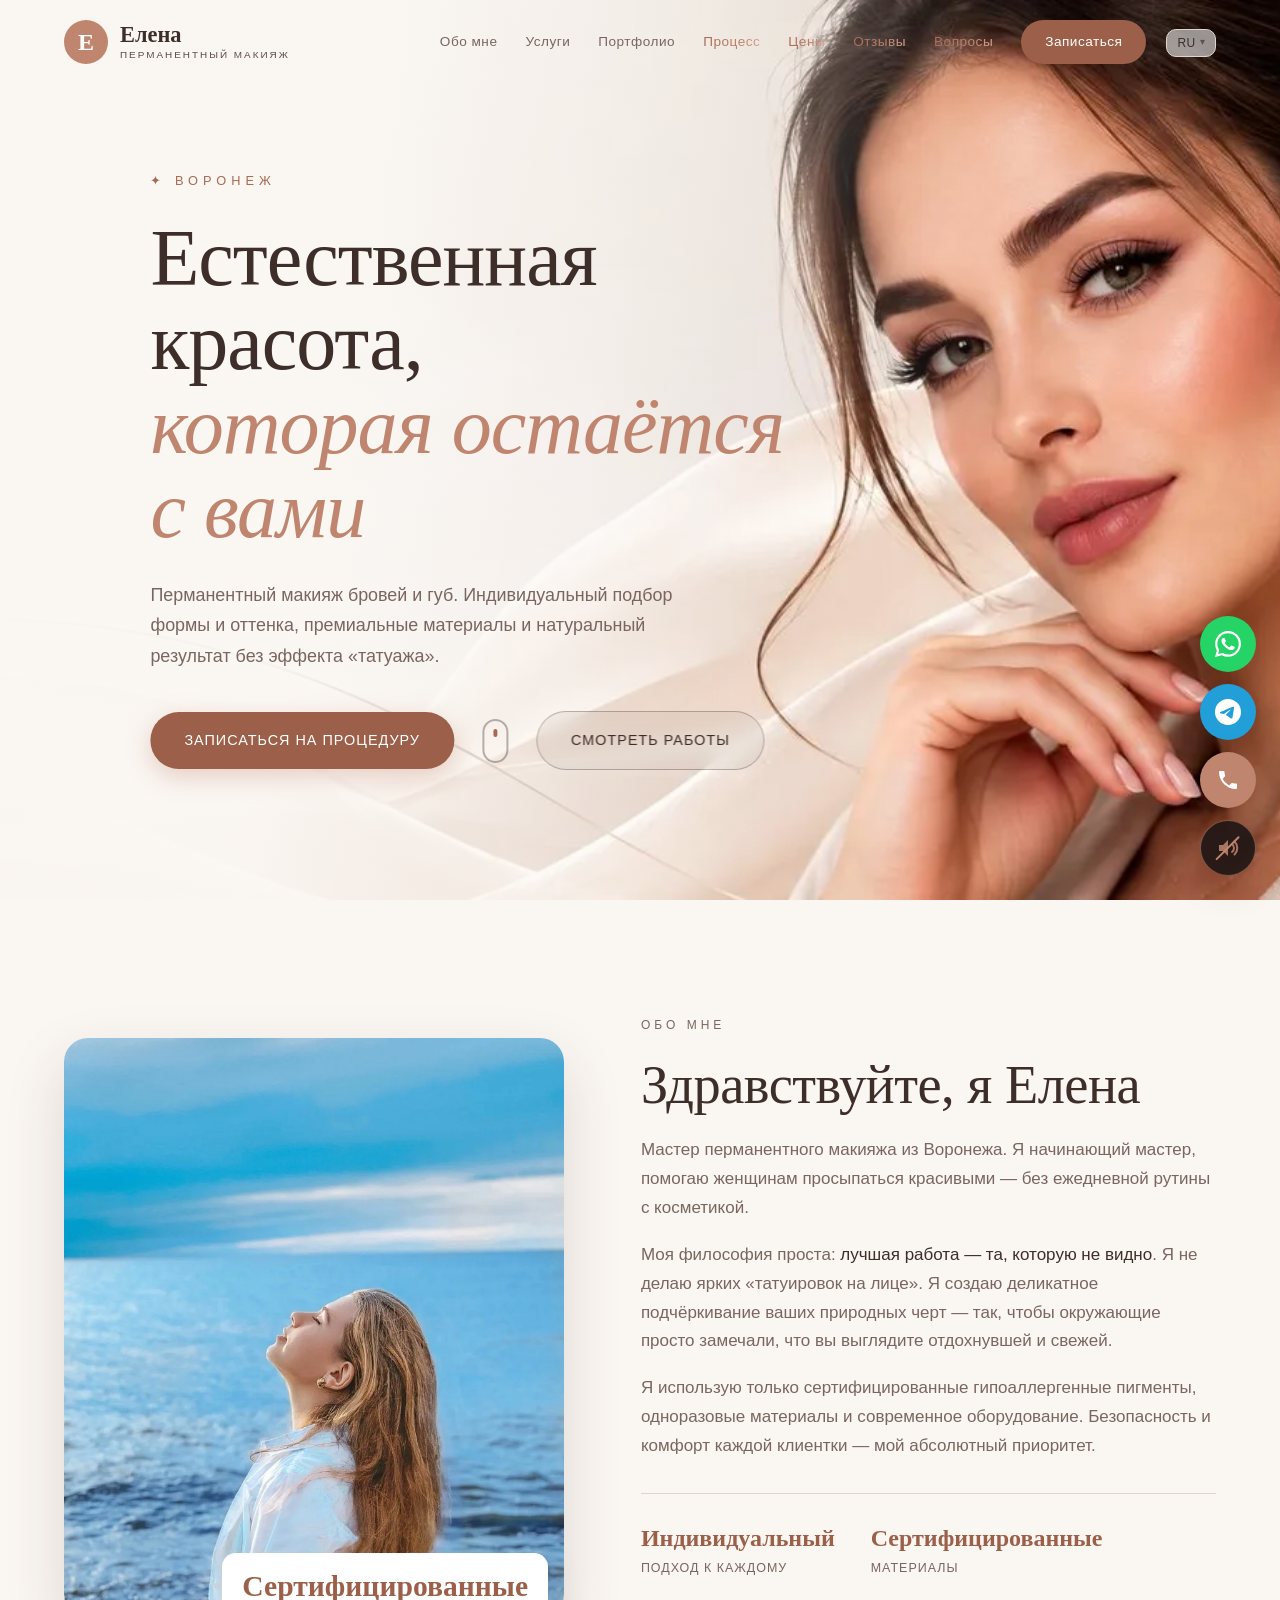
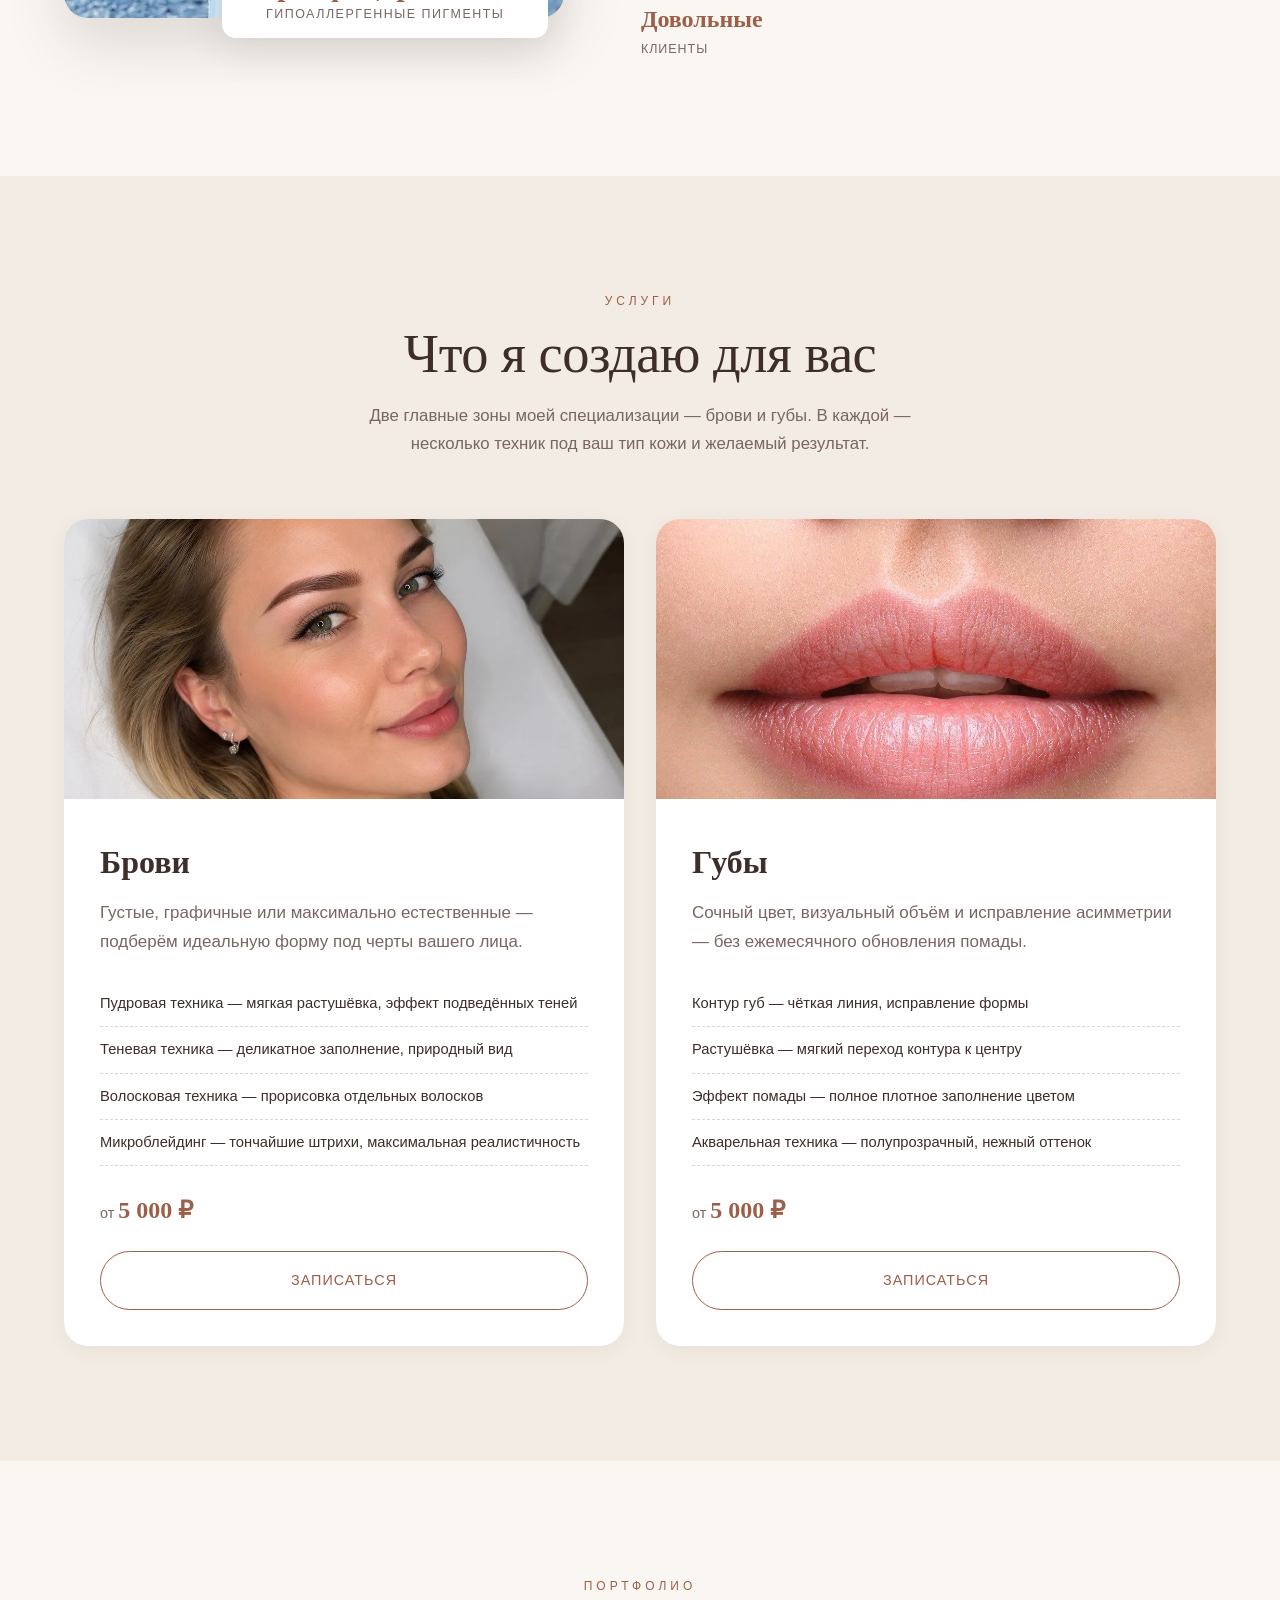
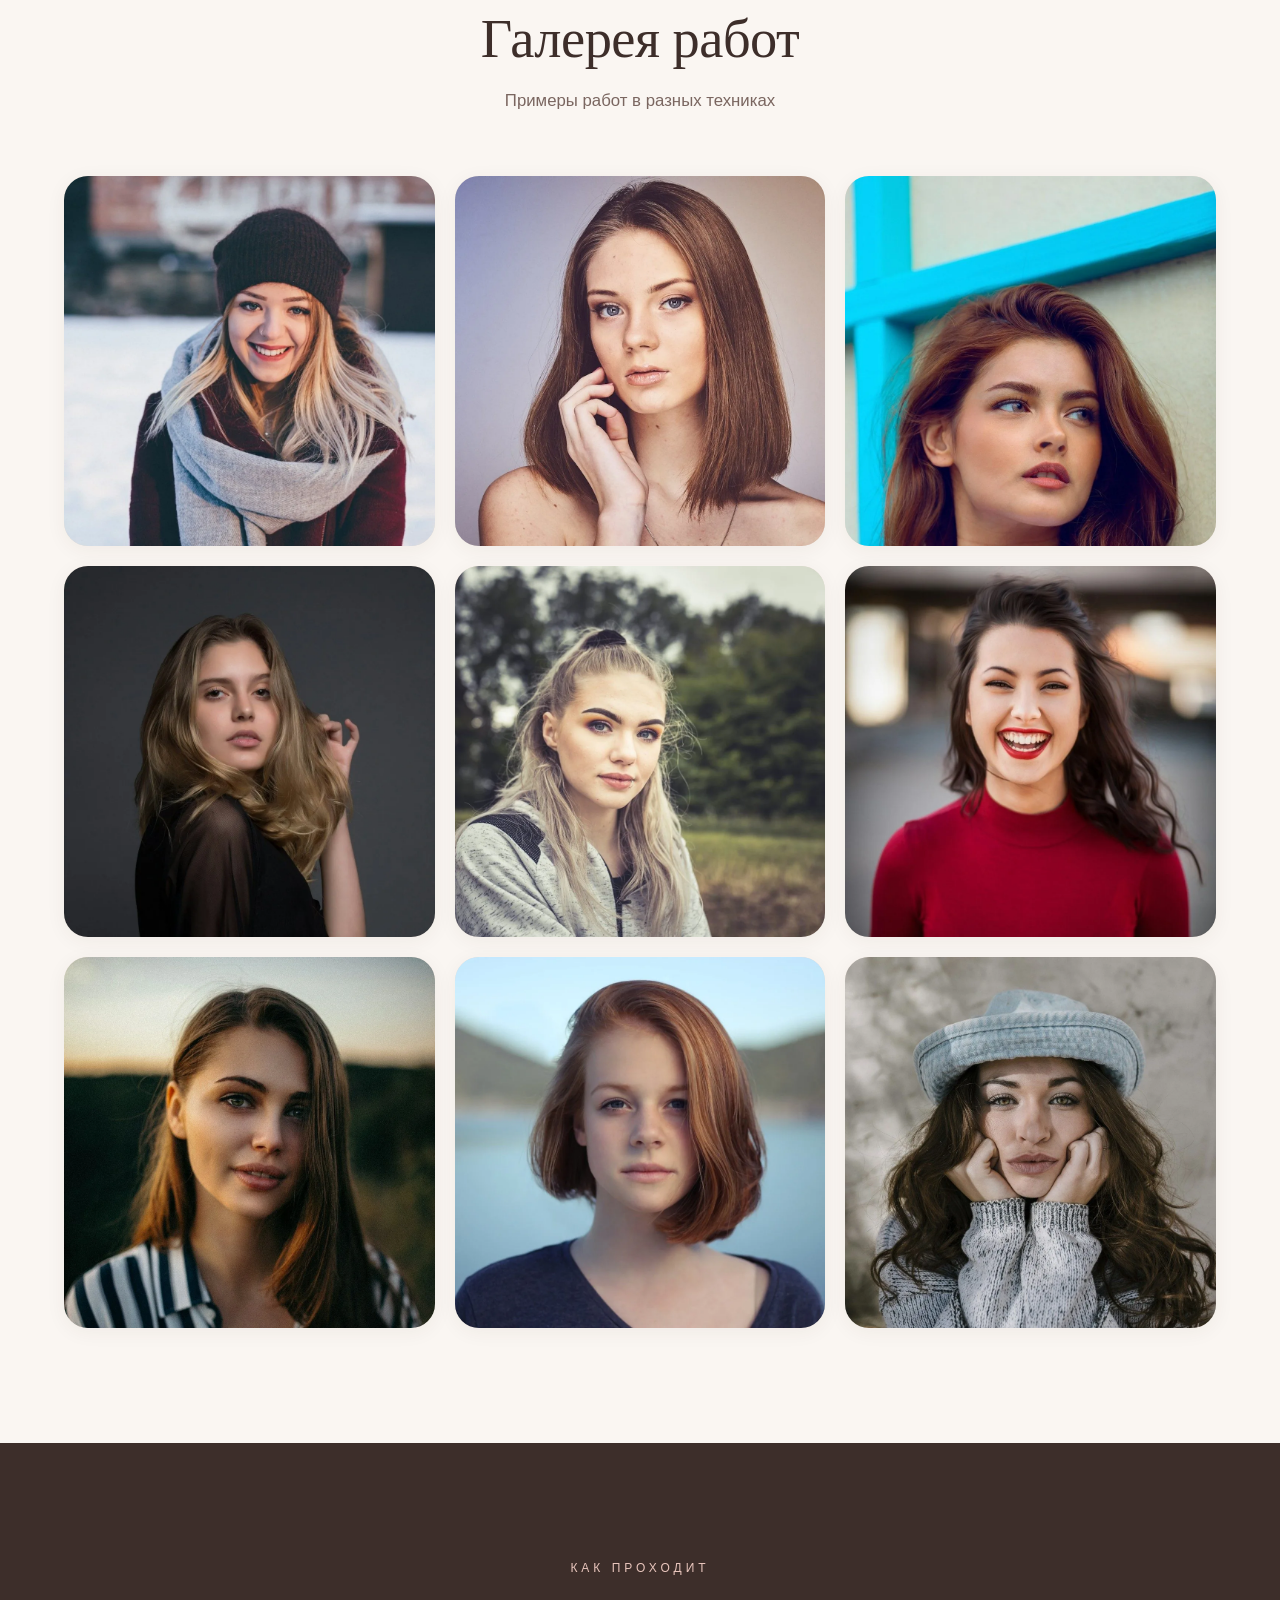
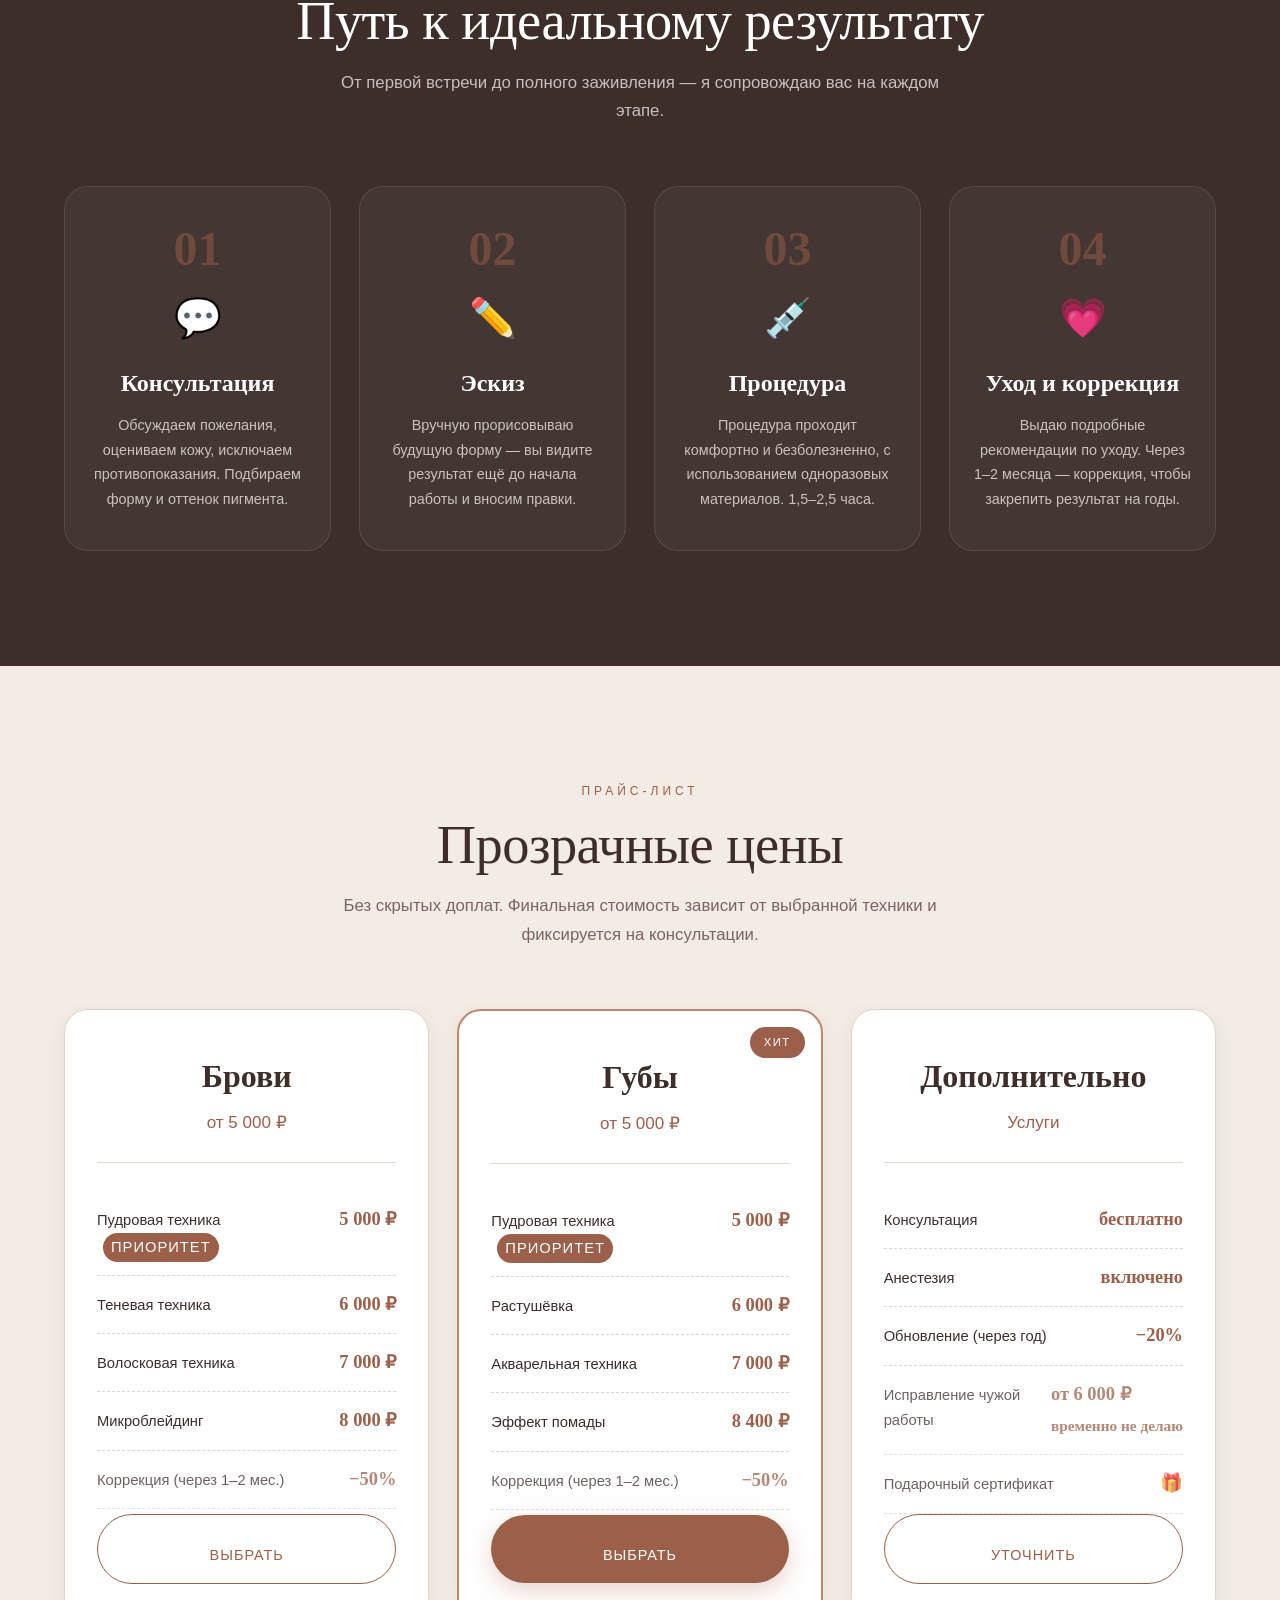
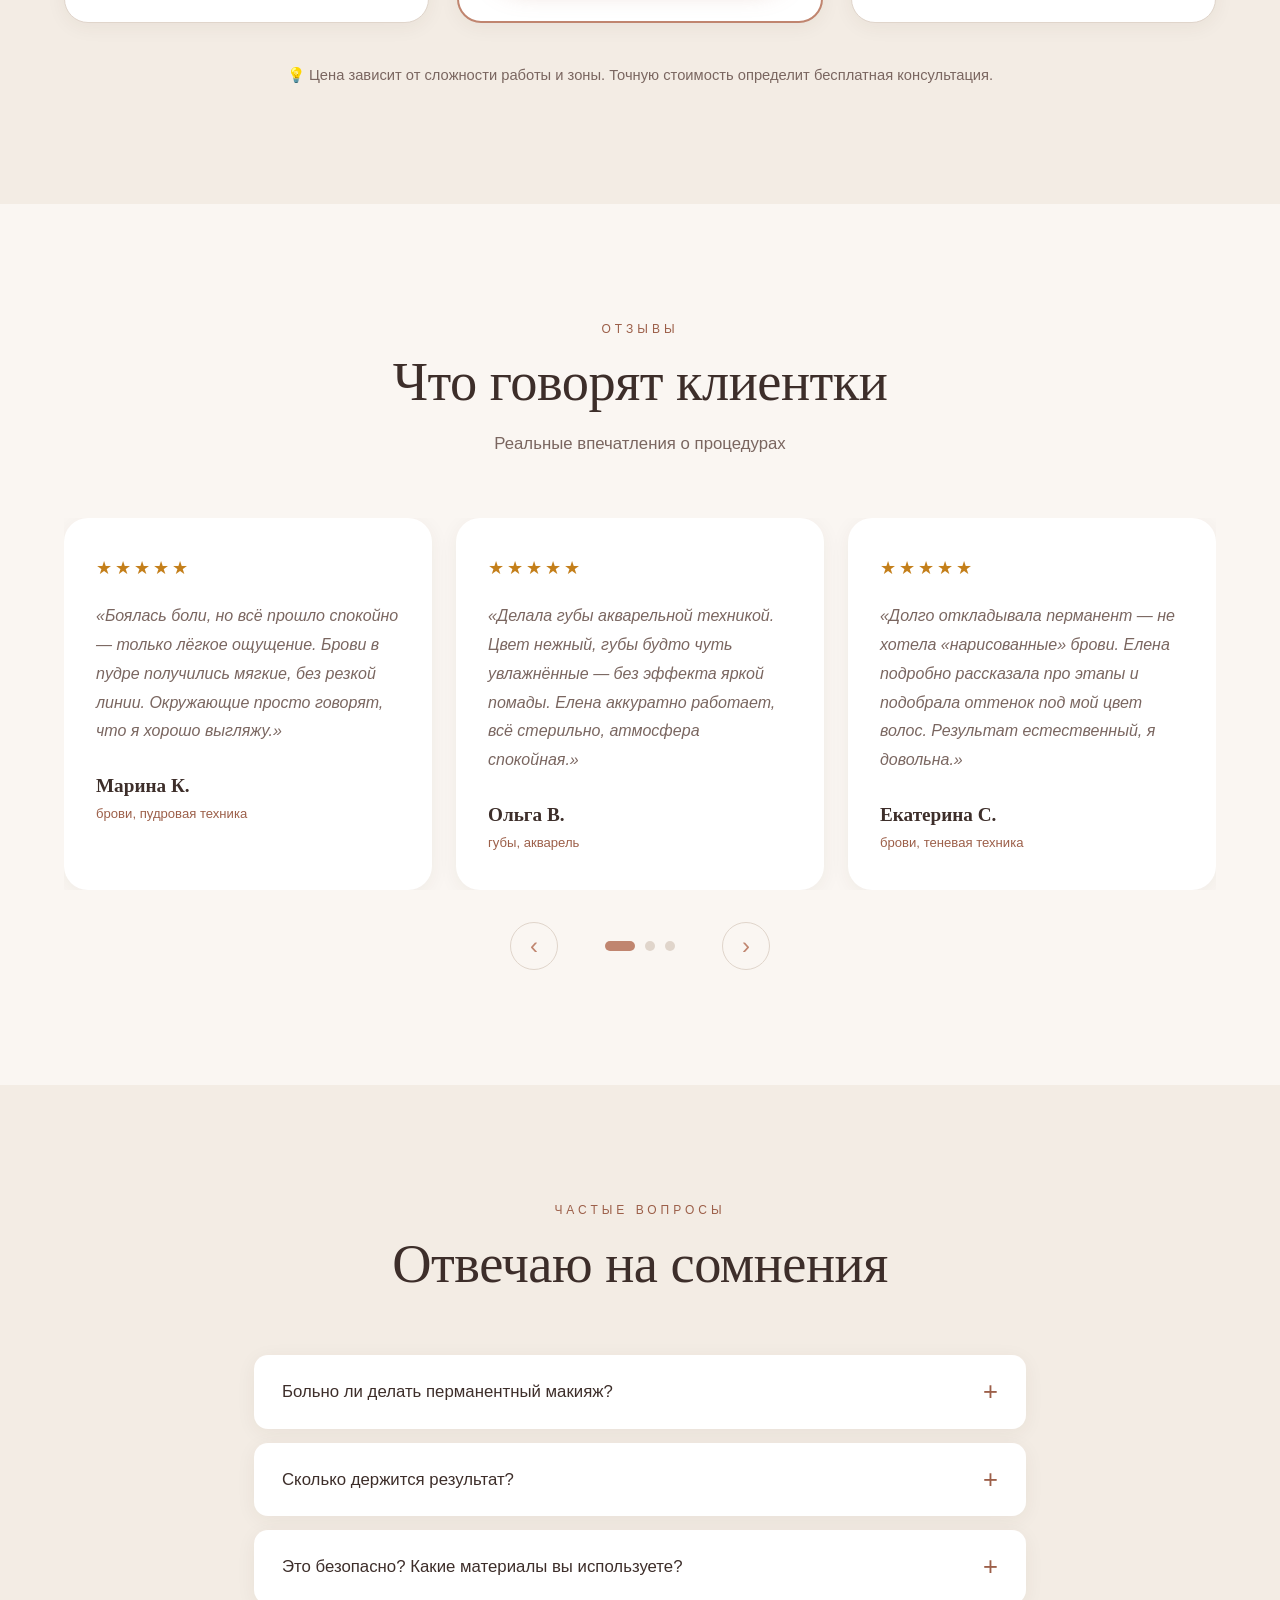
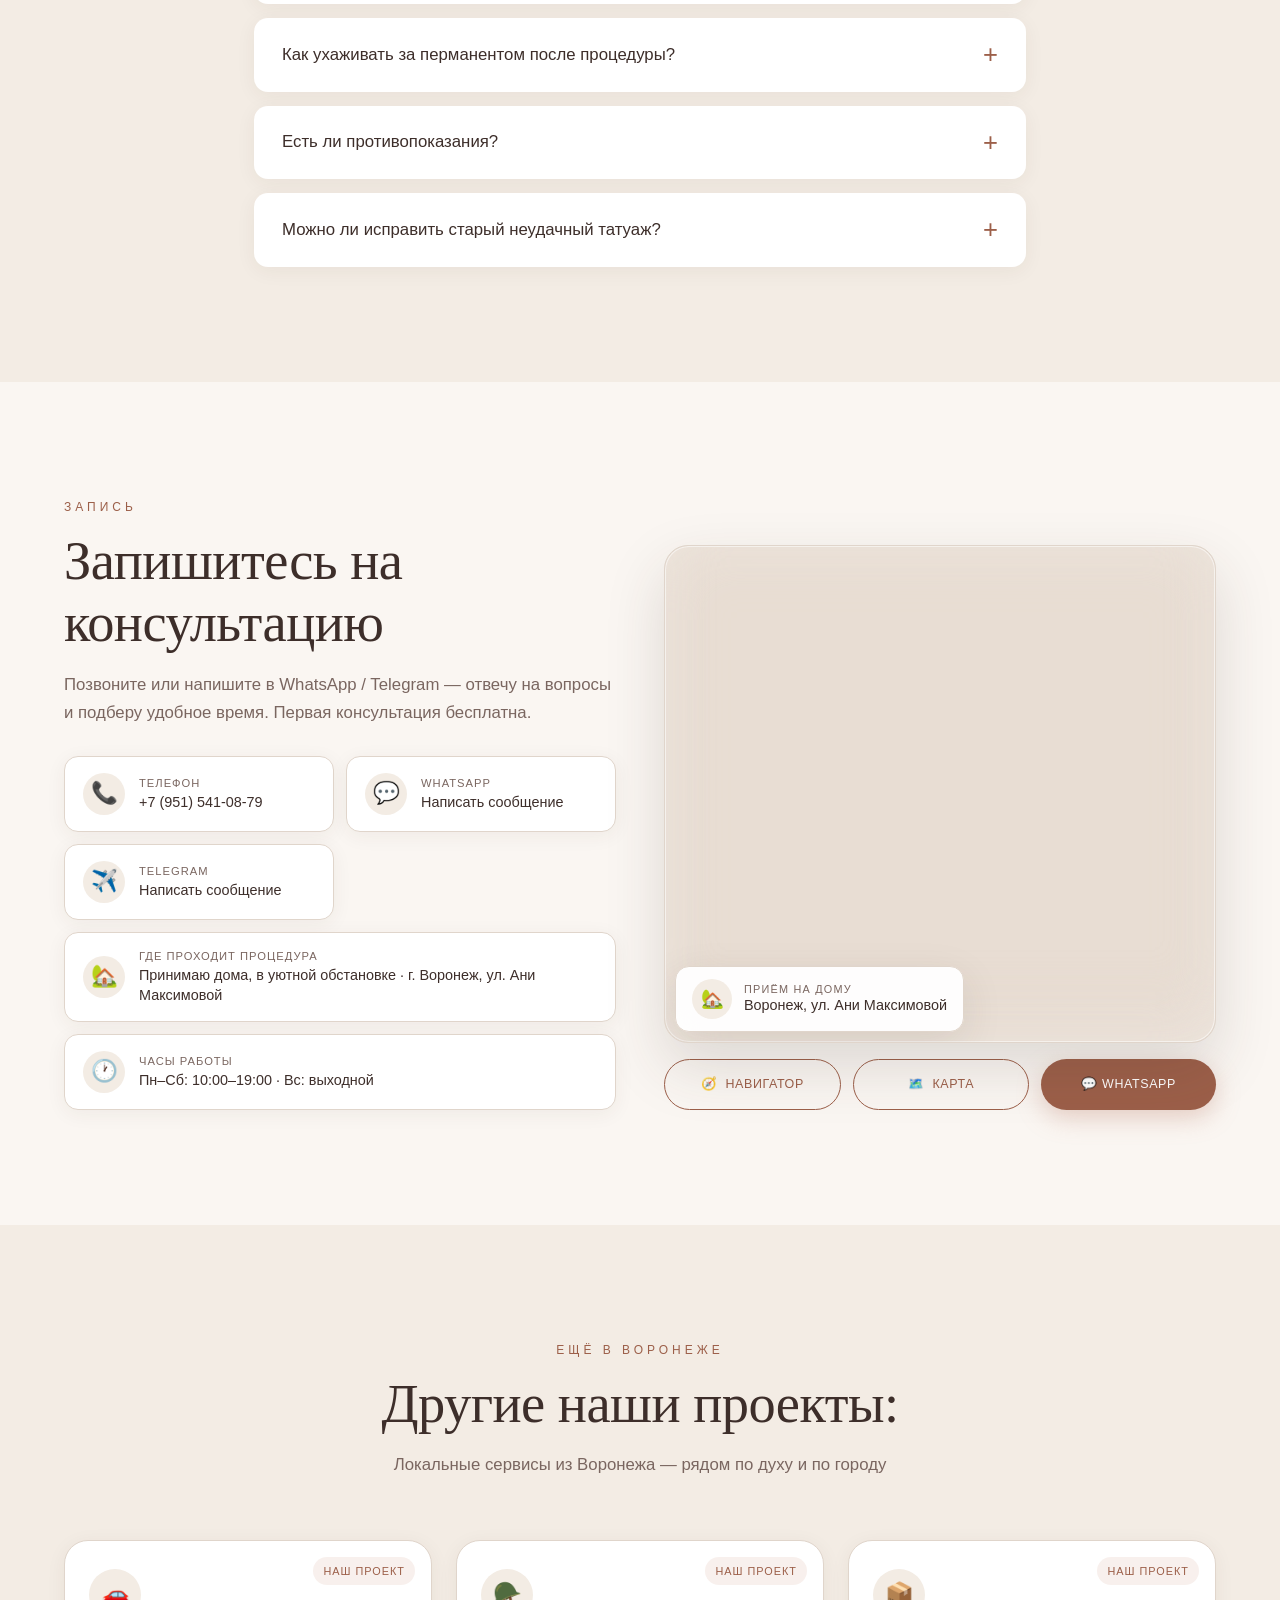
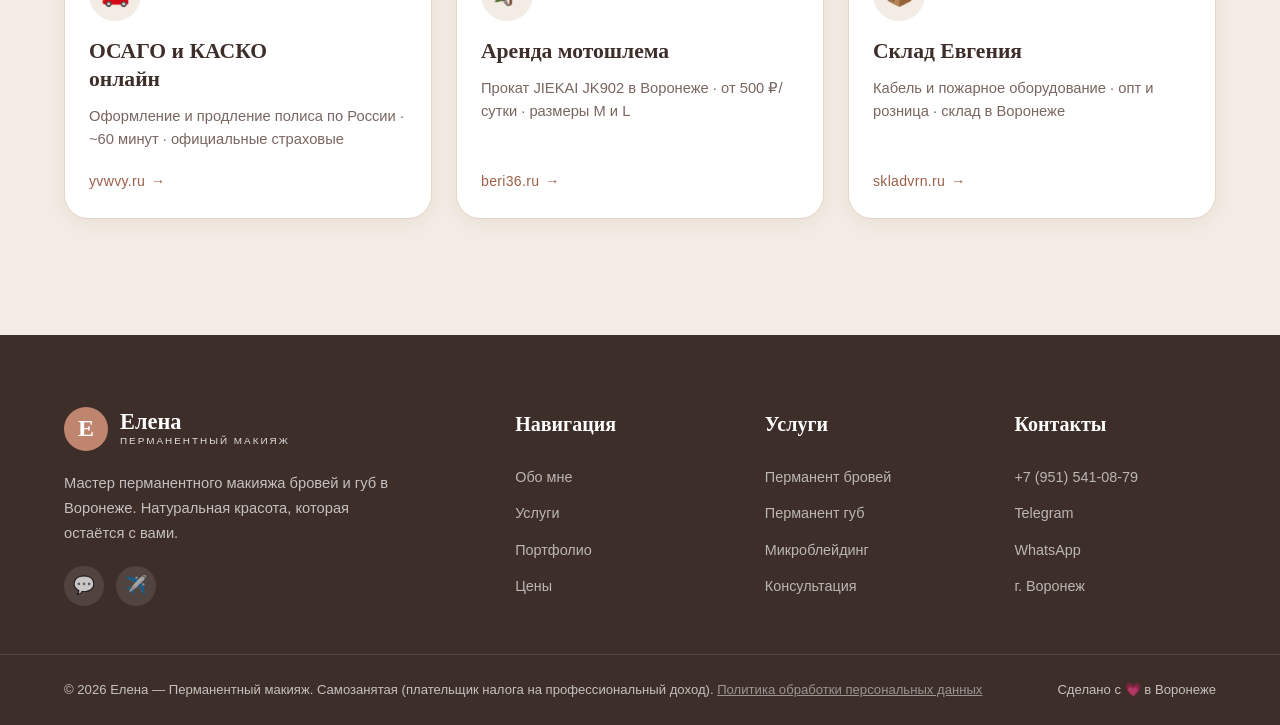
<file: index.html>
<!DOCTYPE html>

<html lang="ru"><script>document.documentElement.classList.add('js');</script>
<head>
<meta charset="utf-8"/>
<meta http-equiv="Content-Security-Policy" content="default-src 'self'; script-src 'self' 'unsafe-inline' https://mc.yandex.ru https://mc.webvisor.org; style-src 'self' 'unsafe-inline' https://fonts.googleapis.com; font-src 'self' https://fonts.gstatic.com; img-src 'self' data: https://mc.yandex.ru; connect-src 'self' https://mc.yandex.ru wss://mc.yandex.ru wss://mc.yandex.com wss://mc.webvisor.org; frame-src https://yandex.ru https://mc.yandex.ru https://mc.yandex.com; base-uri 'self'; form-action 'self'; object-src 'none'; upgrade-insecure-requests"/>
<meta content="width=device-width, initial-scale=1.0, viewport-fit=cover" name="viewport"/>
<meta content="#3D2E2A" name="theme-color"/>
<meta content="index, follow" name="robots"/>
<meta content="Елена — перманентный макияж, Воронеж" name="author"/>
<meta content="Перманентный макияж бровей и губ в Воронеже: пудровые брови, микроблейдинг, акварельные губы. Натуральный результат, бесплатная консультация." name="description"/>
<meta content="перманентный макияж Воронеж, татуаж бровей Воронеж, пудровые брови Воронеж, микроблейдинг Воронеж, татуаж губ Воронеж, перманентный макияж губ, акварельные губы, волосковая техника бровей, перманент бровей цена, коррекция перманентного макияжа Воронеж" name="keywords"/>
<meta content="7212f6251177285f" name="yandex-verification"/>
<meta content="kPjtt6Nt6N9rTs43Lpr_PBT9k_g7PgXFMlWb2uV_ee8" name="google-site-verification"/>
<!-- Yandex.Metrika counter -->
<script type="text/javascript">
        (function(m,e,t,r,i,k,a){
            m[i]=m[i]||function(){(m[i].a=m[i].a||[]).push(arguments)};
            m[i].l=1*new Date();
            for (var j = 0; j < document.scripts.length; j++) {if (document.scripts[j].src === r) { return; }}
            k=e.createElement(t),a=e.getElementsByTagName(t)[0],k.async=1,k.src=r,a.parentNode.insertBefore(k,a)
        })(window, document,'script','https://mc.yandex.ru/metrika/tag.js?id=111347939', 'ym');

        ym(111347939, 'init', {
            webvisor: true,
            clickmap: true,
            trackLinks: true,
            accurateTrackBounce: true
        });
    </script>
<!-- /Yandex.Metrika counter -->
<title>Перманентный макияж Воронеж — брови и губы | Елена</title>
<!-- Домен: elenaperm.ru -->
<link href="https://elenaperm.ru/" rel="canonical"/><!-- hreflang: у каждого языка теперь своя настоящая статическая страница (не ?lang= на одном URL) — так поисковики видят реальный переведённый контент по каждому адресу, а не зависят от выполнения JS в браузере. x-default ведёт на русскую версию. --><link href="https://elenaperm.ru/" hreflang="ru" rel="alternate"/><link href="https://elenaperm.ru/index-en.html" hreflang="en" rel="alternate"/><link href="https://elenaperm.ru/index-zh.html" hreflang="zh-Hans" rel="alternate"/><link href="https://elenaperm.ru/index-uz.html" hreflang="uz" rel="alternate"/><link href="https://elenaperm.ru/index-ka.html" hreflang="ka" rel="alternate"/><link href="https://elenaperm.ru/index-os.html" hreflang="os" rel="alternate"/><link href="https://elenaperm.ru/index-ky.html" hreflang="ky" rel="alternate"/><link href="https://elenaperm.ru/index-fr.html" hreflang="fr" rel="alternate"/><link href="https://elenaperm.ru/" hreflang="x-default" rel="alternate"/>

<!-- Open Graph / превью ссылок (Telegram, VK и др.) -->
<meta content="website" property="og:type"/>
<meta content="ru_RU" property="og:locale"/><meta content="en_US" property="og:locale:alternate"/><meta content="zh_CN" property="og:locale:alternate"/><meta content="uz_UZ" property="og:locale:alternate"/><meta content="ka_GE" property="og:locale:alternate"/><meta content="os_RU" property="og:locale:alternate"/><meta content="ky_KG" property="og:locale:alternate"/><meta content="fr_FR" property="og:locale:alternate"/>






<meta content="Перманентный макияж Воронеж — брови и губы | Елена" property="og:title"/>
<meta content="Перманентный макияж бровей и губ в Воронеже — пудровые брови, микроблейдинг, акварельные губы. Натуральный результат, гипоаллергенные пигменты. Запись на бесплатную консультацию." property="og:description"/>
<meta content="https://elenaperm.ru/images/hero-bg-new.jpg" property="og:image"/>
<meta content="1400" property="og:image:width"/>
<meta content="642" property="og:image:height"/>
<meta content="Перманентный макияж бровей и губ в Воронеже — мастер Елена" property="og:image:alt"/>
<meta content="https://elenaperm.ru/" property="og:url"/>
<meta content="Елена — Перманентный макияж" property="og:site_name"/>
<!-- twitter: meta-теги убраны (X/Twitter ограничен в РФ) -->
<!-- Favicon -->
<link href="favicon.svg" rel="icon" type="image/svg+xml"/>
<link href="favicon-32.png" rel="icon" sizes="32x32" type="image/png"/>
<link href="apple-touch-icon.png" rel="apple-touch-icon"/>
<!-- Fonts -->
<link href="https://fonts.googleapis.com" rel="preconnect"/>
<link crossorigin="" href="https://fonts.gstatic.com" rel="preconnect"/>
<link href="https://fonts.googleapis.com/css2?family=Cormorant+Garamond:wght@400;500;600;700&amp;family=Jost:wght@300;400;500;600&amp;display=swap" rel="stylesheet"/>
<!-- Styles -->
<!-- Предзагрузка hero-фона: WebP для современных браузеров (~40% легче), JPG сам подтянется как фон в CSS для старых -->
<link as="image" fetchpriority="high" href="images/hero-bg-new.webp" rel="preload" type="image/webp"/>
<link href="css/style.css?v=7" rel="stylesheet"/>
<!-- Структурированные данные для поиска/карт -->
<script type="application/ld+json">
    {
        "@context": "https://schema.org",
        "@type": "BeautySalon",
        "@id": "https://elenaperm.ru/#business",
        "name": "Елена — Перманентный макияж",
        "description": "Перманентный макияж бровей и губ в Воронеже: пудровые брови, микроблейдинг, волосковая техника, акварельные губы и эффект помады. Натуральный результат, гипоаллергенные пигменты, индивидуальный подбор формы и цвета.",
        "image": "https://elenaperm.ru/images/hero-bg-new.jpg",
        "url": "https://elenaperm.ru/",
        "telephone": "+79515410879",
        "priceRange": "от 5000 ₽",
        "currenciesAccepted": "RUB",
        "address": {
            "@type": "PostalAddress",
            "streetAddress": "ул. Ани Максимовой",
            "addressLocality": "Воронеж",
            "addressRegion": "Воронежская область",
            "addressCountry": "RU"
        },
        "geo": {
            "@type": "GeoCoordinates",
            "latitude": 51.581948,
            "longitude": 39.323545
        },
        "areaServed": {
            "@type": "City",
            "name": "Воронеж"
        },
        "sameAs": [
            "https://wa.me/79515410879",
            "https://t.me/Annship_Psy_CTR"
        ],
        "openingHoursSpecification": [
            {
                "@type": "OpeningHoursSpecification",
                "dayOfWeek": ["Monday","Tuesday","Wednesday","Thursday","Friday","Saturday"],
                "opens": "10:00",
                "closes": "19:00"
            }
        ],
        "hasOfferCatalog": {
            "@type": "OfferCatalog",
            "name": "Услуги перманентного макияжа",
            "itemListElement": [
                {
                    "@type": "Offer",
                    "itemOffered": { "@type": "Service", "name": "Перманентный макияж бровей (пудровая, теневая, волосковая техника, микроблейдинг)" },
                    "priceCurrency": "RUB",
                    "price": "5000"
                },
                {
                    "@type": "Offer",
                    "itemOffered": { "@type": "Service", "name": "Перманентный макияж губ (контур, растушёвка, акварель, эффект помады)" },
                    "priceCurrency": "RUB",
                    "price": "5000"
                }
            ]
        }
    }
    </script>
</head>
<body>
<!-- Пиксель Яндекс.Метрики для случая без JS — по спецификации HTML5 <noscript><div> не может
         жить внутри <head> (там разрешены только link/style/meta), поэтому перенесено сюда. -->
<noscript><div><img alt="" src="https://mc.yandex.ru/watch/111347939" style="position:absolute; left:-9999px;"/></div></noscript>
<a class="skip-link" href="#hero">Перейти к содержимому</a>
<!-- Оверлей мобильного меню -->
<div aria-hidden="true" class="nav-overlay" id="navOverlay"></div>
<!-- ============ ПЛАВАЮЩИЕ КНОПКИ ============ -->
<div class="floating-buttons">
<a aria-label="WhatsApp" class="float-btn float-whatsapp" href="https://wa.me/79515410879" rel="noopener noreferrer" target="_blank">
<svg fill="currentColor" height="26" viewbox="0 0 24 24" width="26"><path d="M17.472 14.382c-.297-.149-1.758-.867-2.03-.967-.273-.099-.471-.148-.67.15-.197.297-.767.966-.94 1.164-.173.199-.347.223-.644.075-.297-.15-1.255-.463-2.39-1.475-.883-.788-1.48-1.761-1.653-2.059-.173-.297-.018-.458.13-.606.134-.133.298-.347.446-.52.149-.174.198-.298.298-.497.099-.198.05-.371-.025-.52-.075-.149-.669-1.612-.916-2.207-.242-.579-.487-.5-.669-.51-.173-.008-.371-.01-.57-.01-.198 0-.52.074-.792.372-.272.297-1.04 1.016-1.04 2.479 0 1.462 1.065 2.875 1.213 3.074.149.198 2.096 3.2 5.077 4.487.709.306 1.262.489 1.694.625.712.227 1.36.195 1.871.118.571-.085 1.758-.719 2.006-1.413.248-.694.248-1.289.173-1.413-.074-.124-.272-.198-.57-.347m-5.421 7.403h-.004a9.87 9.87 0 01-5.031-1.378l-.361-.214-3.741.982.998-3.648-.235-.374a9.86 9.86 0 01-1.51-5.26c.001-5.45 4.436-9.884 9.888-9.884 2.64 0 5.122 1.03 6.988 2.898a9.825 9.825 0 012.893 6.994c-.003 5.45-4.437 9.884-9.885 9.884m8.413-18.297A11.815 11.815 0 0012.05 0C5.495 0 .16 5.335.157 11.892c0 2.096.547 4.142 1.588 5.945L.057 24l6.305-1.654a11.882 11.882 0 005.683 1.448h.005c6.554 0 11.89-5.335 11.893-11.893a11.821 11.821 0 00-3.48-8.413Z"></path></svg>
</a>
<a aria-label="Telegram" class="float-btn float-telegram" href="https://t.me/Annship_Psy_CTR" rel="noopener noreferrer" target="_blank">
<svg fill="currentColor" height="26" viewbox="0 0 24 24" width="26"><path d="M11.944 0A12 12 0 0 0 0 12a12 12 0 0 0 12 12 12 12 0 0 0 12-12A12 12 0 0 0 12 0a12 12 0 0 0-.056 0zm4.962 7.224c.1-.002.321.023.465.14a.506.506 0 0 1 .171.325c.016.093.036.306.02.472-.18 1.898-.962 6.502-1.36 8.627-.168.9-.499 1.201-.82 1.23-.696.065-1.225-.46-1.9-.902-1.056-.693-1.653-1.124-2.678-1.8-1.185-.78-.417-1.21.258-1.91.177-.184 3.247-2.977 3.307-3.23.007-.032.014-.15-.056-.212s-.174-.041-.249-.024c-.106.024-1.793 1.14-5.061 3.345-.48.33-.913.49-1.302.48-.428-.008-1.252-.241-1.865-.44-.752-.245-1.349-.374-1.297-.789.027-.216.325-.437.893-.663 3.498-1.524 5.83-2.529 6.998-3.014 3.332-1.386 4.025-1.627 4.476-1.635z"></path></svg>
</a>
<a aria-label="Позвонить" class="float-btn float-phone" href="tel:+79515410879">
<svg fill="currentColor" height="24" viewbox="0 0 24 24" width="24"><path d="M6.62 10.79c1.44 2.83 3.76 5.14 6.59 6.59l2.2-2.2c.27-.27.67-.36 1.02-.24 1.12.37 2.33.57 3.57.57.55 0 1 .45 1 1V20c0 .55-.45 1-1 1-9.39 0-17-7.61-17-17 0-.55.45-1 1-1h3.5c.55 0 1 .45 1 1 0 1.25.2 2.45.57 3.57.11.35.03.74-.25 1.02l-2.2 2.2z"></path></svg>
</a>
<button aria-label="Музыка" aria-pressed="false" class="float-btn float-music" id="musicToggle" type="button">
<svg fill="currentColor" height="24" viewbox="0 0 24 24" width="24"><path d="M3 9v6h4l5 5V4L7 9H3z"/><path d="M16 8a5 5 0 0 1 0 8" fill="none" stroke="currentColor" stroke-width="2" stroke-linecap="round"/><path d="M18.5 5.5a9 9 0 0 1 0 13" fill="none" stroke="currentColor" stroke-width="2" stroke-linecap="round"/></svg>
</button>
</div>
<!-- ============ НАВИГАЦИЯ ============ -->
<header class="navbar" id="navbar">
<div class="container nav-container">
<a class="logo" href="#hero">
<span class="logo-mark">Е</span>
<span class="logo-text">Елена<small>перманентный макияж</small></span>
</a>
<nav class="nav-menu" id="navMenu">
<a class="nav-link" href="#about">Обо мне</a>
<a class="nav-link" href="#services">Услуги</a>
<a class="nav-link" href="#portfolio">Портфолио</a>
<a class="nav-link nav-link-gradient" href="#process">Процесс</a>
<a class="nav-link nav-link-gradient" href="#pricing">Цены</a>
<a class="nav-link nav-link-gradient" href="#reviews">Отзывы</a>
<a class="nav-link nav-link-gradient" href="#faq">Вопросы</a>
<a class="nav-link nav-cta" href="#booking">Записаться</a>
</nav>
<div aria-label="Language" class="lang-dropdown lang-dropdown-static" id="langSwitcher"><button aria-expanded="false" aria-haspopup="listbox" aria-label="Language" class="lang-toggle" id="langToggle" type="button"><span class="lang-current" id="langCurrent">RU</span><span aria-hidden="true" class="lang-chevron">▾</span></button><div aria-label="Language" class="lang-menu" id="langMenu" role="listbox"><span aria-selected="true" class="lang-option active" role="option"><span class="lang-option-code">RU</span><span class="lang-option-name">Русский</span></span><a aria-selected="false" class="lang-option" href="index-en.html" role="option"><span class="lang-option-code">EN</span><span class="lang-option-name">English</span></a><a aria-selected="false" class="lang-option" href="index-zh.html" role="option"><span class="lang-option-code">中文</span><span class="lang-option-name">中文</span></a><a aria-selected="false" class="lang-option" href="index-uz.html" role="option"><span class="lang-option-code">UZ</span><span class="lang-option-name">O'zbekcha</span></a><a aria-selected="false" class="lang-option" href="index-ka.html" role="option"><span class="lang-option-code">KA</span><span class="lang-option-name">ქართული</span></a><a aria-selected="false" class="lang-option" href="index-os.html" role="option"><span class="lang-option-code">OS</span><span class="lang-option-name">Ирон</span></a><a aria-selected="false" class="lang-option" href="index-ky.html" role="option"><span class="lang-option-code">KY</span><span class="lang-option-name">Кыргызча</span></a><a aria-selected="false" class="lang-option" href="index-fr.html" role="option"><span class="lang-option-code">FR</span><span class="lang-option-name">Français</span></a></div></div>
<button aria-label="Меню" class="burger" id="burger" type="button">
<span></span><span></span><span></span>
</button>
</div>
</header>
<!-- ============ HERO ============ -->
<section class="hero" id="hero">
<div class="hero-overlay"></div>
<div class="container hero-content">
<p class="hero-tagline reveal">✦ Воронеж</p>
<h1 class="hero-title reveal">Естественная красота,<br/><em>которая остаётся с вами</em></h1>
<p class="hero-subtitle reveal">Перманентный макияж бровей и губ. Индивидуальный подбор формы и оттенка, премиальные материалы и натуральный результат без эффекта «татуажа».</p>
<div class="hero-cta reveal">
<div class="hero-buttons">
<a class="btn btn-primary" href="#booking">Записаться на процедуру</a>
<a aria-label="Прокрутить вниз" class="hero-scroll" href="#about">
<span></span>
</a>
<a class="btn btn-ghost" href="#portfolio">Смотреть работы</a>
</div>
</div>
</div>
</section>
<!-- ============ О ЕЛЕНЕ ============ -->
<section class="section about" id="about">
<div class="container about-grid">
<div class="about-image reveal">
<picture><source srcset="images/about-elena.webp" type="image/webp"/><img alt="Елена — мастер перманентного макияжа бровей и губ в Воронеже" height="1067" loading="lazy" src="images/about-elena.jpg" width="800"/></picture>
<div class="about-badge">
<span class="badge-num">Сертифицированные</span>
<span class="badge-text">гипоаллергенные пигменты</span>
</div>
</div>
<div class="about-text reveal">
<p class="eyebrow">обо мне</p>
<h2 class="section-title">Здравствуйте, я Елена</h2>
<p>Мастер перманентного макияжа из Воронежа. Я начинающий мастер, помогаю женщинам просыпаться красивыми — без ежедневной рутины с косметикой.</p>
<p>Моя философия проста: <strong>лучшая работа — та, которую не видно</strong>. Я не делаю ярких «татуировок на лице». Я создаю деликатное подчёркивание ваших природных черт — так, чтобы окружающие просто замечали, что вы выглядите отдохнувшей и свежей.</p>
<p>Я использую только сертифицированные гипоаллергенные пигменты, одноразовые материалы и современное оборудование. Безопасность и комфорт каждой клиентки — мой абсолютный приоритет.</p>
<div class="about-stats">
<div class="stat">
<span class="stat-num stat-text">Индивидуальный</span>
<span class="stat-label">подход к каждому</span>
</div>
<div class="stat">
<span class="stat-num stat-text">Сертифицированные</span>
<span class="stat-label">материалы</span>
</div>
<div class="stat">
<span class="stat-num stat-text">Довольные</span>
<span class="stat-label">клиенты</span>
</div>
</div>
</div>
</div>
</section>
<!-- ============ УСЛУГИ ============ -->
<section class="section services" id="services">
<div class="container">
<div class="section-head reveal">
<p class="eyebrow">услуги</p>
<h2 class="section-title">Что я создаю для вас</h2>
<p class="section-sub">Две главные зоны моей специализации — брови и губы. В каждой — несколько техник под ваш тип кожи и желаемый результат.</p>
</div>
<div class="services-grid">
<!-- БРОВИ -->
<article class="service-card reveal">
<div class="service-img">
<picture><source srcset="images/service-brows.webp" type="image/webp"/><img alt="Перманентный макияж бровей Воронеж — пудровая и волосковая техника" height="733" loading="lazy" src="images/service-brows.jpg" width="1100"/></picture>
</div>
<div class="service-body">
<h3>Брови</h3>
<p class="service-desc">Густые, графичные или максимально естественные — подберём идеальную форму под черты вашего лица.</p>
<ul class="service-list">
<li>Пудровая техника — мягкая растушёвка, эффект подведённых теней</li>
<li>Теневая техника — деликатное заполнение, природный вид</li>
<li>Волосковая техника — прорисовка отдельных волосков</li>
<li>Микроблейдинг — тончайшие штрихи, максимальная реалистичность</li>
</ul>
<div class="service-from"><span>от</span> <strong>5 000 ₽</strong></div>
<a class="btn btn-outline" href="#booking">Записаться</a>
</div>
</article>
<!-- ГУБЫ -->
<article class="service-card reveal">
<div class="service-img">
<picture><source srcset="images/service-lips.webp" type="image/webp"/><img alt="Перманентный макияж губ Воронеж — акварельная техника и эффект помады" height="798" loading="lazy" src="images/service-lips.jpg" width="1077"/></picture>
</div>
<div class="service-body">
<h3>Губы</h3>
<p class="service-desc">Сочный цвет, визуальный объём и исправление асимметрии — без ежемесячного обновления помады.</p>
<ul class="service-list">
<li>Контур губ — чёткая линия, исправление формы</li>
<li>Растушёвка — мягкий переход контура к центру</li>
<li>Эффект помады — полное плотное заполнение цветом</li>
<li>Акварельная техника — полупрозрачный, нежный оттенок</li>
</ul>
<div class="service-from"><span>от</span> <strong>5 000 ₽</strong></div>
<a class="btn btn-outline" href="#booking">Записаться</a>
</div>
</article>
</div>
</div>
</section>
<!-- ============ ГАЛЕРЕЯ РАБОТ ============ -->
<section class="section portfolio" id="portfolio">
<div class="container">
<div class="section-head reveal">
<p class="eyebrow">портфолио</p>
<h2 class="section-title">Галерея работ</h2>
<p class="section-sub">Примеры работ в разных техниках</p>
</div>
<div class="portfolio-grid">
<div class="portfolio-item reveal"><picture><source srcset="images/g1.webp" type="image/webp"/><img alt="Пудровые брови — работа мастера Елены в Воронеже" height="1000" loading="lazy" src="images/g1.jpg" width="1000"/></picture></div>
<div class="portfolio-item reveal"><picture><source srcset="images/g2.webp" type="image/webp"/><img alt="Перманентный макияж бровей — натуральный результат" height="1000" loading="lazy" src="images/g2.jpg" width="1000"/></picture></div>
<div class="portfolio-item reveal"><picture><source srcset="images/g3.webp" type="image/webp"/><img alt="Акварельные губы — перманентный макияж в Воронеже" height="1000" loading="lazy" src="images/g3.jpg" width="1000"/></picture></div>
<div class="portfolio-item reveal"><picture><source srcset="images/g4.webp" type="image/webp"/><img alt="Перманент бровей и губ — до и после" height="1000" loading="lazy" src="images/g4.jpg" width="1000"/></picture></div>
<div class="portfolio-item reveal"><picture><source srcset="images/g5.webp" type="image/webp"/><img alt="Микроблейдинг бровей — работа Елены" height="1000" loading="lazy" src="images/g5.jpg" width="1000"/></picture></div>
<div class="portfolio-item reveal"><picture><source srcset="images/g6.webp" type="image/webp"/><img alt="Теневая техника бровей — перманентный макияж" height="1000" loading="lazy" src="images/g6.jpg" width="1000"/></picture></div>
<div class="portfolio-item reveal"><picture><source srcset="images/g7.webp" type="image/webp"/><img alt="Волосковая техника бровей Воронеж" height="1000" loading="lazy" src="images/g7.jpg" width="1000"/></picture></div>
<div class="portfolio-item reveal"><picture><source srcset="images/g8.webp" type="image/webp"/><img alt="Перманентный макияж губ — эффект помады" height="1000" loading="lazy" src="images/g8.jpg" width="1000"/></picture></div>
<div class="portfolio-item reveal"><picture><source srcset="images/g9.webp" type="image/webp"/><img alt="Натуральный перманентный макияж бровей и губ" height="1000" loading="lazy" src="images/g9.jpg" width="1000"/></picture></div>
</div>
</div>
</section>
<!-- ============ ПРОЦЕСС ============ -->
<section class="section process" id="process">
<div class="container">
<div class="section-head reveal">
<p class="eyebrow">как проходит</p>
<h2 class="section-title">Путь к идеальному результату</h2>
<p class="section-sub">От первой встречи до полного заживления — я сопровождаю вас на каждом этапе.</p>
</div>
<div class="process-timeline">
<div class="process-step reveal">
<div class="step-num">01</div>
<div class="step-icon">💬</div>
<h3>Консультация</h3>
<p>Обсуждаем пожелания, оцениваем кожу, исключаем противопоказания. Подбираем форму и оттенок пигмента.</p>
</div>
<div class="process-step reveal">
<div class="step-num">02</div>
<div class="step-icon">✏️</div>
<h3>Эскиз</h3>
<p>Вручную прорисовываю будущую форму — вы видите результат ещё до начала работы и вносим правки.</p>
</div>
<div class="process-step reveal">
<div class="step-num">03</div>
<div class="step-icon">💉</div>
<h3>Процедура</h3>
<p>Процедура проходит комфортно и безболезненно, с использованием одноразовых материалов. 1,5–2,5 часа.</p>
</div>
<div class="process-step reveal">
<div class="step-num">04</div>
<div class="step-icon">💗</div>
<h3>Уход и коррекция</h3>
<p>Выдаю подробные рекомендации по уходу. Через 1–2 месяца — коррекция, чтобы закрепить результат на годы.</p>
</div>
</div>
</div>
</section>
<!-- ============ ЦЕНЫ ============ -->
<section class="section pricing" id="pricing">
<div class="container">
<div class="section-head reveal">
<p class="eyebrow">прайс-лист</p>
<h2 class="section-title">Прозрачные цены</h2>
<p class="section-sub">Без скрытых доплат. Финальная стоимость зависит от выбранной техники и фиксируется на консультации.</p>
</div>
<div class="pricing-grid">
<!-- БРОВИ -->
<div class="price-card reveal">
<div class="price-head">
<h3>Брови</h3>
<p><span>от</span> 5 000 ₽</p>
</div>
<ul class="price-list">
<li><span>Пудровая техника <span class="price-priority">приоритет</span></span><strong>5 000 ₽</strong></li>
<li><span>Теневая техника</span><strong>6 000 ₽</strong></li>
<li><span>Волосковая техника</span><strong>7 000 ₽</strong></li>
<li><span>Микроблейдинг</span><strong>8 000 ₽</strong></li>
<li class="price-note"><span>Коррекция (через 1–2 мес.)</span><strong>−50%</strong></li>
</ul>
<a class="btn btn-outline btn-block" href="#booking">Выбрать</a>
</div>
<!-- ГУБЫ -->
<div class="price-card price-featured reveal">
<div class="price-badge">Хит</div>
<div class="price-head">
<h3>Губы</h3>
<p><span>от</span> 5 000 ₽</p>
</div>
<ul class="price-list">
<li><span>Пудровая техника <span class="price-priority">приоритет</span></span><strong>5 000 ₽</strong></li>
<li><span>Растушёвка</span><strong>6 000 ₽</strong></li>
<li><span>Акварельная техника</span><strong>7 000 ₽</strong></li>
<li><span>Эффект помады</span><strong>8 400 ₽</strong></li>
<li class="price-note"><span>Коррекция (через 1–2 мес.)</span><strong>−50%</strong></li>
</ul>
<a class="btn btn-primary btn-block" href="#booking">Выбрать</a>
</div>
<!-- ДОПОЛНИТЕЛЬНО -->
<div class="price-card reveal">
<div class="price-head">
<h3>Дополнительно</h3>
<p>Услуги</p>
</div>
<ul class="price-list">
<li><span>Консультация</span><strong>бесплатно</strong></li>
<li><span>Анестезия</span><strong>включено</strong></li>
<li><span>Обновление (через год)</span><strong>−20%</strong></li>
<li class="price-note"><span>Исправление чужой работы</span><strong>от 6 000 ₽<br/><small>временно не делаю</small></strong></li>
<li class="price-note"><span>Подарочный сертификат</span><strong>🎁</strong></li>
</ul>
<a class="btn btn-outline btn-block" href="#booking">Уточнить</a>
</div>
</div>
<p class="pricing-foot reveal">💡 Цена зависит от сложности работы и зоны. Точную стоимость определит бесплатная консультация.</p>
</div>
</section>
<!-- ============ ОТЗЫВЫ ============ -->
<section class="section reviews" id="reviews">
<div class="container">
<div class="section-head reveal">
<p class="eyebrow">отзывы</p>
<h2 class="section-title">Что говорят клиентки</h2>
<p class="section-sub">Реальные впечатления о процедурах</p>
</div>
<div class="reviews-viewport">
<div class="reviews-track" id="reviewsTrack">
<div class="review-card">
<div class="stars">★★★★★</div>
<p>«Боялась боли, но всё прошло спокойно — только лёгкое ощущение. Брови в пудре получились мягкие, без резкой линии. Окружающие просто говорят, что я хорошо выгляжу.»</p>
<div class="review-author"><strong>Марина К.</strong><span>брови, пудровая техника</span></div>
</div>
<div class="review-card">
<div class="stars">★★★★★</div>
<p>«Делала губы акварельной техникой. Цвет нежный, губы будто чуть увлажнённые — без эффекта яркой помады. Елена аккуратно работает, всё стерильно, атмосфера спокойная.»</p>
<div class="review-author"><strong>Ольга В.</strong><span>губы, акварель</span></div>
</div>
<div class="review-card">
<div class="stars">★★★★★</div>
<p>«Долго откладывала перманент — не хотела «нарисованные» брови. Елена подробно рассказала про этапы и подобрала оттенок под мой цвет волос. Результат естественный, я довольна.»</p>
<div class="review-author"><strong>Екатерина С.</strong><span>брови, теневая техника</span></div>
</div>
<div class="review-card">
<div class="stars">★★★★★</div>
<p>«Сделала и брови, и губы. Утром уже не нужно ничего подводить — экономия времени каждый день. Форму Елена подбирала под лицо, не навязывала «модный» вариант.»</p>
<div class="review-author"><strong>Анна Л.</strong><span>брови + губы</span></div>
</div>
<div class="review-card">
<div class="stars">★★★★★</div>
<p>«Выбрала микроблейдинг — хотела эффект отдельных волосков. Получилось аккуратно и натурально. После заживления цвет чуть смягчился, как и предупреждала Елена. Планирую прийти на коррекцию.»</p>
<div class="review-author"><strong>Дарья М.</strong><span>микроблейдинг</span></div>
</div>
</div>
</div>
<div class="reviews-nav">
<button aria-label="Предыдущий" class="review-btn" id="reviewPrev" type="button">‹</button>
<div class="reviews-dots" id="reviewDots"></div>
<button aria-label="Следующий" class="review-btn" id="reviewNext" type="button">›</button>
</div>
</div>
</section>
<!-- ============ FAQ ============ -->
<section class="section faq" id="faq">
<div class="container faq-container">
<div class="section-head reveal">
<p class="eyebrow">частые вопросы</p>
<h2 class="section-title">Отвечаю на сомнения</h2>
</div>
<div class="faq-list">
<div class="faq-item reveal">
<button class="faq-question" type="button">
<span>Больно ли делать перманентный макияж?</span>
<span class="faq-icon">+</span>
</button>
<div class="faq-answer">
<p>Нет, процедура проходит комфортно — вы ощущаете лишь лёгкое прикосновение, не более. Большинство клиенток расслабляются и даже дремлют во время сеанса.</p>
</div>
</div>
<div class="faq-item reveal">
<button class="faq-question" type="button">
<span>Сколько держится результат?</span>
<span class="faq-icon">+</span>
</button>
<div class="faq-answer">
<p>В среднем от 1 до 3 лет, в зависимости от типа кожи, техники и ухода. На жирной коже пигмент сходит быстрее, на сухой — держится дольше. Для закрепления результата рекомендуется одна коррекция через 1–2 месяца.</p>
</div>
</div>
<div class="faq-item reveal">
<button class="faq-question" type="button">
<span>Это безопасно? Какие материалы вы используете?</span>
<span class="faq-icon">+</span>
</button>
<div class="faq-answer">
<p>Да, я соблюдаю все нормы безопасности. Работаю только одноразовыми стерильными материалами, вскрываю их при вас. Пигменты — сертифицированные, гипоаллергенные. Всё оборудование проходит обработку согласно СанПиН.</p>
</div>
</div>
<div class="faq-item reveal">
<button class="faq-question" type="button">
<span>Как ухаживать за перманентом после процедуры?</span>
<span class="faq-icon">+</span>
</button>
<div class="faq-answer">
<p>Я выдаю подробную памятку и специальный уходовый крем. Основное: первые 5–7 дней не мочить водой, не тереть, не посещать баню, бассейн и солярий, не наносить декоративную косметику на зону. Полное заживление — 2–4 недели.</p>
</div>
</div>
<div class="faq-item reveal">
<button class="faq-question" type="button">
<span>Есть ли противопоказания?</span>
<span class="faq-icon">+</span>
</button>
<div class="faq-answer">
<p>Да: беременность и лактация, острые воспаления, тяжёлые хронические заболевания в стадии обострения, склонность к келоидным рубцам, приём некоторых медикаментов. На бесплатной консультации мы обязательно всё обсудим.</p>
</div>
</div>
<div class="faq-item reveal">
<button class="faq-question" type="button">
<span>Можно ли исправить старый неудачный татуаж?</span>
<span class="faq-icon">+</span>
</button>
<div class="faq-answer">
<p>Пока я временно не берусь за исправление и перекрытие чужих работ — это требует отдельного опыта и осторожной оценки. Как только начну принимать такие случаи, обновлю эту информацию. Если сомневаетесь — приходите на бесплатную консультацию, честно оценю ситуацию.</p>
</div>
</div>
</div>
</div>
</section>
<!-- ============ ЗАПИСЬ / КОНТАКТЫ ============ -->
<!-- Формы заявки здесь намеренно нет: заявки принимаются напрямую по телефону/WhatsApp/Telegram -->
<section class="section booking" id="booking">
<div class="container booking-grid">
<div class="booking-info reveal">
<p class="eyebrow">запись</p>
<h2 class="section-title">Запишитесь на консультацию</h2>
<p class="booking-lead">Позвоните или напишите в WhatsApp / Telegram — отвечу на вопросы и подберу удобное время. Первая консультация бесплатна.</p>
<div class="contact-cards">
<a class="contact-card" href="tel:+79515410879">
<span class="contact-icon">📞</span>
<div><small>Телефон</small><strong>+7 (951) 541-08-79</strong></div>
</a>
<a class="contact-card" href="https://wa.me/79515410879" rel="noopener noreferrer" target="_blank">
<span class="contact-icon">💬</span>
<div><small>WhatsApp</small><strong>Написать сообщение</strong></div>
</a>
<a class="contact-card" href="https://t.me/Annship_Psy_CTR" rel="noopener noreferrer" target="_blank">
<span class="contact-icon">✈️</span>
<div><small>Telegram</small><strong>Написать сообщение</strong></div>
</a>
<div class="contact-card contact-card--wide">
<span class="contact-icon">🏡</span>
<div><small>Где проходит процедура</small><strong>Принимаю дома, в уютной обстановке · г. Воронеж, ул. Ани Максимовой</strong></div>
</div>
<div class="contact-card contact-card--wide">
<span class="contact-icon">🕐</span>
<div><small>Часы работы</small><strong>Пн–Сб: 10:00–19:00 · Вс: выходной</strong></div>
</div>
</div>
</div>
<div class="booking-map-wrap reveal">
<div class="booking-map-card">
<iframe class="booking-map-frame" loading="lazy" src="https://yandex.ru/map-widget/v1/?ll=39.323545%2C51.581948&amp;z=15&amp;l=map&amp;pt=39.323545,51.581948,pm2rdm" title="Карта — улица Ани Максимовой, Воронеж"></iframe>
<div class="booking-map-badge">
<span aria-hidden="true" class="booking-map-badge-icon">🏡</span>
<div>
<small>Приём на дому</small>
<strong>Воронеж, ул. Ани Максимовой</strong>
</div>
</div>
</div>
<div class="booking-map-actions">
<a class="btn btn-outline btn-map" href="https://yandex.ru/maps/?rtext=~51.581948,39.323545&amp;rtt=auto" rel="noopener noreferrer" target="_blank">🧭 <span>Навигатор</span></a>
<a class="btn btn-outline btn-map" href="https://yandex.ru/maps/?ll=39.323545%2C51.581948&amp;z=15&amp;text=Воронеж%2C%20улица%20Ани%20Максимовой" rel="noopener noreferrer" target="_blank">🗺️ <span>Карта</span></a>
<a class="btn btn-primary btn-map" href="https://wa.me/79515410879" rel="noopener noreferrer" target="_blank">💬 WhatsApp</a>
</div>
</div>
</div>
</section>
<!-- ============ ЕЩЁ В ВОРОНЕЖЕ ============ -->
<section class="section projects" id="projects">
<div class="container">
<div class="section-head reveal">
<p class="eyebrow">ещё в Воронеже</p>
<h2 class="section-title">Другие наши проекты:</h2>
<p class="section-sub">Локальные сервисы из Воронежа — рядом по духу и по городу</p>
</div>
<div class="projects-grid" data-nosnippet>
<a class="project-card reveal" href="https://yvwvy.ru/" rel="sponsored nofollow noopener noreferrer" target="_blank">
<span class="project-badge">Наш проект</span>
<span aria-hidden="true" class="project-icon">🚗</span>
<h3 class="project-title">ОСАГО и КАСКО онлайн</h3>
<p class="project-desc">Оформление и продление полиса по России · ~60 минут · официальные страховые</p>
<span class="project-link">yvwvy.ru <span aria-hidden="true">→</span></span>
</a>
<a class="project-card reveal" href="https://beri36.ru/" rel="sponsored nofollow noopener noreferrer" target="_blank">
<span class="project-badge">Наш проект</span>
<span aria-hidden="true" class="project-icon">🪖</span>
<h3 class="project-title">Аренда мотошлема</h3>
<p class="project-desc">Прокат JIEKAI JK902 в Воронеже · от 500 ₽/сутки · размеры M и L</p>
<span class="project-link">beri36.ru <span aria-hidden="true">→</span></span>
</a>
<a class="project-card reveal" href="https://skladvrn.ru/" rel="sponsored nofollow noopener noreferrer" target="_blank">
<span class="project-badge">Наш проект</span>
<span aria-hidden="true" class="project-icon">📦</span>
<h3 class="project-title">Склад Евгения</h3>
<p class="project-desc">Кабель и пожарное оборудование · опт и розница · склад в Воронеже</p>
<span class="project-link">skladvrn.ru <span aria-hidden="true">→</span></span>
</a>
</div>
</div>
</section>
<!-- ============ FOOTER ============ -->
<footer class="footer">
<div class="container footer-grid">
<div class="footer-brand">
<a class="logo logo-footer" href="#hero">
<span class="logo-mark">Е</span>
<span class="logo-text">Елена<small>перманентный макияж</small></span>
</a>
<p>Мастер перманентного макияжа бровей и губ в Воронеже. Натуральная красота, которая остаётся с вами.</p>
<div class="footer-social">
<a aria-label="WhatsApp" href="https://wa.me/79515410879" rel="noopener noreferrer" target="_blank">💬</a>
<a aria-label="Telegram" href="https://t.me/Annship_Psy_CTR" rel="noopener noreferrer" target="_blank">✈️</a>
</div>
</div>
<div class="footer-col">
<h4>Навигация</h4>
<a href="#about">Обо мне</a>
<a href="#services">Услуги</a>
<a href="#portfolio">Портфолио</a>
<a href="#pricing">Цены</a>
</div>
<div class="footer-col">
<h4>Услуги</h4>
<a href="#services">Перманент бровей</a>
<a href="#services">Перманент губ</a>
<a href="#services">Микроблейдинг</a>
<a href="#services">Консультация</a>
</div>
<div class="footer-col">
<h4>Контакты</h4>
<a href="tel:+79515410879">+7 (951) 541-08-79</a>
<a href="https://t.me/Annship_Psy_CTR" rel="noopener noreferrer" target="_blank">Telegram</a>
<a href="https://wa.me/79515410879" rel="noopener noreferrer" target="_blank">WhatsApp</a>
<span>г. Воронеж</span>
</div>
</div>
<div class="footer-bottom">
<div class="container">
<p>© <span id="year">2026</span> Елена — Перманентный макияж. Самозанятая (плательщик налога на профессиональный доход). <a href="privacy-policy.html" style="color:inherit;text-decoration:underline;opacity:0.7;">Политика обработки персональных данных</a></p>
<p><span>Сделано с 💗 в Воронеже</span></p>
</div>
</div>
</footer>
<!-- ============ ВСПЛЫВАЮЩЕЕ УВЕДОМЛЕНИЕ (БАННЕР) ============
         Текст и вкл/выкл меняются ТОЛЬКО в js/script.js
         (блок ANNOUNCEMENT_CONFIG в самом начале файла).
         Этот HTML — только разметка, не трогайте его. -->
<div aria-labelledby="announcementTitle" aria-modal="true" class="announcement-overlay" id="announcementOverlay" role="dialog">
<div class="announcement-modal" id="announcementModal">
<button aria-label="Закрыть уведомление" class="announcement-close" id="announcementClose" type="button">✕</button>
<div class="announcement-icon" id="announcementIcon">🌴</div>
<h3 class="announcement-title" id="announcementTitle">Отпуск</h3>
<p class="announcement-text" id="announcementText">До 12 сентября. Запись на новые процедуры — после возвращения.</p>
</div>
</div>


<audio id="bgMusic" loop preload="none" src="audio/background-music.mp3"></audio>
<script src="js/script.js?v=5"></script>
</body>
</html>
</file>
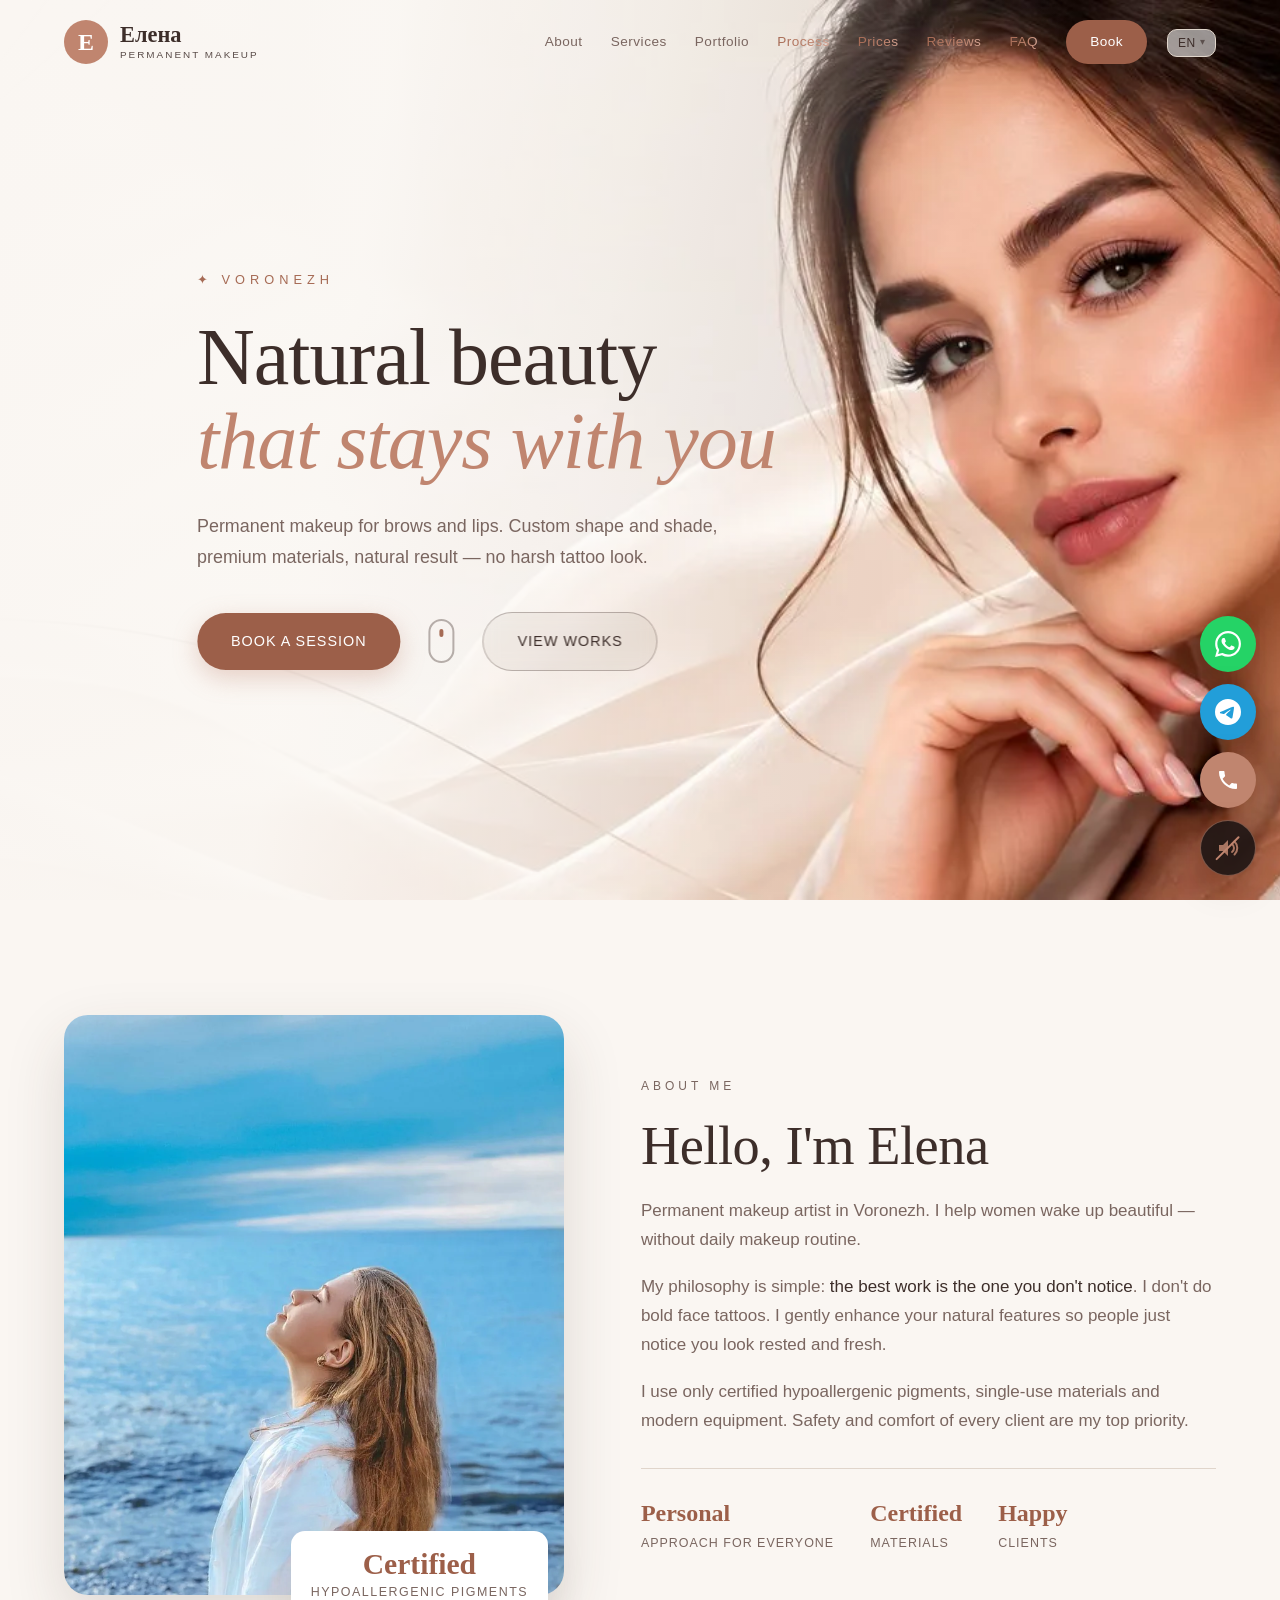
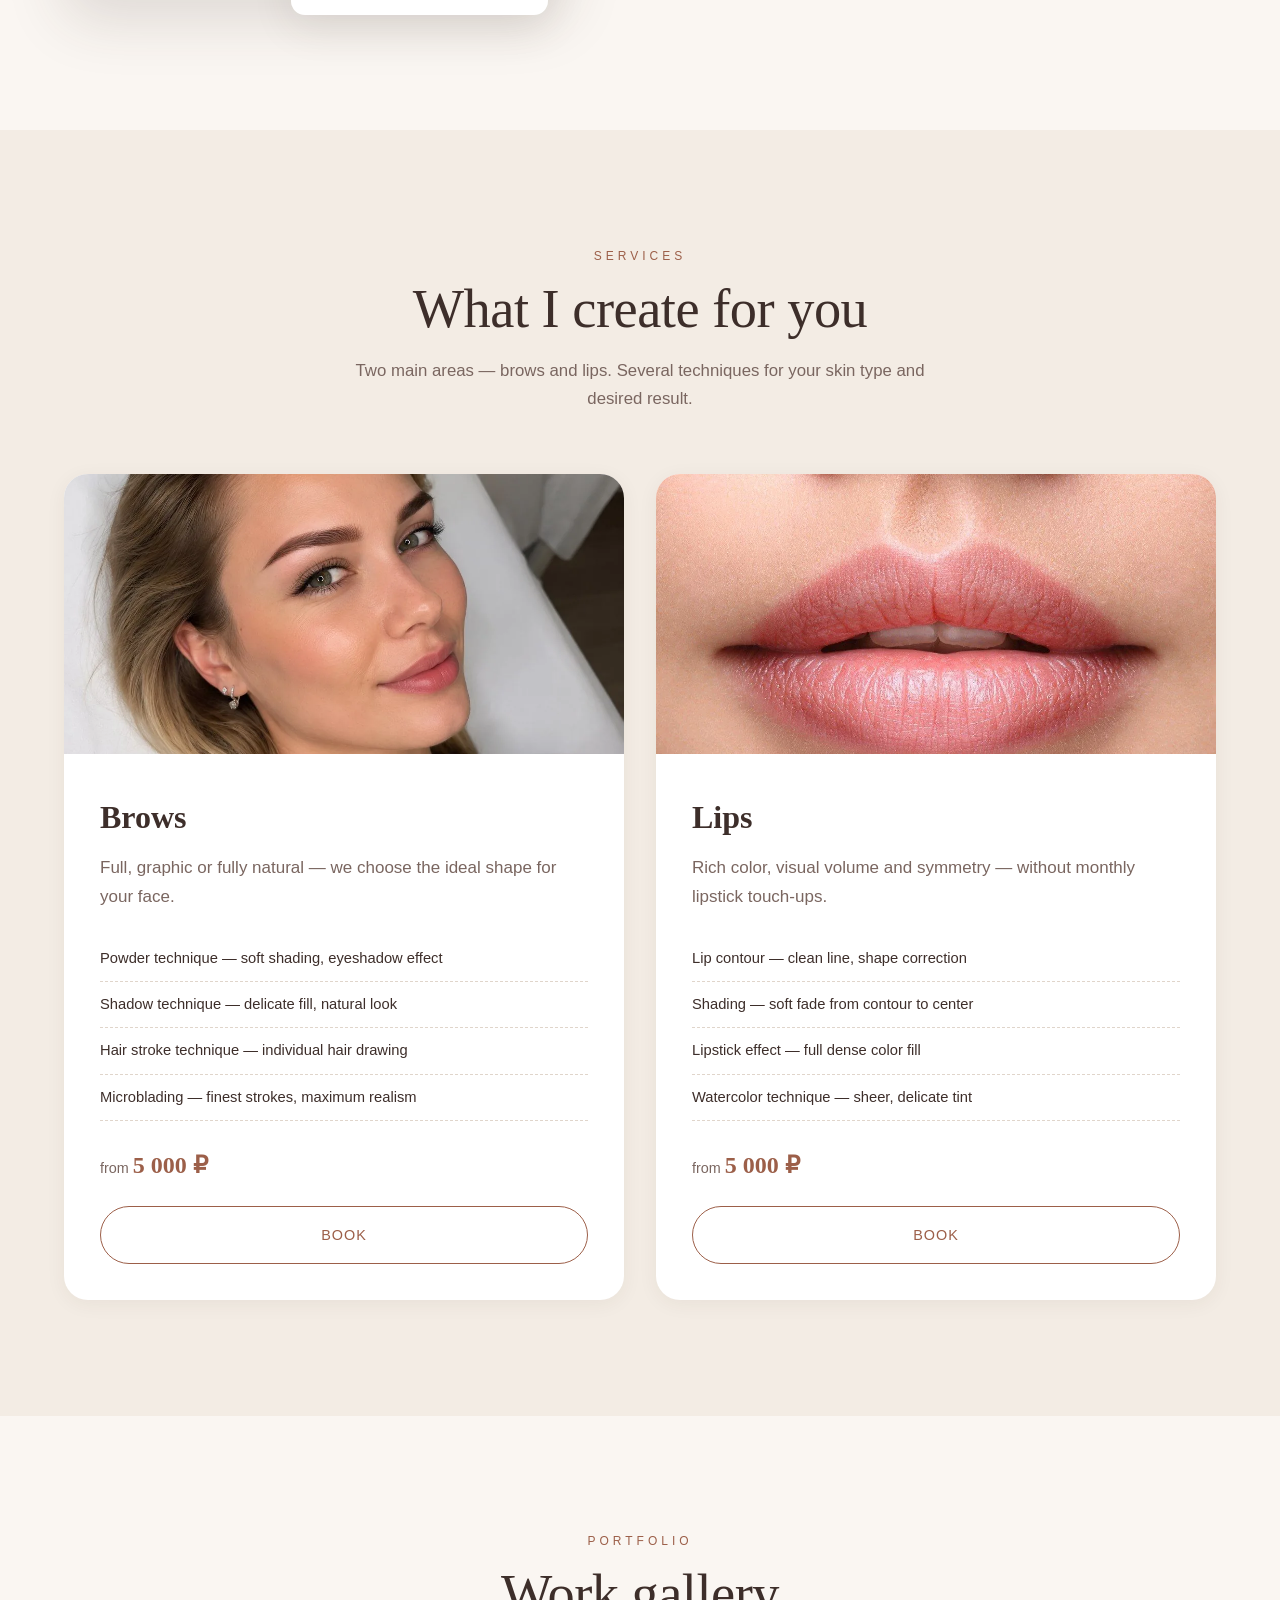
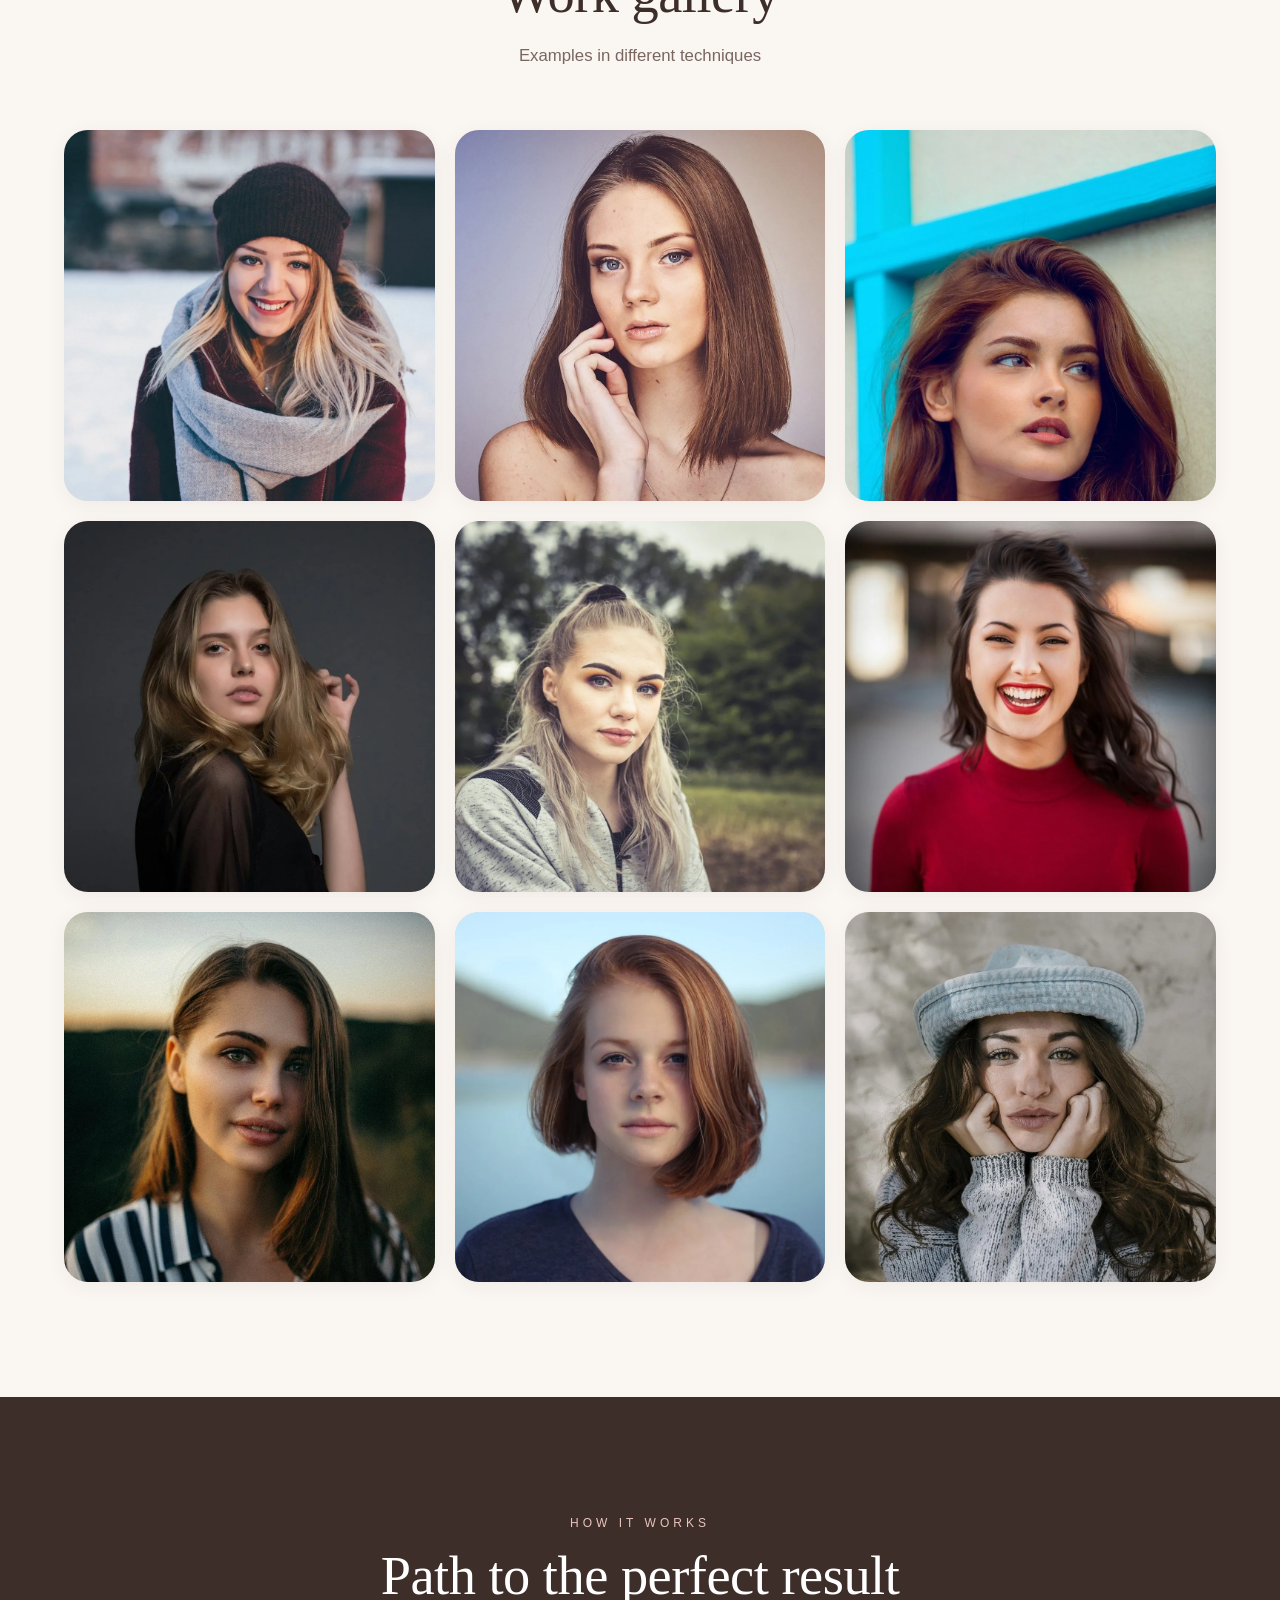
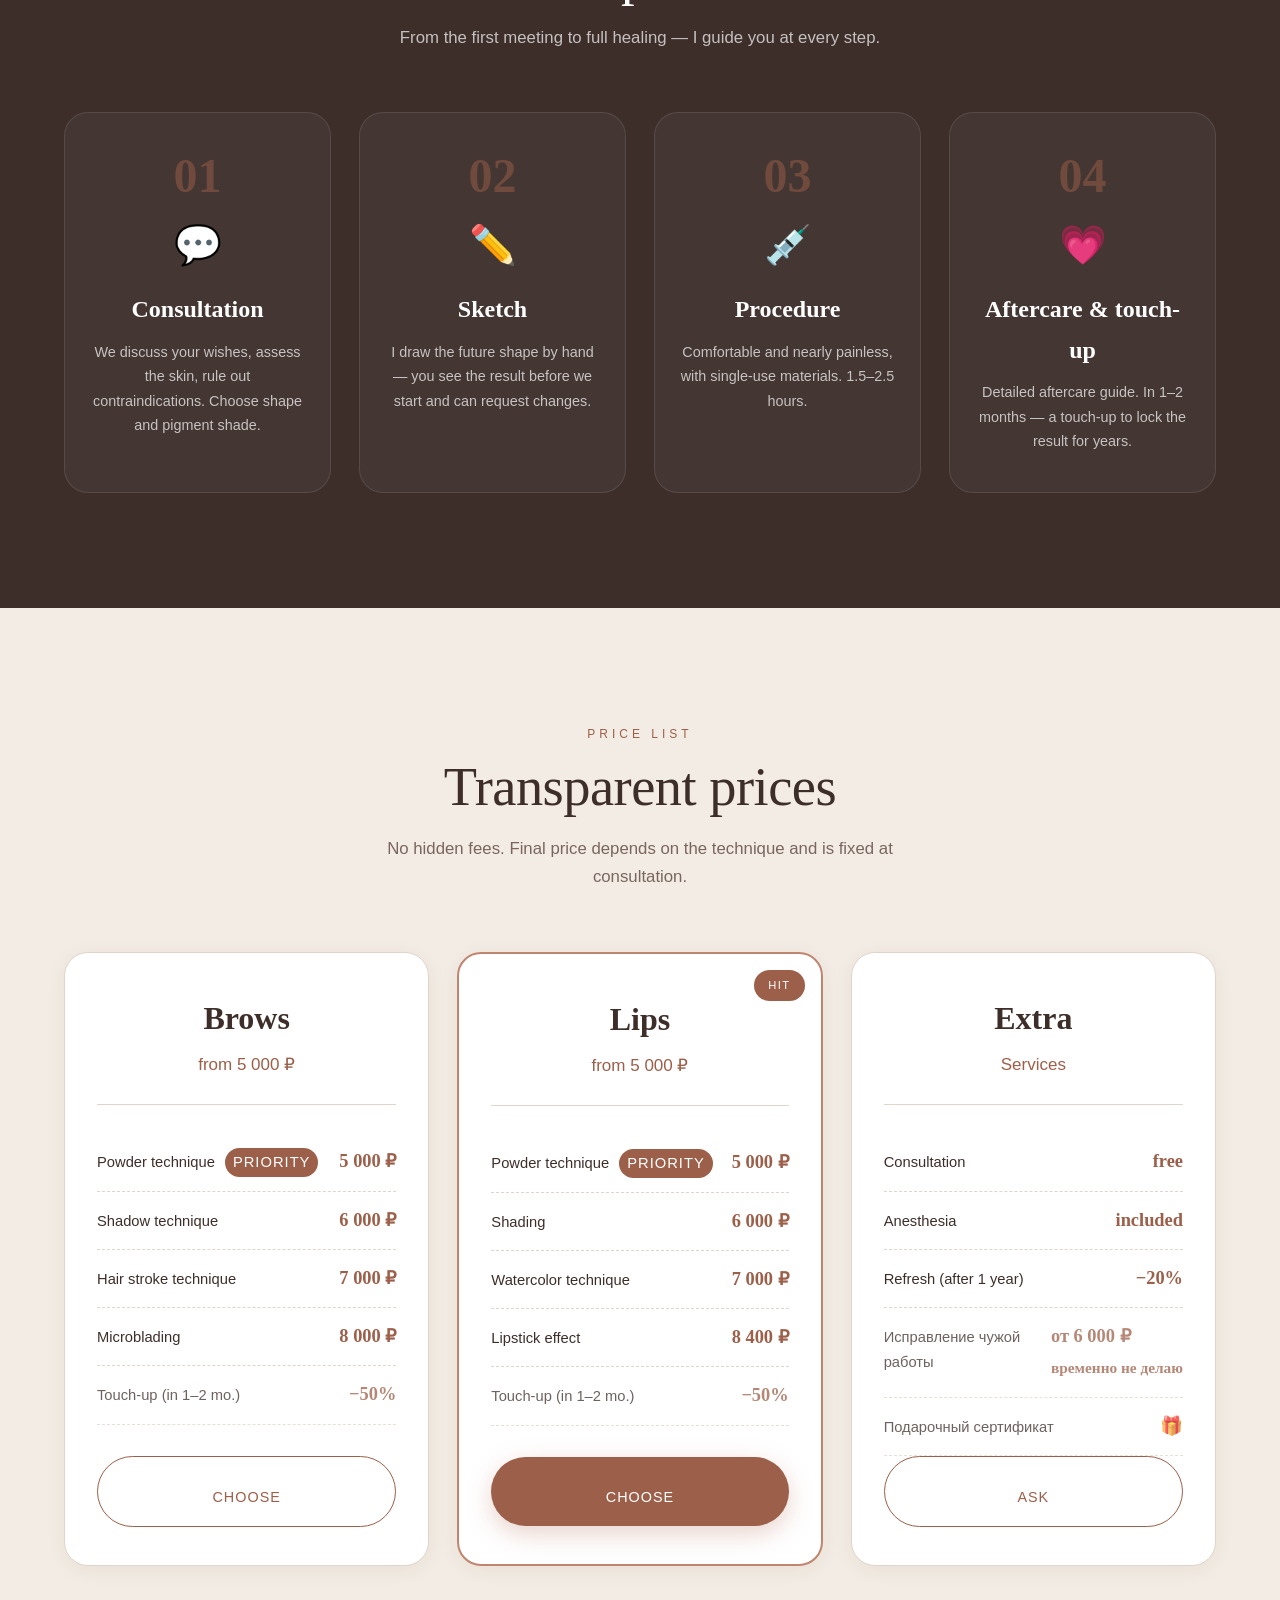
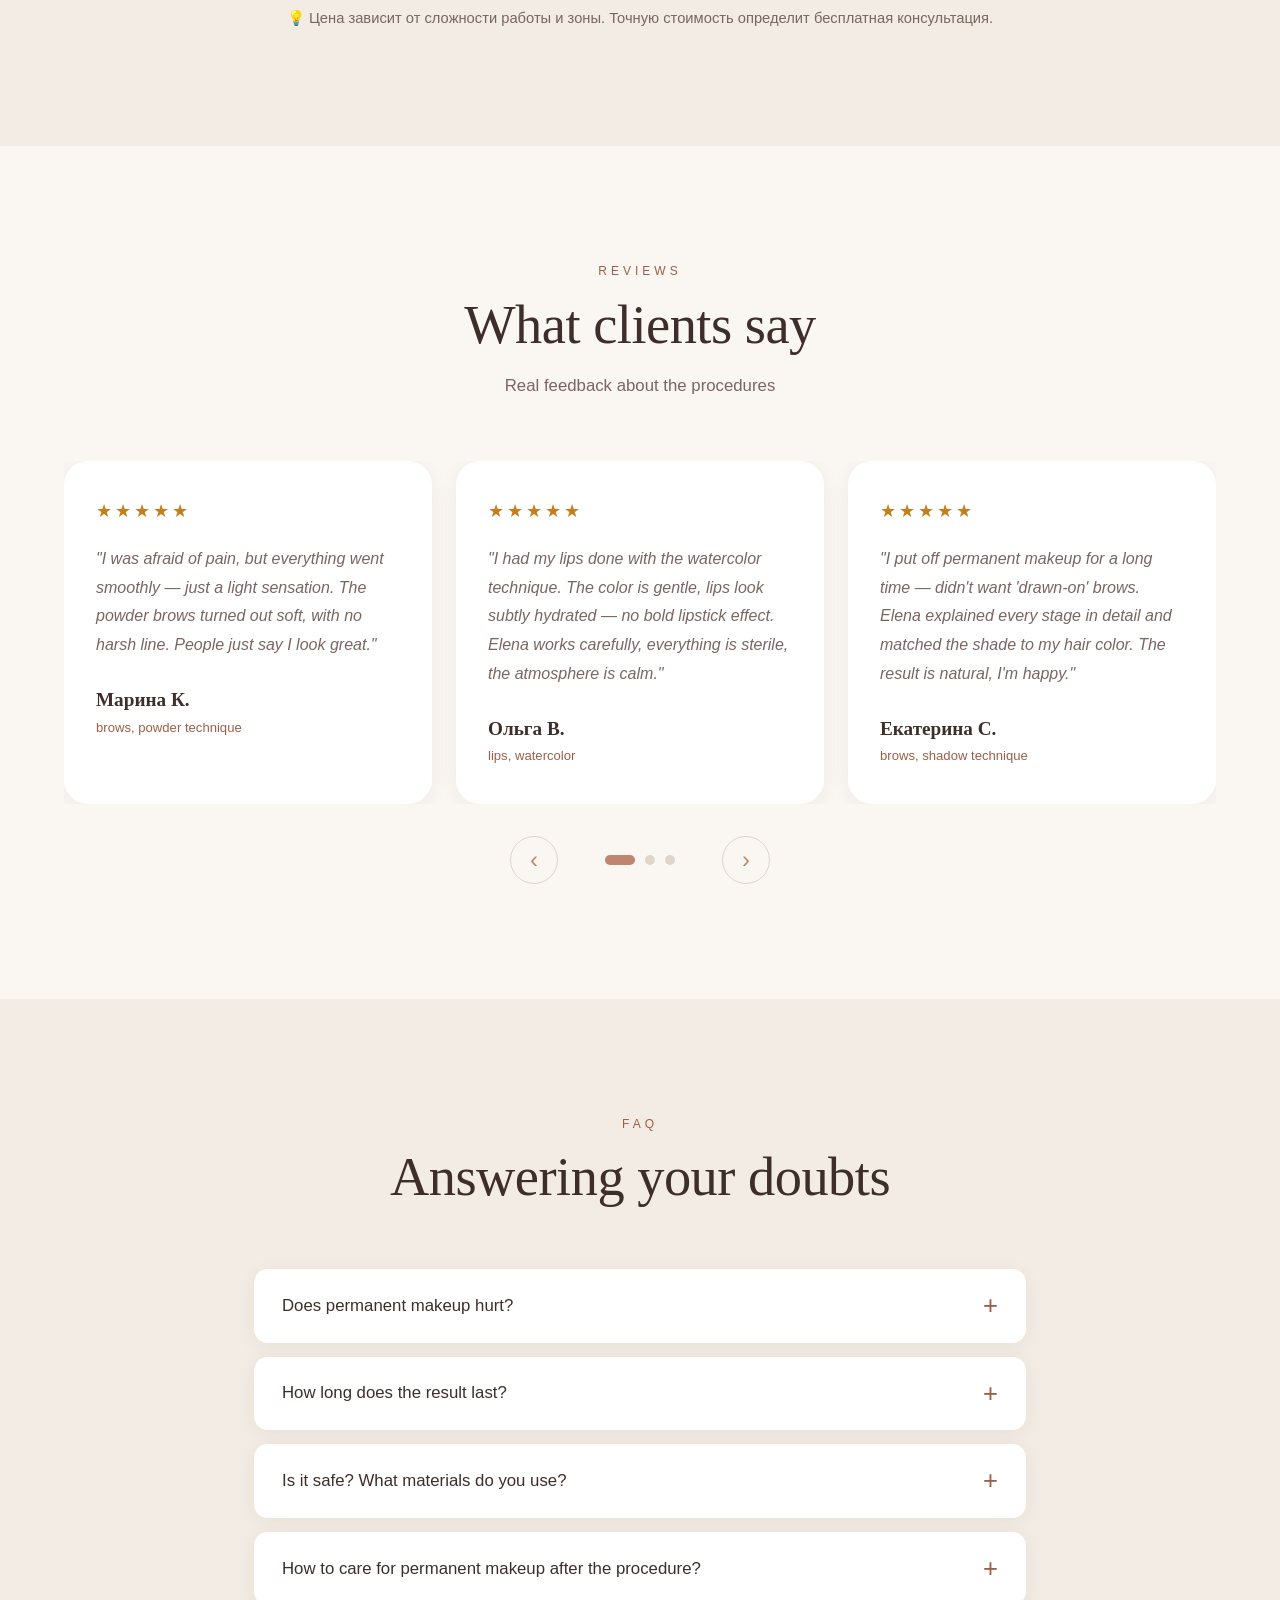
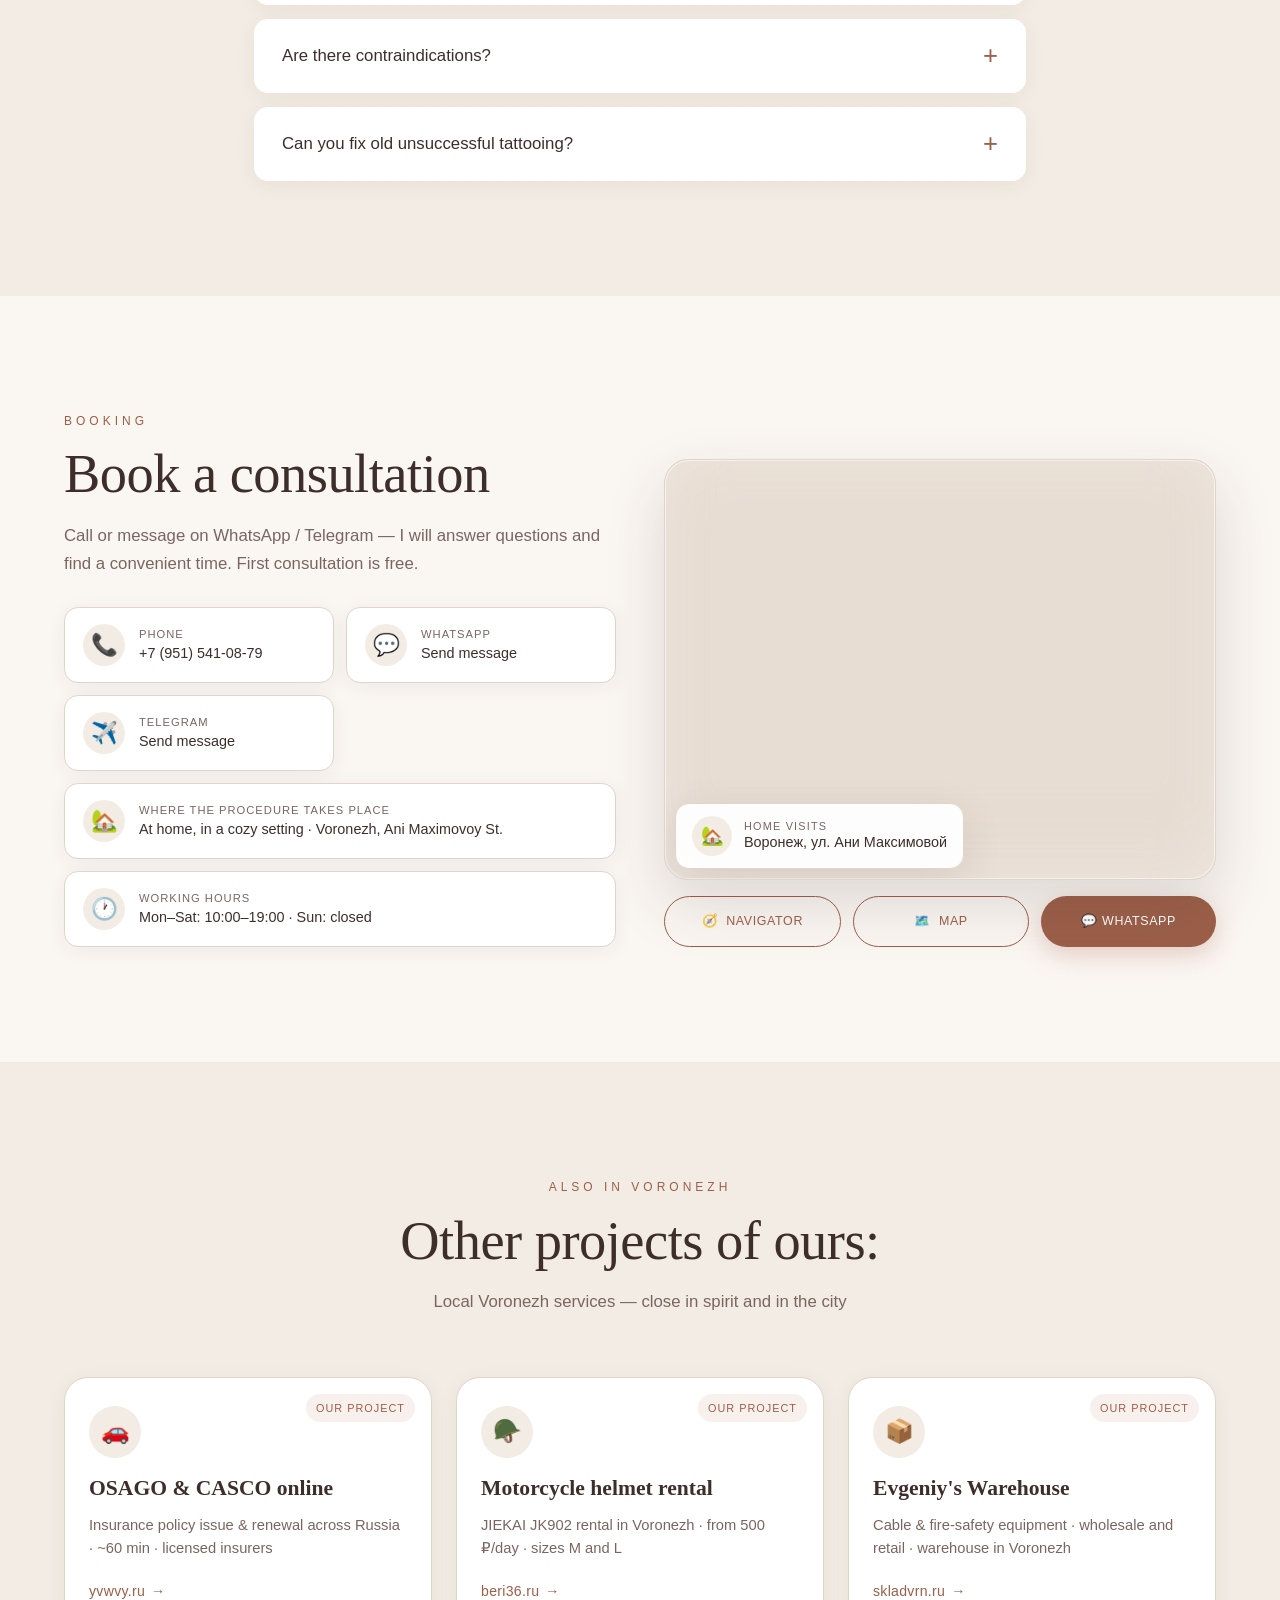
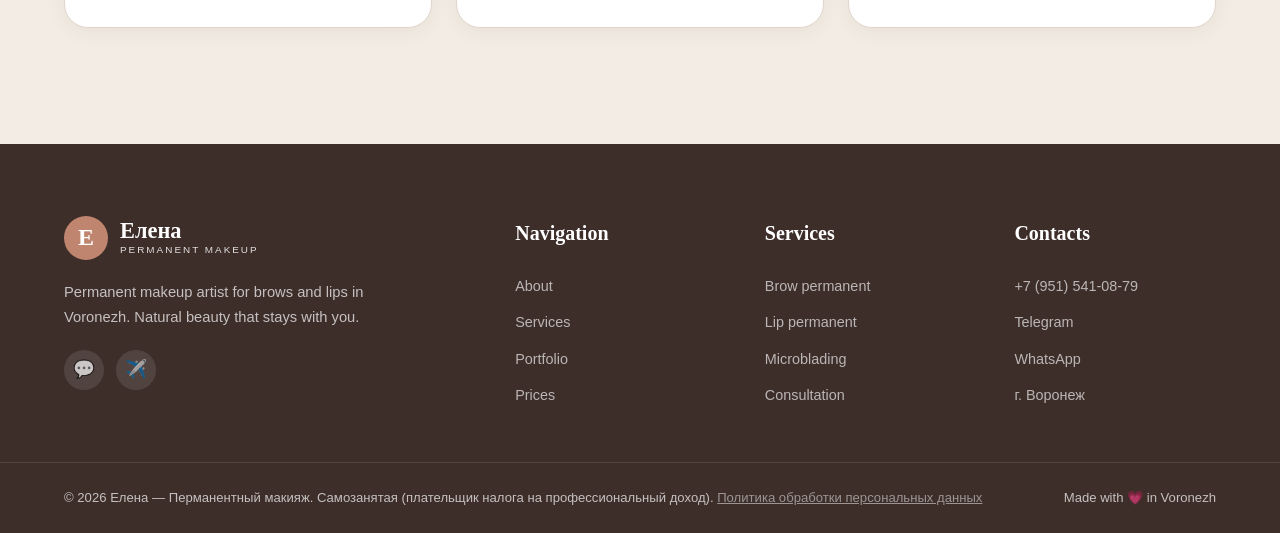
<file: index-en.html>
<!DOCTYPE html>

<html lang="en"><script>document.documentElement.classList.add('js');</script>
<head>
<meta charset="utf-8"/>
<meta http-equiv="Content-Security-Policy" content="default-src 'self'; script-src 'self' 'unsafe-inline' https://mc.yandex.ru https://mc.webvisor.org; style-src 'self' 'unsafe-inline' https://fonts.googleapis.com; font-src 'self' https://fonts.gstatic.com; img-src 'self' data: https://mc.yandex.ru; connect-src 'self' https://mc.yandex.ru wss://mc.yandex.ru wss://mc.yandex.com wss://mc.webvisor.org; frame-src https://yandex.ru https://mc.yandex.ru https://mc.yandex.com; base-uri 'self'; form-action 'self'; object-src 'none'; upgrade-insecure-requests"/>
<meta content="width=device-width, initial-scale=1.0, viewport-fit=cover" name="viewport"/>
<meta content="#3D2E2A" name="theme-color"/>
<meta content="index, follow" name="robots"/>
<meta content="Елена — перманентный макияж, Воронеж" name="author"/>
<meta content="Permanent makeup for brows and lips in Voronezh — powder brows, microblading, watercolor lips. Natural result, hypoallergenic pigments. Free consultation." name="description"/>
<meta content="перманентный макияж Воронеж, татуаж бровей Воронеж, пудровые брови Воронеж, микроблейдинг Воронеж, татуаж губ Воронеж, перманентный макияж губ, акварельные губы, волосковая техника бровей, перманент бровей цена, коррекция перманентного макияжа Воронеж" name="keywords"/>
<meta content="7212f6251177285f" name="yandex-verification"/>
<meta content="kPjtt6Nt6N9rTs43Lpr_PBT9k_g7PgXFMlWb2uV_ee8" name="google-site-verification"/>
<!-- Yandex.Metrika counter -->
<script type="text/javascript">
        (function(m,e,t,r,i,k,a){
            m[i]=m[i]||function(){(m[i].a=m[i].a||[]).push(arguments)};
            m[i].l=1*new Date();
            for (var j = 0; j < document.scripts.length; j++) {if (document.scripts[j].src === r) { return; }}
            k=e.createElement(t),a=e.getElementsByTagName(t)[0],k.async=1,k.src=r,a.parentNode.insertBefore(k,a)
        })(window, document,'script','https://mc.yandex.ru/metrika/tag.js?id=111347939', 'ym');

        ym(111347939, 'init', {
            webvisor: true,
            clickmap: true,
            trackLinks: true,
            accurateTrackBounce: true
        });
    </script>
<!-- /Yandex.Metrika counter -->
<title>Permanent Makeup Voronezh — Brows &amp; Lips | Elena</title>
<!-- Домен: elenaperm.ru -->
<link href="https://elenaperm.ru/index-en.html" rel="canonical"/><!-- hreflang: у каждого языка теперь своя настоящая статическая страница (не ?lang= на одном URL) — так поисковики видят реальный переведённый контент по каждому адресу, а не зависят от выполнения JS в браузере. x-default ведёт на русскую версию. --><link href="https://elenaperm.ru/" hreflang="ru" rel="alternate"/><link href="https://elenaperm.ru/index-en.html" hreflang="en" rel="alternate"/><link href="https://elenaperm.ru/index-zh.html" hreflang="zh-Hans" rel="alternate"/><link href="https://elenaperm.ru/index-uz.html" hreflang="uz" rel="alternate"/><link href="https://elenaperm.ru/index-ka.html" hreflang="ka" rel="alternate"/><link href="https://elenaperm.ru/index-os.html" hreflang="os" rel="alternate"/><link href="https://elenaperm.ru/index-ky.html" hreflang="ky" rel="alternate"/><link href="https://elenaperm.ru/index-fr.html" hreflang="fr" rel="alternate"/><link href="https://elenaperm.ru/" hreflang="x-default" rel="alternate"/>

<!-- Open Graph / превью ссылок (Telegram, VK и др.) -->
<meta content="website" property="og:type"/>
<meta content="en_US" property="og:locale"/><meta content="ru_RU" property="og:locale:alternate"/><meta content="zh_CN" property="og:locale:alternate"/><meta content="uz_UZ" property="og:locale:alternate"/><meta content="ka_GE" property="og:locale:alternate"/><meta content="os_RU" property="og:locale:alternate"/><meta content="ky_KG" property="og:locale:alternate"/><meta content="fr_FR" property="og:locale:alternate"/>






<meta content="Permanent Makeup Voronezh — Brows &amp; Lips | Elena" property="og:title"/>
<meta content="Permanent makeup for brows and lips in Voronezh — powder brows, microblading, watercolor lips. Natural result, hypoallergenic pigments. Free consultation." property="og:description"/>
<meta content="https://elenaperm.ru/images/hero-bg-new.jpg" property="og:image"/>
<meta content="1400" property="og:image:width"/>
<meta content="642" property="og:image:height"/>
<meta content="Перманентный макияж бровей и губ в Воронеже — мастер Елена" property="og:image:alt"/>
<meta content="https://elenaperm.ru/index-en.html" property="og:url"/>
<meta content="Елена — Перманентный макияж" property="og:site_name"/>
<!-- twitter: meta-теги убраны (X/Twitter ограничен в РФ) -->
<!-- Favicon -->
<link href="favicon.svg" rel="icon" type="image/svg+xml"/>
<link href="favicon-32.png" rel="icon" sizes="32x32" type="image/png"/>
<link href="apple-touch-icon.png" rel="apple-touch-icon"/>
<!-- Fonts -->
<link href="https://fonts.googleapis.com" rel="preconnect"/>
<link crossorigin="" href="https://fonts.gstatic.com" rel="preconnect"/>
<link href="https://fonts.googleapis.com/css2?family=Cormorant+Garamond:wght@400;500;600;700&amp;family=Jost:wght@300;400;500;600&amp;display=swap" rel="stylesheet"/>
<!-- Styles -->
<!-- Предзагрузка hero-фона: WebP для современных браузеров (~40% легче), JPG сам подтянется как фон в CSS для старых -->
<link as="image" fetchpriority="high" href="images/hero-bg-new.webp" rel="preload" type="image/webp"/>
<link href="css/style.css?v=7" rel="stylesheet"/>
<!-- Структурированные данные для поиска/карт -->
<script type="application/ld+json">
    {
        "@context": "https://schema.org",
        "@type": "BeautySalon",
        "@id": "https://elenaperm.ru/#business",
        "name": "Елена — Перманентный макияж",
        "description": "Перманентный макияж бровей и губ в Воронеже: пудровые брови, микроблейдинг, волосковая техника, акварельные губы и эффект помады. Натуральный результат, гипоаллергенные пигменты, индивидуальный подбор формы и цвета.",
        "image": "https://elenaperm.ru/images/hero-bg-new.jpg",
        "url": "https://elenaperm.ru/index-en.html",
        "telephone": "+79515410879",
        "priceRange": "от 5000 ₽",
        "currenciesAccepted": "RUB",
        "address": {
            "@type": "PostalAddress",
            "streetAddress": "ул. Ани Максимовой",
            "addressLocality": "Воронеж",
            "addressRegion": "Воронежская область",
            "addressCountry": "RU"
        },
        "geo": {
            "@type": "GeoCoordinates",
            "latitude": 51.581948,
            "longitude": 39.323545
        },
        "areaServed": {
            "@type": "City",
            "name": "Воронеж"
        },
        "sameAs": [
            "https://wa.me/79515410879",
            "https://t.me/Annship_Psy_CTR"
        ],
        "openingHoursSpecification": [
            {
                "@type": "OpeningHoursSpecification",
                "dayOfWeek": ["Monday","Tuesday","Wednesday","Thursday","Friday","Saturday"],
                "opens": "10:00",
                "closes": "19:00"
            }
        ],
        "hasOfferCatalog": {
            "@type": "OfferCatalog",
            "name": "Услуги перманентного макияжа",
            "itemListElement": [
                {
                    "@type": "Offer",
                    "itemOffered": { "@type": "Service", "name": "Перманентный макияж бровей (пудровая, теневая, волосковая техника, микроблейдинг)" },
                    "priceCurrency": "RUB",
                    "price": "5000"
                },
                {
                    "@type": "Offer",
                    "itemOffered": { "@type": "Service", "name": "Перманентный макияж губ (контур, растушёвка, акварель, эффект помады)" },
                    "priceCurrency": "RUB",
                    "price": "5000"
                }
            ]
        }
    }
    </script>
</head>
<body>
<!-- Пиксель Яндекс.Метрики для случая без JS — по спецификации HTML5 <noscript><div> не может
         жить внутри <head> (там разрешены только link/style/meta), поэтому перенесено сюда. -->
<noscript><div><img alt="" src="https://mc.yandex.ru/watch/111347939" style="position:absolute; left:-9999px;"/></div></noscript>
<a class="skip-link" href="#hero">Skip to content</a>
<!-- Оверлей мобильного меню -->
<div aria-hidden="true" class="nav-overlay" id="navOverlay"></div>
<!-- ============ ПЛАВАЮЩИЕ КНОПКИ ============ -->
<div class="floating-buttons">
<a aria-label="WhatsApp" class="float-btn float-whatsapp" href="https://wa.me/79515410879" rel="noopener noreferrer" target="_blank">
<svg fill="currentColor" height="26" viewbox="0 0 24 24" width="26"><path d="M17.472 14.382c-.297-.149-1.758-.867-2.03-.967-.273-.099-.471-.148-.67.15-.197.297-.767.966-.94 1.164-.173.199-.347.223-.644.075-.297-.15-1.255-.463-2.39-1.475-.883-.788-1.48-1.761-1.653-2.059-.173-.297-.018-.458.13-.606.134-.133.298-.347.446-.52.149-.174.198-.298.298-.497.099-.198.05-.371-.025-.52-.075-.149-.669-1.612-.916-2.207-.242-.579-.487-.5-.669-.51-.173-.008-.371-.01-.57-.01-.198 0-.52.074-.792.372-.272.297-1.04 1.016-1.04 2.479 0 1.462 1.065 2.875 1.213 3.074.149.198 2.096 3.2 5.077 4.487.709.306 1.262.489 1.694.625.712.227 1.36.195 1.871.118.571-.085 1.758-.719 2.006-1.413.248-.694.248-1.289.173-1.413-.074-.124-.272-.198-.57-.347m-5.421 7.403h-.004a9.87 9.87 0 01-5.031-1.378l-.361-.214-3.741.982.998-3.648-.235-.374a9.86 9.86 0 01-1.51-5.26c.001-5.45 4.436-9.884 9.888-9.884 2.64 0 5.122 1.03 6.988 2.898a9.825 9.825 0 012.893 6.994c-.003 5.45-4.437 9.884-9.885 9.884m8.413-18.297A11.815 11.815 0 0012.05 0C5.495 0 .16 5.335.157 11.892c0 2.096.547 4.142 1.588 5.945L.057 24l6.305-1.654a11.882 11.882 0 005.683 1.448h.005c6.554 0 11.89-5.335 11.893-11.893a11.821 11.821 0 00-3.48-8.413Z"></path></svg>
</a>
<a aria-label="Telegram" class="float-btn float-telegram" href="https://t.me/Annship_Psy_CTR" rel="noopener noreferrer" target="_blank">
<svg fill="currentColor" height="26" viewbox="0 0 24 24" width="26"><path d="M11.944 0A12 12 0 0 0 0 12a12 12 0 0 0 12 12 12 12 0 0 0 12-12A12 12 0 0 0 12 0a12 12 0 0 0-.056 0zm4.962 7.224c.1-.002.321.023.465.14a.506.506 0 0 1 .171.325c.016.093.036.306.02.472-.18 1.898-.962 6.502-1.36 8.627-.168.9-.499 1.201-.82 1.23-.696.065-1.225-.46-1.9-.902-1.056-.693-1.653-1.124-2.678-1.8-1.185-.78-.417-1.21.258-1.91.177-.184 3.247-2.977 3.307-3.23.007-.032.014-.15-.056-.212s-.174-.041-.249-.024c-.106.024-1.793 1.14-5.061 3.345-.48.33-.913.49-1.302.48-.428-.008-1.252-.241-1.865-.44-.752-.245-1.349-.374-1.297-.789.027-.216.325-.437.893-.663 3.498-1.524 5.83-2.529 6.998-3.014 3.332-1.386 4.025-1.627 4.476-1.635z"></path></svg>
</a>
<a aria-label="Позвонить" class="float-btn float-phone" href="tel:+79515410879">
<svg fill="currentColor" height="24" viewbox="0 0 24 24" width="24"><path d="M6.62 10.79c1.44 2.83 3.76 5.14 6.59 6.59l2.2-2.2c.27-.27.67-.36 1.02-.24 1.12.37 2.33.57 3.57.57.55 0 1 .45 1 1V20c0 .55-.45 1-1 1-9.39 0-17-7.61-17-17 0-.55.45-1 1-1h3.5c.55 0 1 .45 1 1 0 1.25.2 2.45.57 3.57.11.35.03.74-.25 1.02l-2.2 2.2z"></path></svg>
</a>
<button aria-label="Музыка" aria-pressed="false" class="float-btn float-music" id="musicToggle" type="button">
<svg fill="currentColor" height="24" viewbox="0 0 24 24" width="24"><path d="M3 9v6h4l5 5V4L7 9H3z"/><path d="M16 8a5 5 0 0 1 0 8" fill="none" stroke="currentColor" stroke-width="2" stroke-linecap="round"/><path d="M18.5 5.5a9 9 0 0 1 0 13" fill="none" stroke="currentColor" stroke-width="2" stroke-linecap="round"/></svg>
</button>
</div>
<!-- ============ НАВИГАЦИЯ ============ -->
<header class="navbar" id="navbar">
<div class="container nav-container">
<a class="logo" href="#hero">
<span class="logo-mark">Е</span>
<span class="logo-text">Елена<small>permanent makeup</small></span>
</a>
<nav class="nav-menu" id="navMenu">
<a class="nav-link" href="#about">About</a>
<a class="nav-link" href="#services">Services</a>
<a class="nav-link" href="#portfolio">Portfolio</a>
<a class="nav-link nav-link-gradient" href="#process">Process</a>
<a class="nav-link nav-link-gradient" href="#pricing">Prices</a>
<a class="nav-link nav-link-gradient" href="#reviews">Reviews</a>
<a class="nav-link nav-link-gradient" href="#faq">FAQ</a>
<a class="nav-link nav-cta" href="#booking">Book</a>
</nav>
<div aria-label="Language" class="lang-dropdown lang-dropdown-static" id="langSwitcher"><button aria-expanded="false" aria-haspopup="listbox" aria-label="Language" class="lang-toggle" id="langToggle" type="button"><span class="lang-current" id="langCurrent">EN</span><span aria-hidden="true" class="lang-chevron">▾</span></button><div aria-label="Language" class="lang-menu" id="langMenu" role="listbox"><a aria-selected="false" class="lang-option" href="index.html" role="option"><span class="lang-option-code">RU</span><span class="lang-option-name">Русский</span></a><span aria-selected="true" class="lang-option active" role="option"><span class="lang-option-code">EN</span><span class="lang-option-name">English</span></span><a aria-selected="false" class="lang-option" href="index-zh.html" role="option"><span class="lang-option-code">中文</span><span class="lang-option-name">中文</span></a><a aria-selected="false" class="lang-option" href="index-uz.html" role="option"><span class="lang-option-code">UZ</span><span class="lang-option-name">O'zbekcha</span></a><a aria-selected="false" class="lang-option" href="index-ka.html" role="option"><span class="lang-option-code">KA</span><span class="lang-option-name">ქართული</span></a><a aria-selected="false" class="lang-option" href="index-os.html" role="option"><span class="lang-option-code">OS</span><span class="lang-option-name">Ирон</span></a><a aria-selected="false" class="lang-option" href="index-ky.html" role="option"><span class="lang-option-code">KY</span><span class="lang-option-name">Кыргызча</span></a><a aria-selected="false" class="lang-option" href="index-fr.html" role="option"><span class="lang-option-code">FR</span><span class="lang-option-name">Français</span></a></div></div>
<button aria-label="Menu" class="burger" id="burger" type="button">
<span></span><span></span><span></span>
</button>
</div>
</header>
<!-- ============ HERO ============ -->
<section class="hero" id="hero">
<div class="hero-overlay"></div>
<div class="container hero-content">
<p class="hero-tagline reveal">✦ Voronezh</p>
<h1 class="hero-title reveal">Natural beauty<br/><em>that stays with you</em></h1>
<p class="hero-subtitle reveal">Permanent makeup for brows and lips. Custom shape and shade, premium materials, natural result — no harsh tattoo look.</p>
<div class="hero-cta reveal">
<div class="hero-buttons">
<a class="btn btn-primary" href="#booking">Book a session</a>
<a aria-label="Прокрутить вниз" class="hero-scroll" href="#about">
<span></span>
</a>
<a class="btn btn-ghost" href="#portfolio">View works</a>
</div>
</div>
</div>
</section>
<!-- ============ О ЕЛЕНЕ ============ -->
<section class="section about" id="about">
<div class="container about-grid">
<div class="about-image reveal">
<picture><source srcset="images/about-elena.webp" type="image/webp"/><img alt="Elena — permanent makeup artist for brows and lips in Voronezh" height="1067" loading="lazy" src="images/about-elena.jpg" width="800"/></picture>
<div class="about-badge">
<span class="badge-num">Certified</span>
<span class="badge-text">hypoallergenic pigments</span>
</div>
</div>
<div class="about-text reveal">
<p class="eyebrow">about me</p>
<h2 class="section-title">Hello, I'm Elena</h2>
<p>Permanent makeup artist in Voronezh. I help women wake up beautiful — without daily makeup routine.</p>
<p>My philosophy is simple: <strong>the best work is the one you don't notice</strong>. I don't do bold face tattoos. I gently enhance your natural features so people just notice you look rested and fresh.</p>
<p>I use only certified hypoallergenic pigments, single-use materials and modern equipment. Safety and comfort of every client are my top priority.</p>
<div class="about-stats">
<div class="stat">
<span class="stat-num stat-text">Personal</span>
<span class="stat-label">approach for everyone</span>
</div>
<div class="stat">
<span class="stat-num stat-text">Certified</span>
<span class="stat-label">materials</span>
</div>
<div class="stat">
<span class="stat-num stat-text">Happy</span>
<span class="stat-label">clients</span>
</div>
</div>
</div>
</div>
</section>
<!-- ============ УСЛУГИ ============ -->
<section class="section services" id="services">
<div class="container">
<div class="section-head reveal">
<p class="eyebrow">services</p>
<h2 class="section-title">What I create for you</h2>
<p class="section-sub">Two main areas — brows and lips. Several techniques for your skin type and desired result.</p>
</div>
<div class="services-grid">
<!-- БРОВИ -->
<article class="service-card reveal">
<div class="service-img">
<picture><source srcset="images/service-brows.webp" type="image/webp"/><img alt="Permanent brow makeup in Voronezh — powder and hair-stroke technique" height="733" loading="lazy" src="images/service-brows.jpg" width="1100"/></picture>
</div>
<div class="service-body">
<h3>Brows</h3>
<p class="service-desc">Full, graphic or fully natural — we choose the ideal shape for your face.</p>
<ul class="service-list">
<li>Powder technique — soft shading, eyeshadow effect</li>
<li>Shadow technique — delicate fill, natural look</li>
<li>Hair stroke technique — individual hair drawing</li>
<li>Microblading — finest strokes, maximum realism</li>
</ul>
<div class="service-from"><span>from</span> <strong>5 000 ₽</strong></div>
<a class="btn btn-outline" href="#booking">Book</a>
</div>
</article>
<!-- ГУБЫ -->
<article class="service-card reveal">
<div class="service-img">
<picture><source srcset="images/service-lips.webp" type="image/webp"/><img alt="Permanent lip makeup in Voronezh — watercolor technique and lipstick effect" height="798" loading="lazy" src="images/service-lips.jpg" width="1077"/></picture>
</div>
<div class="service-body">
<h3>Lips</h3>
<p class="service-desc">Rich color, visual volume and symmetry — without monthly lipstick touch-ups.</p>
<ul class="service-list">
<li>Lip contour — clean line, shape correction</li>
<li>Shading — soft fade from contour to center</li>
<li>Lipstick effect — full dense color fill</li>
<li>Watercolor technique — sheer, delicate tint</li>
</ul>
<div class="service-from"><span>from</span> <strong>5 000 ₽</strong></div>
<a class="btn btn-outline" href="#booking">Book</a>
</div>
</article>
</div>
</div>
</section>
<!-- ============ ГАЛЕРЕЯ РАБОТ ============ -->
<section class="section portfolio" id="portfolio">
<div class="container">
<div class="section-head reveal">
<p class="eyebrow">portfolio</p>
<h2 class="section-title">Work gallery</h2>
<p class="section-sub">Examples in different techniques</p>
</div>
<div class="portfolio-grid">
<div class="portfolio-item reveal"><picture><source srcset="images/g1.webp" type="image/webp"/><img alt="Powder brows — work by master Elena in Voronezh" height="1000" loading="lazy" src="images/g1.jpg" width="1000"/></picture></div>
<div class="portfolio-item reveal"><picture><source srcset="images/g2.webp" type="image/webp"/><img alt="Permanent brow makeup — natural result" height="1000" loading="lazy" src="images/g2.jpg" width="1000"/></picture></div>
<div class="portfolio-item reveal"><picture><source srcset="images/g3.webp" type="image/webp"/><img alt="Watercolor lips — permanent makeup in Voronezh" height="1000" loading="lazy" src="images/g3.jpg" width="1000"/></picture></div>
<div class="portfolio-item reveal"><picture><source srcset="images/g4.webp" type="image/webp"/><img alt="Permanent brows and lips — before and after" height="1000" loading="lazy" src="images/g4.jpg" width="1000"/></picture></div>
<div class="portfolio-item reveal"><picture><source srcset="images/g5.webp" type="image/webp"/><img alt="Microblading brows — work by Elena" height="1000" loading="lazy" src="images/g5.jpg" width="1000"/></picture></div>
<div class="portfolio-item reveal"><picture><source srcset="images/g6.webp" type="image/webp"/><img alt="Shadow-technique brows — permanent makeup" height="1000" loading="lazy" src="images/g6.jpg" width="1000"/></picture></div>
<div class="portfolio-item reveal"><picture><source srcset="images/g7.webp" type="image/webp"/><img alt="Hair-stroke brow technique in Voronezh" height="1000" loading="lazy" src="images/g7.jpg" width="1000"/></picture></div>
<div class="portfolio-item reveal"><picture><source srcset="images/g8.webp" type="image/webp"/><img alt="Permanent lip makeup — lipstick effect" height="1000" loading="lazy" src="images/g8.jpg" width="1000"/></picture></div>
<div class="portfolio-item reveal"><picture><source srcset="images/g9.webp" type="image/webp"/><img alt="Natural permanent makeup for brows and lips" height="1000" loading="lazy" src="images/g9.jpg" width="1000"/></picture></div>
</div>
</div>
</section>
<!-- ============ ПРОЦЕСС ============ -->
<section class="section process" id="process">
<div class="container">
<div class="section-head reveal">
<p class="eyebrow">how it works</p>
<h2 class="section-title">Path to the perfect result</h2>
<p class="section-sub">From the first meeting to full healing — I guide you at every step.</p>
</div>
<div class="process-timeline">
<div class="process-step reveal">
<div class="step-num">01</div>
<div class="step-icon">💬</div>
<h3>Consultation</h3>
<p>We discuss your wishes, assess the skin, rule out contraindications. Choose shape and pigment shade.</p>
</div>
<div class="process-step reveal">
<div class="step-num">02</div>
<div class="step-icon">✏️</div>
<h3>Sketch</h3>
<p>I draw the future shape by hand — you see the result before we start and can request changes.</p>
</div>
<div class="process-step reveal">
<div class="step-num">03</div>
<div class="step-icon">💉</div>
<h3>Procedure</h3>
<p>Comfortable and nearly painless, with single-use materials. 1.5–2.5 hours.</p>
</div>
<div class="process-step reveal">
<div class="step-num">04</div>
<div class="step-icon">💗</div>
<h3>Aftercare &amp; touch-up</h3>
<p>Detailed aftercare guide. In 1–2 months — a touch-up to lock the result for years.</p>
</div>
</div>
</div>
</section>
<!-- ============ ЦЕНЫ ============ -->
<section class="section pricing" id="pricing">
<div class="container">
<div class="section-head reveal">
<p class="eyebrow">price list</p>
<h2 class="section-title">Transparent prices</h2>
<p class="section-sub">No hidden fees. Final price depends on the technique and is fixed at consultation.</p>
</div>
<div class="pricing-grid">
<!-- БРОВИ -->
<div class="price-card reveal">
<div class="price-head">
<h3>Brows</h3>
<p><span>from</span> 5 000 ₽</p>
</div>
<ul class="price-list">
<li><span>Powder technique <span class="price-priority">priority</span></span><strong>5 000 ₽</strong></li>
<li><span>Shadow technique</span><strong>6 000 ₽</strong></li>
<li><span>Hair stroke technique</span><strong>7 000 ₽</strong></li>
<li><span>Microblading</span><strong>8 000 ₽</strong></li>
<li class="price-note"><span>Touch-up (in 1–2 mo.)</span><strong>−50%</strong></li>
</ul>
<a class="btn btn-outline btn-block" href="#booking">Choose</a>
</div>
<!-- ГУБЫ -->
<div class="price-card price-featured reveal">
<div class="price-badge">Hit</div>
<div class="price-head">
<h3>Lips</h3>
<p><span>from</span> 5 000 ₽</p>
</div>
<ul class="price-list">
<li><span>Powder technique <span class="price-priority">priority</span></span><strong>5 000 ₽</strong></li>
<li><span>Shading</span><strong>6 000 ₽</strong></li>
<li><span>Watercolor technique</span><strong>7 000 ₽</strong></li>
<li><span>Lipstick effect</span><strong>8 400 ₽</strong></li>
<li class="price-note"><span>Touch-up (in 1–2 mo.)</span><strong>−50%</strong></li>
</ul>
<a class="btn btn-primary btn-block" href="#booking">Choose</a>
</div>
<!-- ДОПОЛНИТЕЛЬНО -->
<div class="price-card reveal">
<div class="price-head">
<h3>Extra</h3>
<p>Services</p>
</div>
<ul class="price-list">
<li><span>Consultation</span><strong>free</strong></li>
<li><span>Anesthesia</span><strong>included</strong></li>
<li><span>Refresh (after 1 year)</span><strong>−20%</strong></li>
<li class="price-note"><span>Исправление чужой работы</span><strong>от 6 000 ₽<br/><small>временно не делаю</small></strong></li>
<li class="price-note"><span>Подарочный сертификат</span><strong>🎁</strong></li>
</ul>
<a class="btn btn-outline btn-block" href="#booking">Ask</a>
</div>
</div>
<p class="pricing-foot reveal">💡 Цена зависит от сложности работы и зоны. Точную стоимость определит бесплатная консультация.</p>
</div>
</section>
<!-- ============ ОТЗЫВЫ ============ -->
<section class="section reviews" id="reviews">
<div class="container">
<div class="section-head reveal">
<p class="eyebrow">reviews</p>
<h2 class="section-title">What clients say</h2>
<p class="section-sub">Real feedback about the procedures</p>
</div>
<div class="reviews-viewport">
<div class="reviews-track" id="reviewsTrack">
<div class="review-card">
<div class="stars">★★★★★</div>
<p>"I was afraid of pain, but everything went smoothly — just a light sensation. The powder brows turned out soft, with no harsh line. People just say I look great."</p>
<div class="review-author"><strong>Марина К.</strong><span>brows, powder technique</span></div>
</div>
<div class="review-card">
<div class="stars">★★★★★</div>
<p>"I had my lips done with the watercolor technique. The color is gentle, lips look subtly hydrated — no bold lipstick effect. Elena works carefully, everything is sterile, the atmosphere is calm."</p>
<div class="review-author"><strong>Ольга В.</strong><span>lips, watercolor</span></div>
</div>
<div class="review-card">
<div class="stars">★★★★★</div>
<p>"I put off permanent makeup for a long time — didn't want 'drawn-on' brows. Elena explained every stage in detail and matched the shade to my hair color. The result is natural, I'm happy."</p>
<div class="review-author"><strong>Екатерина С.</strong><span>brows, shadow technique</span></div>
</div>
<div class="review-card">
<div class="stars">★★★★★</div>
<p>"I had both brows and lips done. In the morning there's nothing left to fill in — it saves time every day. Elena chose the shape to fit my face, not a 'trendy' template."</p>
<div class="review-author"><strong>Анна Л.</strong><span>brows + lips</span></div>
</div>
<div class="review-card">
<div class="stars">★★★★★</div>
<p>"I chose microblading — wanted the look of individual hairs. It turned out neat and natural. After healing, the color softened a bit, just as Elena warned. Planning to come back for touch-up."</p>
<div class="review-author"><strong>Дарья М.</strong><span>microblading</span></div>
</div>
</div>
</div>
<div class="reviews-nav">
<button aria-label="Предыдущий" class="review-btn" id="reviewPrev" type="button">‹</button>
<div class="reviews-dots" id="reviewDots"></div>
<button aria-label="Следующий" class="review-btn" id="reviewNext" type="button">›</button>
</div>
</div>
</section>
<!-- ============ FAQ ============ -->
<section class="section faq" id="faq">
<div class="container faq-container">
<div class="section-head reveal">
<p class="eyebrow">FAQ</p>
<h2 class="section-title">Answering your doubts</h2>
</div>
<div class="faq-list">
<div class="faq-item reveal">
<button class="faq-question" type="button">
<span>Does permanent makeup hurt?</span>
<span class="faq-icon">+</span>
</button>
<div class="faq-answer">
<p>No — the procedure is comfortable. You feel only a light touch. Most clients relax and even doze during the session.</p>
</div>
</div>
<div class="faq-item reveal">
<button class="faq-question" type="button">
<span>How long does the result last?</span>
<span class="faq-icon">+</span>
</button>
<div class="faq-answer">
<p>On average 1 to 3 years, depending on skin type, technique and aftercare. Oily skin fades faster; dry skin lasts longer. One touch-up in 1–2 months is recommended.</p>
</div>
</div>
<div class="faq-item reveal">
<button class="faq-question" type="button">
<span>Is it safe? What materials do you use?</span>
<span class="faq-icon">+</span>
</button>
<div class="faq-answer">
<p>Yes. I follow all safety standards. Only sterile single-use materials, opened in front of you. Certified hypoallergenic pigments. Equipment is processed per sanitary rules.</p>
</div>
</div>
<div class="faq-item reveal">
<button class="faq-question" type="button">
<span>How to care for permanent makeup after the procedure?</span>
<span class="faq-icon">+</span>
</button>
<div class="faq-answer">
<p>I give a detailed guide and special cream. Main rules: 5–7 days — no water, no rubbing, no sauna, pool or tanning bed, no makeup on the area. Full healing — 2–4 weeks.</p>
</div>
</div>
<div class="faq-item reveal">
<button class="faq-question" type="button">
<span>Are there contraindications?</span>
<span class="faq-icon">+</span>
</button>
<div class="faq-answer">
<p>Yes: pregnancy and breastfeeding, acute inflammation, severe chronic disease in flare-up, keloid tendency, some medications. We discuss everything at a free consultation.</p>
</div>
</div>
<div class="faq-item reveal">
<button class="faq-question" type="button">
<span>Can you fix old unsuccessful tattooing?</span>
<span class="faq-icon">+</span>
</button>
<div class="faq-answer">
<p>I temporarily do not take cover-ups of other artists' work — it needs extra experience. When I start accepting such cases, I will update this. If unsure — come for a free consultation.</p>
</div>
</div>
</div>
</div>
</section>
<!-- ============ ЗАПИСЬ / КОНТАКТЫ ============ -->
<!-- Формы заявки здесь намеренно нет: заявки принимаются напрямую по телефону/WhatsApp/Telegram -->
<section class="section booking" id="booking">
<div class="container booking-grid">
<div class="booking-info reveal">
<p class="eyebrow">booking</p>
<h2 class="section-title">Book a consultation</h2>
<p class="booking-lead">Call or message on WhatsApp / Telegram — I will answer questions and find a convenient time. First consultation is free.</p>
<div class="contact-cards">
<a class="contact-card" href="tel:+79515410879">
<span class="contact-icon">📞</span>
<div><small>Phone</small><strong>+7 (951) 541-08-79</strong></div>
</a>
<a class="contact-card" href="https://wa.me/79515410879" rel="noopener noreferrer" target="_blank">
<span class="contact-icon">💬</span>
<div><small>WhatsApp</small><strong>Send message</strong></div>
</a>
<a class="contact-card" href="https://t.me/Annship_Psy_CTR" rel="noopener noreferrer" target="_blank">
<span class="contact-icon">✈️</span>
<div><small>Telegram</small><strong>Send message</strong></div>
</a>
<div class="contact-card contact-card--wide">
<span class="contact-icon">🏡</span>
<div><small>Where the procedure takes place</small><strong>At home, in a cozy setting · Voronezh, Ani Maximovoy St.</strong></div>
</div>
<div class="contact-card contact-card--wide">
<span class="contact-icon">🕐</span>
<div><small>Working hours</small><strong>Mon–Sat: 10:00–19:00 · Sun: closed</strong></div>
</div>
</div>
</div>
<div class="booking-map-wrap reveal">
<div class="booking-map-card">
<iframe class="booking-map-frame" loading="lazy" src="https://yandex.ru/map-widget/v1/?ll=39.323545%2C51.581948&amp;z=15&amp;l=map&amp;pt=39.323545,51.581948,pm2rdm" title="Карта — улица Ани Максимовой, Воронеж"></iframe>
<div class="booking-map-badge">
<span aria-hidden="true" class="booking-map-badge-icon">🏡</span>
<div>
<small>Home visits</small>
<strong>Воронеж, ул. Ани Максимовой</strong>
</div>
</div>
</div>
<div class="booking-map-actions">
<a class="btn btn-outline btn-map" href="https://yandex.ru/maps/?rtext=~51.581948,39.323545&amp;rtt=auto" rel="noopener noreferrer" target="_blank">🧭 <span>Navigator</span></a>
<a class="btn btn-outline btn-map" href="https://yandex.ru/maps/?ll=39.323545%2C51.581948&amp;z=15&amp;text=Воронеж%2C%20улица%20Ани%20Максимовой" rel="noopener noreferrer" target="_blank">🗺️ <span>Map</span></a>
<a class="btn btn-primary btn-map" href="https://wa.me/79515410879" rel="noopener noreferrer" target="_blank">💬 WhatsApp</a>
</div>
</div>
</div>
</section>
<!-- ============ ЕЩЁ В ВОРОНЕЖЕ ============ -->
<section class="section projects" id="projects">
<div class="container">
<div class="section-head reveal">
<p class="eyebrow">also in Voronezh</p>
<h2 class="section-title">Other projects of ours:</h2>
<p class="section-sub">Local Voronezh services — close in spirit and in the city</p>
</div>
<div class="projects-grid" data-nosnippet>
<a class="project-card reveal" href="https://yvwvy.ru/" rel="sponsored nofollow noopener noreferrer" target="_blank">
<span class="project-badge">Our project</span>
<span aria-hidden="true" class="project-icon">🚗</span>
<h3 class="project-title">OSAGO &amp; CASCO online</h3>
<p class="project-desc">Insurance policy issue &amp; renewal across Russia · ~60 min · licensed insurers</p>
<span class="project-link">yvwvy.ru <span aria-hidden="true">→</span></span>
</a>
<a class="project-card reveal" href="https://beri36.ru/" rel="sponsored nofollow noopener noreferrer" target="_blank">
<span class="project-badge">Our project</span>
<span aria-hidden="true" class="project-icon">🪖</span>
<h3 class="project-title">Motorcycle helmet rental</h3>
<p class="project-desc">JIEKAI JK902 rental in Voronezh · from 500 ₽/day · sizes M and L</p>
<span class="project-link">beri36.ru <span aria-hidden="true">→</span></span>
</a>
<a class="project-card reveal" href="https://skladvrn.ru/" rel="sponsored nofollow noopener noreferrer" target="_blank">
<span class="project-badge">Our project</span>
<span aria-hidden="true" class="project-icon">📦</span>
<h3 class="project-title">Evgeniy's Warehouse</h3>
<p class="project-desc">Cable &amp; fire-safety equipment · wholesale and retail · warehouse in Voronezh</p>
<span class="project-link">skladvrn.ru <span aria-hidden="true">→</span></span>
</a>
</div>
</div>
</section>
<!-- ============ FOOTER ============ -->
<footer class="footer">
<div class="container footer-grid">
<div class="footer-brand">
<a class="logo logo-footer" href="#hero">
<span class="logo-mark">Е</span>
<span class="logo-text">Елена<small>permanent makeup</small></span>
</a>
<p>Permanent makeup artist for brows and lips in Voronezh. Natural beauty that stays with you.</p>
<div class="footer-social">
<a aria-label="WhatsApp" href="https://wa.me/79515410879" rel="noopener noreferrer" target="_blank">💬</a>
<a aria-label="Telegram" href="https://t.me/Annship_Psy_CTR" rel="noopener noreferrer" target="_blank">✈️</a>
</div>
</div>
<div class="footer-col">
<h4>Navigation</h4>
<a href="#about">About</a>
<a href="#services">Services</a>
<a href="#portfolio">Portfolio</a>
<a href="#pricing">Prices</a>
</div>
<div class="footer-col">
<h4>Services</h4>
<a href="#services">Brow permanent</a>
<a href="#services">Lip permanent</a>
<a href="#services">Microblading</a>
<a href="#services">Consultation</a>
</div>
<div class="footer-col">
<h4>Contacts</h4>
<a href="tel:+79515410879">+7 (951) 541-08-79</a>
<a href="https://t.me/Annship_Psy_CTR" rel="noopener noreferrer" target="_blank">Telegram</a>
<a href="https://wa.me/79515410879" rel="noopener noreferrer" target="_blank">WhatsApp</a>
<span>г. Воронеж</span>
</div>
</div>
<div class="footer-bottom">
<div class="container">
<p>© <span id="year">2026</span> Елена — Перманентный макияж. Самозанятая (плательщик налога на профессиональный доход). <a href="privacy-policy.html" style="color:inherit;text-decoration:underline;opacity:0.7;">Политика обработки персональных данных</a></p>
<p><span>Made with 💗 in Voronezh</span></p>
</div>
</div>
</footer>
<!-- ============ ВСПЛЫВАЮЩЕЕ УВЕДОМЛЕНИЕ (БАННЕР) ============
         Текст и вкл/выкл меняются ТОЛЬКО в js/script.js
         (блок ANNOUNCEMENT_CONFIG в самом начале файла).
         Этот HTML — только разметка, не трогайте его. -->
<div aria-labelledby="announcementTitle" aria-modal="true" class="announcement-overlay" id="announcementOverlay" role="dialog">
<div class="announcement-modal" id="announcementModal">
<button aria-label="Закрыть уведомление" class="announcement-close" id="announcementClose" type="button">✕</button>
<div class="announcement-icon" id="announcementIcon">🌴</div>
<h3 class="announcement-title" id="announcementTitle">Отпуск</h3>
<p class="announcement-text" id="announcementText">До 12 сентября. Запись на новые процедуры — после возвращения.</p>
</div>
</div>


<audio id="bgMusic" loop preload="none" src="audio/background-music.mp3"></audio>
<script src="js/script.js?v=5"></script>
</body>
</html>
</file>
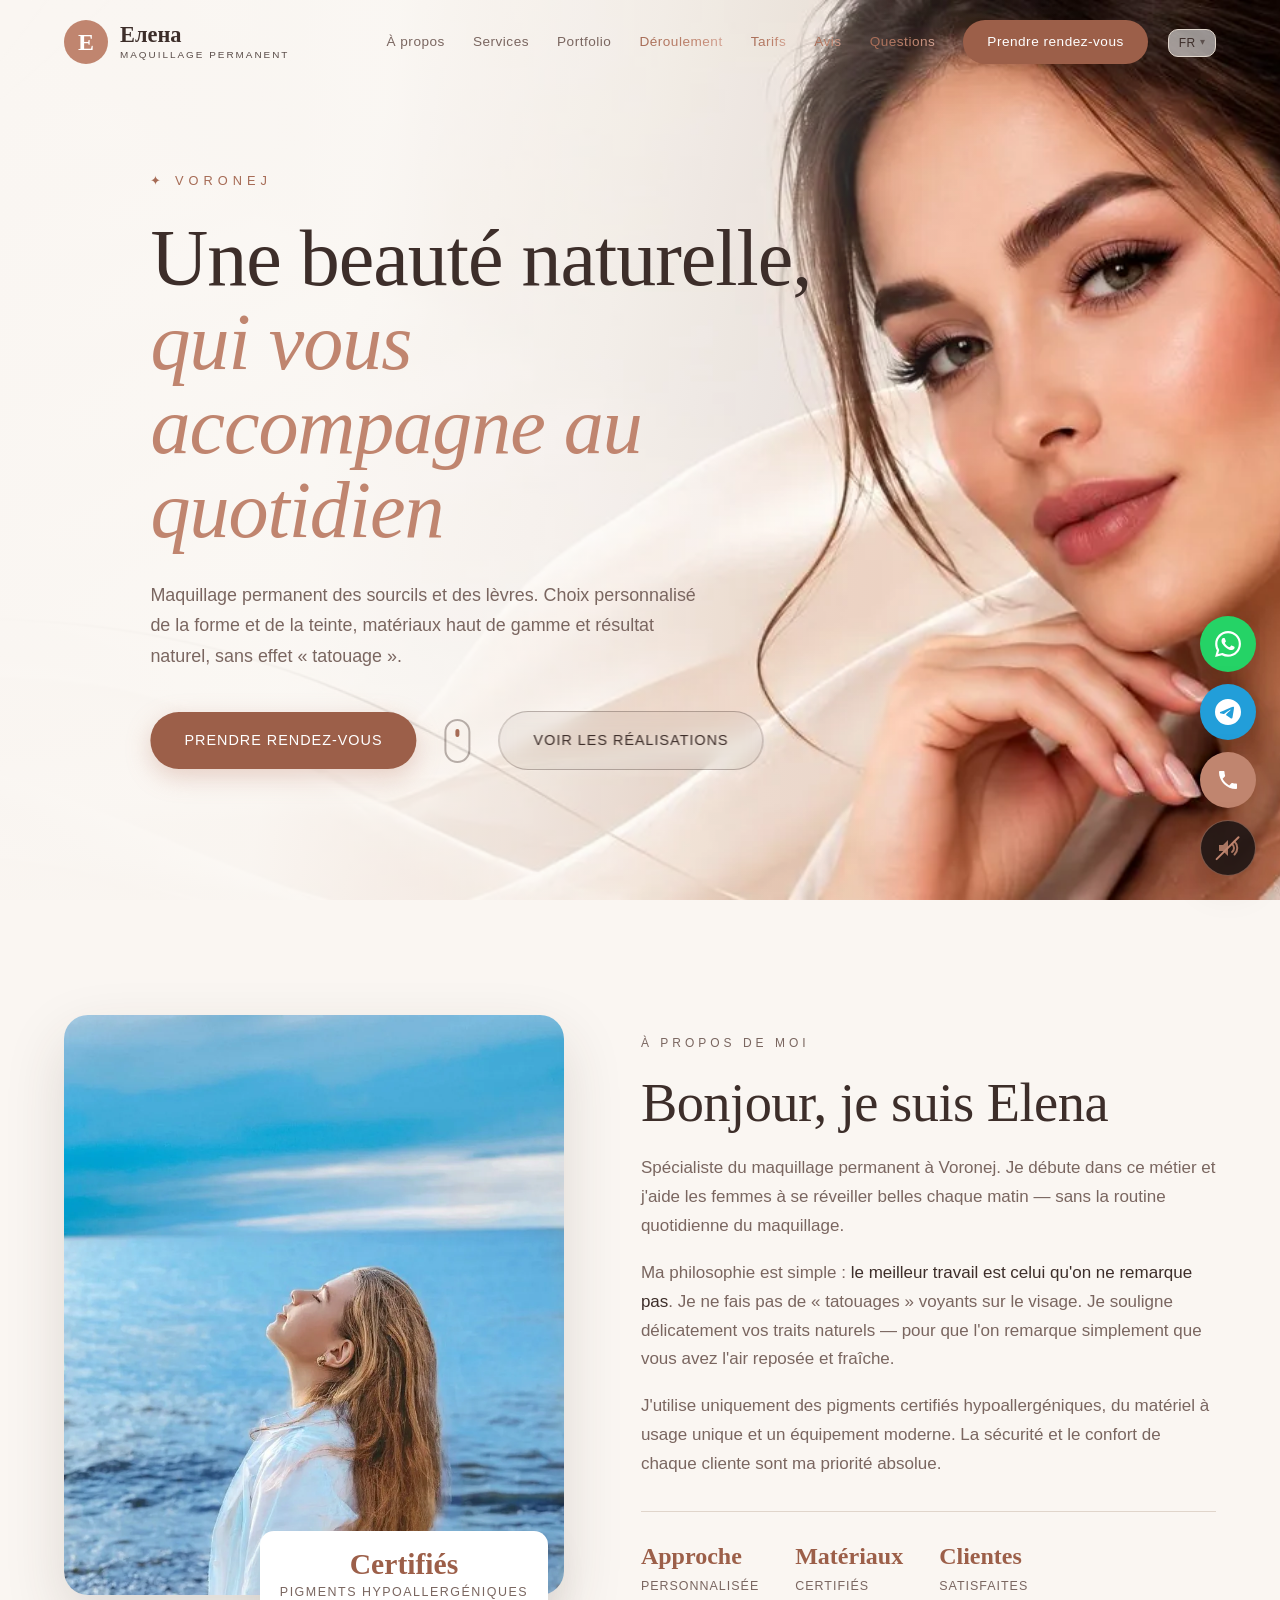
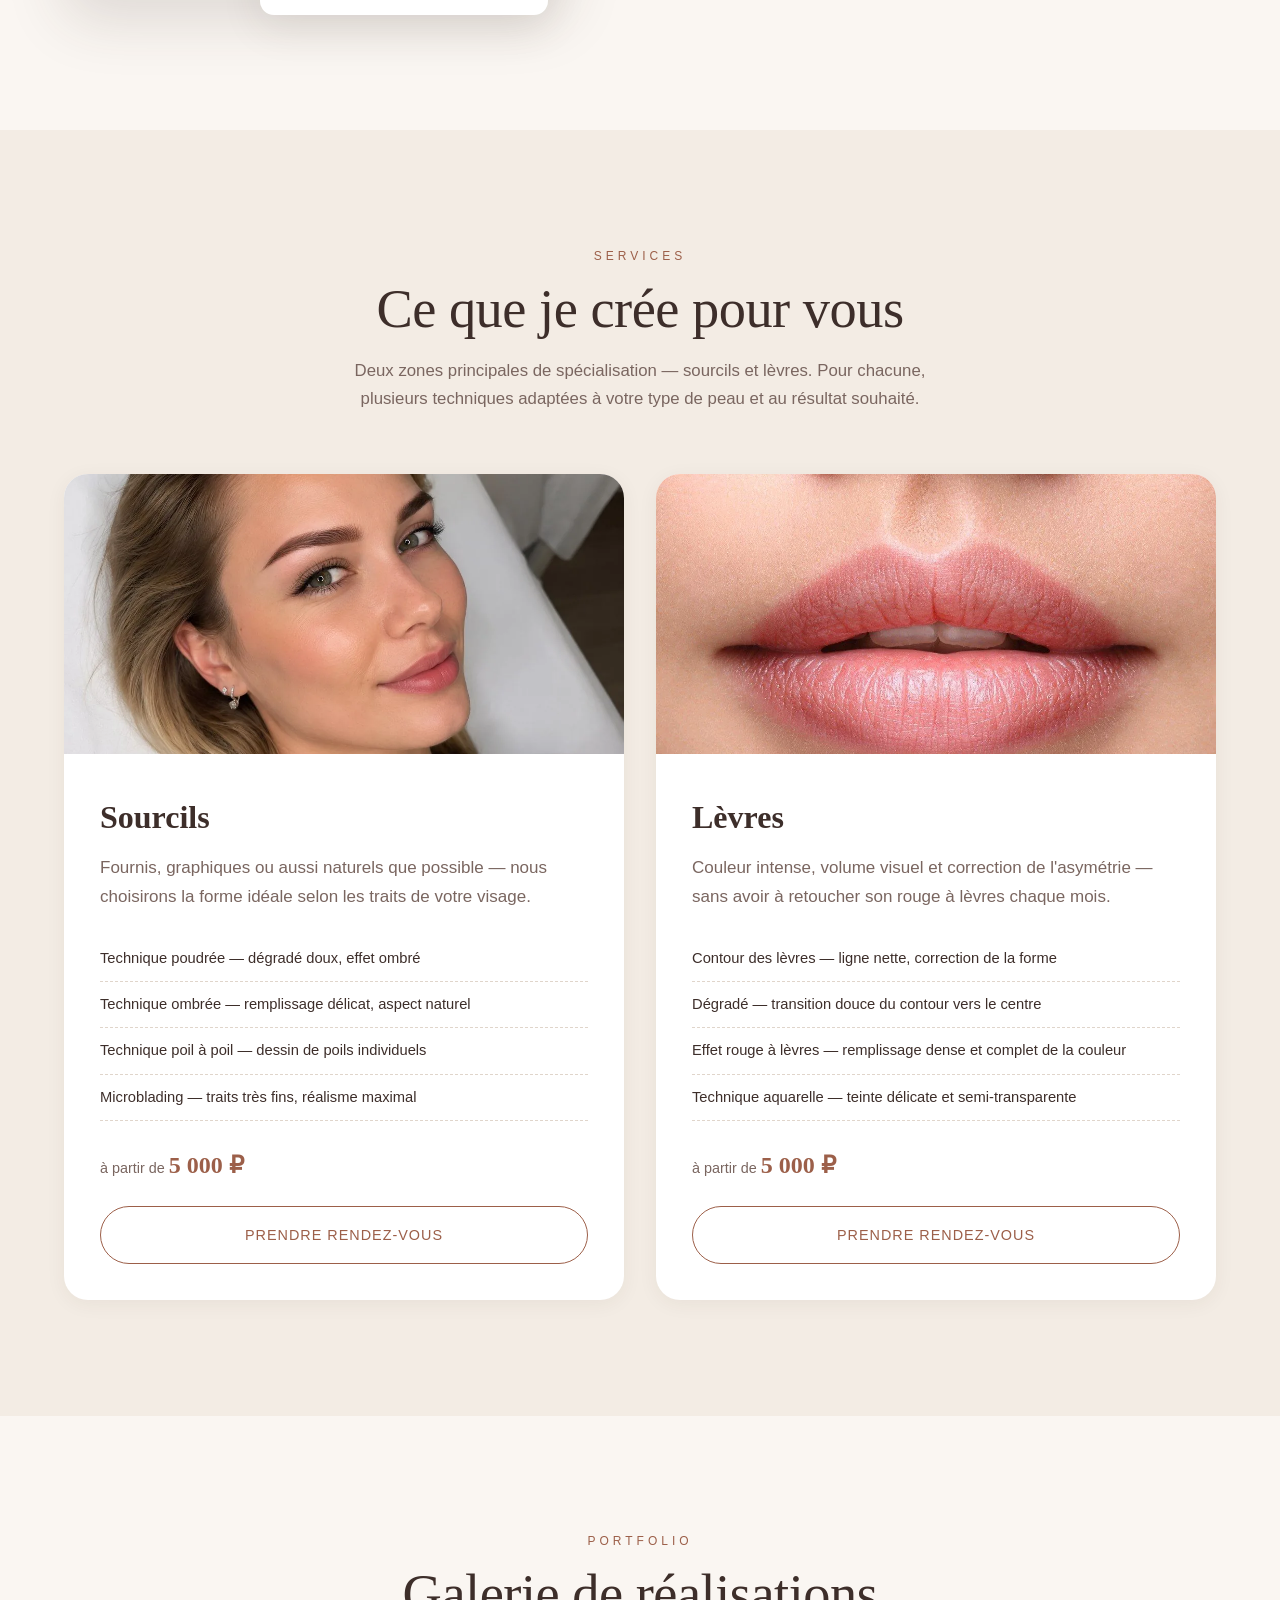
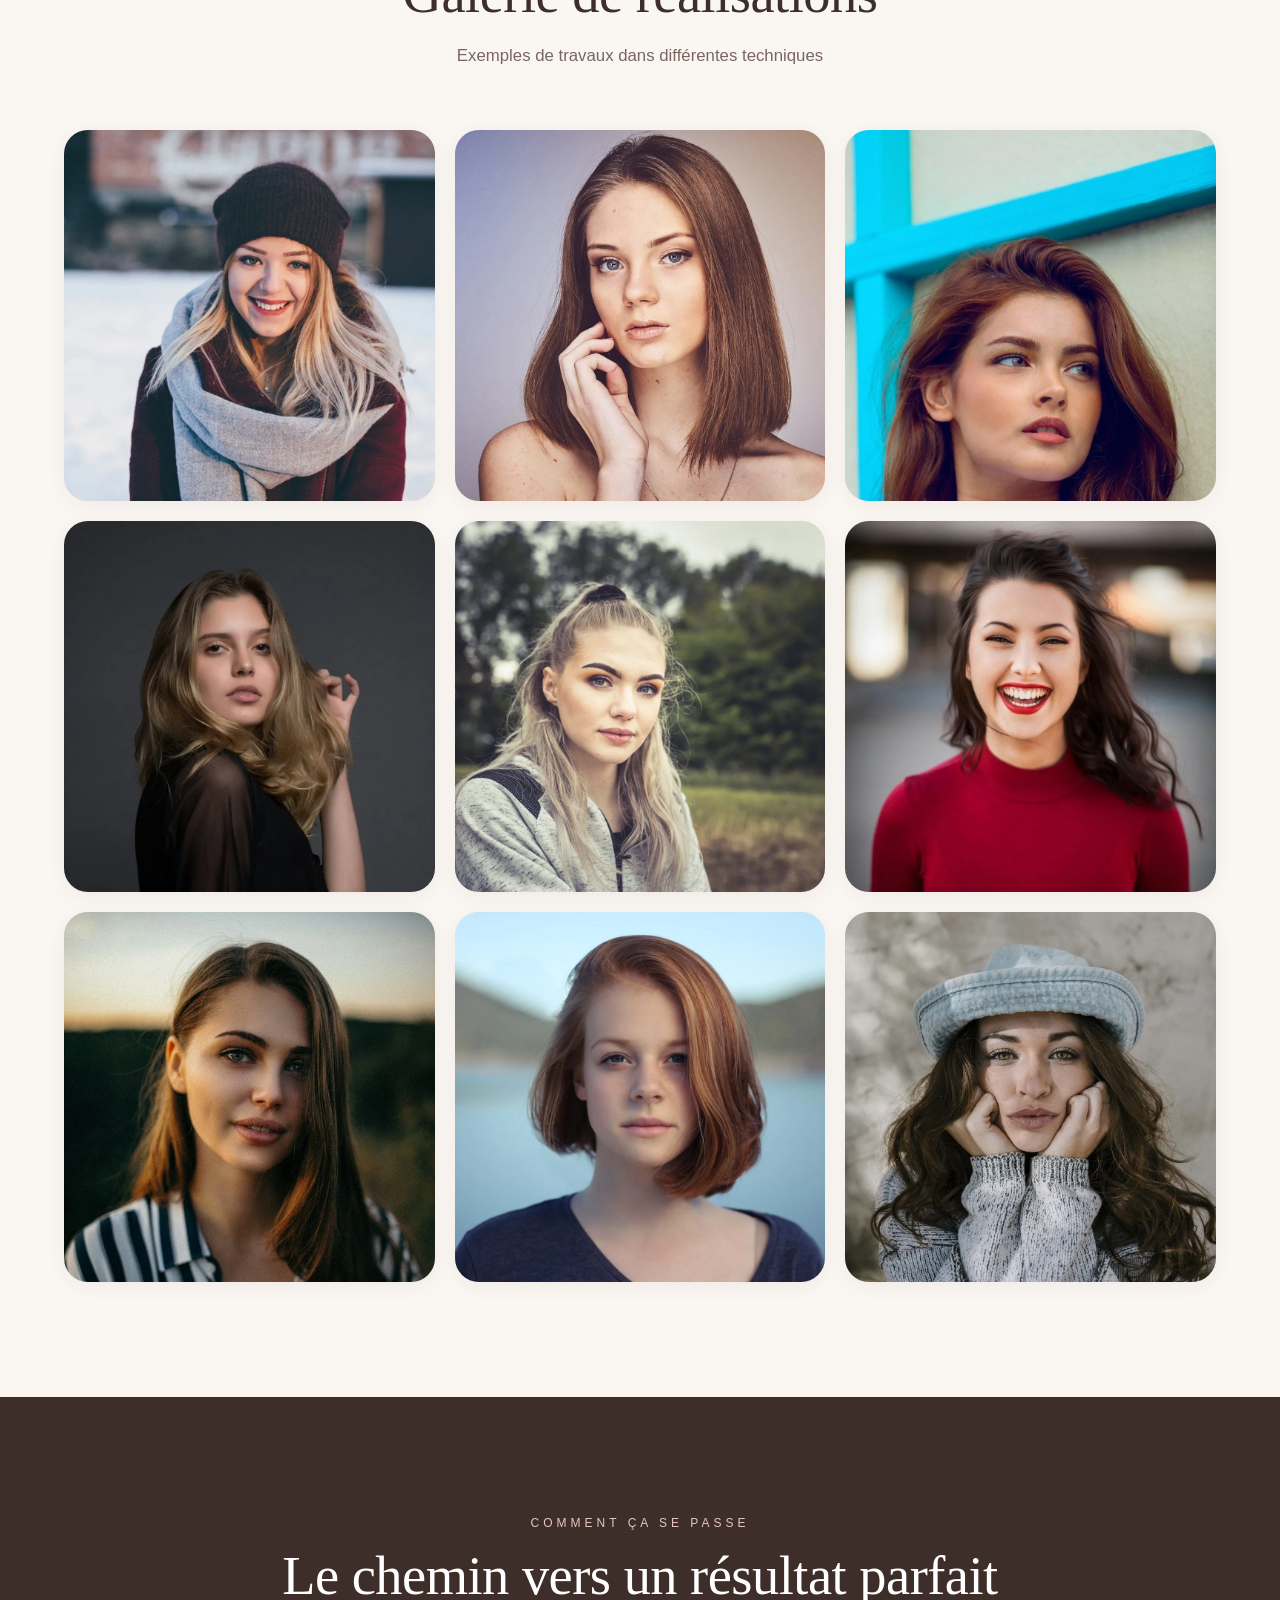
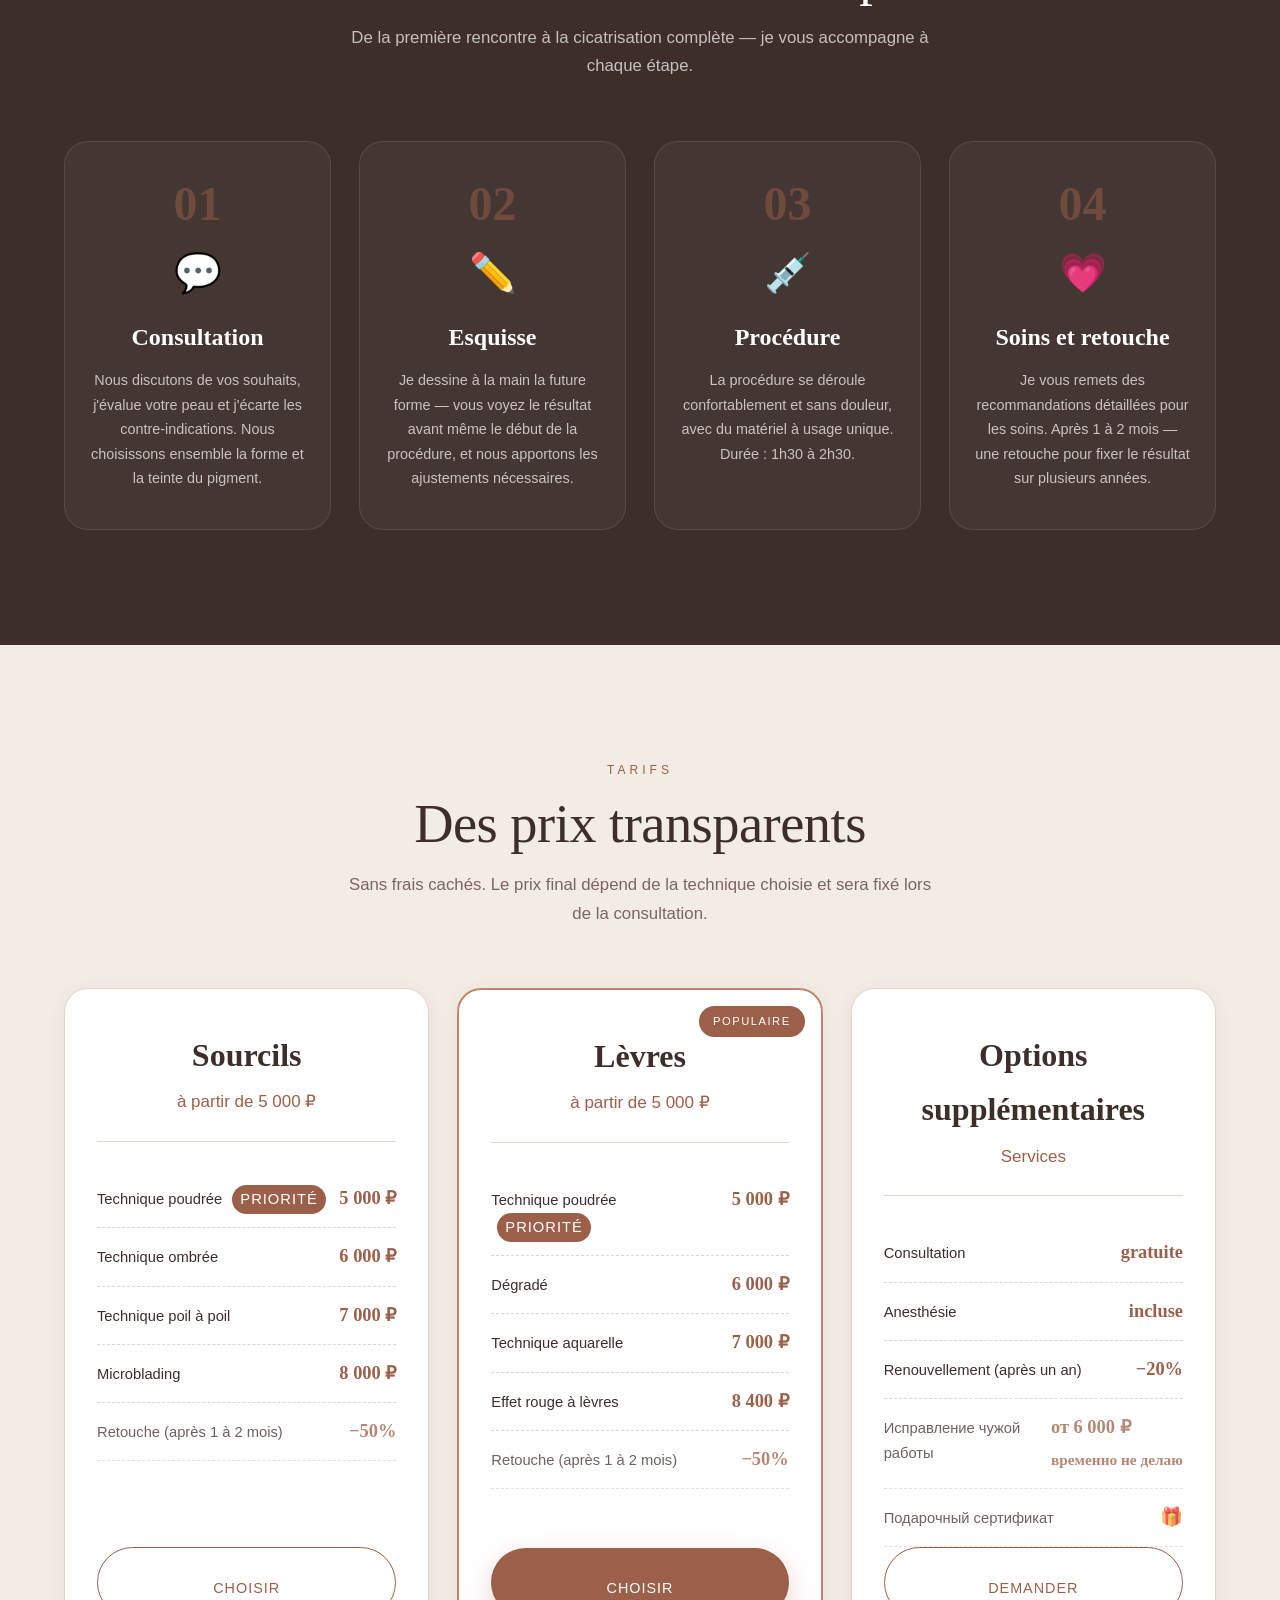
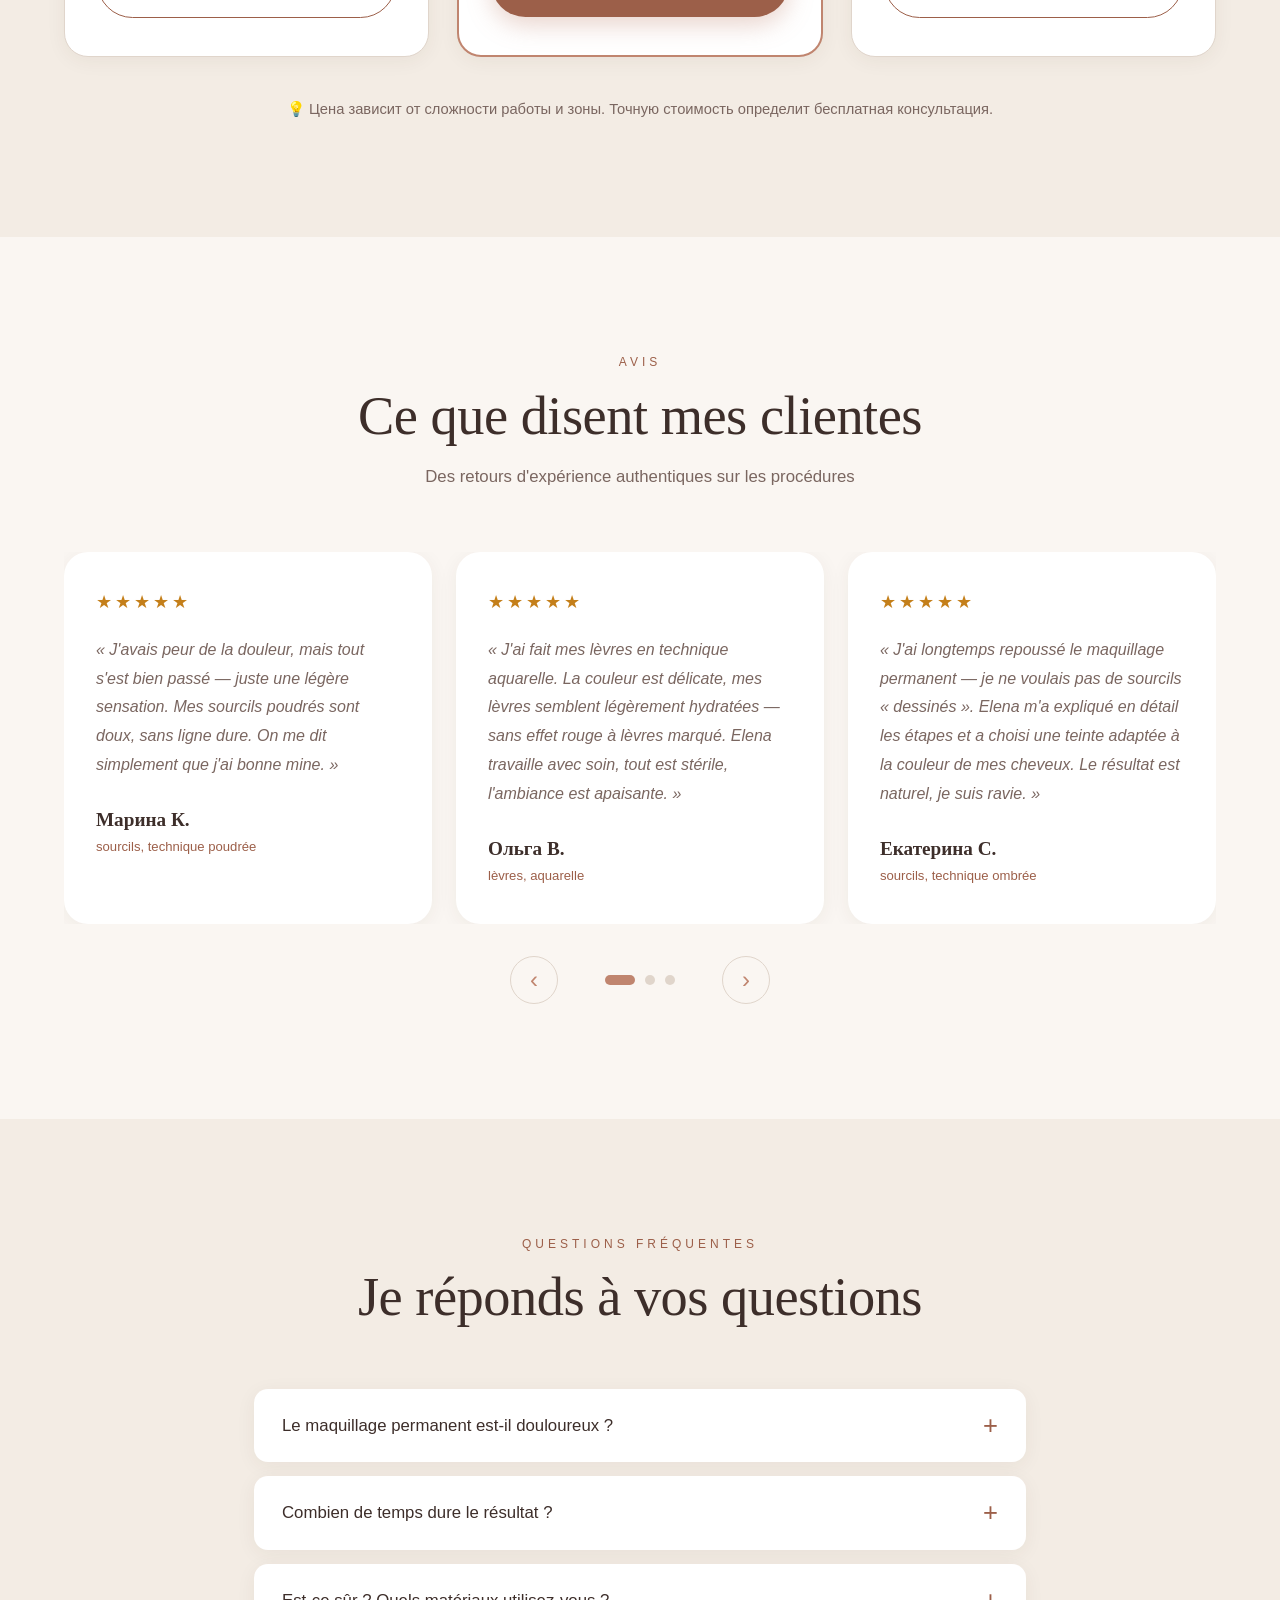
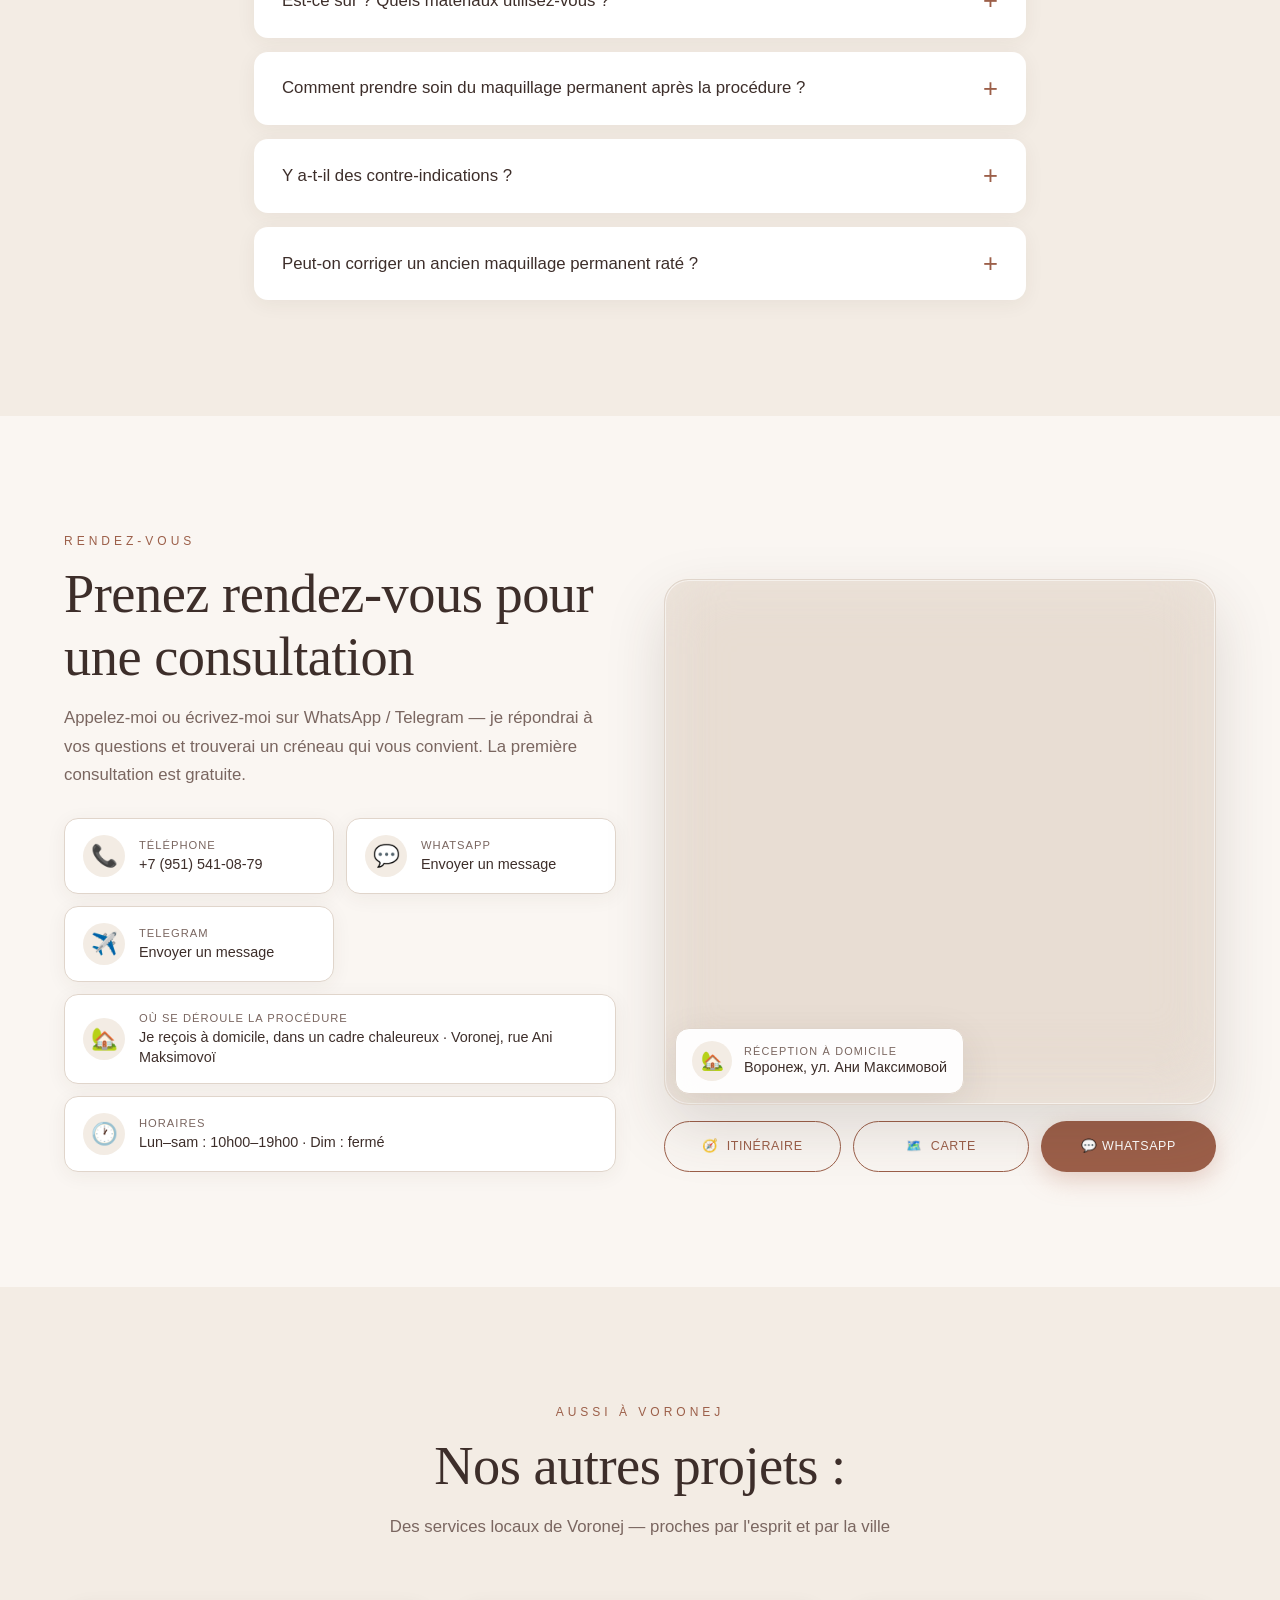
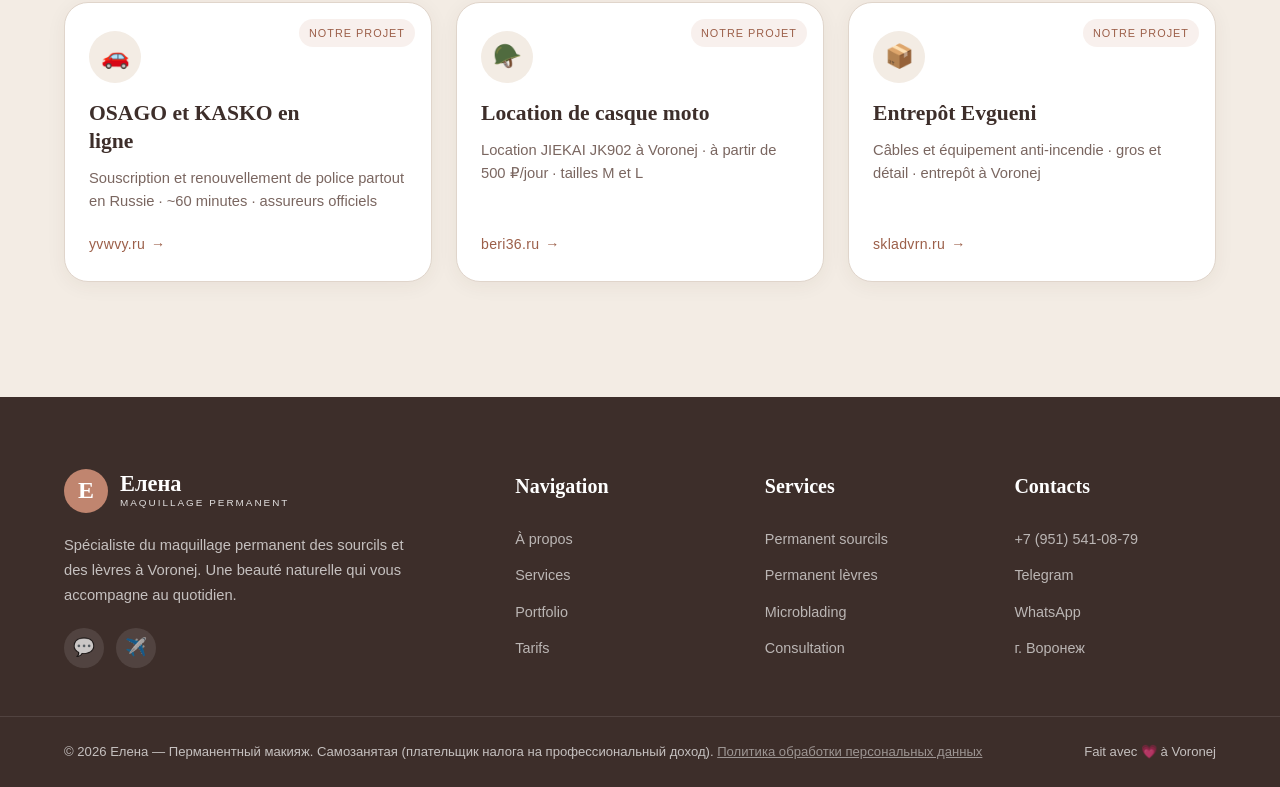
<file: index-fr.html>
<!DOCTYPE html>

<html lang="fr"><script>document.documentElement.classList.add('js');</script>
<head>
<meta charset="utf-8"/>
<meta http-equiv="Content-Security-Policy" content="default-src 'self'; script-src 'self' 'unsafe-inline' https://mc.yandex.ru https://mc.webvisor.org; style-src 'self' 'unsafe-inline' https://fonts.googleapis.com; font-src 'self' https://fonts.gstatic.com; img-src 'self' data: https://mc.yandex.ru; connect-src 'self' https://mc.yandex.ru wss://mc.yandex.ru wss://mc.yandex.com wss://mc.webvisor.org; frame-src https://yandex.ru https://mc.yandex.ru https://mc.yandex.com; base-uri 'self'; form-action 'self'; object-src 'none'; upgrade-insecure-requests"/>
<meta content="width=device-width, initial-scale=1.0, viewport-fit=cover" name="viewport"/>
<meta content="#3D2E2A" name="theme-color"/>
<meta content="index, follow" name="robots"/>
<meta content="Елена — перманентный макияж, Воронеж" name="author"/>
<meta content="Maquillage permanent des sourcils et des lèvres à Voronej — sourcils poudrés, microblading, lèvres aquarelle. Résultat naturel, pigments hypoallergéniques." name="description"/>
<meta content="перманентный макияж Воронеж, татуаж бровей Воронеж, пудровые брови Воронеж, микроблейдинг Воронеж, татуаж губ Воронеж, перманентный макияж губ, акварельные губы, волосковая техника бровей, перманент бровей цена, коррекция перманентного макияжа Воронеж" name="keywords"/>
<meta content="7212f6251177285f" name="yandex-verification"/>
<meta content="kPjtt6Nt6N9rTs43Lpr_PBT9k_g7PgXFMlWb2uV_ee8" name="google-site-verification"/>
<!-- Yandex.Metrika counter -->
<script type="text/javascript">
        (function(m,e,t,r,i,k,a){
            m[i]=m[i]||function(){(m[i].a=m[i].a||[]).push(arguments)};
            m[i].l=1*new Date();
            for (var j = 0; j < document.scripts.length; j++) {if (document.scripts[j].src === r) { return; }}
            k=e.createElement(t),a=e.getElementsByTagName(t)[0],k.async=1,k.src=r,a.parentNode.insertBefore(k,a)
        })(window, document,'script','https://mc.yandex.ru/metrika/tag.js?id=111347939', 'ym');

        ym(111347939, 'init', {
            webvisor: true,
            clickmap: true,
            trackLinks: true,
            accurateTrackBounce: true
        });
    </script>
<!-- /Yandex.Metrika counter -->
<title>Maquillage permanent Voronej — sourcils et lèvres | Elena</title>
<!-- Домен: elenaperm.ru -->
<link href="https://elenaperm.ru/index-fr.html" rel="canonical"/><!-- hreflang: у каждого языка теперь своя настоящая статическая страница (не ?lang= на одном URL) — так поисковики видят реальный переведённый контент по каждому адресу, а не зависят от выполнения JS в браузере. x-default ведёт на русскую версию. --><link href="https://elenaperm.ru/" hreflang="ru" rel="alternate"/><link href="https://elenaperm.ru/index-en.html" hreflang="en" rel="alternate"/><link href="https://elenaperm.ru/index-zh.html" hreflang="zh-Hans" rel="alternate"/><link href="https://elenaperm.ru/index-uz.html" hreflang="uz" rel="alternate"/><link href="https://elenaperm.ru/index-ka.html" hreflang="ka" rel="alternate"/><link href="https://elenaperm.ru/index-os.html" hreflang="os" rel="alternate"/><link href="https://elenaperm.ru/index-ky.html" hreflang="ky" rel="alternate"/><link href="https://elenaperm.ru/index-fr.html" hreflang="fr" rel="alternate"/><link href="https://elenaperm.ru/" hreflang="x-default" rel="alternate"/>

<!-- Open Graph / превью ссылок (Telegram, VK и др.) -->
<meta content="website" property="og:type"/>
<meta content="fr_FR" property="og:locale"/><meta content="ru_RU" property="og:locale:alternate"/><meta content="en_US" property="og:locale:alternate"/><meta content="zh_CN" property="og:locale:alternate"/><meta content="uz_UZ" property="og:locale:alternate"/><meta content="ka_GE" property="og:locale:alternate"/><meta content="os_RU" property="og:locale:alternate"/><meta content="ky_KG" property="og:locale:alternate"/>






<meta content="Maquillage permanent Voronej — sourcils et lèvres | Elena" property="og:title"/>
<meta content="Maquillage permanent des sourcils et des lèvres à Voronej — sourcils poudrés, microblading, lèvres aquarelle. Résultat naturel, pigments hypoallergéniques. Prenez rendez-vous pour une consultation gratuite." property="og:description"/>
<meta content="https://elenaperm.ru/images/hero-bg-new.jpg" property="og:image"/>
<meta content="1400" property="og:image:width"/>
<meta content="642" property="og:image:height"/>
<meta content="Перманентный макияж бровей и губ в Воронеже — мастер Елена" property="og:image:alt"/>
<meta content="https://elenaperm.ru/index-fr.html" property="og:url"/>
<meta content="Елена — Перманентный макияж" property="og:site_name"/>
<!-- twitter: meta-теги убраны (X/Twitter ограничен в РФ) -->
<!-- Favicon -->
<link href="favicon.svg" rel="icon" type="image/svg+xml"/>
<link href="favicon-32.png" rel="icon" sizes="32x32" type="image/png"/>
<link href="apple-touch-icon.png" rel="apple-touch-icon"/>
<!-- Fonts -->
<link href="https://fonts.googleapis.com" rel="preconnect"/>
<link crossorigin="" href="https://fonts.gstatic.com" rel="preconnect"/>
<link href="https://fonts.googleapis.com/css2?family=Cormorant+Garamond:wght@400;500;600;700&amp;family=Jost:wght@300;400;500;600&amp;display=swap" rel="stylesheet"/>
<!-- Styles -->
<!-- Предзагрузка hero-фона: WebP для современных браузеров (~40% легче), JPG сам подтянется как фон в CSS для старых -->
<link as="image" fetchpriority="high" href="images/hero-bg-new.webp" rel="preload" type="image/webp"/>
<link href="css/style.css?v=7" rel="stylesheet"/>
<!-- Структурированные данные для поиска/карт -->
<script type="application/ld+json">
    {
        "@context": "https://schema.org",
        "@type": "BeautySalon",
        "@id": "https://elenaperm.ru/#business",
        "name": "Елена — Перманентный макияж",
        "description": "Перманентный макияж бровей и губ в Воронеже: пудровые брови, микроблейдинг, волосковая техника, акварельные губы и эффект помады. Натуральный результат, гипоаллергенные пигменты, индивидуальный подбор формы и цвета.",
        "image": "https://elenaperm.ru/images/hero-bg-new.jpg",
        "url": "https://elenaperm.ru/index-fr.html",
        "telephone": "+79515410879",
        "priceRange": "от 5000 ₽",
        "currenciesAccepted": "RUB",
        "address": {
            "@type": "PostalAddress",
            "streetAddress": "ул. Ани Максимовой",
            "addressLocality": "Воронеж",
            "addressRegion": "Воронежская область",
            "addressCountry": "RU"
        },
        "geo": {
            "@type": "GeoCoordinates",
            "latitude": 51.581948,
            "longitude": 39.323545
        },
        "areaServed": {
            "@type": "City",
            "name": "Воронеж"
        },
        "sameAs": [
            "https://wa.me/79515410879",
            "https://t.me/Annship_Psy_CTR"
        ],
        "openingHoursSpecification": [
            {
                "@type": "OpeningHoursSpecification",
                "dayOfWeek": ["Monday","Tuesday","Wednesday","Thursday","Friday","Saturday"],
                "opens": "10:00",
                "closes": "19:00"
            }
        ],
        "hasOfferCatalog": {
            "@type": "OfferCatalog",
            "name": "Услуги перманентного макияжа",
            "itemListElement": [
                {
                    "@type": "Offer",
                    "itemOffered": { "@type": "Service", "name": "Перманентный макияж бровей (пудровая, теневая, волосковая техника, микроблейдинг)" },
                    "priceCurrency": "RUB",
                    "price": "5000"
                },
                {
                    "@type": "Offer",
                    "itemOffered": { "@type": "Service", "name": "Перманентный макияж губ (контур, растушёвка, акварель, эффект помады)" },
                    "priceCurrency": "RUB",
                    "price": "5000"
                }
            ]
        }
    }
    </script>
</head>
<body>
<!-- Пиксель Яндекс.Метрики для случая без JS — по спецификации HTML5 <noscript><div> не может
         жить внутри <head> (там разрешены только link/style/meta), поэтому перенесено сюда. -->
<noscript><div><img alt="" src="https://mc.yandex.ru/watch/111347939" style="position:absolute; left:-9999px;"/></div></noscript>
<a class="skip-link" href="#hero">Aller au contenu</a>
<!-- Оверлей мобильного меню -->
<div aria-hidden="true" class="nav-overlay" id="navOverlay"></div>
<!-- ============ ПЛАВАЮЩИЕ КНОПКИ ============ -->
<div class="floating-buttons">
<a aria-label="WhatsApp" class="float-btn float-whatsapp" href="https://wa.me/79515410879" rel="noopener noreferrer" target="_blank">
<svg fill="currentColor" height="26" viewbox="0 0 24 24" width="26"><path d="M17.472 14.382c-.297-.149-1.758-.867-2.03-.967-.273-.099-.471-.148-.67.15-.197.297-.767.966-.94 1.164-.173.199-.347.223-.644.075-.297-.15-1.255-.463-2.39-1.475-.883-.788-1.48-1.761-1.653-2.059-.173-.297-.018-.458.13-.606.134-.133.298-.347.446-.52.149-.174.198-.298.298-.497.099-.198.05-.371-.025-.52-.075-.149-.669-1.612-.916-2.207-.242-.579-.487-.5-.669-.51-.173-.008-.371-.01-.57-.01-.198 0-.52.074-.792.372-.272.297-1.04 1.016-1.04 2.479 0 1.462 1.065 2.875 1.213 3.074.149.198 2.096 3.2 5.077 4.487.709.306 1.262.489 1.694.625.712.227 1.36.195 1.871.118.571-.085 1.758-.719 2.006-1.413.248-.694.248-1.289.173-1.413-.074-.124-.272-.198-.57-.347m-5.421 7.403h-.004a9.87 9.87 0 01-5.031-1.378l-.361-.214-3.741.982.998-3.648-.235-.374a9.86 9.86 0 01-1.51-5.26c.001-5.45 4.436-9.884 9.888-9.884 2.64 0 5.122 1.03 6.988 2.898a9.825 9.825 0 012.893 6.994c-.003 5.45-4.437 9.884-9.885 9.884m8.413-18.297A11.815 11.815 0 0012.05 0C5.495 0 .16 5.335.157 11.892c0 2.096.547 4.142 1.588 5.945L.057 24l6.305-1.654a11.882 11.882 0 005.683 1.448h.005c6.554 0 11.89-5.335 11.893-11.893a11.821 11.821 0 00-3.48-8.413Z"></path></svg>
</a>
<a aria-label="Telegram" class="float-btn float-telegram" href="https://t.me/Annship_Psy_CTR" rel="noopener noreferrer" target="_blank">
<svg fill="currentColor" height="26" viewbox="0 0 24 24" width="26"><path d="M11.944 0A12 12 0 0 0 0 12a12 12 0 0 0 12 12 12 12 0 0 0 12-12A12 12 0 0 0 12 0a12 12 0 0 0-.056 0zm4.962 7.224c.1-.002.321.023.465.14a.506.506 0 0 1 .171.325c.016.093.036.306.02.472-.18 1.898-.962 6.502-1.36 8.627-.168.9-.499 1.201-.82 1.23-.696.065-1.225-.46-1.9-.902-1.056-.693-1.653-1.124-2.678-1.8-1.185-.78-.417-1.21.258-1.91.177-.184 3.247-2.977 3.307-3.23.007-.032.014-.15-.056-.212s-.174-.041-.249-.024c-.106.024-1.793 1.14-5.061 3.345-.48.33-.913.49-1.302.48-.428-.008-1.252-.241-1.865-.44-.752-.245-1.349-.374-1.297-.789.027-.216.325-.437.893-.663 3.498-1.524 5.83-2.529 6.998-3.014 3.332-1.386 4.025-1.627 4.476-1.635z"></path></svg>
</a>
<a aria-label="Позвонить" class="float-btn float-phone" href="tel:+79515410879">
<svg fill="currentColor" height="24" viewbox="0 0 24 24" width="24"><path d="M6.62 10.79c1.44 2.83 3.76 5.14 6.59 6.59l2.2-2.2c.27-.27.67-.36 1.02-.24 1.12.37 2.33.57 3.57.57.55 0 1 .45 1 1V20c0 .55-.45 1-1 1-9.39 0-17-7.61-17-17 0-.55.45-1 1-1h3.5c.55 0 1 .45 1 1 0 1.25.2 2.45.57 3.57.11.35.03.74-.25 1.02l-2.2 2.2z"></path></svg>
</a>
<button aria-label="Музыка" aria-pressed="false" class="float-btn float-music" id="musicToggle" type="button">
<svg fill="currentColor" height="24" viewbox="0 0 24 24" width="24"><path d="M3 9v6h4l5 5V4L7 9H3z"/><path d="M16 8a5 5 0 0 1 0 8" fill="none" stroke="currentColor" stroke-width="2" stroke-linecap="round"/><path d="M18.5 5.5a9 9 0 0 1 0 13" fill="none" stroke="currentColor" stroke-width="2" stroke-linecap="round"/></svg>
</button>
</div>
<!-- ============ НАВИГАЦИЯ ============ -->
<header class="navbar" id="navbar">
<div class="container nav-container">
<a class="logo" href="#hero">
<span class="logo-mark">Е</span>
<span class="logo-text">Елена<small>maquillage permanent</small></span>
</a>
<nav class="nav-menu" id="navMenu">
<a class="nav-link" href="#about">À propos</a>
<a class="nav-link" href="#services">Services</a>
<a class="nav-link" href="#portfolio">Portfolio</a>
<a class="nav-link nav-link-gradient" href="#process">Déroulement</a>
<a class="nav-link nav-link-gradient" href="#pricing">Tarifs</a>
<a class="nav-link nav-link-gradient" href="#reviews">Avis</a>
<a class="nav-link nav-link-gradient" href="#faq">Questions</a>
<a class="nav-link nav-cta" href="#booking">Prendre rendez-vous</a>
</nav>
<div aria-label="Language" class="lang-dropdown lang-dropdown-static" id="langSwitcher"><button aria-expanded="false" aria-haspopup="listbox" aria-label="Language" class="lang-toggle" id="langToggle" type="button"><span class="lang-current" id="langCurrent">FR</span><span aria-hidden="true" class="lang-chevron">▾</span></button><div aria-label="Language" class="lang-menu" id="langMenu" role="listbox"><a aria-selected="false" class="lang-option" href="index.html" role="option"><span class="lang-option-code">RU</span><span class="lang-option-name">Русский</span></a><a aria-selected="false" class="lang-option" href="index-en.html" role="option"><span class="lang-option-code">EN</span><span class="lang-option-name">English</span></a><a aria-selected="false" class="lang-option" href="index-zh.html" role="option"><span class="lang-option-code">中文</span><span class="lang-option-name">中文</span></a><a aria-selected="false" class="lang-option" href="index-uz.html" role="option"><span class="lang-option-code">UZ</span><span class="lang-option-name">O'zbekcha</span></a><a aria-selected="false" class="lang-option" href="index-ka.html" role="option"><span class="lang-option-code">KA</span><span class="lang-option-name">ქართული</span></a><a aria-selected="false" class="lang-option" href="index-os.html" role="option"><span class="lang-option-code">OS</span><span class="lang-option-name">Ирон</span></a><a aria-selected="false" class="lang-option" href="index-ky.html" role="option"><span class="lang-option-code">KY</span><span class="lang-option-name">Кыргызча</span></a><span aria-selected="true" class="lang-option active" role="option"><span class="lang-option-code">FR</span><span class="lang-option-name">Français</span></span></div></div>
<button aria-label="Menu" class="burger" id="burger" type="button">
<span></span><span></span><span></span>
</button>
</div>
</header>
<!-- ============ HERO ============ -->
<section class="hero" id="hero">
<div class="hero-overlay"></div>
<div class="container hero-content">
<p class="hero-tagline reveal">✦ Voronej</p>
<h1 class="hero-title reveal">Une beauté naturelle,<br/><em>qui vous accompagne au quotidien</em></h1>
<p class="hero-subtitle reveal">Maquillage permanent des sourcils et des lèvres. Choix personnalisé de la forme et de la teinte, matériaux haut de gamme et résultat naturel, sans effet « tatouage ».</p>
<div class="hero-cta reveal">
<div class="hero-buttons">
<a class="btn btn-primary" href="#booking">Prendre rendez-vous</a>
<a aria-label="Прокрутить вниз" class="hero-scroll" href="#about">
<span></span>
</a>
<a class="btn btn-ghost" href="#portfolio">Voir les réalisations</a>
</div>
</div>
</div>
</section>
<!-- ============ О ЕЛЕНЕ ============ -->
<section class="section about" id="about">
<div class="container about-grid">
<div class="about-image reveal">
<picture><source srcset="images/about-elena.webp" type="image/webp"/><img alt="Elena — spécialiste du maquillage permanent des sourcils et des lèvres à Voronej" height="1067" loading="lazy" src="images/about-elena.jpg" width="800"/></picture>
<div class="about-badge">
<span class="badge-num">Certifiés</span>
<span class="badge-text">pigments hypoallergéniques</span>
</div>
</div>
<div class="about-text reveal">
<p class="eyebrow">à propos de moi</p>
<h2 class="section-title">Bonjour, je suis Elena</h2>
<p>Spécialiste du maquillage permanent à Voronej. Je débute dans ce métier et j'aide les femmes à se réveiller belles chaque matin — sans la routine quotidienne du maquillage.</p>
<p>Ma philosophie est simple : <strong>le meilleur travail est celui qu'on ne remarque pas</strong>. Je ne fais pas de « tatouages » voyants sur le visage. Je souligne délicatement vos traits naturels — pour que l'on remarque simplement que vous avez l'air reposée et fraîche.</p>
<p>J'utilise uniquement des pigments certifiés hypoallergéniques, du matériel à usage unique et un équipement moderne. La sécurité et le confort de chaque cliente sont ma priorité absolue.</p>
<div class="about-stats">
<div class="stat">
<span class="stat-num stat-text">Approche</span>
<span class="stat-label">personnalisée</span>
</div>
<div class="stat">
<span class="stat-num stat-text">Matériaux</span>
<span class="stat-label">certifiés</span>
</div>
<div class="stat">
<span class="stat-num stat-text">Clientes</span>
<span class="stat-label">satisfaites</span>
</div>
</div>
</div>
</div>
</section>
<!-- ============ УСЛУГИ ============ -->
<section class="section services" id="services">
<div class="container">
<div class="section-head reveal">
<p class="eyebrow">services</p>
<h2 class="section-title">Ce que je crée pour vous</h2>
<p class="section-sub">Deux zones principales de spécialisation — sourcils et lèvres. Pour chacune, plusieurs techniques adaptées à votre type de peau et au résultat souhaité.</p>
</div>
<div class="services-grid">
<!-- БРОВИ -->
<article class="service-card reveal">
<div class="service-img">
<picture><source srcset="images/service-brows.webp" type="image/webp"/><img alt="Maquillage permanent des sourcils à Voronej — technique poudrée et poil à poil" height="733" loading="lazy" src="images/service-brows.jpg" width="1100"/></picture>
</div>
<div class="service-body">
<h3>Sourcils</h3>
<p class="service-desc">Fournis, graphiques ou aussi naturels que possible — nous choisirons la forme idéale selon les traits de votre visage.</p>
<ul class="service-list">
<li>Technique poudrée — dégradé doux, effet ombré</li>
<li>Technique ombrée — remplissage délicat, aspect naturel</li>
<li>Technique poil à poil — dessin de poils individuels</li>
<li>Microblading — traits très fins, réalisme maximal</li>
</ul>
<div class="service-from"><span>à partir de</span> <strong>5 000 ₽</strong></div>
<a class="btn btn-outline" href="#booking">Prendre rendez-vous</a>
</div>
</article>
<!-- ГУБЫ -->
<article class="service-card reveal">
<div class="service-img">
<picture><source srcset="images/service-lips.webp" type="image/webp"/><img alt="Maquillage permanent des lèvres à Voronej — technique aquarelle et effet rouge à lèvres" height="798" loading="lazy" src="images/service-lips.jpg" width="1077"/></picture>
</div>
<div class="service-body">
<h3>Lèvres</h3>
<p class="service-desc">Couleur intense, volume visuel et correction de l'asymétrie — sans avoir à retoucher son rouge à lèvres chaque mois.</p>
<ul class="service-list">
<li>Contour des lèvres — ligne nette, correction de la forme</li>
<li>Dégradé — transition douce du contour vers le centre</li>
<li>Effet rouge à lèvres — remplissage dense et complet de la couleur</li>
<li>Technique aquarelle — teinte délicate et semi-transparente</li>
</ul>
<div class="service-from"><span>à partir de</span> <strong>5 000 ₽</strong></div>
<a class="btn btn-outline" href="#booking">Prendre rendez-vous</a>
</div>
</article>
</div>
</div>
</section>
<!-- ============ ГАЛЕРЕЯ РАБОТ ============ -->
<section class="section portfolio" id="portfolio">
<div class="container">
<div class="section-head reveal">
<p class="eyebrow">portfolio</p>
<h2 class="section-title">Galerie de réalisations</h2>
<p class="section-sub">Exemples de travaux dans différentes techniques</p>
</div>
<div class="portfolio-grid">
<div class="portfolio-item reveal"><picture><source srcset="images/g1.webp" type="image/webp"/><img alt="Sourcils poudrés — réalisation d'Elena à Voronej" height="1000" loading="lazy" src="images/g1.jpg" width="1000"/></picture></div>
<div class="portfolio-item reveal"><picture><source srcset="images/g2.webp" type="image/webp"/><img alt="Maquillage permanent des sourcils — résultat naturel" height="1000" loading="lazy" src="images/g2.jpg" width="1000"/></picture></div>
<div class="portfolio-item reveal"><picture><source srcset="images/g3.webp" type="image/webp"/><img alt="Lèvres aquarelle — maquillage permanent à Voronej" height="1000" loading="lazy" src="images/g3.jpg" width="1000"/></picture></div>
<div class="portfolio-item reveal"><picture><source srcset="images/g4.webp" type="image/webp"/><img alt="Permanent sourcils et lèvres — avant et après" height="1000" loading="lazy" src="images/g4.jpg" width="1000"/></picture></div>
<div class="portfolio-item reveal"><picture><source srcset="images/g5.webp" type="image/webp"/><img alt="Microblading des sourcils — réalisation d'Elena" height="1000" loading="lazy" src="images/g5.jpg" width="1000"/></picture></div>
<div class="portfolio-item reveal"><picture><source srcset="images/g6.webp" type="image/webp"/><img alt="Technique ombrée des sourcils — maquillage permanent" height="1000" loading="lazy" src="images/g6.jpg" width="1000"/></picture></div>
<div class="portfolio-item reveal"><picture><source srcset="images/g7.webp" type="image/webp"/><img alt="Technique poil à poil des sourcils à Voronej" height="1000" loading="lazy" src="images/g7.jpg" width="1000"/></picture></div>
<div class="portfolio-item reveal"><picture><source srcset="images/g8.webp" type="image/webp"/><img alt="Maquillage permanent des lèvres — effet rouge à lèvres" height="1000" loading="lazy" src="images/g8.jpg" width="1000"/></picture></div>
<div class="portfolio-item reveal"><picture><source srcset="images/g9.webp" type="image/webp"/><img alt="Maquillage permanent naturel des sourcils et des lèvres" height="1000" loading="lazy" src="images/g9.jpg" width="1000"/></picture></div>
</div>
</div>
</section>
<!-- ============ ПРОЦЕСС ============ -->
<section class="section process" id="process">
<div class="container">
<div class="section-head reveal">
<p class="eyebrow">comment ça se passe</p>
<h2 class="section-title">Le chemin vers un résultat parfait</h2>
<p class="section-sub">De la première rencontre à la cicatrisation complète — je vous accompagne à chaque étape.</p>
</div>
<div class="process-timeline">
<div class="process-step reveal">
<div class="step-num">01</div>
<div class="step-icon">💬</div>
<h3>Consultation</h3>
<p>Nous discutons de vos souhaits, j'évalue votre peau et j'écarte les contre-indications. Nous choisissons ensemble la forme et la teinte du pigment.</p>
</div>
<div class="process-step reveal">
<div class="step-num">02</div>
<div class="step-icon">✏️</div>
<h3>Esquisse</h3>
<p>Je dessine à la main la future forme — vous voyez le résultat avant même le début de la procédure, et nous apportons les ajustements nécessaires.</p>
</div>
<div class="process-step reveal">
<div class="step-num">03</div>
<div class="step-icon">💉</div>
<h3>Procédure</h3>
<p>La procédure se déroule confortablement et sans douleur, avec du matériel à usage unique. Durée : 1h30 à 2h30.</p>
</div>
<div class="process-step reveal">
<div class="step-num">04</div>
<div class="step-icon">💗</div>
<h3>Soins et retouche</h3>
<p>Je vous remets des recommandations détaillées pour les soins. Après 1 à 2 mois — une retouche pour fixer le résultat sur plusieurs années.</p>
</div>
</div>
</div>
</section>
<!-- ============ ЦЕНЫ ============ -->
<section class="section pricing" id="pricing">
<div class="container">
<div class="section-head reveal">
<p class="eyebrow">tarifs</p>
<h2 class="section-title">Des prix transparents</h2>
<p class="section-sub">Sans frais cachés. Le prix final dépend de la technique choisie et sera fixé lors de la consultation.</p>
</div>
<div class="pricing-grid">
<!-- БРОВИ -->
<div class="price-card reveal">
<div class="price-head">
<h3>Sourcils</h3>
<p><span>à partir de</span> 5 000 ₽</p>
</div>
<ul class="price-list">
<li><span>Technique poudrée <span class="price-priority">priorité</span></span><strong>5 000 ₽</strong></li>
<li><span>Technique ombrée</span><strong>6 000 ₽</strong></li>
<li><span>Technique poil à poil</span><strong>7 000 ₽</strong></li>
<li><span>Microblading</span><strong>8 000 ₽</strong></li>
<li class="price-note"><span>Retouche (après 1 à 2 mois)</span><strong>−50%</strong></li>
</ul>
<a class="btn btn-outline btn-block" href="#booking">Choisir</a>
</div>
<!-- ГУБЫ -->
<div class="price-card price-featured reveal">
<div class="price-badge">Populaire</div>
<div class="price-head">
<h3>Lèvres</h3>
<p><span>à partir de</span> 5 000 ₽</p>
</div>
<ul class="price-list">
<li><span>Technique poudrée <span class="price-priority">priorité</span></span><strong>5 000 ₽</strong></li>
<li><span>Dégradé</span><strong>6 000 ₽</strong></li>
<li><span>Technique aquarelle</span><strong>7 000 ₽</strong></li>
<li><span>Effet rouge à lèvres</span><strong>8 400 ₽</strong></li>
<li class="price-note"><span>Retouche (après 1 à 2 mois)</span><strong>−50%</strong></li>
</ul>
<a class="btn btn-primary btn-block" href="#booking">Choisir</a>
</div>
<!-- ДОПОЛНИТЕЛЬНО -->
<div class="price-card reveal">
<div class="price-head">
<h3>Options supplémentaires</h3>
<p>Services</p>
</div>
<ul class="price-list">
<li><span>Consultation</span><strong>gratuite</strong></li>
<li><span>Anesthésie</span><strong>incluse</strong></li>
<li><span>Renouvellement (après un an)</span><strong>−20%</strong></li>
<li class="price-note"><span>Исправление чужой работы</span><strong>от 6 000 ₽<br/><small>временно не делаю</small></strong></li>
<li class="price-note"><span>Подарочный сертификат</span><strong>🎁</strong></li>
</ul>
<a class="btn btn-outline btn-block" href="#booking">Demander</a>
</div>
</div>
<p class="pricing-foot reveal">💡 Цена зависит от сложности работы и зоны. Точную стоимость определит бесплатная консультация.</p>
</div>
</section>
<!-- ============ ОТЗЫВЫ ============ -->
<section class="section reviews" id="reviews">
<div class="container">
<div class="section-head reveal">
<p class="eyebrow">avis</p>
<h2 class="section-title">Ce que disent mes clientes</h2>
<p class="section-sub">Des retours d'expérience authentiques sur les procédures</p>
</div>
<div class="reviews-viewport">
<div class="reviews-track" id="reviewsTrack">
<div class="review-card">
<div class="stars">★★★★★</div>
<p>« J'avais peur de la douleur, mais tout s'est bien passé — juste une légère sensation. Mes sourcils poudrés sont doux, sans ligne dure. On me dit simplement que j'ai bonne mine. »</p>
<div class="review-author"><strong>Марина К.</strong><span>sourcils, technique poudrée</span></div>
</div>
<div class="review-card">
<div class="stars">★★★★★</div>
<p>« J'ai fait mes lèvres en technique aquarelle. La couleur est délicate, mes lèvres semblent légèrement hydratées — sans effet rouge à lèvres marqué. Elena travaille avec soin, tout est stérile, l'ambiance est apaisante. »</p>
<div class="review-author"><strong>Ольга В.</strong><span>lèvres, aquarelle</span></div>
</div>
<div class="review-card">
<div class="stars">★★★★★</div>
<p>« J'ai longtemps repoussé le maquillage permanent — je ne voulais pas de sourcils « dessinés ». Elena m'a expliqué en détail les étapes et a choisi une teinte adaptée à la couleur de mes cheveux. Le résultat est naturel, je suis ravie. »</p>
<div class="review-author"><strong>Екатерина С.</strong><span>sourcils, technique ombrée</span></div>
</div>
<div class="review-card">
<div class="stars">★★★★★</div>
<p>« J'ai fait les sourcils et les lèvres. Le matin, plus besoin de me maquiller — un vrai gain de temps au quotidien. Elena a choisi la forme selon mon visage, sans m'imposer une tendance à la mode. »</p>
<div class="review-author"><strong>Анна Л.</strong><span>sourcils + lèvres</span></div>
</div>
<div class="review-card">
<div class="stars">★★★★★</div>
<p>« J'ai choisi le microblading — je voulais l'effet de poils individuels. Le résultat est soigné et naturel. Après la cicatrisation, la couleur s'est légèrement adoucie, comme Elena me l'avait annoncé. Je prévois de venir pour la retouche. »</p>
<div class="review-author"><strong>Дарья М.</strong><span>microblading</span></div>
</div>
</div>
</div>
<div class="reviews-nav">
<button aria-label="Предыдущий" class="review-btn" id="reviewPrev" type="button">‹</button>
<div class="reviews-dots" id="reviewDots"></div>
<button aria-label="Следующий" class="review-btn" id="reviewNext" type="button">›</button>
</div>
</div>
</section>
<!-- ============ FAQ ============ -->
<section class="section faq" id="faq">
<div class="container faq-container">
<div class="section-head reveal">
<p class="eyebrow">questions fréquentes</p>
<h2 class="section-title">Je réponds à vos questions</h2>
</div>
<div class="faq-list">
<div class="faq-item reveal">
<button class="faq-question" type="button">
<span>Le maquillage permanent est-il douloureux ?</span>
<span class="faq-icon">+</span>
</button>
<div class="faq-answer">
<p>Non, la procédure se déroule confortablement — vous ressentez seulement un léger contact, rien de plus. La plupart des clientes se détendent et somnolent même pendant la séance.</p>
</div>
</div>
<div class="faq-item reveal">
<button class="faq-question" type="button">
<span>Combien de temps dure le résultat ?</span>
<span class="faq-icon">+</span>
</button>
<div class="faq-answer">
<p>En moyenne de 1 à 3 ans, selon le type de peau, la technique utilisée et les soins apportés. Sur peau grasse, le pigment s'estompe plus vite ; sur peau sèche, il tient plus longtemps. Une retouche après 1 à 2 mois est recommandée pour fixer le résultat.</p>
</div>
</div>
<div class="faq-item reveal">
<button class="faq-question" type="button">
<span>Est-ce sûr ? Quels matériaux utilisez-vous ?</span>
<span class="faq-icon">+</span>
</button>
<div class="faq-answer">
<p>Oui, je respecte toutes les normes de sécurité. Je travaille uniquement avec du matériel stérile à usage unique, ouvert devant vous. Les pigments sont certifiés et hypoallergéniques. Tout l'équipement est traité selon les normes sanitaires russes (SanPiN).</p>
</div>
</div>
<div class="faq-item reveal">
<button class="faq-question" type="button">
<span>Comment prendre soin du maquillage permanent après la procédure ?</span>
<span class="faq-icon">+</span>
</button>
<div class="faq-answer">
<p>Je vous remets un mémo détaillé et une crème de soin spécifique. L'essentiel : pendant les 5 à 7 premiers jours, évitez l'eau, ne frottez pas la zone, évitez le sauna, la piscine et le solarium, et n'appliquez pas de maquillage décoratif sur la zone. La cicatrisation complète prend 2 à 4 semaines.</p>
</div>
</div>
<div class="faq-item reveal">
<button class="faq-question" type="button">
<span>Y a-t-il des contre-indications ?</span>
<span class="faq-icon">+</span>
</button>
<div class="faq-answer">
<p>Oui : grossesse et allaitement, inflammations aiguës, maladies chroniques graves en phase active, tendance aux cicatrices chéloïdes, certains traitements médicamenteux. Nous en discuterons en détail lors de la consultation gratuite.</p>
</div>
</div>
<div class="faq-item reveal">
<button class="faq-question" type="button">
<span>Peut-on corriger un ancien maquillage permanent raté ?</span>
<span class="faq-icon">+</span>
</button>
<div class="faq-answer">
<p>Pour l'instant, je ne prends pas en charge la correction ou le recouvrement du travail d'autres praticiens — cela demande une expérience et une évaluation spécifiques. Dès que je commencerai à traiter ce type de cas, je mettrai à jour cette information. En cas de doute, venez à une consultation gratuite, j'évaluerai votre situation en toute honnêteté.</p>
</div>
</div>
</div>
</div>
</section>
<!-- ============ ЗАПИСЬ / КОНТАКТЫ ============ -->
<!-- Формы заявки здесь намеренно нет: заявки принимаются напрямую по телефону/WhatsApp/Telegram -->
<section class="section booking" id="booking">
<div class="container booking-grid">
<div class="booking-info reveal">
<p class="eyebrow">rendez-vous</p>
<h2 class="section-title">Prenez rendez-vous pour une consultation</h2>
<p class="booking-lead">Appelez-moi ou écrivez-moi sur WhatsApp / Telegram — je répondrai à vos questions et trouverai un créneau qui vous convient. La première consultation est gratuite.</p>
<div class="contact-cards">
<a class="contact-card" href="tel:+79515410879">
<span class="contact-icon">📞</span>
<div><small>Téléphone</small><strong>+7 (951) 541-08-79</strong></div>
</a>
<a class="contact-card" href="https://wa.me/79515410879" rel="noopener noreferrer" target="_blank">
<span class="contact-icon">💬</span>
<div><small>WhatsApp</small><strong>Envoyer un message</strong></div>
</a>
<a class="contact-card" href="https://t.me/Annship_Psy_CTR" rel="noopener noreferrer" target="_blank">
<span class="contact-icon">✈️</span>
<div><small>Telegram</small><strong>Envoyer un message</strong></div>
</a>
<div class="contact-card contact-card--wide">
<span class="contact-icon">🏡</span>
<div><small>Où se déroule la procédure</small><strong>Je reçois à domicile, dans un cadre chaleureux · Voronej, rue Ani Maksimovoï</strong></div>
</div>
<div class="contact-card contact-card--wide">
<span class="contact-icon">🕐</span>
<div><small>Horaires</small><strong>Lun–sam : 10h00–19h00 · Dim : fermé</strong></div>
</div>
</div>
</div>
<div class="booking-map-wrap reveal">
<div class="booking-map-card">
<iframe class="booking-map-frame" loading="lazy" src="https://yandex.ru/map-widget/v1/?ll=39.323545%2C51.581948&amp;z=15&amp;l=map&amp;pt=39.323545,51.581948,pm2rdm" title="Карта — улица Ани Максимовой, Воронеж"></iframe>
<div class="booking-map-badge">
<span aria-hidden="true" class="booking-map-badge-icon">🏡</span>
<div>
<small>Réception à domicile</small>
<strong>Воронеж, ул. Ани Максимовой</strong>
</div>
</div>
</div>
<div class="booking-map-actions">
<a class="btn btn-outline btn-map" href="https://yandex.ru/maps/?rtext=~51.581948,39.323545&amp;rtt=auto" rel="noopener noreferrer" target="_blank">🧭 <span>Itinéraire</span></a>
<a class="btn btn-outline btn-map" href="https://yandex.ru/maps/?ll=39.323545%2C51.581948&amp;z=15&amp;text=Воронеж%2C%20улица%20Ани%20Максимовой" rel="noopener noreferrer" target="_blank">🗺️ <span>Carte</span></a>
<a class="btn btn-primary btn-map" href="https://wa.me/79515410879" rel="noopener noreferrer" target="_blank">💬 WhatsApp</a>
</div>
</div>
</div>
</section>
<!-- ============ ЕЩЁ В ВОРОНЕЖЕ ============ -->
<section class="section projects" id="projects">
<div class="container">
<div class="section-head reveal">
<p class="eyebrow">aussi à Voronej</p>
<h2 class="section-title">Nos autres projets :</h2>
<p class="section-sub">Des services locaux de Voronej — proches par l'esprit et par la ville</p>
</div>
<div class="projects-grid" data-nosnippet>
<a class="project-card reveal" href="https://yvwvy.ru/" rel="sponsored nofollow noopener noreferrer" target="_blank">
<span class="project-badge">Notre projet</span>
<span aria-hidden="true" class="project-icon">🚗</span>
<h3 class="project-title">OSAGO et KASKO en ligne</h3>
<p class="project-desc">Souscription et renouvellement de police partout en Russie · ~60 minutes · assureurs officiels</p>
<span class="project-link">yvwvy.ru <span aria-hidden="true">→</span></span>
</a>
<a class="project-card reveal" href="https://beri36.ru/" rel="sponsored nofollow noopener noreferrer" target="_blank">
<span class="project-badge">Notre projet</span>
<span aria-hidden="true" class="project-icon">🪖</span>
<h3 class="project-title">Location de casque moto</h3>
<p class="project-desc">Location JIEKAI JK902 à Voronej · à partir de 500 ₽/jour · tailles M et L</p>
<span class="project-link">beri36.ru <span aria-hidden="true">→</span></span>
</a>
<a class="project-card reveal" href="https://skladvrn.ru/" rel="sponsored nofollow noopener noreferrer" target="_blank">
<span class="project-badge">Notre projet</span>
<span aria-hidden="true" class="project-icon">📦</span>
<h3 class="project-title">Entrepôt Evgueni</h3>
<p class="project-desc">Câbles et équipement anti-incendie · gros et détail · entrepôt à Voronej</p>
<span class="project-link">skladvrn.ru <span aria-hidden="true">→</span></span>
</a>
</div>
</div>
</section>
<!-- ============ FOOTER ============ -->
<footer class="footer">
<div class="container footer-grid">
<div class="footer-brand">
<a class="logo logo-footer" href="#hero">
<span class="logo-mark">Е</span>
<span class="logo-text">Елена<small>maquillage permanent</small></span>
</a>
<p>Spécialiste du maquillage permanent des sourcils et des lèvres à Voronej. Une beauté naturelle qui vous accompagne au quotidien.</p>
<div class="footer-social">
<a aria-label="WhatsApp" href="https://wa.me/79515410879" rel="noopener noreferrer" target="_blank">💬</a>
<a aria-label="Telegram" href="https://t.me/Annship_Psy_CTR" rel="noopener noreferrer" target="_blank">✈️</a>
</div>
</div>
<div class="footer-col">
<h4>Navigation</h4>
<a href="#about">À propos</a>
<a href="#services">Services</a>
<a href="#portfolio">Portfolio</a>
<a href="#pricing">Tarifs</a>
</div>
<div class="footer-col">
<h4>Services</h4>
<a href="#services">Permanent sourcils</a>
<a href="#services">Permanent lèvres</a>
<a href="#services">Microblading</a>
<a href="#services">Consultation</a>
</div>
<div class="footer-col">
<h4>Contacts</h4>
<a href="tel:+79515410879">+7 (951) 541-08-79</a>
<a href="https://t.me/Annship_Psy_CTR" rel="noopener noreferrer" target="_blank">Telegram</a>
<a href="https://wa.me/79515410879" rel="noopener noreferrer" target="_blank">WhatsApp</a>
<span>г. Воронеж</span>
</div>
</div>
<div class="footer-bottom">
<div class="container">
<p>© <span id="year">2026</span> Елена — Перманентный макияж. Самозанятая (плательщик налога на профессиональный доход). <a href="privacy-policy.html" style="color:inherit;text-decoration:underline;opacity:0.7;">Политика обработки персональных данных</a></p>
<p><span>Fait avec 💗 à Voronej</span></p>
</div>
</div>
</footer>
<!-- ============ ВСПЛЫВАЮЩЕЕ УВЕДОМЛЕНИЕ (БАННЕР) ============
         Текст и вкл/выкл меняются ТОЛЬКО в js/script.js
         (блок ANNOUNCEMENT_CONFIG в самом начале файла).
         Этот HTML — только разметка, не трогайте его. -->
<div aria-labelledby="announcementTitle" aria-modal="true" class="announcement-overlay" id="announcementOverlay" role="dialog">
<div class="announcement-modal" id="announcementModal">
<button aria-label="Закрыть уведомление" class="announcement-close" id="announcementClose" type="button">✕</button>
<div class="announcement-icon" id="announcementIcon">🌴</div>
<h3 class="announcement-title" id="announcementTitle">Отпуск</h3>
<p class="announcement-text" id="announcementText">До 12 сентября. Запись на новые процедуры — после возвращения.</p>
</div>
</div>


<audio id="bgMusic" loop preload="none" src="audio/background-music.mp3"></audio>
<script src="js/script.js?v=5"></script>
</body>
</html>
</file>
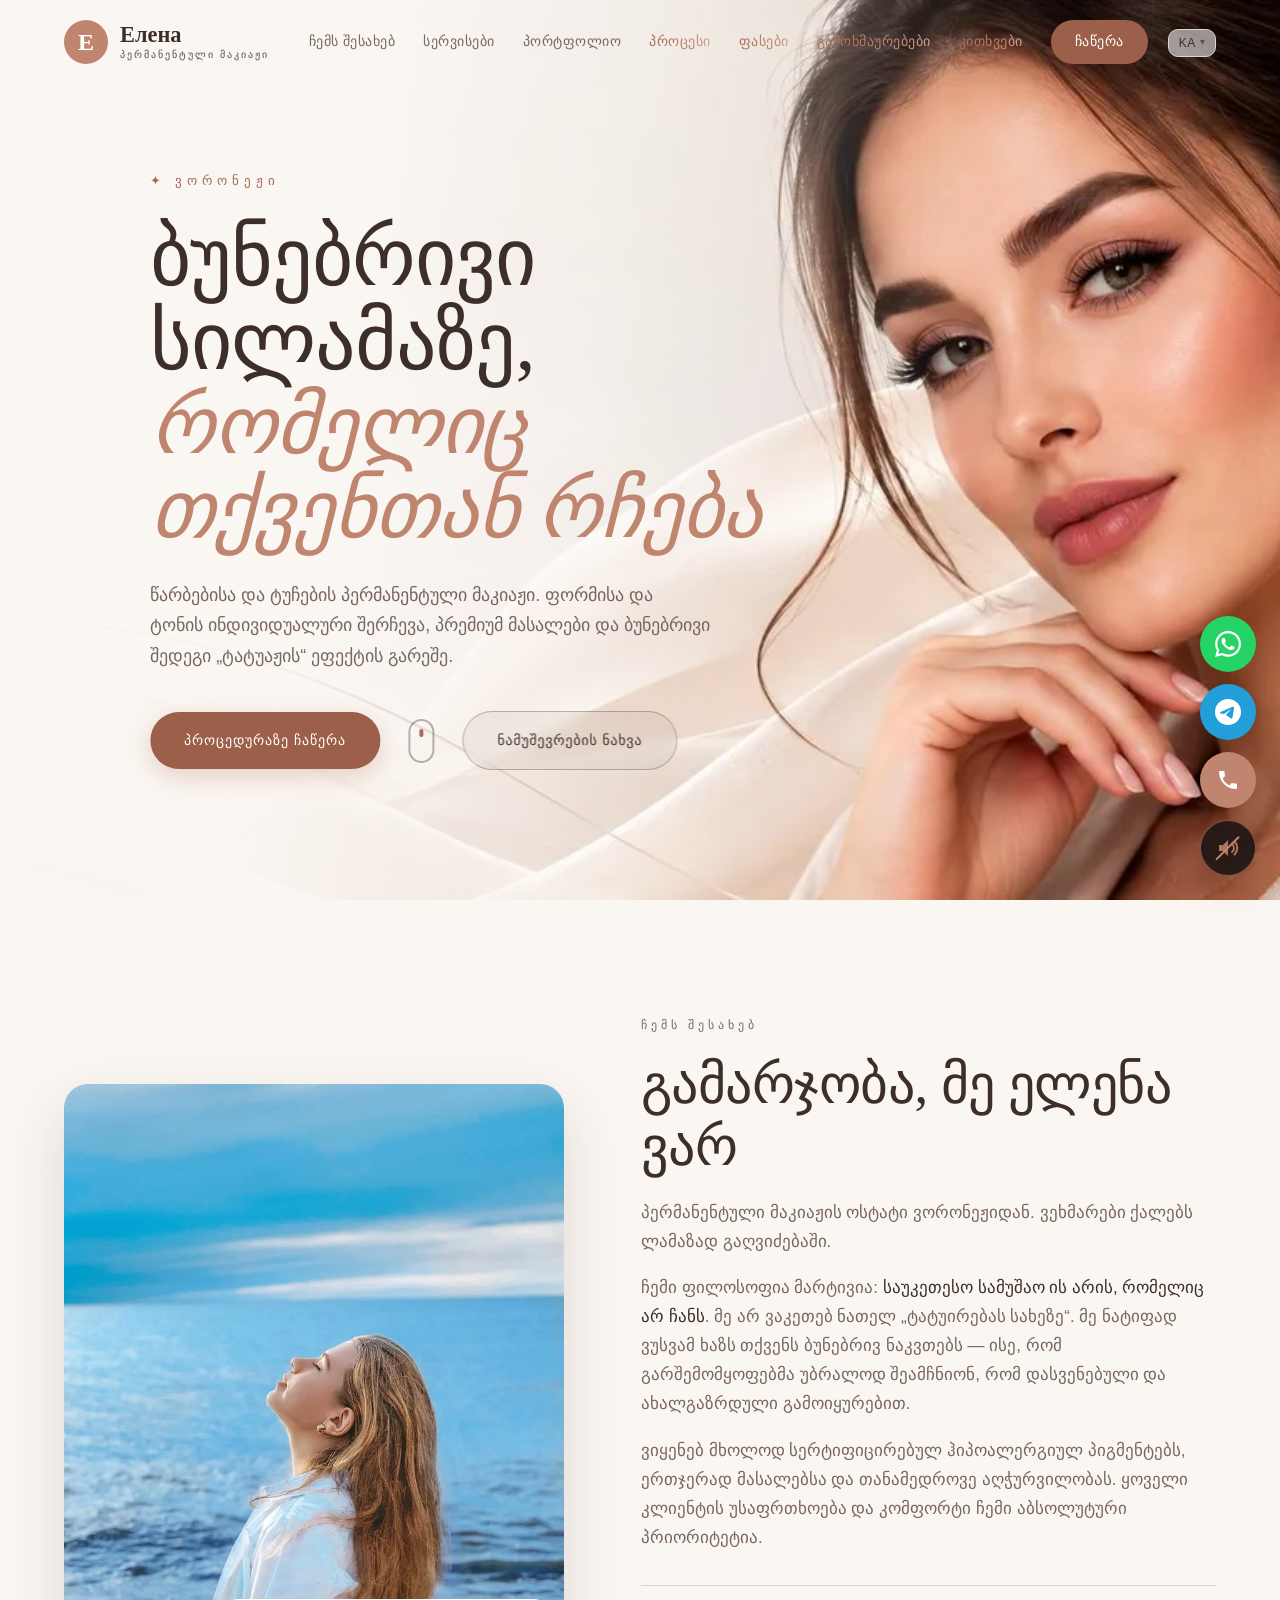
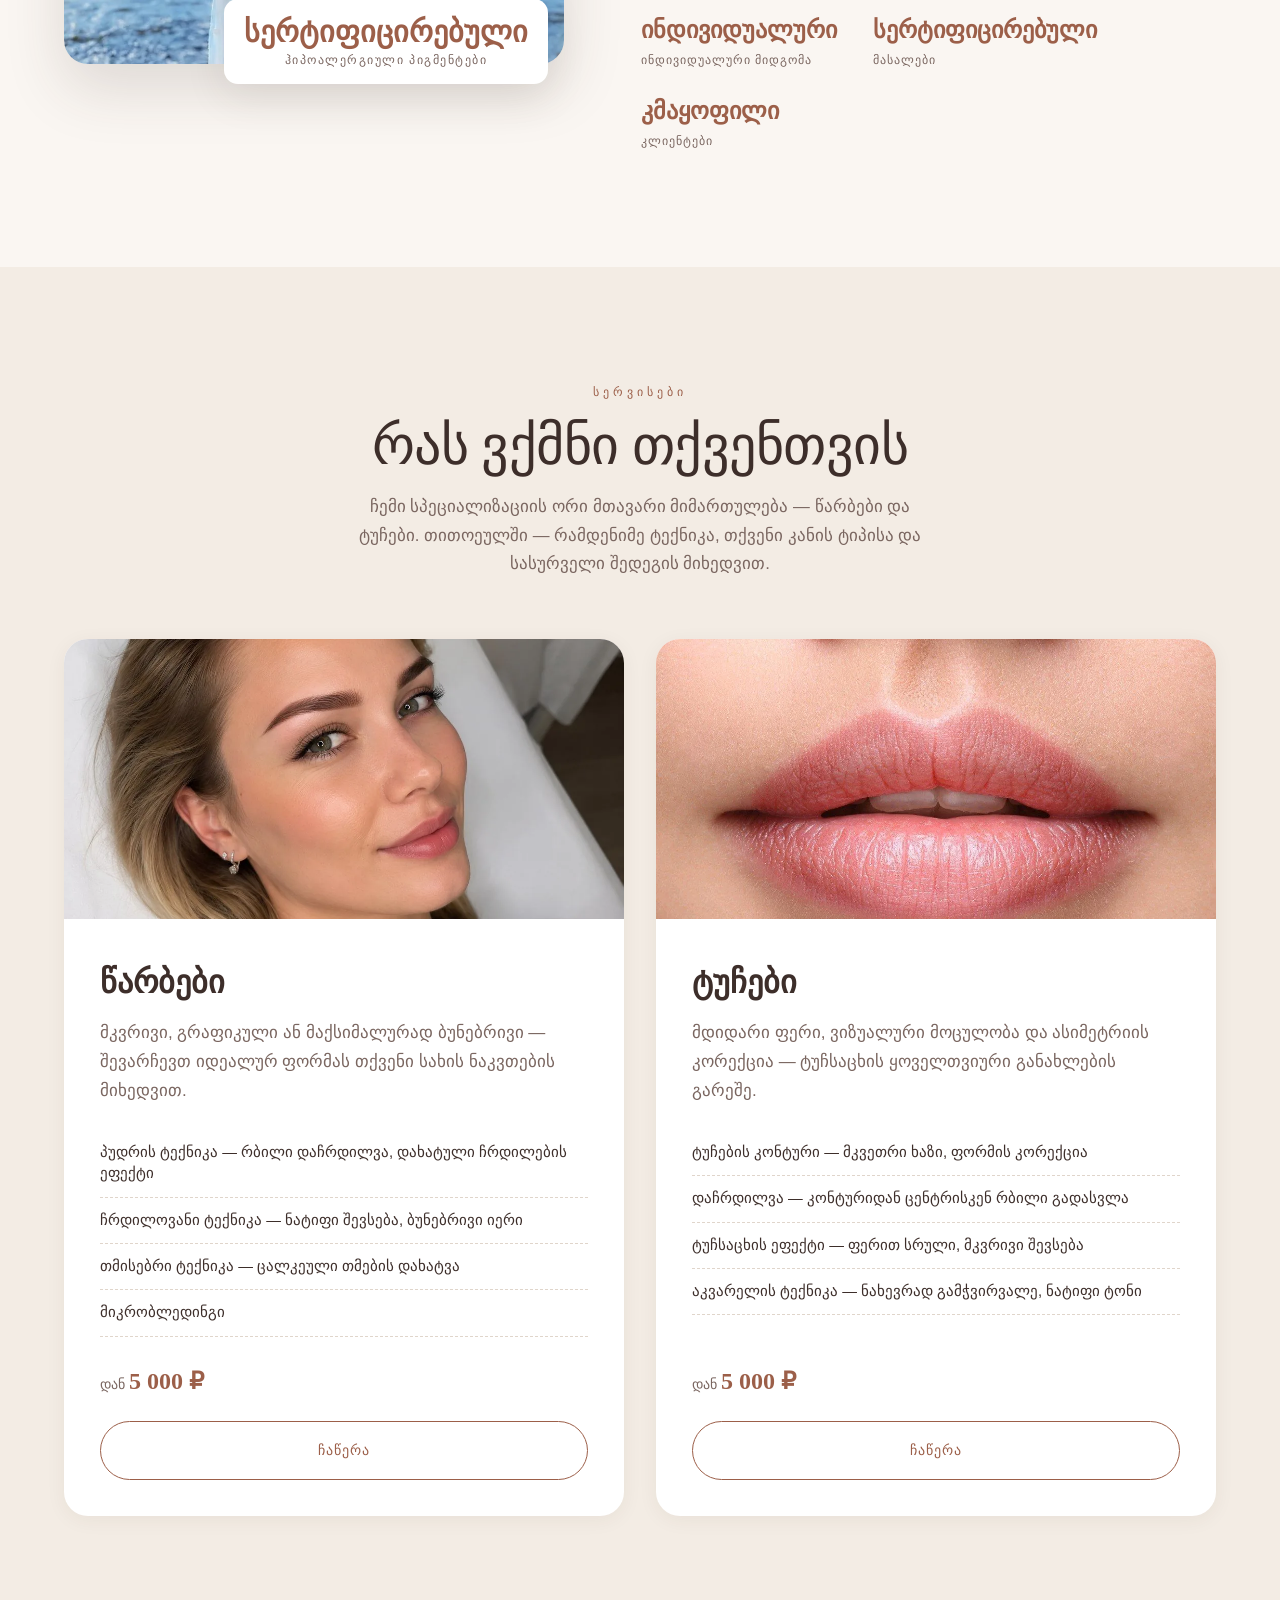
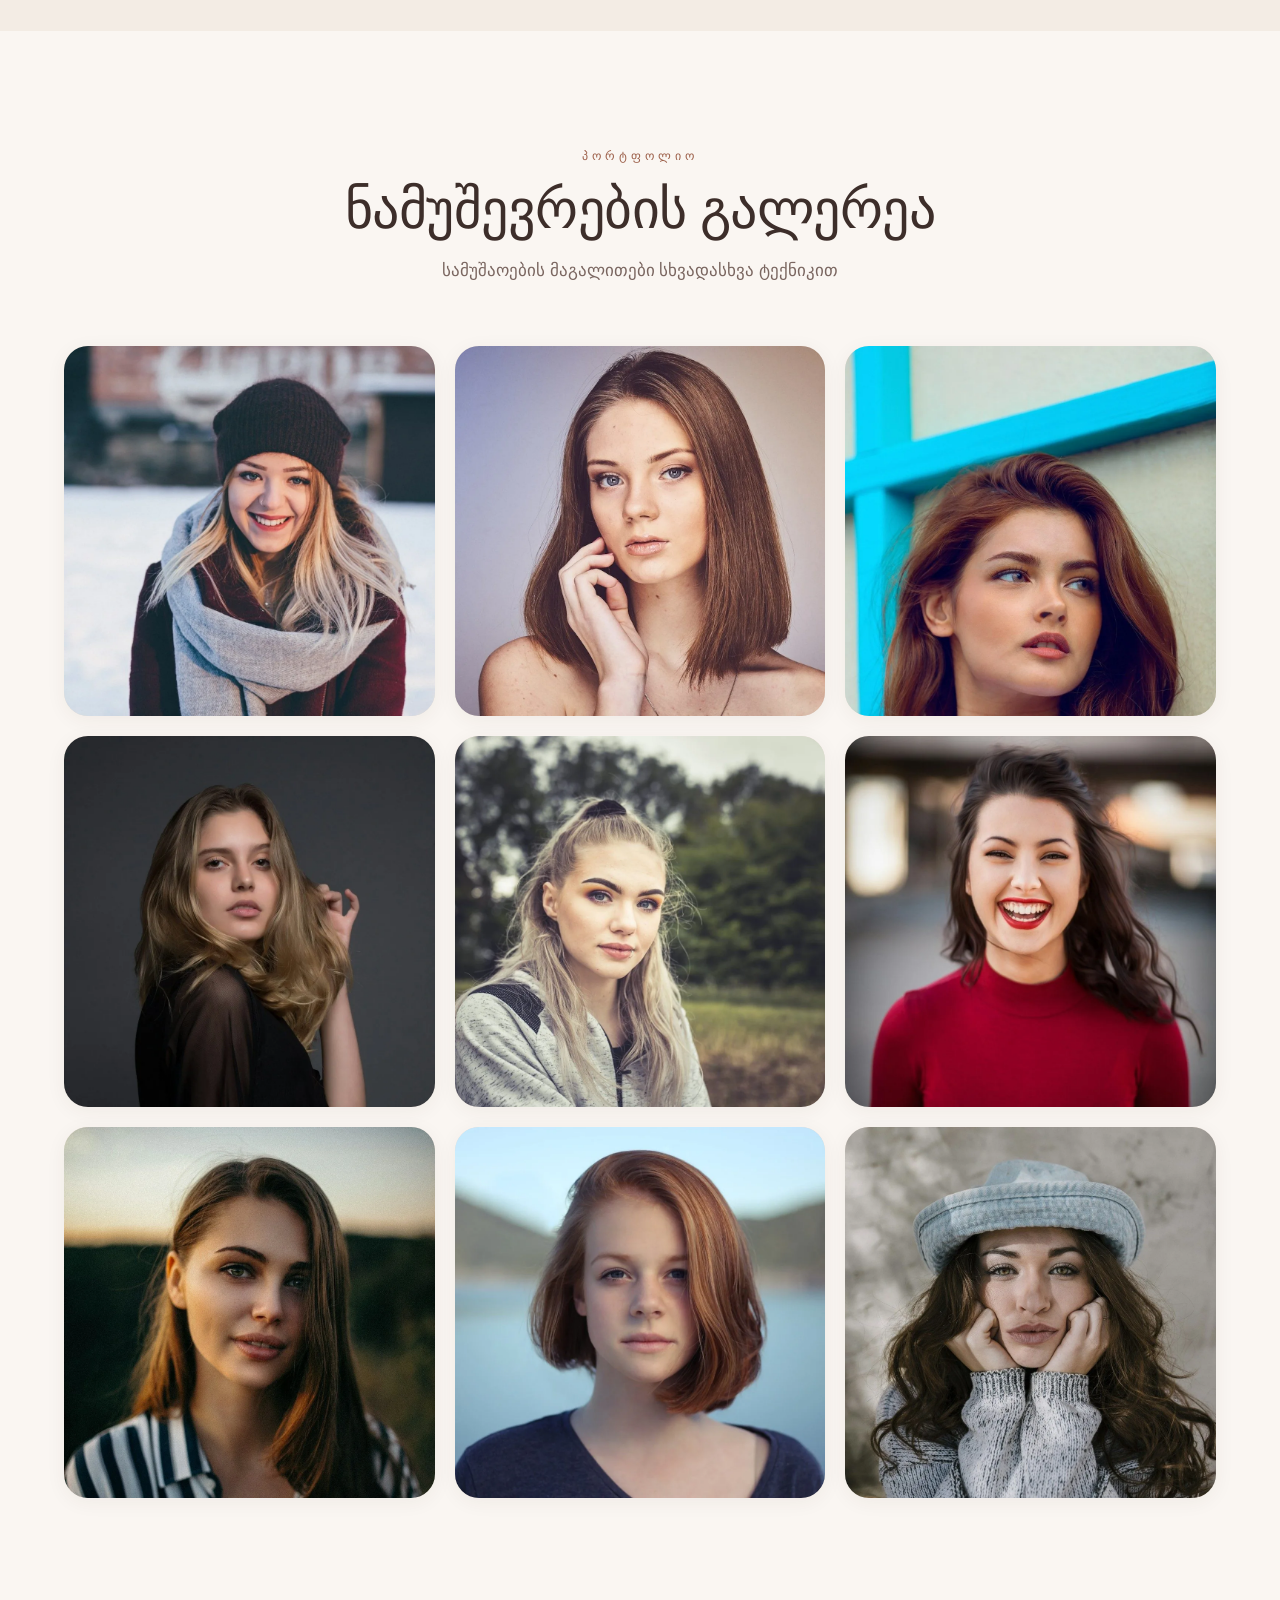
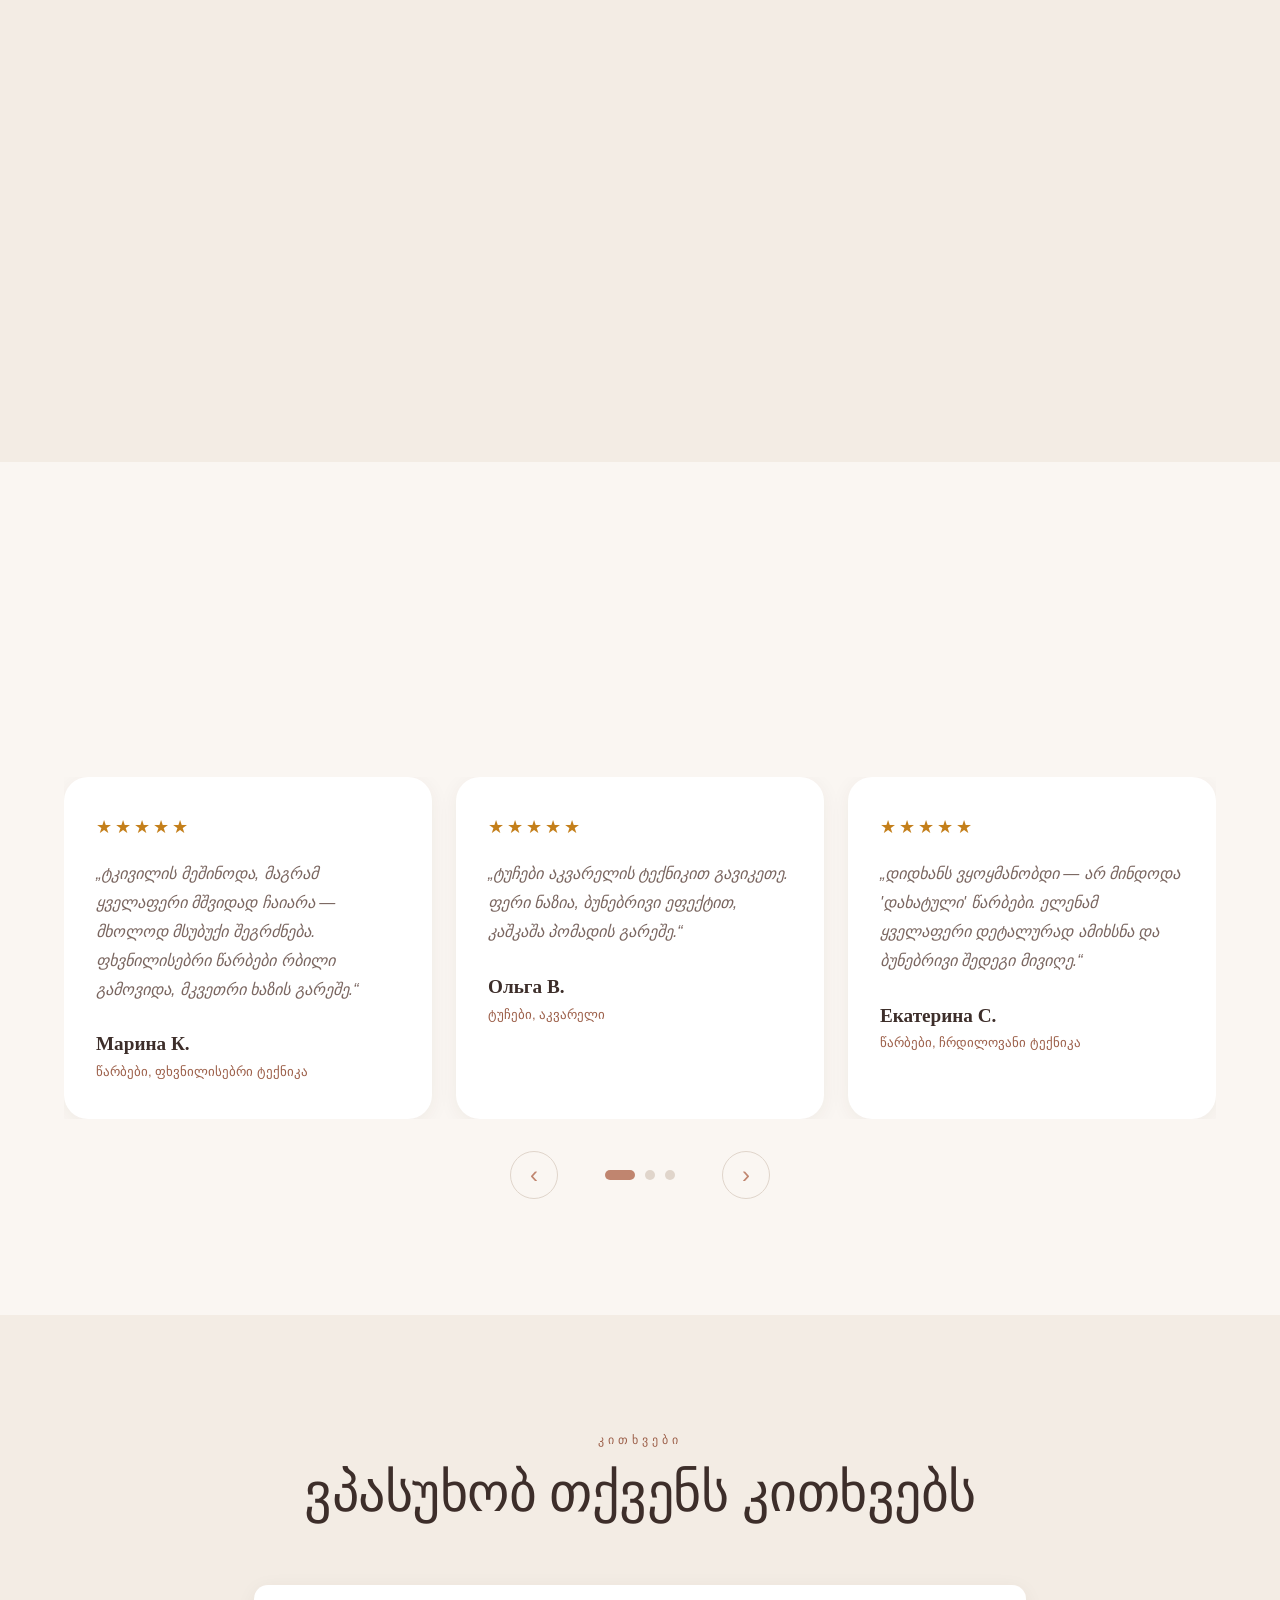
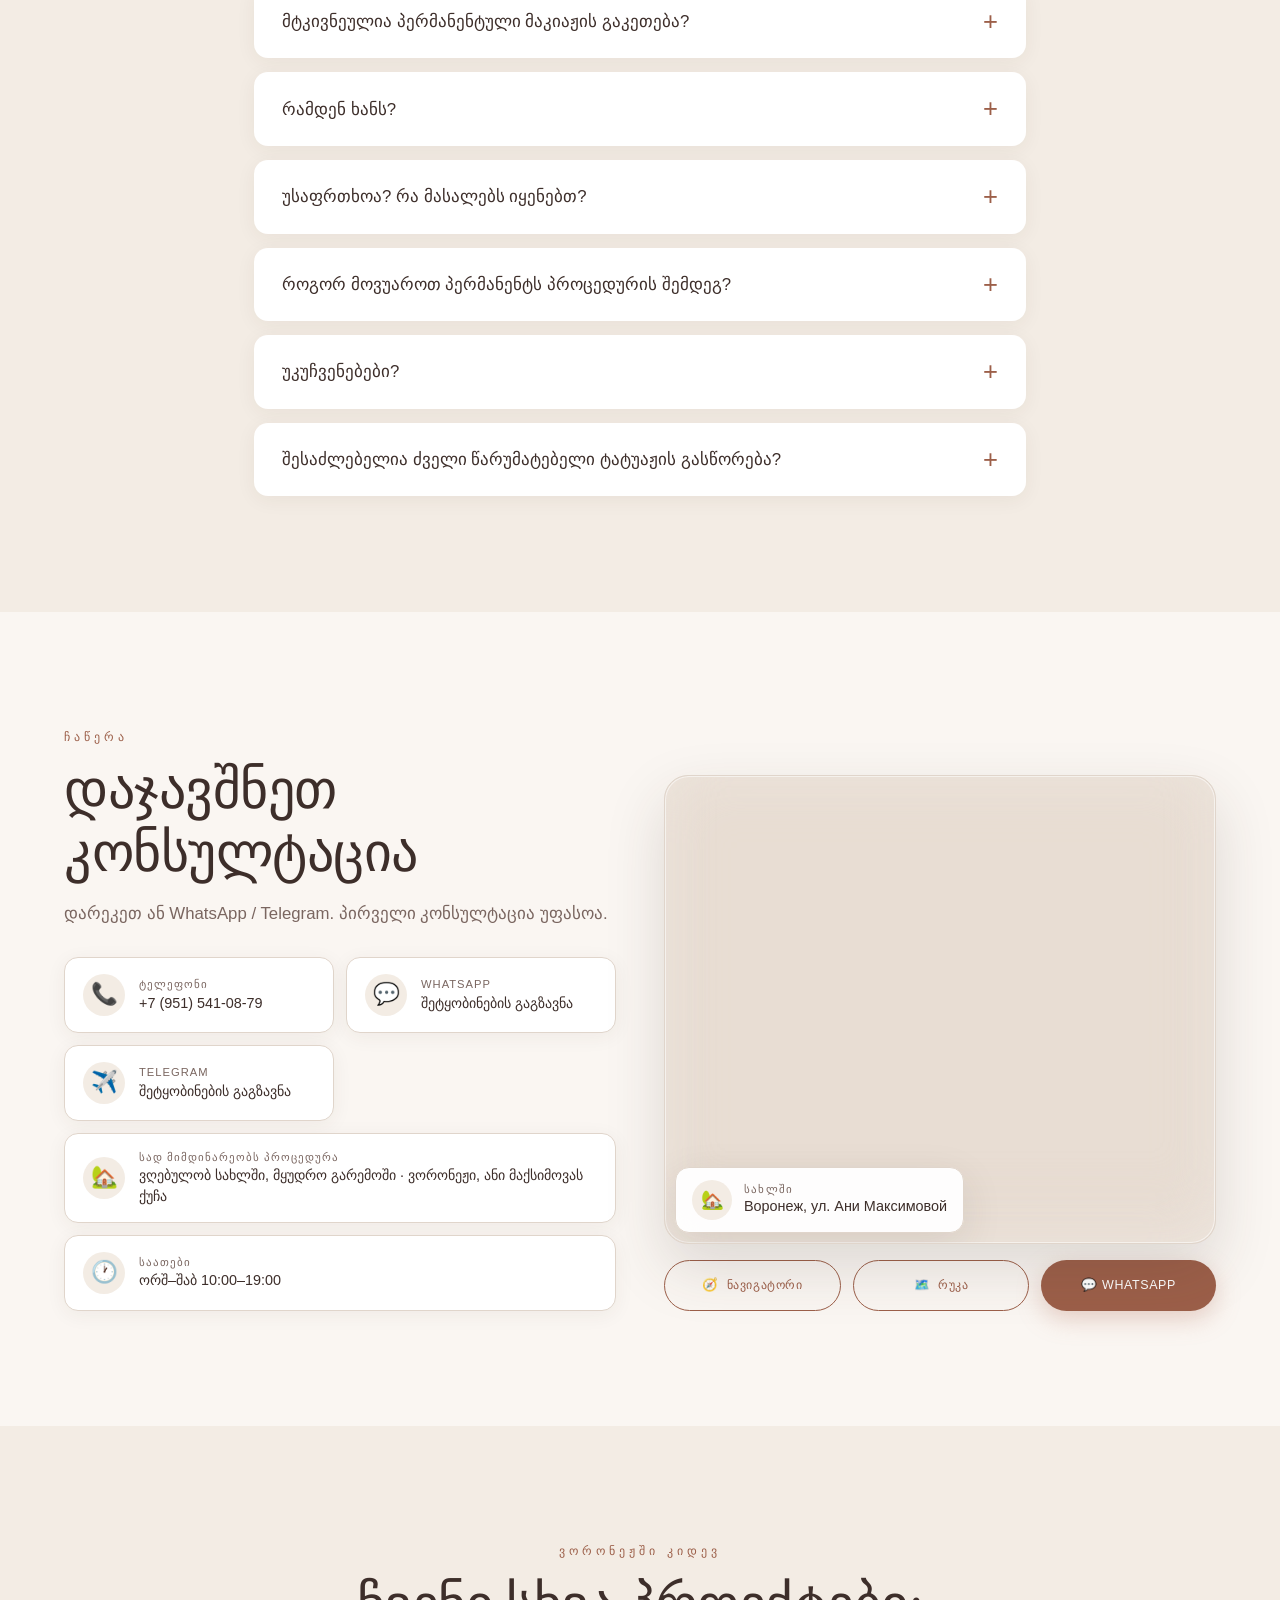
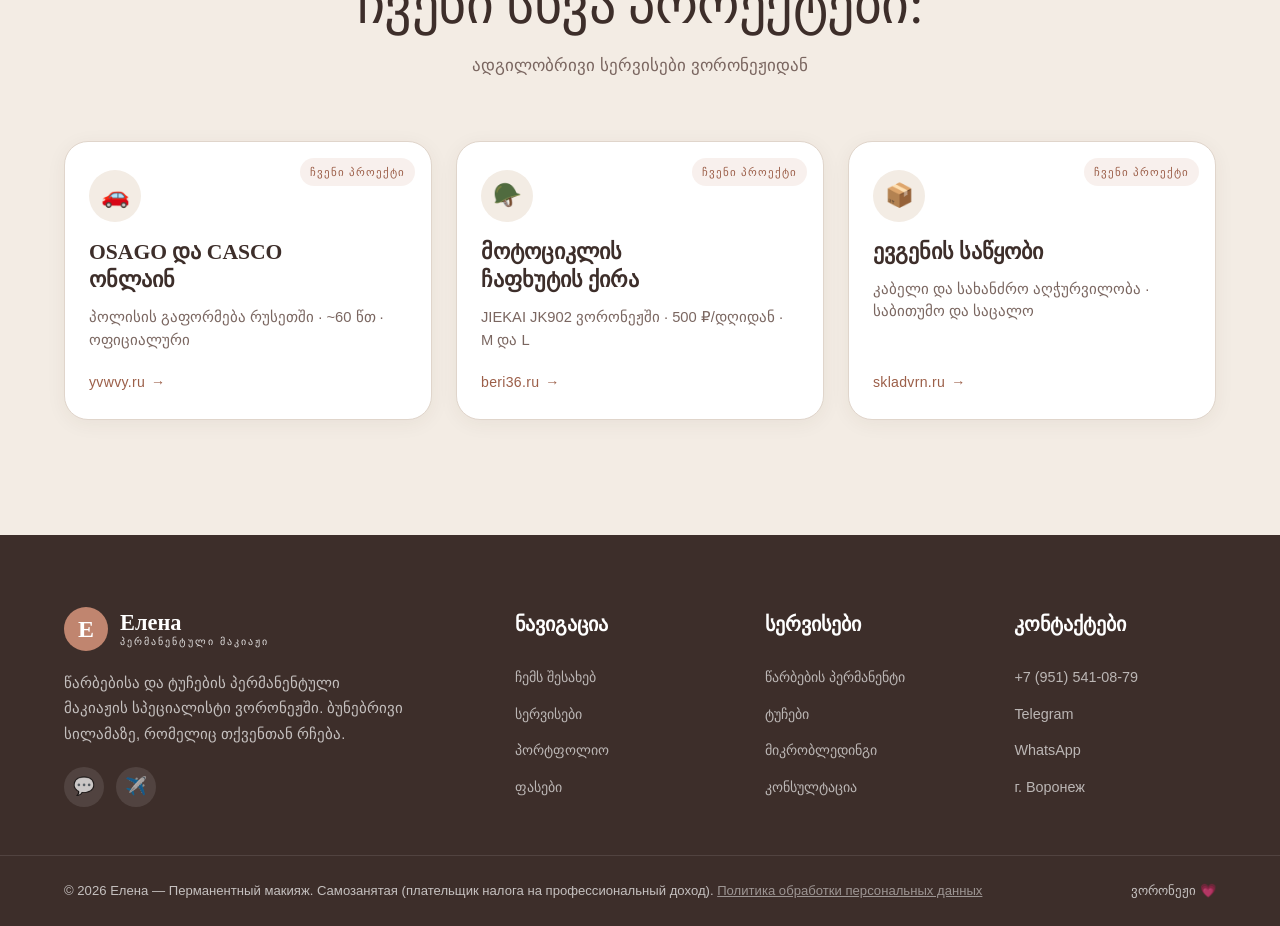
<file: index-ka.html>
<!DOCTYPE html>

<html lang="ka"><script>document.documentElement.classList.add('js');</script>
<head>
<meta charset="utf-8"/>
<meta http-equiv="Content-Security-Policy" content="default-src 'self'; script-src 'self' 'unsafe-inline' https://mc.yandex.ru https://mc.webvisor.org; style-src 'self' 'unsafe-inline' https://fonts.googleapis.com; font-src 'self' https://fonts.gstatic.com; img-src 'self' data: https://mc.yandex.ru; connect-src 'self' https://mc.yandex.ru wss://mc.yandex.ru wss://mc.yandex.com wss://mc.webvisor.org; frame-src https://yandex.ru https://mc.yandex.ru https://mc.yandex.com; base-uri 'self'; form-action 'self'; object-src 'none'; upgrade-insecure-requests"/>
<meta content="width=device-width, initial-scale=1.0, viewport-fit=cover" name="viewport"/>
<meta content="#3D2E2A" name="theme-color"/>
<meta content="index, follow" name="robots"/>
<meta content="Елена — перманентный макияж, Воронеж" name="author"/>
<meta content="პერმანენტული მაკიაჟი წარბებისა და ტუჩებისთვის ვორონეჟში. ბუნებრივი შედეგი, ჰიპოალერგიული პიგმენტები. უფასო კონსულტაცია." name="description"/>
<meta content="перманентный макияж Воронеж, татуаж бровей Воронеж, пудровые брови Воронеж, микроблейдинг Воронеж, татуаж губ Воронеж, перманентный макияж губ, акварельные губы, волосковая техника бровей, перманент бровей цена, коррекция перманентного макияжа Воронеж" name="keywords"/>
<meta content="7212f6251177285f" name="yandex-verification"/>
<meta content="kPjtt6Nt6N9rTs43Lpr_PBT9k_g7PgXFMlWb2uV_ee8" name="google-site-verification"/>
<!-- Yandex.Metrika counter -->
<script type="text/javascript">
        (function(m,e,t,r,i,k,a){
            m[i]=m[i]||function(){(m[i].a=m[i].a||[]).push(arguments)};
            m[i].l=1*new Date();
            for (var j = 0; j < document.scripts.length; j++) {if (document.scripts[j].src === r) { return; }}
            k=e.createElement(t),a=e.getElementsByTagName(t)[0],k.async=1,k.src=r,a.parentNode.insertBefore(k,a)
        })(window, document,'script','https://mc.yandex.ru/metrika/tag.js?id=111347939', 'ym');

        ym(111347939, 'init', {
            webvisor: true,
            clickmap: true,
            trackLinks: true,
            accurateTrackBounce: true
        });
    </script>
<!-- /Yandex.Metrika counter -->
<title>პერმანენტული მაკიაჟი ვორონეჟი — წარბები და ტუჩები | Elena</title>
<!-- Домен: elenaperm.ru -->
<link href="https://elenaperm.ru/index-ka.html" rel="canonical"/><!-- hreflang: у каждого языка теперь своя настоящая статическая страница (не ?lang= на одном URL) — так поисковики видят реальный переведённый контент по каждому адресу, а не зависят от выполнения JS в браузере. x-default ведёт на русскую версию. --><link href="https://elenaperm.ru/" hreflang="ru" rel="alternate"/><link href="https://elenaperm.ru/index-en.html" hreflang="en" rel="alternate"/><link href="https://elenaperm.ru/index-zh.html" hreflang="zh-Hans" rel="alternate"/><link href="https://elenaperm.ru/index-uz.html" hreflang="uz" rel="alternate"/><link href="https://elenaperm.ru/index-ka.html" hreflang="ka" rel="alternate"/><link href="https://elenaperm.ru/index-os.html" hreflang="os" rel="alternate"/><link href="https://elenaperm.ru/index-ky.html" hreflang="ky" rel="alternate"/><link href="https://elenaperm.ru/index-fr.html" hreflang="fr" rel="alternate"/><link href="https://elenaperm.ru/" hreflang="x-default" rel="alternate"/>

<!-- Open Graph / превью ссылок (Telegram, VK и др.) -->
<meta content="website" property="og:type"/>
<meta content="ka_GE" property="og:locale"/><meta content="ru_RU" property="og:locale:alternate"/><meta content="en_US" property="og:locale:alternate"/><meta content="zh_CN" property="og:locale:alternate"/><meta content="uz_UZ" property="og:locale:alternate"/><meta content="os_RU" property="og:locale:alternate"/><meta content="ky_KG" property="og:locale:alternate"/><meta content="fr_FR" property="og:locale:alternate"/>






<meta content="პერმანენტული მაკიაჟი ვორონეჟი — წარბები და ტუჩები | Elena" property="og:title"/>
<meta content="პერმანენტული მაკიაჟი წარბებისა და ტუჩებისთვის ვორონეჟში. ბუნებრივი შედეგი, ჰიპოალერგიული პიგმენტები. უფასო კონსულტაცია." property="og:description"/>
<meta content="https://elenaperm.ru/images/hero-bg-new.jpg" property="og:image"/>
<meta content="1400" property="og:image:width"/>
<meta content="642" property="og:image:height"/>
<meta content="Перманентный макияж бровей и губ в Воронеже — мастер Елена" property="og:image:alt"/>
<meta content="https://elenaperm.ru/index-ka.html" property="og:url"/>
<meta content="Елена — Перманентный макияж" property="og:site_name"/>
<!-- twitter: meta-теги убраны (X/Twitter ограничен в РФ) -->
<!-- Favicon -->
<link href="favicon.svg" rel="icon" type="image/svg+xml"/>
<link href="favicon-32.png" rel="icon" sizes="32x32" type="image/png"/>
<link href="apple-touch-icon.png" rel="apple-touch-icon"/>
<!-- Fonts -->
<link href="https://fonts.googleapis.com" rel="preconnect"/>
<link crossorigin="" href="https://fonts.gstatic.com" rel="preconnect"/>
<link href="https://fonts.googleapis.com/css2?family=Cormorant+Garamond:wght@400;500;600;700&amp;family=Jost:wght@300;400;500;600&amp;display=swap" rel="stylesheet"/>
<!-- Styles -->
<!-- Предзагрузка hero-фона: WebP для современных браузеров (~40% легче), JPG сам подтянется как фон в CSS для старых -->
<link as="image" fetchpriority="high" href="images/hero-bg-new.webp" rel="preload" type="image/webp"/>
<link href="css/style.css?v=7" rel="stylesheet"/>
<!-- Структурированные данные для поиска/карт -->
<script type="application/ld+json">
    {
        "@context": "https://schema.org",
        "@type": "BeautySalon",
        "@id": "https://elenaperm.ru/#business",
        "name": "Елена — Перманентный макияж",
        "description": "Перманентный макияж бровей и губ в Воронеже: пудровые брови, микроблейдинг, волосковая техника, акварельные губы и эффект помады. Натуральный результат, гипоаллергенные пигменты, индивидуальный подбор формы и цвета.",
        "image": "https://elenaperm.ru/images/hero-bg-new.jpg",
        "url": "https://elenaperm.ru/index-ka.html",
        "telephone": "+79515410879",
        "priceRange": "от 5000 ₽",
        "currenciesAccepted": "RUB",
        "address": {
            "@type": "PostalAddress",
            "streetAddress": "ул. Ани Максимовой",
            "addressLocality": "Воронеж",
            "addressRegion": "Воронежская область",
            "addressCountry": "RU"
        },
        "geo": {
            "@type": "GeoCoordinates",
            "latitude": 51.581948,
            "longitude": 39.323545
        },
        "areaServed": {
            "@type": "City",
            "name": "Воронеж"
        },
        "sameAs": [
            "https://wa.me/79515410879",
            "https://t.me/Annship_Psy_CTR"
        ],
        "openingHoursSpecification": [
            {
                "@type": "OpeningHoursSpecification",
                "dayOfWeek": ["Monday","Tuesday","Wednesday","Thursday","Friday","Saturday"],
                "opens": "10:00",
                "closes": "19:00"
            }
        ],
        "hasOfferCatalog": {
            "@type": "OfferCatalog",
            "name": "Услуги перманентного макияжа",
            "itemListElement": [
                {
                    "@type": "Offer",
                    "itemOffered": { "@type": "Service", "name": "Перманентный макияж бровей (пудровая, теневая, волосковая техника, микроблейдинг)" },
                    "priceCurrency": "RUB",
                    "price": "5000"
                },
                {
                    "@type": "Offer",
                    "itemOffered": { "@type": "Service", "name": "Перманентный макияж губ (контур, растушёвка, акварель, эффект помады)" },
                    "priceCurrency": "RUB",
                    "price": "5000"
                }
            ]
        }
    }
    </script>
</head>
<body>
<!-- Пиксель Яндекс.Метрики для случая без JS — по спецификации HTML5 <noscript><div> не может
         жить внутри <head> (там разрешены только link/style/meta), поэтому перенесено сюда. -->
<noscript><div><img alt="" src="https://mc.yandex.ru/watch/111347939" style="position:absolute; left:-9999px;"/></div></noscript>
<a class="skip-link" href="#hero">შინაარსზე გადასვლა</a>
<!-- Оверлей мобильного меню -->
<div aria-hidden="true" class="nav-overlay" id="navOverlay"></div>
<!-- ============ ПЛАВАЮЩИЕ КНОПКИ ============ -->
<div class="floating-buttons">
<a aria-label="WhatsApp" class="float-btn float-whatsapp" href="https://wa.me/79515410879" rel="noopener noreferrer" target="_blank">
<svg fill="currentColor" height="26" viewbox="0 0 24 24" width="26"><path d="M17.472 14.382c-.297-.149-1.758-.867-2.03-.967-.273-.099-.471-.148-.67.15-.197.297-.767.966-.94 1.164-.173.199-.347.223-.644.075-.297-.15-1.255-.463-2.39-1.475-.883-.788-1.48-1.761-1.653-2.059-.173-.297-.018-.458.13-.606.134-.133.298-.347.446-.52.149-.174.198-.298.298-.497.099-.198.05-.371-.025-.52-.075-.149-.669-1.612-.916-2.207-.242-.579-.487-.5-.669-.51-.173-.008-.371-.01-.57-.01-.198 0-.52.074-.792.372-.272.297-1.04 1.016-1.04 2.479 0 1.462 1.065 2.875 1.213 3.074.149.198 2.096 3.2 5.077 4.487.709.306 1.262.489 1.694.625.712.227 1.36.195 1.871.118.571-.085 1.758-.719 2.006-1.413.248-.694.248-1.289.173-1.413-.074-.124-.272-.198-.57-.347m-5.421 7.403h-.004a9.87 9.87 0 01-5.031-1.378l-.361-.214-3.741.982.998-3.648-.235-.374a9.86 9.86 0 01-1.51-5.26c.001-5.45 4.436-9.884 9.888-9.884 2.64 0 5.122 1.03 6.988 2.898a9.825 9.825 0 012.893 6.994c-.003 5.45-4.437 9.884-9.885 9.884m8.413-18.297A11.815 11.815 0 0012.05 0C5.495 0 .16 5.335.157 11.892c0 2.096.547 4.142 1.588 5.945L.057 24l6.305-1.654a11.882 11.882 0 005.683 1.448h.005c6.554 0 11.89-5.335 11.893-11.893a11.821 11.821 0 00-3.48-8.413Z"></path></svg>
</a>
<a aria-label="Telegram" class="float-btn float-telegram" href="https://t.me/Annship_Psy_CTR" rel="noopener noreferrer" target="_blank">
<svg fill="currentColor" height="26" viewbox="0 0 24 24" width="26"><path d="M11.944 0A12 12 0 0 0 0 12a12 12 0 0 0 12 12 12 12 0 0 0 12-12A12 12 0 0 0 12 0a12 12 0 0 0-.056 0zm4.962 7.224c.1-.002.321.023.465.14a.506.506 0 0 1 .171.325c.016.093.036.306.02.472-.18 1.898-.962 6.502-1.36 8.627-.168.9-.499 1.201-.82 1.23-.696.065-1.225-.46-1.9-.902-1.056-.693-1.653-1.124-2.678-1.8-1.185-.78-.417-1.21.258-1.91.177-.184 3.247-2.977 3.307-3.23.007-.032.014-.15-.056-.212s-.174-.041-.249-.024c-.106.024-1.793 1.14-5.061 3.345-.48.33-.913.49-1.302.48-.428-.008-1.252-.241-1.865-.44-.752-.245-1.349-.374-1.297-.789.027-.216.325-.437.893-.663 3.498-1.524 5.83-2.529 6.998-3.014 3.332-1.386 4.025-1.627 4.476-1.635z"></path></svg>
</a>
<a aria-label="Позвонить" class="float-btn float-phone" href="tel:+79515410879">
<svg fill="currentColor" height="24" viewbox="0 0 24 24" width="24"><path d="M6.62 10.79c1.44 2.83 3.76 5.14 6.59 6.59l2.2-2.2c.27-.27.67-.36 1.02-.24 1.12.37 2.33.57 3.57.57.55 0 1 .45 1 1V20c0 .55-.45 1-1 1-9.39 0-17-7.61-17-17 0-.55.45-1 1-1h3.5c.55 0 1 .45 1 1 0 1.25.2 2.45.57 3.57.11.35.03.74-.25 1.02l-2.2 2.2z"></path></svg>
</a>
<button aria-label="Музыка" aria-pressed="false" class="float-btn float-music" id="musicToggle" type="button">
<svg fill="currentColor" height="24" viewbox="0 0 24 24" width="24"><path d="M3 9v6h4l5 5V4L7 9H3z"/><path d="M16 8a5 5 0 0 1 0 8" fill="none" stroke="currentColor" stroke-width="2" stroke-linecap="round"/><path d="M18.5 5.5a9 9 0 0 1 0 13" fill="none" stroke="currentColor" stroke-width="2" stroke-linecap="round"/></svg>
</button>
</div>
<!-- ============ НАВИГАЦИЯ ============ -->
<header class="navbar" id="navbar">
<div class="container nav-container">
<a class="logo" href="#hero">
<span class="logo-mark">Е</span>
<span class="logo-text">Елена<small>პერმანენტული მაკიაჟი</small></span>
</a>
<nav class="nav-menu" id="navMenu">
<a class="nav-link" href="#about">ჩემს შესახებ</a>
<a class="nav-link" href="#services">სერვისები</a>
<a class="nav-link" href="#portfolio">პორტფოლიო</a>
<a class="nav-link nav-link-gradient" href="#process">პროცესი</a>
<a class="nav-link nav-link-gradient" href="#pricing">ფასები</a>
<a class="nav-link nav-link-gradient" href="#reviews">გამოხმაურებები</a>
<a class="nav-link nav-link-gradient" href="#faq">კითხვები</a>
<a class="nav-link nav-cta" href="#booking">ჩაწერა</a>
</nav>
<div aria-label="Language" class="lang-dropdown lang-dropdown-static" id="langSwitcher"><button aria-expanded="false" aria-haspopup="listbox" aria-label="Language" class="lang-toggle" id="langToggle" type="button"><span class="lang-current" id="langCurrent">KA</span><span aria-hidden="true" class="lang-chevron">▾</span></button><div aria-label="Language" class="lang-menu" id="langMenu" role="listbox"><a aria-selected="false" class="lang-option" href="index.html" role="option"><span class="lang-option-code">RU</span><span class="lang-option-name">Русский</span></a><a aria-selected="false" class="lang-option" href="index-en.html" role="option"><span class="lang-option-code">EN</span><span class="lang-option-name">English</span></a><a aria-selected="false" class="lang-option" href="index-zh.html" role="option"><span class="lang-option-code">中文</span><span class="lang-option-name">中文</span></a><a aria-selected="false" class="lang-option" href="index-uz.html" role="option"><span class="lang-option-code">UZ</span><span class="lang-option-name">O'zbekcha</span></a><span aria-selected="true" class="lang-option active" role="option"><span class="lang-option-code">KA</span><span class="lang-option-name">ქართული</span></span><a aria-selected="false" class="lang-option" href="index-os.html" role="option"><span class="lang-option-code">OS</span><span class="lang-option-name">Ирон</span></a><a aria-selected="false" class="lang-option" href="index-ky.html" role="option"><span class="lang-option-code">KY</span><span class="lang-option-name">Кыргызча</span></a><a aria-selected="false" class="lang-option" href="index-fr.html" role="option"><span class="lang-option-code">FR</span><span class="lang-option-name">Français</span></a></div></div>
<button aria-label="მენიუ" class="burger" id="burger" type="button">
<span></span><span></span><span></span>
</button>
</div>
</header>
<!-- ============ HERO ============ -->
<section class="hero" id="hero">
<div class="hero-overlay"></div>
<div class="container hero-content">
<p class="hero-tagline reveal">✦ ვორონეჟი</p>
<h1 class="hero-title reveal">ბუნებრივი სილამაზე,<br/><em>რომელიც თქვენთან რჩება</em></h1>
<p class="hero-subtitle reveal">წარბებისა და ტუჩების პერმანენტული მაკიაჟი. ფორმისა და ტონის ინდივიდუალური შერჩევა, პრემიუმ მასალები და ბუნებრივი შედეგი „ტატუაჟის“ ეფექტის გარეშე.</p>
<div class="hero-cta reveal">
<div class="hero-buttons">
<a class="btn btn-primary" href="#booking">პროცედურაზე ჩაწერა</a>
<a aria-label="Прокрутить вниз" class="hero-scroll" href="#about">
<span></span>
</a>
<a class="btn btn-ghost" href="#portfolio">ნამუშევრების ნახვა</a>
</div>
</div>
</div>
</section>
<!-- ============ О ЕЛЕНЕ ============ -->
<section class="section about" id="about">
<div class="container about-grid">
<div class="about-image reveal">
<picture><source srcset="images/about-elena.webp" type="image/webp"/><img alt="ელენა — წარბებისა და ტუჩების პერმანენტული მაკიაჟის ოსტატი ვორონეჟში" height="1067" loading="lazy" src="images/about-elena.jpg" width="800"/></picture>
<div class="about-badge">
<span class="badge-num">სერტიფიცირებული</span>
<span class="badge-text">ჰიპოალერგიული პიგმენტები</span>
</div>
</div>
<div class="about-text reveal">
<p class="eyebrow">ჩემს შესახებ</p>
<h2 class="section-title">გამარჯობა, მე ელენა ვარ</h2>
<p>პერმანენტული მაკიაჟის ოსტატი ვორონეჟიდან. ვეხმარები ქალებს ლამაზად გაღვიძებაში.</p>
<p>ჩემი ფილოსოფია მარტივია: <strong>საუკეთესო სამუშაო ის არის, რომელიც არ ჩანს</strong>. მე არ ვაკეთებ ნათელ „ტატუირებას სახეზე“. მე ნატიფად ვუსვამ ხაზს თქვენს ბუნებრივ ნაკვთებს — ისე, რომ გარშემომყოფებმა უბრალოდ შეამჩნიონ, რომ დასვენებული და ახალგაზრდული გამოიყურებით.</p>
<p>ვიყენებ მხოლოდ სერტიფიცირებულ ჰიპოალერგიულ პიგმენტებს, ერთჯერად მასალებსა და თანამედროვე აღჭურვილობას. ყოველი კლიენტის უსაფრთხოება და კომფორტი ჩემი აბსოლუტური პრიორიტეტია.</p>
<div class="about-stats">
<div class="stat">
<span class="stat-num stat-text">ინდივიდუალური</span>
<span class="stat-label">ინდივიდუალური მიდგომა</span>
</div>
<div class="stat">
<span class="stat-num stat-text">სერტიფიცირებული</span>
<span class="stat-label">მასალები</span>
</div>
<div class="stat">
<span class="stat-num stat-text">კმაყოფილი</span>
<span class="stat-label">კლიენტები</span>
</div>
</div>
</div>
</div>
</section>
<!-- ============ УСЛУГИ ============ -->
<section class="section services" id="services">
<div class="container">
<div class="section-head reveal">
<p class="eyebrow">სერვისები</p>
<h2 class="section-title">რას ვქმნი თქვენთვის</h2>
<p class="section-sub">ჩემი სპეციალიზაციის ორი მთავარი მიმართულება — წარბები და ტუჩები. თითოეულში — რამდენიმე ტექნიკა, თქვენი კანის ტიპისა და სასურველი შედეგის მიხედვით.</p>
</div>
<div class="services-grid">
<!-- БРОВИ -->
<article class="service-card reveal">
<div class="service-img">
<picture><source srcset="images/service-brows.webp" type="image/webp"/><img alt="წარბების პერმანენტული მაკიაჟი ვორონეჟში — ფხვნილისებრი და თმისებრი ტექნიკა" height="733" loading="lazy" src="images/service-brows.jpg" width="1100"/></picture>
</div>
<div class="service-body">
<h3>წარბები</h3>
<p class="service-desc">მკვრივი, გრაფიკული ან მაქსიმალურად ბუნებრივი — შევარჩევთ იდეალურ ფორმას თქვენი სახის ნაკვთების მიხედვით.</p>
<ul class="service-list">
<li>პუდრის ტექნიკა — რბილი დაჩრდილვა, დახატული ჩრდილების ეფექტი</li>
<li>ჩრდილოვანი ტექნიკა — ნატიფი შევსება, ბუნებრივი იერი</li>
<li>თმისებრი ტექნიკა — ცალკეული თმების დახატვა</li>
<li>მიკრობლედინგი</li>
</ul>
<div class="service-from"><span>დან</span> <strong>5 000 ₽</strong></div>
<a class="btn btn-outline" href="#booking">ჩაწერა</a>
</div>
</article>
<!-- ГУБЫ -->
<article class="service-card reveal">
<div class="service-img">
<picture><source srcset="images/service-lips.webp" type="image/webp"/><img alt="ტუჩების პერმანენტული მაკიაჟი ვორონეჟში — აკვარელის ტექნიკა" height="798" loading="lazy" src="images/service-lips.jpg" width="1077"/></picture>
</div>
<div class="service-body">
<h3>ტუჩები</h3>
<p class="service-desc">მდიდარი ფერი, ვიზუალური მოცულობა და ასიმეტრიის კორექცია — ტუჩსაცხის ყოველთვიური განახლების გარეშე.</p>
<ul class="service-list">
<li>ტუჩების კონტური — მკვეთრი ხაზი, ფორმის კორექცია</li>
<li>დაჩრდილვა — კონტურიდან ცენტრისკენ რბილი გადასვლა</li>
<li>ტუჩსაცხის ეფექტი — ფერით სრული, მკვრივი შევსება</li>
<li>აკვარელის ტექნიკა — ნახევრად გამჭვირვალე, ნატიფი ტონი</li>
</ul>
<div class="service-from"><span>დან</span> <strong>5 000 ₽</strong></div>
<a class="btn btn-outline" href="#booking">ჩაწერა</a>
</div>
</article>
</div>
</div>
</section>
<!-- ============ ГАЛЕРЕЯ РАБОТ ============ -->
<section class="section portfolio" id="portfolio">
<div class="container">
<div class="section-head reveal">
<p class="eyebrow">პორტფოლიო</p>
<h2 class="section-title">ნამუშევრების გალერეა</h2>
<p class="section-sub">სამუშაოების მაგალითები სხვადასხვა ტექნიკით</p>
</div>
<div class="portfolio-grid">
<div class="portfolio-item reveal"><picture><source srcset="images/g1.webp" type="image/webp"/><img alt="ფხვნილისებრი წარბები — ოსტატ ელენას ნამუშევარი" height="1000" loading="lazy" src="images/g1.jpg" width="1000"/></picture></div>
<div class="portfolio-item reveal"><picture><source srcset="images/g2.webp" type="image/webp"/><img alt="წარბების პერმანენტული მაკიაჟი — ბუნებრივი შედეგი" height="1000" loading="lazy" src="images/g2.jpg" width="1000"/></picture></div>
<div class="portfolio-item reveal"><picture><source srcset="images/g3.webp" type="image/webp"/><img alt="აკვარელის ტუჩები — პერმანენტული მაკიაჟი ვორონეჟში" height="1000" loading="lazy" src="images/g3.jpg" width="1000"/></picture></div>
<div class="portfolio-item reveal"><picture><source srcset="images/g4.webp" type="image/webp"/><img alt="წარბები და ტუჩები — მანამდე და შემდეგ" height="1000" loading="lazy" src="images/g4.jpg" width="1000"/></picture></div>
<div class="portfolio-item reveal"><picture><source srcset="images/g5.webp" type="image/webp"/><img alt="მიკრობლედინგი წარბები — ელენას ნამუშევარი" height="1000" loading="lazy" src="images/g5.jpg" width="1000"/></picture></div>
<div class="portfolio-item reveal"><picture><source srcset="images/g6.webp" type="image/webp"/><img alt="ჩრდილოვანი ტექნიკის წარბები" height="1000" loading="lazy" src="images/g6.jpg" width="1000"/></picture></div>
<div class="portfolio-item reveal"><picture><source srcset="images/g7.webp" type="image/webp"/><img alt="თმისებრი ტექნიკის წარბები ვორონეჟში" height="1000" loading="lazy" src="images/g7.jpg" width="1000"/></picture></div>
<div class="portfolio-item reveal"><picture><source srcset="images/g8.webp" type="image/webp"/><img alt="ტუჩების პერმანენტი — პომადის ეფექტი" height="1000" loading="lazy" src="images/g8.jpg" width="1000"/></picture></div>
<div class="portfolio-item reveal"><picture><source srcset="images/g9.webp" type="image/webp"/><img alt="ბუნებრივი პერმანენტული მაკიაჟი წარბებისა და ტუჩებისთვის" height="1000" loading="lazy" src="images/g9.jpg" width="1000"/></picture></div>
</div>
</div>
</section>
<!-- ============ ПРОЦЕСС ============ -->
<section class="section process" id="process">
<div class="container">
<div class="section-head reveal">
<p class="eyebrow">პროცესი</p>
<h2 class="section-title">გზა იდეალური შედეგისკენ</h2>
<p class="section-sub">პირველი შეხვედრიდან სრულ შეხორცებამდე — გვერდში ვდგავარ ყოველ ეტაპზე.</p>
</div>
<div class="process-timeline">
<div class="process-step reveal">
<div class="step-num">01</div>
<div class="step-icon">💬</div>
<h3>კონსულტაცია</h3>
<p>განვიხილავთ სურვილებს, ვაფასებ კანს, გამოვრიცხავ უკუჩვენებებს. ვირჩევთ ფორმასა და პიგმენტის ტონს.</p>
</div>
<div class="process-step reveal">
<div class="step-num">02</div>
<div class="step-icon">✏️</div>
<h3>ესკიზი</h3>
<p>ხელით ვხატავ მომავალ ფორმას — შედეგს სამუშაოს დაწყებამდე ხედავთ და ვახდენთ კორექტირებას.</p>
</div>
<div class="process-step reveal">
<div class="step-num">03</div>
<div class="step-icon">💉</div>
<h3>პროცედურა</h3>
<p>პროცედურა მიმდინარეობს კომფორტულად და უმტკივნეულოდ, ერთჯერადი მასალების გამოყენებით. 1,5–2,5 საათი.</p>
</div>
<div class="process-step reveal">
<div class="step-num">04</div>
<div class="step-icon">💗</div>
<h3>მოვლა და კორექცია</h3>
<p>გადმოგცემთ დეტალურ რეკომენდაციებს მოვლაზე. 1–2 თვის შემდეგ — კორექცია, შედეგის წლების განმავლობაში შესანარჩუნებლად.</p>
</div>
</div>
</div>
</section>
<!-- ============ ЦЕНЫ ============ -->
<section class="section pricing" id="pricing">
<div class="container">
<div class="section-head reveal">
<p class="eyebrow">ფასები</p>
<h2 class="section-title">გამჭვირვალე ფასები</h2>
<p class="section-sub">ფარული დანამატების გარეშე. საბოლოო ღირებულება დამოკიდებულია არჩეულ ტექნიკაზე და დგინდება კონსულტაციაზე.</p>
</div>
<div class="pricing-grid">
<!-- БРОВИ -->
<div class="price-card reveal">
<div class="price-head">
<h3>წარბები</h3>
<p><span>დან</span> 5 000 ₽</p>
</div>
<ul class="price-list">
<li><span>პუდრის ტექნიკა <span class="price-priority">პრიორიტეტი</span></span><strong>5 000 ₽</strong></li>
<li><span>ჩრდილოვანი</span><strong>6 000 ₽</strong></li>
<li><span>თმისებრი ტექნიკა</span><strong>7 000 ₽</strong></li>
<li><span>მიკრობლედინგი</span><strong>8 000 ₽</strong></li>
<li class="price-note"><span>კორექცია (1–2 თვის შემდეგ)</span><strong>−50%</strong></li>
</ul>
<a class="btn btn-outline btn-block" href="#booking">არჩევა</a>
</div>
<!-- ГУБЫ -->
<div class="price-card price-featured reveal">
<div class="price-badge">ჰიტი</div>
<div class="price-head">
<h3>ტუჩები</h3>
<p><span>დან</span> 5 000 ₽</p>
</div>
<ul class="price-list">
<li><span>პუდრის ტექნიკა <span class="price-priority">პრიორიტეტი</span></span><strong>5 000 ₽</strong></li>
<li><span>დაჩრდილვა</span><strong>6 000 ₽</strong></li>
<li><span>აკვარელი</span><strong>7 000 ₽</strong></li>
<li><span>ტუჩსაცხის ეფექტი</span><strong>8 400 ₽</strong></li>
<li class="price-note"><span>კორექცია (1–2 თვის შემდეგ)</span><strong>−50%</strong></li>
</ul>
<a class="btn btn-primary btn-block" href="#booking">არჩევა</a>
</div>
<!-- ДОПОЛНИТЕЛЬНО -->
<div class="price-card reveal">
<div class="price-head">
<h3>დამატებით</h3>
<p>სერვისები</p>
</div>
<ul class="price-list">
<li><span>კონსულტაცია</span><strong>უფასო</strong></li>
<li><span>ანესთეზია</span><strong>შედის</strong></li>
<li><span>განახლება (წელიწადში ერთხელ)</span><strong>−20%</strong></li>
<li class="price-note"><span>Исправление чужой работы</span><strong>от 6 000 ₽<br/><small>временно не делаю</small></strong></li>
<li class="price-note"><span>Подарочный сертификат</span><strong>🎁</strong></li>
</ul>
<a class="btn btn-outline btn-block" href="#booking">უზუსტება</a>
</div>
</div>
<p class="pricing-foot reveal">💡 Цена зависит от сложности работы и зоны. Точную стоимость определит бесплатная консультация.</p>
</div>
</section>
<!-- ============ ОТЗЫВЫ ============ -->
<section class="section reviews" id="reviews">
<div class="container">
<div class="section-head reveal">
<p class="eyebrow">გამოხმაურებები</p>
<h2 class="section-title">რას ამბობენ კლიენტები</h2>
<p class="section-sub">პროცედურების შესახებ რეალური შთაბეჭდილებები</p>
</div>
<div class="reviews-viewport">
<div class="reviews-track" id="reviewsTrack">
<div class="review-card">
<div class="stars">★★★★★</div>
<p>„ტკივილის მეშინოდა, მაგრამ ყველაფერი მშვიდად ჩაიარა — მხოლოდ მსუბუქი შეგრძნება. ფხვნილისებრი წარბები რბილი გამოვიდა, მკვეთრი ხაზის გარეშე.“</p>
<div class="review-author"><strong>Марина К.</strong><span>წარბები, ფხვნილისებრი ტექნიკა</span></div>
</div>
<div class="review-card">
<div class="stars">★★★★★</div>
<p>„ტუჩები აკვარელის ტექნიკით გავიკეთე. ფერი ნაზია, ბუნებრივი ეფექტით, კაშკაშა პომადის გარეშე.“</p>
<div class="review-author"><strong>Ольга В.</strong><span>ტუჩები, აკვარელი</span></div>
</div>
<div class="review-card">
<div class="stars">★★★★★</div>
<p>„დიდხანს ვყოყმანობდი — არ მინდოდა 'დახატული' წარბები. ელენამ ყველაფერი დეტალურად ამიხსნა და ბუნებრივი შედეგი მივიღე.“</p>
<div class="review-author"><strong>Екатерина С.</strong><span>წარბები, ჩრდილოვანი ტექნიკა</span></div>
</div>
<div class="review-card">
<div class="stars">★★★★★</div>
<p>„წარბები და ტუჩები ერთად გავიკეთე — დილით აღარაფრის დახატვა მჭირდება.“</p>
<div class="review-author"><strong>Анна Л.</strong><span>წარბები + ტუჩები</span></div>
</div>
<div class="review-card">
<div class="stars">★★★★★</div>
<p>„მიკრობლედინგი ავირჩიე — ბუნებრივი და ზუსტი შედეგი მივიღე.“</p>
<div class="review-author"><strong>Дарья М.</strong><span>მიკრობლედინგი</span></div>
</div>
</div>
</div>
<div class="reviews-nav">
<button aria-label="Предыдущий" class="review-btn" id="reviewPrev" type="button">‹</button>
<div class="reviews-dots" id="reviewDots"></div>
<button aria-label="Следующий" class="review-btn" id="reviewNext" type="button">›</button>
</div>
</div>
</section>
<!-- ============ FAQ ============ -->
<section class="section faq" id="faq">
<div class="container faq-container">
<div class="section-head reveal">
<p class="eyebrow">კითხვები</p>
<h2 class="section-title">ვპასუხობ თქვენს კითხვებს</h2>
</div>
<div class="faq-list">
<div class="faq-item reveal">
<button class="faq-question" type="button">
<span>მტკივნეულია პერმანენტული მაკიაჟის გაკეთება?</span>
<span class="faq-icon">+</span>
</button>
<div class="faq-answer">
<p>არა, პროცედურა მიმდინარეობს კომფორტულად — გრძნობთ მხოლოდ მსუბუქ შეხებას, არაფერ მეტს. კლიენტების უმეტესობა სეანსის დროს მოდუნდება და ხშირად ჩაეძინება კიდეც.</p>
</div>
</div>
<div class="faq-item reveal">
<button class="faq-question" type="button">
<span>რამდენ ხანს?</span>
<span class="faq-icon">+</span>
</button>
<div class="faq-answer">
<p>საშუალოდ 1-დან 3 წლამდე, კანის ტიპის, ტექნიკისა და მოვლის მიხედვით. ცხიმიან კანზე პიგმენტი უფრო სწრაფად ქრება, მშრალზე — უფრო დიდხანს ჩანს. შედეგის განსამტკიცებლად რეკომენდებულია ერთი კორექცია 1–2 თვის შემდეგ.</p>
</div>
</div>
<div class="faq-item reveal">
<button class="faq-question" type="button">
<span>უსაფრთხოა? რა მასალებს იყენებთ?</span>
<span class="faq-icon">+</span>
</button>
<div class="faq-answer">
<p>დიახ, ვიცავ უსაფრთხოების ყველა ნორმას. ვმუშაობ მხოლოდ ერთჯერადი სტერილური მასალებით, რომლებსაც თქვენს თანდასწრებით ვხსნი. პიგმენტები სერტიფიცირებული და ჰიპოალერგიულია. მთელი აღჭურვილობა მუშავდება სანიტარული ნორმების მიხედვით.</p>
</div>
</div>
<div class="faq-item reveal">
<button class="faq-question" type="button">
<span>როგორ მოვუაროთ პერმანენტს პროცედურის შემდეგ?</span>
<span class="faq-icon">+</span>
</button>
<div class="faq-answer">
<p>გადმოგცემთ დეტალურ ინსტრუქციასა და სპეციალურ სამოვლო კრემს. მთავარია: პირველი 5–7 დღე არ დაასველოთ წყლით, არ გაითაროთ, არ ეწვიოთ საუნას, აუზსა და სოლარიუმს, არ წაისვათ დეკორატიული კოსმეტიკა ამ ზონაზე. სრული შეხორცება — 2–4 კვირა.</p>
</div>
</div>
<div class="faq-item reveal">
<button class="faq-question" type="button">
<span>უკუჩვენებები?</span>
<span class="faq-icon">+</span>
</button>
<div class="faq-answer">
<p>დიახ: ორსულობა და ლაქტაცია, მწვავე ანთებები, ქრონიკული დაავადებების გამწვავების ფაზა, კელოიდური ნაწიბურების მიდრეკილება, გარკვეული მედიკამენტების მიღება. უფასო კონსულტაციაზე აუცილებლად ყველაფერს განვიხილავთ.</p>
</div>
</div>
<div class="faq-item reveal">
<button class="faq-question" type="button">
<span>შესაძლებელია ძველი წარუმატებელი ტატუაჟის გასწორება?</span>
<span class="faq-icon">+</span>
</button>
<div class="faq-answer">
<p>ამჟამად დროებით არ ვიღებ სხვისი სამუშაოს კორექციასა და გადაფარვას — ეს ცალკე გამოცდილებასა და ფრთხილ შეფასებას მოითხოვს. როგორც კი დავიწყებ ასეთი შემთხვევების მიღებას, ამ ინფორმაციას განვაახლებ. თუ ეჭვი გეპარებათ — მოდით უფასო კონსულტაციაზე, პატიოსნად შევაფასებ სიტუაციას.</p>
</div>
</div>
</div>
</div>
</section>
<!-- ============ ЗАПИСЬ / КОНТАКТЫ ============ -->
<!-- Формы заявки здесь намеренно нет: заявки принимаются напрямую по телефону/WhatsApp/Telegram -->
<section class="section booking" id="booking">
<div class="container booking-grid">
<div class="booking-info reveal">
<p class="eyebrow">ჩაწერა</p>
<h2 class="section-title">დაჯავშნეთ კონსულტაცია</h2>
<p class="booking-lead">დარეკეთ ან WhatsApp / Telegram. პირველი კონსულტაცია უფასოა.</p>
<div class="contact-cards">
<a class="contact-card" href="tel:+79515410879">
<span class="contact-icon">📞</span>
<div><small>ტელეფონი</small><strong>+7 (951) 541-08-79</strong></div>
</a>
<a class="contact-card" href="https://wa.me/79515410879" rel="noopener noreferrer" target="_blank">
<span class="contact-icon">💬</span>
<div><small>WhatsApp</small><strong>შეტყობინების გაგზავნა</strong></div>
</a>
<a class="contact-card" href="https://t.me/Annship_Psy_CTR" rel="noopener noreferrer" target="_blank">
<span class="contact-icon">✈️</span>
<div><small>Telegram</small><strong>შეტყობინების გაგზავნა</strong></div>
</a>
<div class="contact-card contact-card--wide">
<span class="contact-icon">🏡</span>
<div><small>სად მიმდინარეობს პროცედურა</small><strong>ვღებულობ სახლში, მყუდრო გარემოში · ვორონეჟი, ანი მაქსიმოვას ქუჩა</strong></div>
</div>
<div class="contact-card contact-card--wide">
<span class="contact-icon">🕐</span>
<div><small>საათები</small><strong>ორშ–შაბ 10:00–19:00</strong></div>
</div>
</div>
</div>
<div class="booking-map-wrap reveal">
<div class="booking-map-card">
<iframe class="booking-map-frame" loading="lazy" src="https://yandex.ru/map-widget/v1/?ll=39.323545%2C51.581948&amp;z=15&amp;l=map&amp;pt=39.323545,51.581948,pm2rdm" title="Карта — улица Ани Максимовой, Воронеж"></iframe>
<div class="booking-map-badge">
<span aria-hidden="true" class="booking-map-badge-icon">🏡</span>
<div>
<small>სახლში</small>
<strong>Воронеж, ул. Ани Максимовой</strong>
</div>
</div>
</div>
<div class="booking-map-actions">
<a class="btn btn-outline btn-map" href="https://yandex.ru/maps/?rtext=~51.581948,39.323545&amp;rtt=auto" rel="noopener noreferrer" target="_blank">🧭 <span>ნავიგატორი</span></a>
<a class="btn btn-outline btn-map" href="https://yandex.ru/maps/?ll=39.323545%2C51.581948&amp;z=15&amp;text=Воронеж%2C%20улица%20Ани%20Максимовой" rel="noopener noreferrer" target="_blank">🗺️ <span>რუკა</span></a>
<a class="btn btn-primary btn-map" href="https://wa.me/79515410879" rel="noopener noreferrer" target="_blank">💬 WhatsApp</a>
</div>
</div>
</div>
</section>
<!-- ============ ЕЩЁ В ВОРОНЕЖЕ ============ -->
<section class="section projects" id="projects">
<div class="container">
<div class="section-head reveal">
<p class="eyebrow">ვორონეჟში კიდევ</p>
<h2 class="section-title">ჩვენი სხვა პროექტები:</h2>
<p class="section-sub">ადგილობრივი სერვისები ვორონეჟიდან</p>
</div>
<div class="projects-grid" data-nosnippet>
<a class="project-card reveal" href="https://yvwvy.ru/" rel="sponsored nofollow noopener noreferrer" target="_blank">
<span class="project-badge">ჩვენი პროექტი</span>
<span aria-hidden="true" class="project-icon">🚗</span>
<h3 class="project-title">OSAGO და CASCO ონლაინ</h3>
<p class="project-desc">პოლისის გაფორმება რუსეთში · ~60 წთ · ოფიციალური</p>
<span class="project-link">yvwvy.ru <span aria-hidden="true">→</span></span>
</a>
<a class="project-card reveal" href="https://beri36.ru/" rel="sponsored nofollow noopener noreferrer" target="_blank">
<span class="project-badge">ჩვენი პროექტი</span>
<span aria-hidden="true" class="project-icon">🪖</span>
<h3 class="project-title">მოტოციკლის ჩაფხუტის ქირა</h3>
<p class="project-desc">JIEKAI JK902 ვორონეჟში · 500 ₽/დღიდან · M და L</p>
<span class="project-link">beri36.ru <span aria-hidden="true">→</span></span>
</a>
<a class="project-card reveal" href="https://skladvrn.ru/" rel="sponsored nofollow noopener noreferrer" target="_blank">
<span class="project-badge">ჩვენი პროექტი</span>
<span aria-hidden="true" class="project-icon">📦</span>
<h3 class="project-title">ევგენის საწყობი</h3>
<p class="project-desc">კაბელი და სახანძრო აღჭურვილობა · საბითუმო და საცალო</p>
<span class="project-link">skladvrn.ru <span aria-hidden="true">→</span></span>
</a>
</div>
</div>
</section>
<!-- ============ FOOTER ============ -->
<footer class="footer">
<div class="container footer-grid">
<div class="footer-brand">
<a class="logo logo-footer" href="#hero">
<span class="logo-mark">Е</span>
<span class="logo-text">Елена<small>პერმანენტული მაკიაჟი</small></span>
</a>
<p>წარბებისა და ტუჩების პერმანენტული მაკიაჟის სპეციალისტი ვორონეჟში. ბუნებრივი სილამაზე, რომელიც თქვენთან რჩება.</p>
<div class="footer-social">
<a aria-label="WhatsApp" href="https://wa.me/79515410879" rel="noopener noreferrer" target="_blank">💬</a>
<a aria-label="Telegram" href="https://t.me/Annship_Psy_CTR" rel="noopener noreferrer" target="_blank">✈️</a>
</div>
</div>
<div class="footer-col">
<h4>ნავიგაცია</h4>
<a href="#about">ჩემს შესახებ</a>
<a href="#services">სერვისები</a>
<a href="#portfolio">პორტფოლიო</a>
<a href="#pricing">ფასები</a>
</div>
<div class="footer-col">
<h4>სერვისები</h4>
<a href="#services">წარბების პერმანენტი</a>
<a href="#services">ტუჩები</a>
<a href="#services">მიკრობლედინგი</a>
<a href="#services">კონსულტაცია</a>
</div>
<div class="footer-col">
<h4>კონტაქტები</h4>
<a href="tel:+79515410879">+7 (951) 541-08-79</a>
<a href="https://t.me/Annship_Psy_CTR" rel="noopener noreferrer" target="_blank">Telegram</a>
<a href="https://wa.me/79515410879" rel="noopener noreferrer" target="_blank">WhatsApp</a>
<span>г. Воронеж</span>
</div>
</div>
<div class="footer-bottom">
<div class="container">
<p>© <span id="year">2026</span> Елена — Перманентный макияж. Самозанятая (плательщик налога на профессиональный доход). <a href="privacy-policy.html" style="color:inherit;text-decoration:underline;opacity:0.7;">Политика обработки персональных данных</a></p>
<p><span>ვორონეჟი 💗</span></p>
</div>
</div>
</footer>
<!-- ============ ВСПЛЫВАЮЩЕЕ УВЕДОМЛЕНИЕ (БАННЕР) ============
         Текст и вкл/выкл меняются ТОЛЬКО в js/script.js
         (блок ANNOUNCEMENT_CONFIG в самом начале файла).
         Этот HTML — только разметка, не трогайте его. -->
<div aria-labelledby="announcementTitle" aria-modal="true" class="announcement-overlay" id="announcementOverlay" role="dialog">
<div class="announcement-modal" id="announcementModal">
<button aria-label="Закрыть уведомление" class="announcement-close" id="announcementClose" type="button">✕</button>
<div class="announcement-icon" id="announcementIcon">🌴</div>
<h3 class="announcement-title" id="announcementTitle">Отпуск</h3>
<p class="announcement-text" id="announcementText">До 12 сентября. Запись на новые процедуры — после возвращения.</p>
</div>
</div>


<audio id="bgMusic" loop preload="none" src="audio/background-music.mp3"></audio>
<script src="js/script.js?v=5"></script>
</body>
</html>
</file>
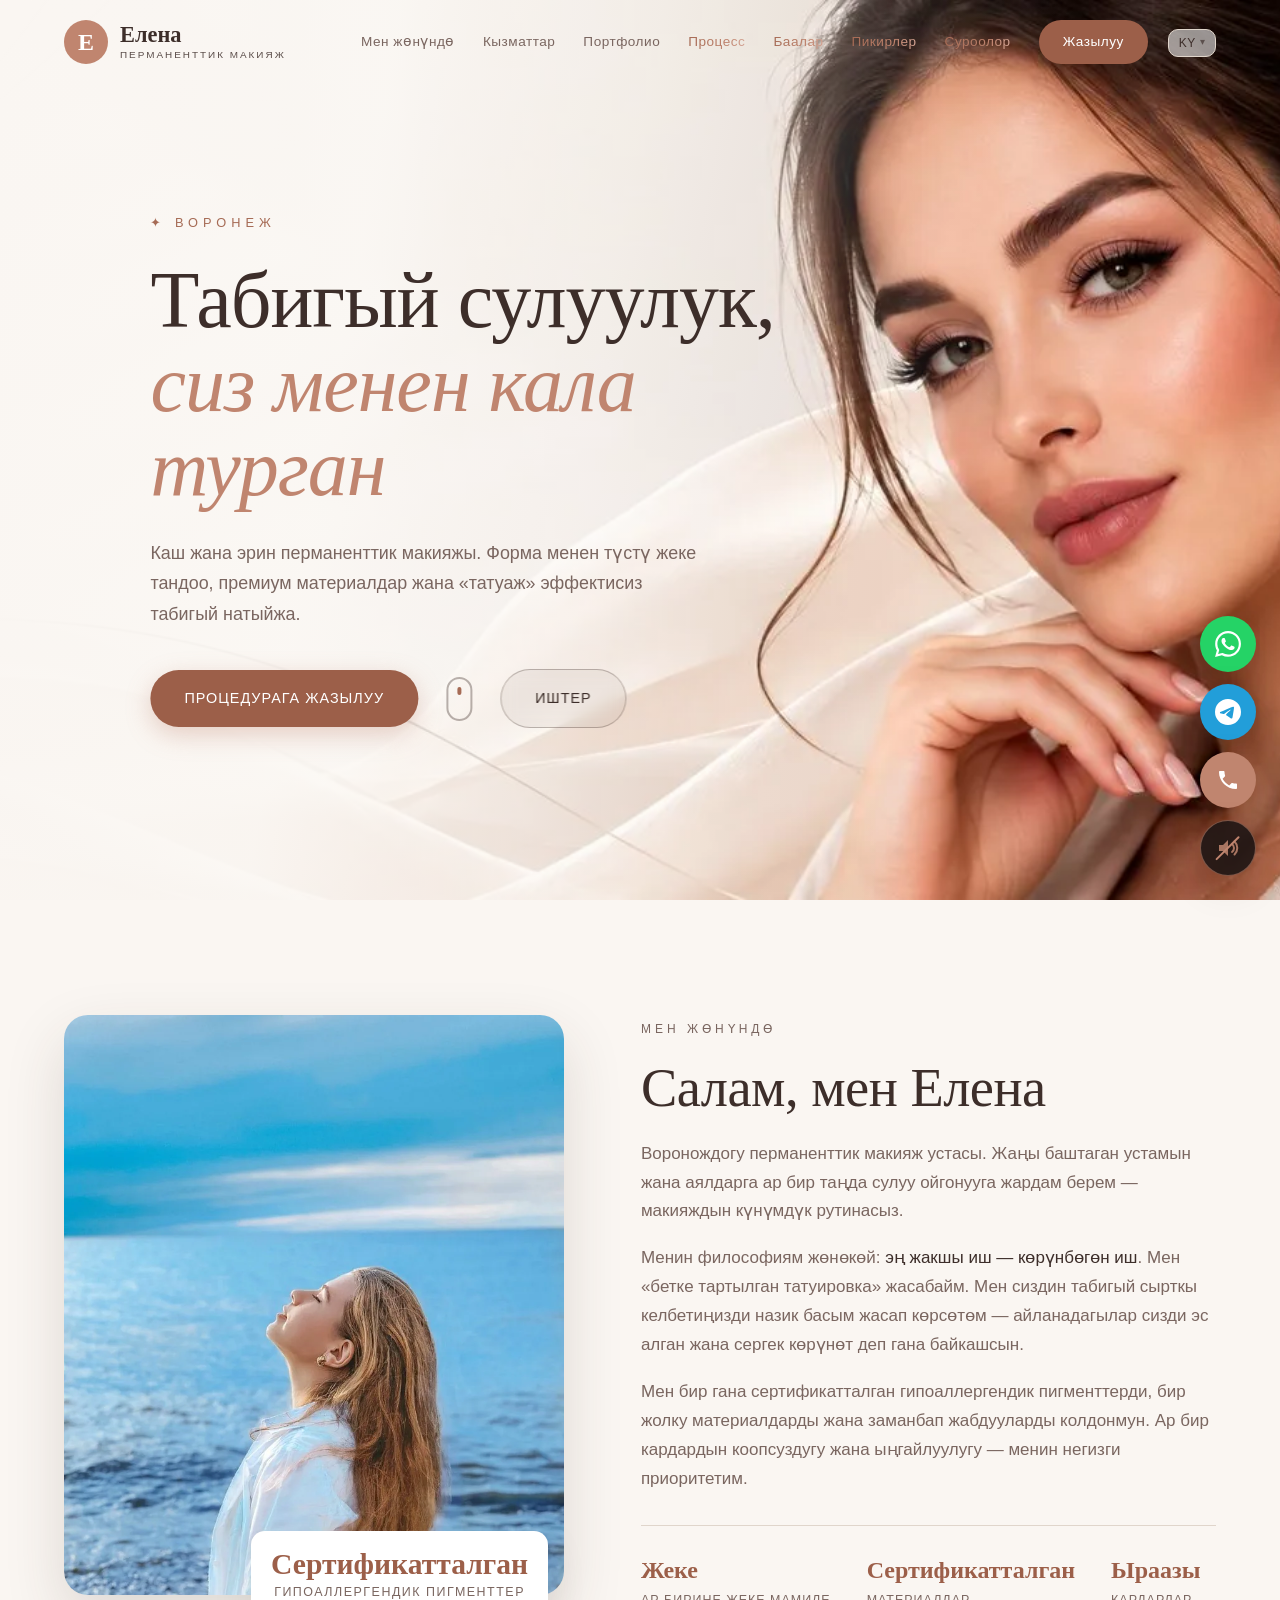
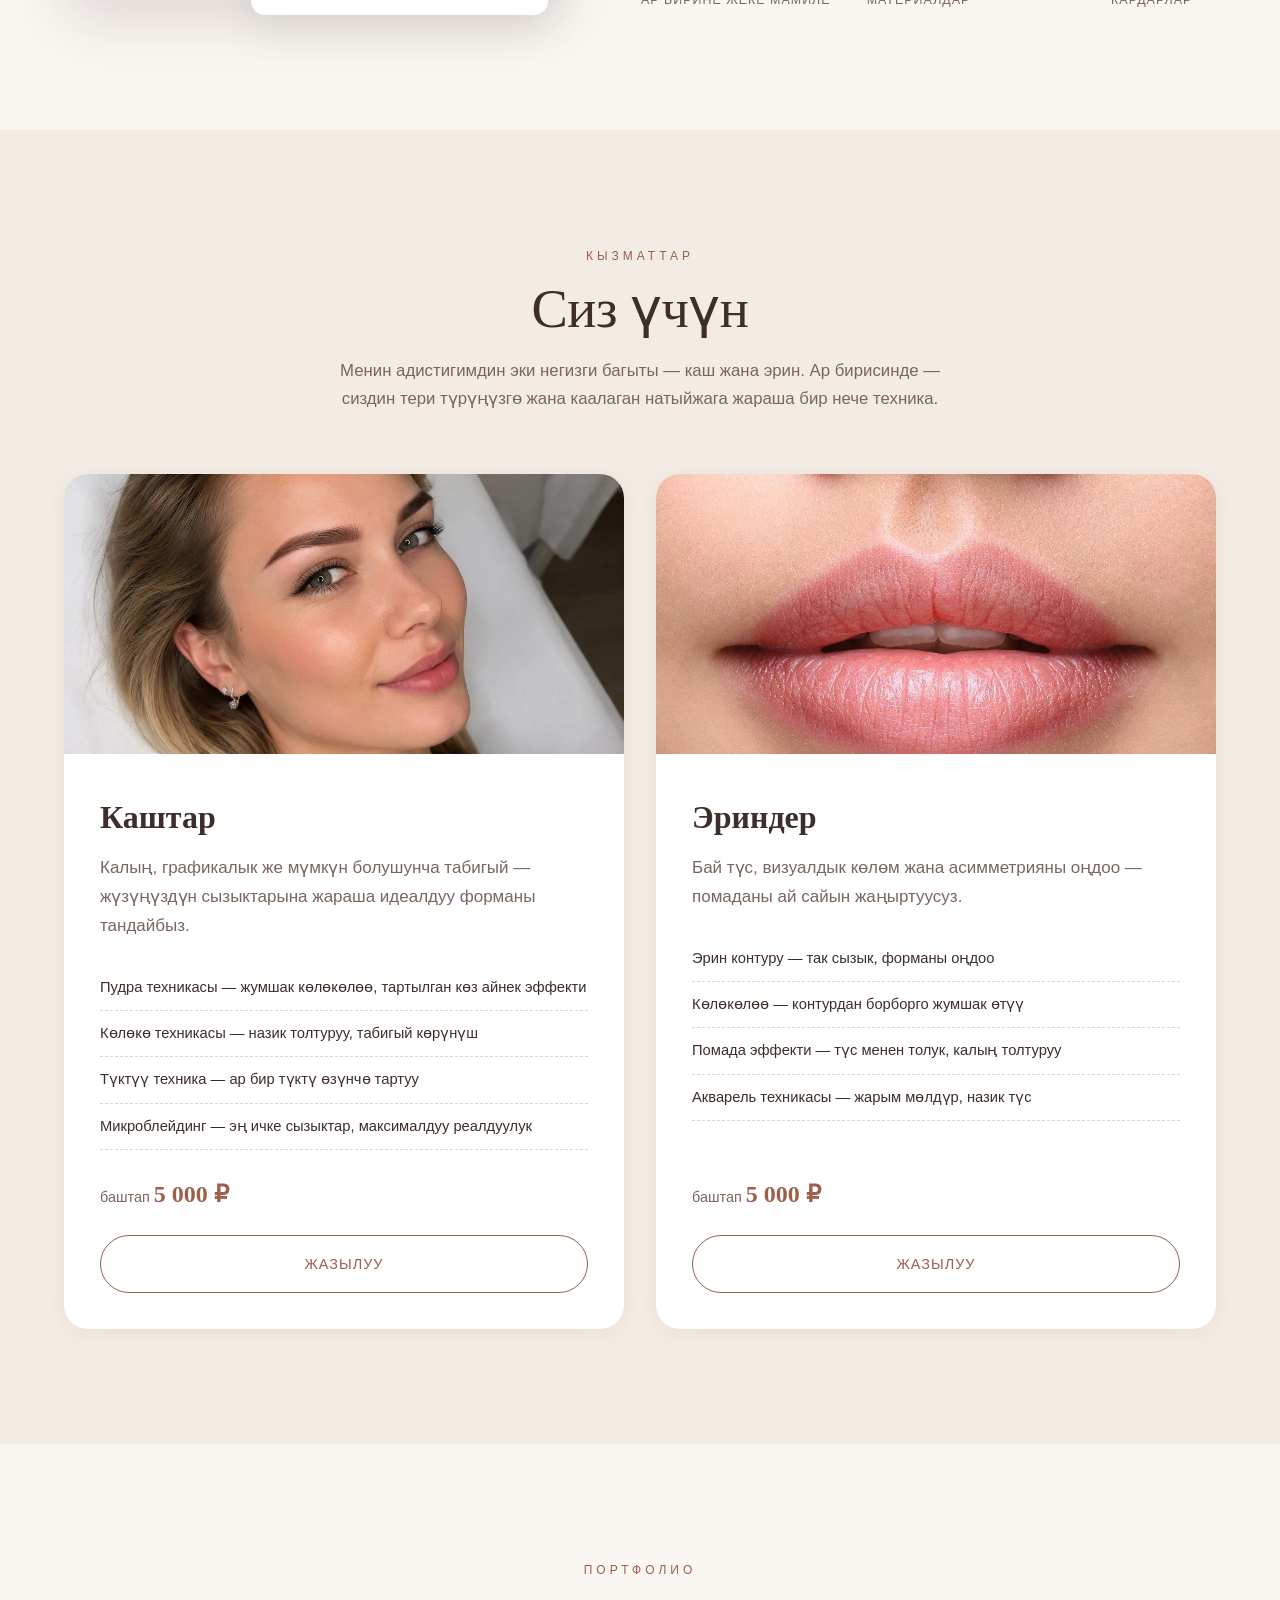
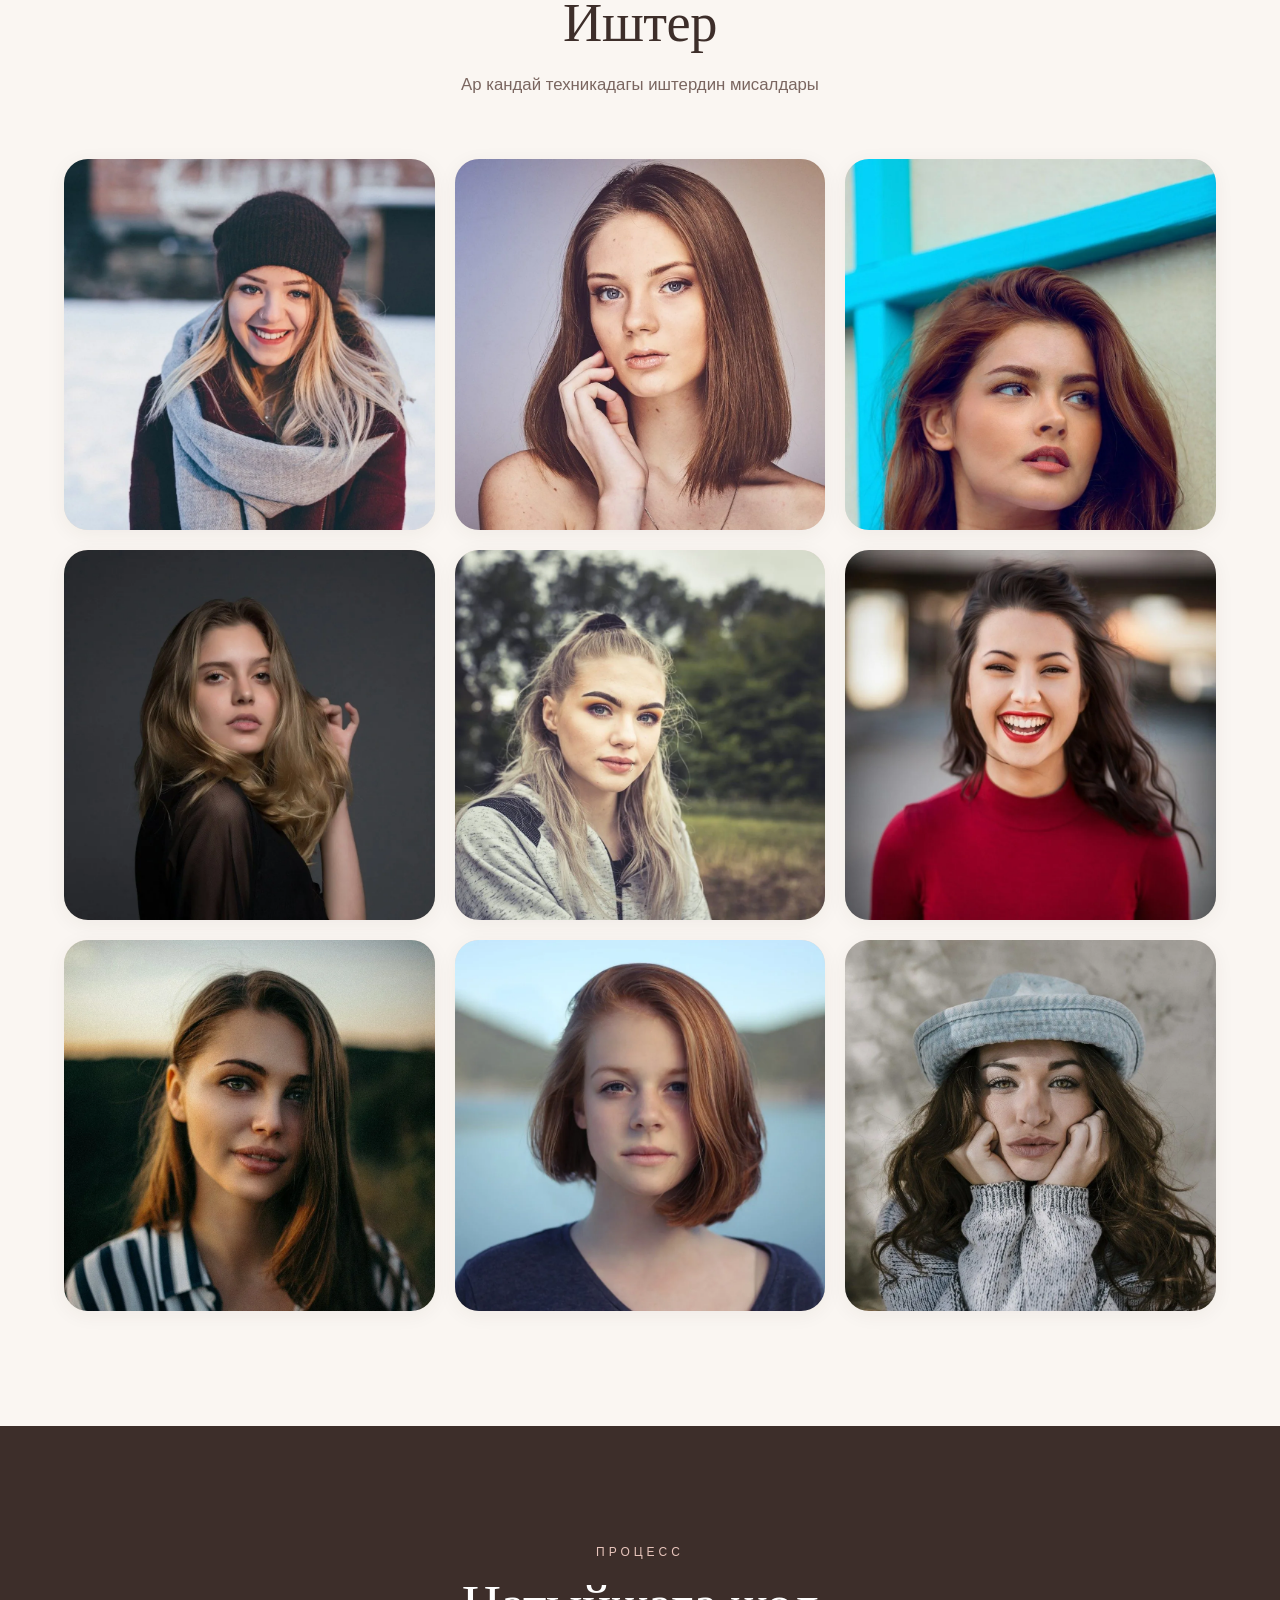
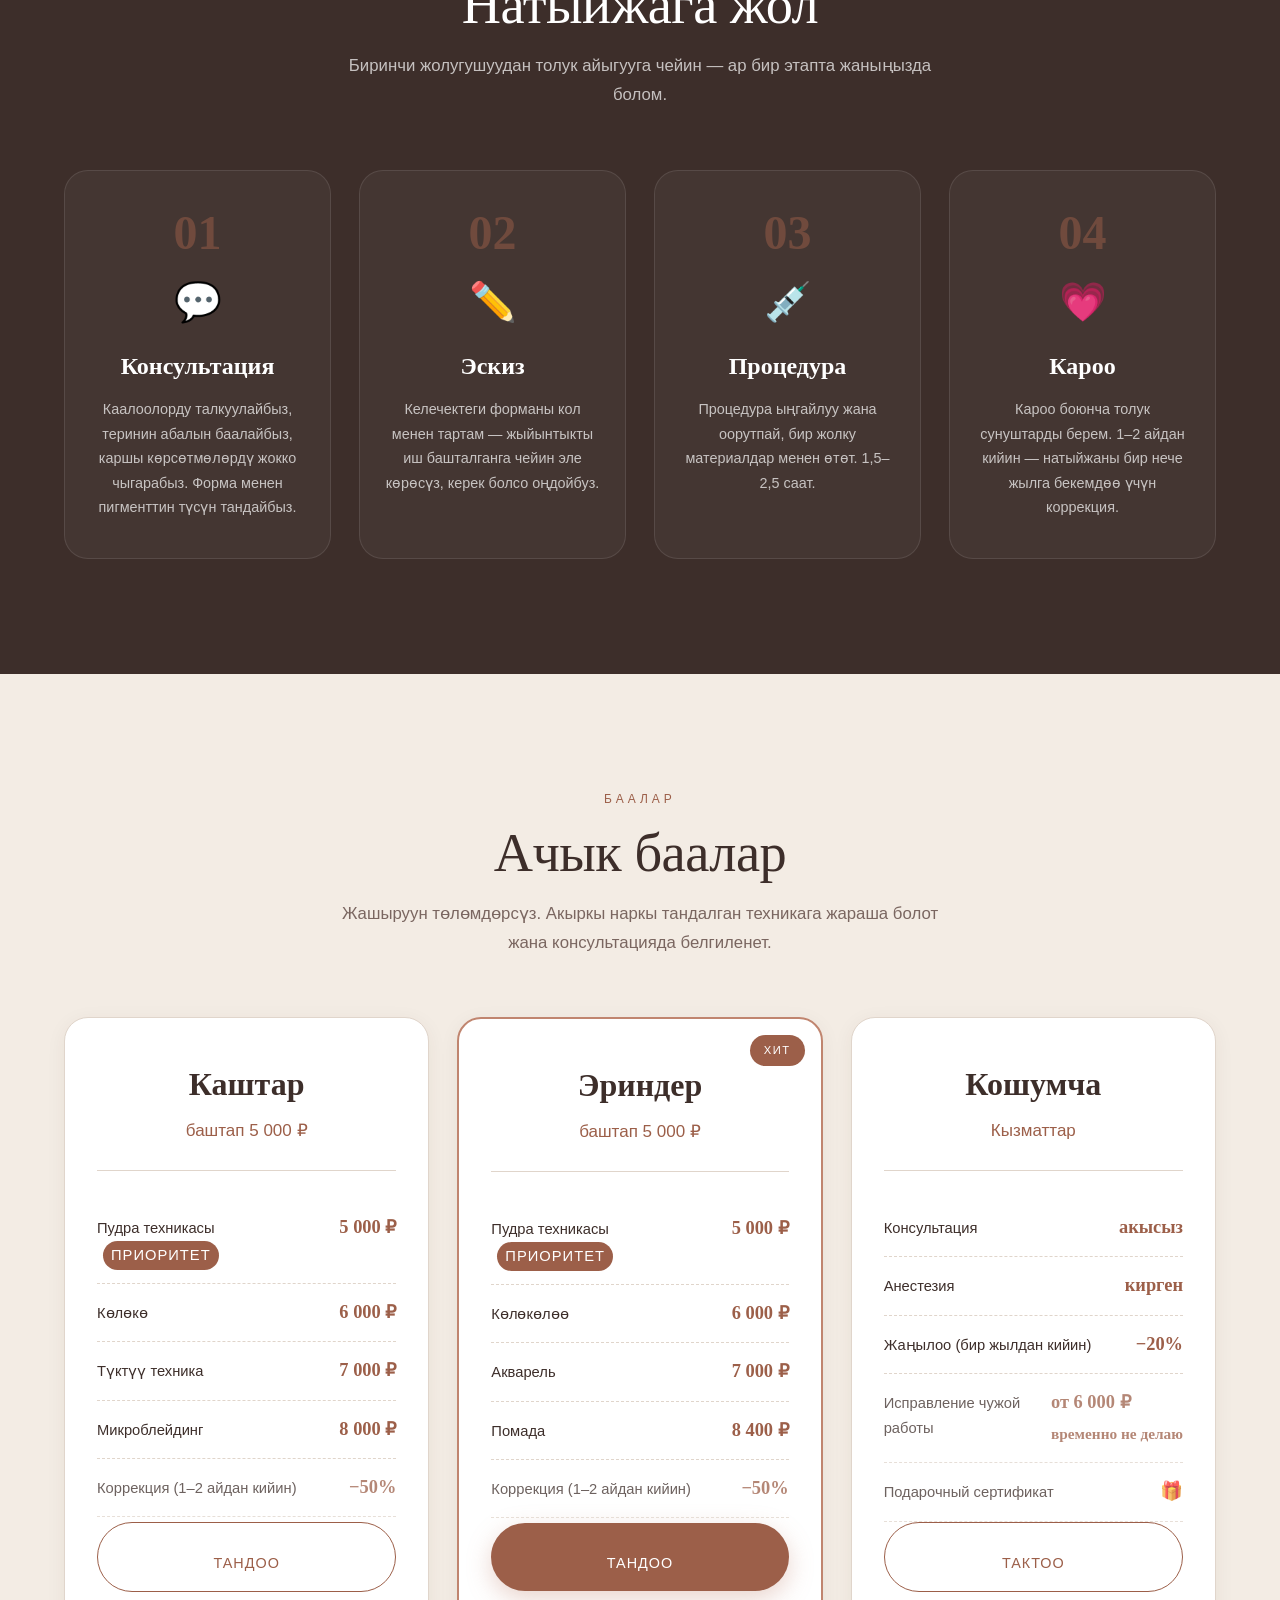
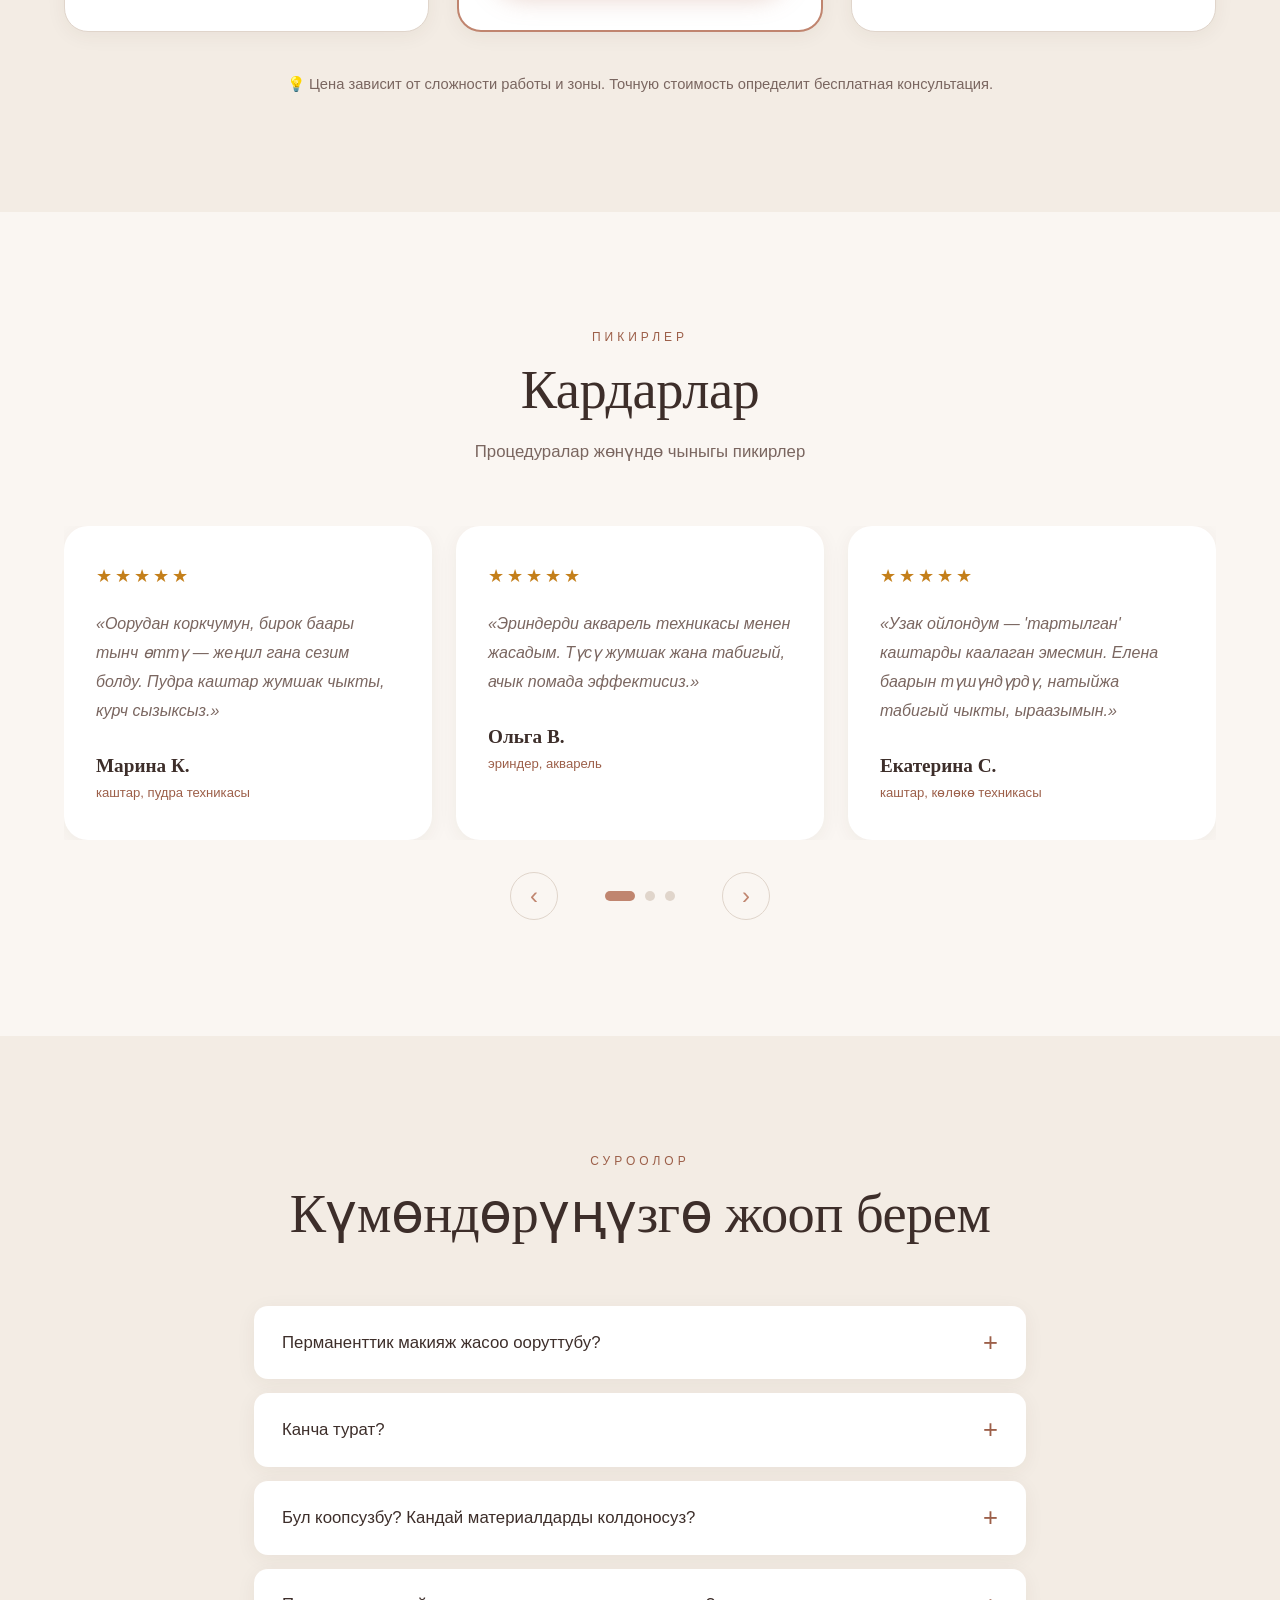
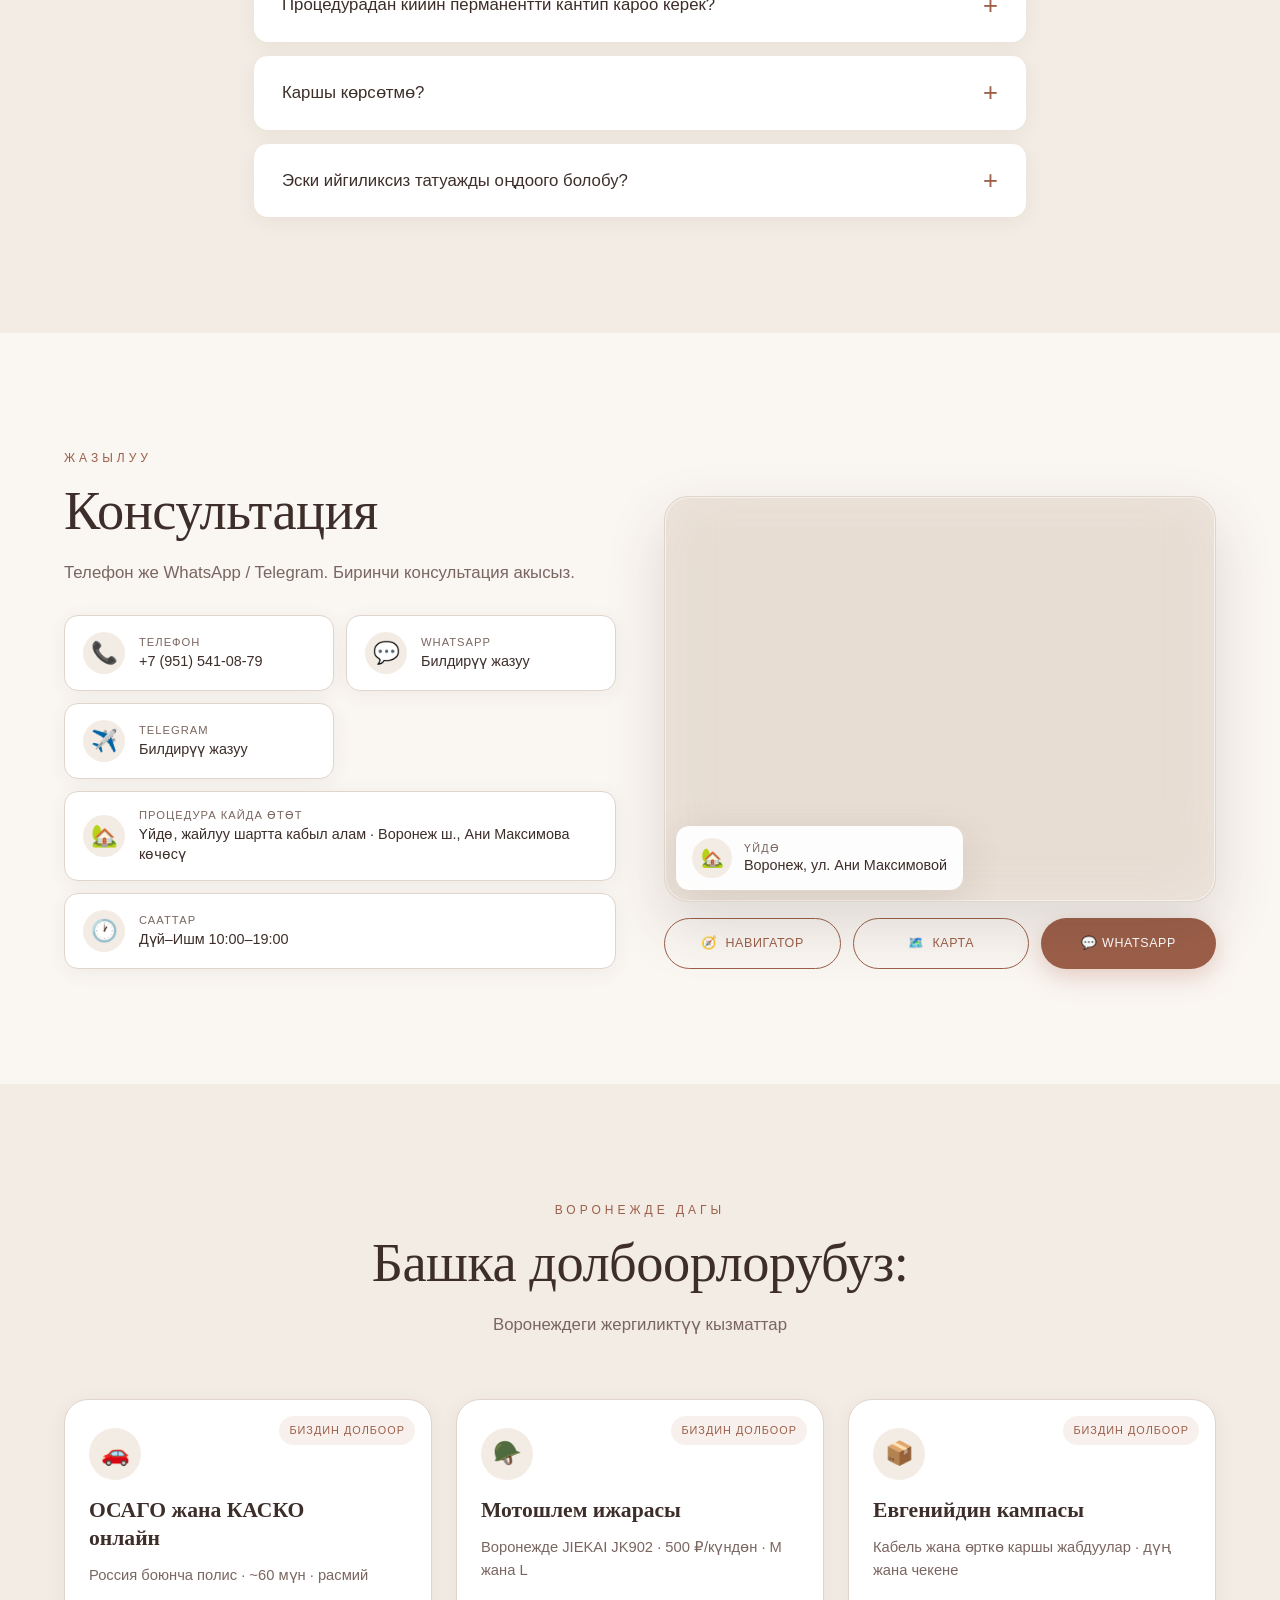
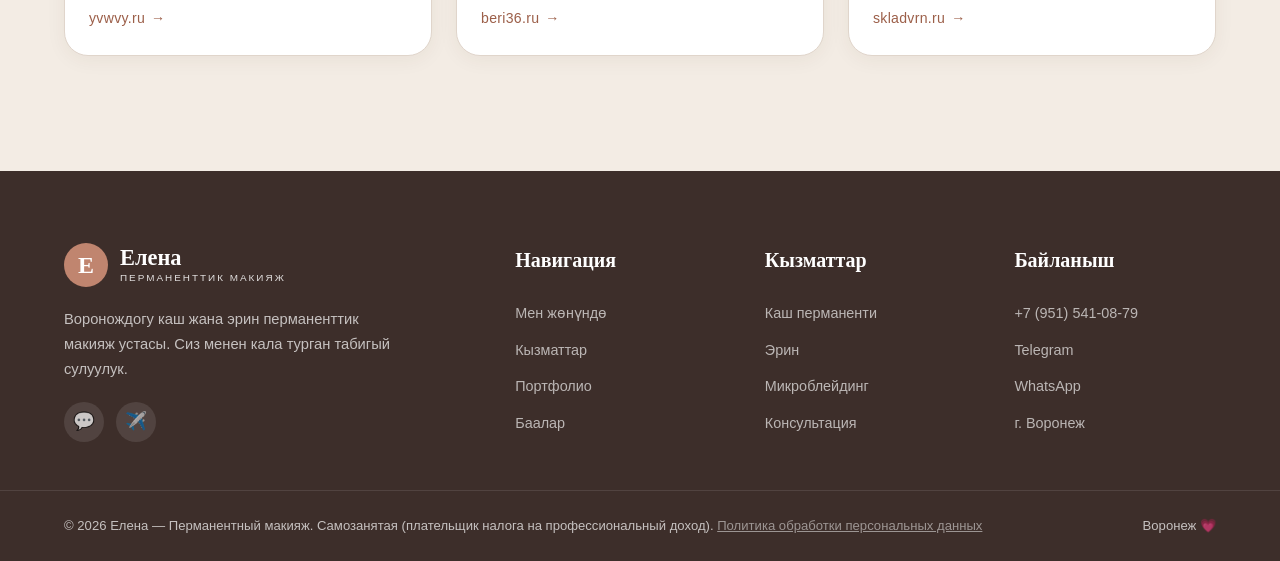
<file: index-ky.html>
<!DOCTYPE html>

<html lang="ky"><script>document.documentElement.classList.add('js');</script>
<head>
<meta charset="utf-8"/>
<meta http-equiv="Content-Security-Policy" content="default-src 'self'; script-src 'self' 'unsafe-inline' https://mc.yandex.ru https://mc.webvisor.org; style-src 'self' 'unsafe-inline' https://fonts.googleapis.com; font-src 'self' https://fonts.gstatic.com; img-src 'self' data: https://mc.yandex.ru; connect-src 'self' https://mc.yandex.ru wss://mc.yandex.ru wss://mc.yandex.com wss://mc.webvisor.org; frame-src https://yandex.ru https://mc.yandex.ru https://mc.yandex.com; base-uri 'self'; form-action 'self'; object-src 'none'; upgrade-insecure-requests"/>
<meta content="width=device-width, initial-scale=1.0, viewport-fit=cover" name="viewport"/>
<meta content="#3D2E2A" name="theme-color"/>
<meta content="index, follow" name="robots"/>
<meta content="Елена — перманентный макияж, Воронеж" name="author"/>
<meta content="Каш жана эрин перманенттик макияжы Воронежде. Табигый натыйжа. Акысыз консультация." name="description"/>
<meta content="перманентный макияж Воронеж, татуаж бровей Воронеж, пудровые брови Воронеж, микроблейдинг Воронеж, татуаж губ Воронеж, перманентный макияж губ, акварельные губы, волосковая техника бровей, перманент бровей цена, коррекция перманентного макияжа Воронеж" name="keywords"/>
<meta content="7212f6251177285f" name="yandex-verification"/>
<meta content="kPjtt6Nt6N9rTs43Lpr_PBT9k_g7PgXFMlWb2uV_ee8" name="google-site-verification"/>
<!-- Yandex.Metrika counter -->
<script type="text/javascript">
        (function(m,e,t,r,i,k,a){
            m[i]=m[i]||function(){(m[i].a=m[i].a||[]).push(arguments)};
            m[i].l=1*new Date();
            for (var j = 0; j < document.scripts.length; j++) {if (document.scripts[j].src === r) { return; }}
            k=e.createElement(t),a=e.getElementsByTagName(t)[0],k.async=1,k.src=r,a.parentNode.insertBefore(k,a)
        })(window, document,'script','https://mc.yandex.ru/metrika/tag.js?id=111347939', 'ym');

        ym(111347939, 'init', {
            webvisor: true,
            clickmap: true,
            trackLinks: true,
            accurateTrackBounce: true
        });
    </script>
<!-- /Yandex.Metrika counter -->
<title>Воронеждеги перманенттик макияж | Елена</title>
<!-- Домен: elenaperm.ru -->
<link href="https://elenaperm.ru/index-ky.html" rel="canonical"/><!-- hreflang: у каждого языка теперь своя настоящая статическая страница (не ?lang= на одном URL) — так поисковики видят реальный переведённый контент по каждому адресу, а не зависят от выполнения JS в браузере. x-default ведёт на русскую версию. --><link href="https://elenaperm.ru/" hreflang="ru" rel="alternate"/><link href="https://elenaperm.ru/index-en.html" hreflang="en" rel="alternate"/><link href="https://elenaperm.ru/index-zh.html" hreflang="zh-Hans" rel="alternate"/><link href="https://elenaperm.ru/index-uz.html" hreflang="uz" rel="alternate"/><link href="https://elenaperm.ru/index-ka.html" hreflang="ka" rel="alternate"/><link href="https://elenaperm.ru/index-os.html" hreflang="os" rel="alternate"/><link href="https://elenaperm.ru/index-ky.html" hreflang="ky" rel="alternate"/><link href="https://elenaperm.ru/index-fr.html" hreflang="fr" rel="alternate"/><link href="https://elenaperm.ru/" hreflang="x-default" rel="alternate"/>

<!-- Open Graph / превью ссылок (Telegram, VK и др.) -->
<meta content="website" property="og:type"/>
<meta content="ky_KG" property="og:locale"/><meta content="ru_RU" property="og:locale:alternate"/><meta content="en_US" property="og:locale:alternate"/><meta content="zh_CN" property="og:locale:alternate"/><meta content="uz_UZ" property="og:locale:alternate"/><meta content="ka_GE" property="og:locale:alternate"/><meta content="os_RU" property="og:locale:alternate"/><meta content="fr_FR" property="og:locale:alternate"/>






<meta content="Воронеждеги перманенттик макияж | Елена" property="og:title"/>
<meta content="Каш жана эрин перманенттик макияжы Воронежде. Табигый натыйжа. Акысыз консультация." property="og:description"/>
<meta content="https://elenaperm.ru/images/hero-bg-new.jpg" property="og:image"/>
<meta content="1400" property="og:image:width"/>
<meta content="642" property="og:image:height"/>
<meta content="Перманентный макияж бровей и губ в Воронеже — мастер Елена" property="og:image:alt"/>
<meta content="https://elenaperm.ru/index-ky.html" property="og:url"/>
<meta content="Елена — Перманентный макияж" property="og:site_name"/>
<!-- twitter: meta-теги убраны (X/Twitter ограничен в РФ) -->
<!-- Favicon -->
<link href="favicon.svg" rel="icon" type="image/svg+xml"/>
<link href="favicon-32.png" rel="icon" sizes="32x32" type="image/png"/>
<link href="apple-touch-icon.png" rel="apple-touch-icon"/>
<!-- Fonts -->
<link href="https://fonts.googleapis.com" rel="preconnect"/>
<link crossorigin="" href="https://fonts.gstatic.com" rel="preconnect"/>
<link href="https://fonts.googleapis.com/css2?family=Cormorant+Garamond:wght@400;500;600;700&amp;family=Jost:wght@300;400;500;600&amp;display=swap" rel="stylesheet"/>
<!-- Styles -->
<!-- Предзагрузка hero-фона: WebP для современных браузеров (~40% легче), JPG сам подтянется как фон в CSS для старых -->
<link as="image" fetchpriority="high" href="images/hero-bg-new.webp" rel="preload" type="image/webp"/>
<link href="css/style.css?v=7" rel="stylesheet"/>
<!-- Структурированные данные для поиска/карт -->
<script type="application/ld+json">
    {
        "@context": "https://schema.org",
        "@type": "BeautySalon",
        "@id": "https://elenaperm.ru/#business",
        "name": "Елена — Перманентный макияж",
        "description": "Перманентный макияж бровей и губ в Воронеже: пудровые брови, микроблейдинг, волосковая техника, акварельные губы и эффект помады. Натуральный результат, гипоаллергенные пигменты, индивидуальный подбор формы и цвета.",
        "image": "https://elenaperm.ru/images/hero-bg-new.jpg",
        "url": "https://elenaperm.ru/index-ky.html",
        "telephone": "+79515410879",
        "priceRange": "от 5000 ₽",
        "currenciesAccepted": "RUB",
        "address": {
            "@type": "PostalAddress",
            "streetAddress": "ул. Ани Максимовой",
            "addressLocality": "Воронеж",
            "addressRegion": "Воронежская область",
            "addressCountry": "RU"
        },
        "geo": {
            "@type": "GeoCoordinates",
            "latitude": 51.581948,
            "longitude": 39.323545
        },
        "areaServed": {
            "@type": "City",
            "name": "Воронеж"
        },
        "sameAs": [
            "https://wa.me/79515410879",
            "https://t.me/Annship_Psy_CTR"
        ],
        "openingHoursSpecification": [
            {
                "@type": "OpeningHoursSpecification",
                "dayOfWeek": ["Monday","Tuesday","Wednesday","Thursday","Friday","Saturday"],
                "opens": "10:00",
                "closes": "19:00"
            }
        ],
        "hasOfferCatalog": {
            "@type": "OfferCatalog",
            "name": "Услуги перманентного макияжа",
            "itemListElement": [
                {
                    "@type": "Offer",
                    "itemOffered": { "@type": "Service", "name": "Перманентный макияж бровей (пудровая, теневая, волосковая техника, микроблейдинг)" },
                    "priceCurrency": "RUB",
                    "price": "5000"
                },
                {
                    "@type": "Offer",
                    "itemOffered": { "@type": "Service", "name": "Перманентный макияж губ (контур, растушёвка, акварель, эффект помады)" },
                    "priceCurrency": "RUB",
                    "price": "5000"
                }
            ]
        }
    }
    </script>
</head>
<body>
<!-- Пиксель Яндекс.Метрики для случая без JS — по спецификации HTML5 <noscript><div> не может
         жить внутри <head> (там разрешены только link/style/meta), поэтому перенесено сюда. -->
<noscript><div><img alt="" src="https://mc.yandex.ru/watch/111347939" style="position:absolute; left:-9999px;"/></div></noscript>
<a class="skip-link" href="#hero">Мазмунга өтүү</a>
<!-- Оверлей мобильного меню -->
<div aria-hidden="true" class="nav-overlay" id="navOverlay"></div>
<!-- ============ ПЛАВАЮЩИЕ КНОПКИ ============ -->
<div class="floating-buttons">
<a aria-label="WhatsApp" class="float-btn float-whatsapp" href="https://wa.me/79515410879" rel="noopener noreferrer" target="_blank">
<svg fill="currentColor" height="26" viewbox="0 0 24 24" width="26"><path d="M17.472 14.382c-.297-.149-1.758-.867-2.03-.967-.273-.099-.471-.148-.67.15-.197.297-.767.966-.94 1.164-.173.199-.347.223-.644.075-.297-.15-1.255-.463-2.39-1.475-.883-.788-1.48-1.761-1.653-2.059-.173-.297-.018-.458.13-.606.134-.133.298-.347.446-.52.149-.174.198-.298.298-.497.099-.198.05-.371-.025-.52-.075-.149-.669-1.612-.916-2.207-.242-.579-.487-.5-.669-.51-.173-.008-.371-.01-.57-.01-.198 0-.52.074-.792.372-.272.297-1.04 1.016-1.04 2.479 0 1.462 1.065 2.875 1.213 3.074.149.198 2.096 3.2 5.077 4.487.709.306 1.262.489 1.694.625.712.227 1.36.195 1.871.118.571-.085 1.758-.719 2.006-1.413.248-.694.248-1.289.173-1.413-.074-.124-.272-.198-.57-.347m-5.421 7.403h-.004a9.87 9.87 0 01-5.031-1.378l-.361-.214-3.741.982.998-3.648-.235-.374a9.86 9.86 0 01-1.51-5.26c.001-5.45 4.436-9.884 9.888-9.884 2.64 0 5.122 1.03 6.988 2.898a9.825 9.825 0 012.893 6.994c-.003 5.45-4.437 9.884-9.885 9.884m8.413-18.297A11.815 11.815 0 0012.05 0C5.495 0 .16 5.335.157 11.892c0 2.096.547 4.142 1.588 5.945L.057 24l6.305-1.654a11.882 11.882 0 005.683 1.448h.005c6.554 0 11.89-5.335 11.893-11.893a11.821 11.821 0 00-3.48-8.413Z"></path></svg>
</a>
<a aria-label="Telegram" class="float-btn float-telegram" href="https://t.me/Annship_Psy_CTR" rel="noopener noreferrer" target="_blank">
<svg fill="currentColor" height="26" viewbox="0 0 24 24" width="26"><path d="M11.944 0A12 12 0 0 0 0 12a12 12 0 0 0 12 12 12 12 0 0 0 12-12A12 12 0 0 0 12 0a12 12 0 0 0-.056 0zm4.962 7.224c.1-.002.321.023.465.14a.506.506 0 0 1 .171.325c.016.093.036.306.02.472-.18 1.898-.962 6.502-1.36 8.627-.168.9-.499 1.201-.82 1.23-.696.065-1.225-.46-1.9-.902-1.056-.693-1.653-1.124-2.678-1.8-1.185-.78-.417-1.21.258-1.91.177-.184 3.247-2.977 3.307-3.23.007-.032.014-.15-.056-.212s-.174-.041-.249-.024c-.106.024-1.793 1.14-5.061 3.345-.48.33-.913.49-1.302.48-.428-.008-1.252-.241-1.865-.44-.752-.245-1.349-.374-1.297-.789.027-.216.325-.437.893-.663 3.498-1.524 5.83-2.529 6.998-3.014 3.332-1.386 4.025-1.627 4.476-1.635z"></path></svg>
</a>
<a aria-label="Позвонить" class="float-btn float-phone" href="tel:+79515410879">
<svg fill="currentColor" height="24" viewbox="0 0 24 24" width="24"><path d="M6.62 10.79c1.44 2.83 3.76 5.14 6.59 6.59l2.2-2.2c.27-.27.67-.36 1.02-.24 1.12.37 2.33.57 3.57.57.55 0 1 .45 1 1V20c0 .55-.45 1-1 1-9.39 0-17-7.61-17-17 0-.55.45-1 1-1h3.5c.55 0 1 .45 1 1 0 1.25.2 2.45.57 3.57.11.35.03.74-.25 1.02l-2.2 2.2z"></path></svg>
</a>
<button aria-label="Музыка" aria-pressed="false" class="float-btn float-music" id="musicToggle" type="button">
<svg fill="currentColor" height="24" viewbox="0 0 24 24" width="24"><path d="M3 9v6h4l5 5V4L7 9H3z"/><path d="M16 8a5 5 0 0 1 0 8" fill="none" stroke="currentColor" stroke-width="2" stroke-linecap="round"/><path d="M18.5 5.5a9 9 0 0 1 0 13" fill="none" stroke="currentColor" stroke-width="2" stroke-linecap="round"/></svg>
</button>
</div>
<!-- ============ НАВИГАЦИЯ ============ -->
<header class="navbar" id="navbar">
<div class="container nav-container">
<a class="logo" href="#hero">
<span class="logo-mark">Е</span>
<span class="logo-text">Елена<small>перманенттик макияж</small></span>
</a>
<nav class="nav-menu" id="navMenu">
<a class="nav-link" href="#about">Мен жөнүндө</a>
<a class="nav-link" href="#services">Кызматтар</a>
<a class="nav-link" href="#portfolio">Портфолио</a>
<a class="nav-link nav-link-gradient" href="#process">Процесс</a>
<a class="nav-link nav-link-gradient" href="#pricing">Баалар</a>
<a class="nav-link nav-link-gradient" href="#reviews">Пикирлер</a>
<a class="nav-link nav-link-gradient" href="#faq">Суроолор</a>
<a class="nav-link nav-cta" href="#booking">Жазылуу</a>
</nav>
<div aria-label="Language" class="lang-dropdown lang-dropdown-static" id="langSwitcher"><button aria-expanded="false" aria-haspopup="listbox" aria-label="Language" class="lang-toggle" id="langToggle" type="button"><span class="lang-current" id="langCurrent">KY</span><span aria-hidden="true" class="lang-chevron">▾</span></button><div aria-label="Language" class="lang-menu" id="langMenu" role="listbox"><a aria-selected="false" class="lang-option" href="index.html" role="option"><span class="lang-option-code">RU</span><span class="lang-option-name">Русский</span></a><a aria-selected="false" class="lang-option" href="index-en.html" role="option"><span class="lang-option-code">EN</span><span class="lang-option-name">English</span></a><a aria-selected="false" class="lang-option" href="index-zh.html" role="option"><span class="lang-option-code">中文</span><span class="lang-option-name">中文</span></a><a aria-selected="false" class="lang-option" href="index-uz.html" role="option"><span class="lang-option-code">UZ</span><span class="lang-option-name">O'zbekcha</span></a><a aria-selected="false" class="lang-option" href="index-ka.html" role="option"><span class="lang-option-code">KA</span><span class="lang-option-name">ქართული</span></a><a aria-selected="false" class="lang-option" href="index-os.html" role="option"><span class="lang-option-code">OS</span><span class="lang-option-name">Ирон</span></a><span aria-selected="true" class="lang-option active" role="option"><span class="lang-option-code">KY</span><span class="lang-option-name">Кыргызча</span></span><a aria-selected="false" class="lang-option" href="index-fr.html" role="option"><span class="lang-option-code">FR</span><span class="lang-option-name">Français</span></a></div></div>
<button aria-label="Меню" class="burger" id="burger" type="button">
<span></span><span></span><span></span>
</button>
</div>
</header>
<!-- ============ HERO ============ -->
<section class="hero" id="hero">
<div class="hero-overlay"></div>
<div class="container hero-content">
<p class="hero-tagline reveal">✦ Воронеж</p>
<h1 class="hero-title reveal">Табигый сулуулук,<br/><em>сиз менен кала турган</em></h1>
<p class="hero-subtitle reveal">Каш жана эрин перманенттик макияжы. Форма менен түстү жеке тандоо, премиум материалдар жана «татуаж» эффектисиз табигый натыйжа.</p>
<div class="hero-cta reveal">
<div class="hero-buttons">
<a class="btn btn-primary" href="#booking">Процедурага жазылуу</a>
<a aria-label="Прокрутить вниз" class="hero-scroll" href="#about">
<span></span>
</a>
<a class="btn btn-ghost" href="#portfolio">Иштер</a>
</div>
</div>
</div>
</section>
<!-- ============ О ЕЛЕНЕ ============ -->
<section class="section about" id="about">
<div class="container about-grid">
<div class="about-image reveal">
<picture><source srcset="images/about-elena.webp" type="image/webp"/><img alt="Елена — Воронеждеги каш жана эрин перманенттик макияж устасы" height="1067" loading="lazy" src="images/about-elena.jpg" width="800"/></picture>
<div class="about-badge">
<span class="badge-num">Сертификатталган</span>
<span class="badge-text">гипоаллергендик пигменттер</span>
</div>
</div>
<div class="about-text reveal">
<p class="eyebrow">мен жөнүндө</p>
<h2 class="section-title">Салам, мен Елена</h2>
<p>Воронождогу перманенттик макияж устасы. Жаңы баштаган устамын жана аялдарга ар бир таңда сулуу ойгонууга жардам берем — макияждын күнүмдүк рутинасыз.</p>
<p>Менин философиям жөнөкөй: <strong>эң жакшы иш — көрүнбөгөн иш</strong>. Мен «бетке тартылган татуировка» жасабайм. Мен сиздин табигый сырткы келбетиңизди назик басым жасап көрсөтөм — айланадагылар сизди эс алган жана сергек көрүнөт деп гана байкашсын.</p>
<p>Мен бир гана сертификатталган гипоаллергендик пигменттерди, бир жолку материалдарды жана заманбап жабдууларды колдонмун. Ар бир кардардын коопсуздугу жана ыңгайлуулугу — менин негизги приоритетим.</p>
<div class="about-stats">
<div class="stat">
<span class="stat-num stat-text">Жеке</span>
<span class="stat-label">ар бирине жеке мамиле</span>
</div>
<div class="stat">
<span class="stat-num stat-text">Сертификатталган</span>
<span class="stat-label">материалдар</span>
</div>
<div class="stat">
<span class="stat-num stat-text">Ыраазы</span>
<span class="stat-label">кардарлар</span>
</div>
</div>
</div>
</div>
</section>
<!-- ============ УСЛУГИ ============ -->
<section class="section services" id="services">
<div class="container">
<div class="section-head reveal">
<p class="eyebrow">кызматтар</p>
<h2 class="section-title">Сиз үчүн</h2>
<p class="section-sub">Менин адистигимдин эки негизги багыты — каш жана эрин. Ар бирисинде — сиздин тери түрүңүзгө жана каалаган натыйжага жараша бир нече техника.</p>
</div>
<div class="services-grid">
<!-- БРОВИ -->
<article class="service-card reveal">
<div class="service-img">
<picture><source srcset="images/service-brows.webp" type="image/webp"/><img alt="Воронеждеги каштардын перманенттик макияжы — пудра жана түктүү техника" height="733" loading="lazy" src="images/service-brows.jpg" width="1100"/></picture>
</div>
<div class="service-body">
<h3>Каштар</h3>
<p class="service-desc">Калың, графикалык же мүмкүн болушунча табигый — жүзүңүздүн сызыктарына жараша идеалдуу форманы тандайбыз.</p>
<ul class="service-list">
<li>Пудра техникасы — жумшак көлөкөлөө, тартылган көз айнек эффекти</li>
<li>Көлөкө техникасы — назик толтуруу, табигый көрүнүш</li>
<li>Түктүү техника — ар бир түктү өзүнчө тартуу</li>
<li>Микроблейдинг — эң ичке сызыктар, максималдуу реалдуулук</li>
</ul>
<div class="service-from"><span>баштап</span> <strong>5 000 ₽</strong></div>
<a class="btn btn-outline" href="#booking">Жазылуу</a>
</div>
</article>
<!-- ГУБЫ -->
<article class="service-card reveal">
<div class="service-img">
<picture><source srcset="images/service-lips.webp" type="image/webp"/><img alt="Воронеждеги эриндердин перманенттик макияжы — акварель техникасы" height="798" loading="lazy" src="images/service-lips.jpg" width="1077"/></picture>
</div>
<div class="service-body">
<h3>Эриндер</h3>
<p class="service-desc">Бай түс, визуалдык көлөм жана асимметрияны оңдоо — помаданы ай сайын жаңыртуусуз.</p>
<ul class="service-list">
<li>Эрин контуру — так сызык, форманы оңдоо</li>
<li>Көлөкөлөө — контурдан борборго жумшак өтүү</li>
<li>Помада эффекти — түс менен толук, калың толтуруу</li>
<li>Акварель техникасы — жарым мөлдүр, назик түс</li>
</ul>
<div class="service-from"><span>баштап</span> <strong>5 000 ₽</strong></div>
<a class="btn btn-outline" href="#booking">Жазылуу</a>
</div>
</article>
</div>
</div>
</section>
<!-- ============ ГАЛЕРЕЯ РАБОТ ============ -->
<section class="section portfolio" id="portfolio">
<div class="container">
<div class="section-head reveal">
<p class="eyebrow">портфолио</p>
<h2 class="section-title">Иштер</h2>
<p class="section-sub">Ар кандай техникадагы иштердин мисалдары</p>
</div>
<div class="portfolio-grid">
<div class="portfolio-item reveal"><picture><source srcset="images/g1.webp" type="image/webp"/><img alt="Пудра каштар — Елена устанын иши" height="1000" loading="lazy" src="images/g1.jpg" width="1000"/></picture></div>
<div class="portfolio-item reveal"><picture><source srcset="images/g2.webp" type="image/webp"/><img alt="Каштардын перманенттик макияжы — табигый натыйжа" height="1000" loading="lazy" src="images/g2.jpg" width="1000"/></picture></div>
<div class="portfolio-item reveal"><picture><source srcset="images/g3.webp" type="image/webp"/><img alt="Акварель эриндер — Воронеждеги перманенттик макияж" height="1000" loading="lazy" src="images/g3.jpg" width="1000"/></picture></div>
<div class="portfolio-item reveal"><picture><source srcset="images/g4.webp" type="image/webp"/><img alt="Каш жана эриндер — мурун жана кийин" height="1000" loading="lazy" src="images/g4.jpg" width="1000"/></picture></div>
<div class="portfolio-item reveal"><picture><source srcset="images/g5.webp" type="image/webp"/><img alt="Микроблейдинг каштар — Елена устанын иши" height="1000" loading="lazy" src="images/g5.jpg" width="1000"/></picture></div>
<div class="portfolio-item reveal"><picture><source srcset="images/g6.webp" type="image/webp"/><img alt="Көлөкө техникасы каштар" height="1000" loading="lazy" src="images/g6.jpg" width="1000"/></picture></div>
<div class="portfolio-item reveal"><picture><source srcset="images/g7.webp" type="image/webp"/><img alt="Воронеждеги түктүү техника каштар" height="1000" loading="lazy" src="images/g7.jpg" width="1000"/></picture></div>
<div class="portfolio-item reveal"><picture><source srcset="images/g8.webp" type="image/webp"/><img alt="Эриндердин перманенти — помада эффекти" height="1000" loading="lazy" src="images/g8.jpg" width="1000"/></picture></div>
<div class="portfolio-item reveal"><picture><source srcset="images/g9.webp" type="image/webp"/><img alt="Каш жана эриндер үчүн табигый перманенттик макияж" height="1000" loading="lazy" src="images/g9.jpg" width="1000"/></picture></div>
</div>
</div>
</section>
<!-- ============ ПРОЦЕСС ============ -->
<section class="section process" id="process">
<div class="container">
<div class="section-head reveal">
<p class="eyebrow">процесс</p>
<h2 class="section-title">Натыйжага жол</h2>
<p class="section-sub">Биринчи жолугушуудан толук айыгууга чейин — ар бир этапта жаныңызда болом.</p>
</div>
<div class="process-timeline">
<div class="process-step reveal">
<div class="step-num">01</div>
<div class="step-icon">💬</div>
<h3>Консультация</h3>
<p>Каалоолорду талкуулайбыз, теринин абалын баалайбыз, каршы көрсөтмөлөрдү жокко чыгарабыз. Форма менен пигменттин түсүн тандайбыз.</p>
</div>
<div class="process-step reveal">
<div class="step-num">02</div>
<div class="step-icon">✏️</div>
<h3>Эскиз</h3>
<p>Келечектеги форманы кол менен тартам — жыйынтыкты иш башталганга чейин эле көрөсүз, керек болсо оңдойбуз.</p>
</div>
<div class="process-step reveal">
<div class="step-num">03</div>
<div class="step-icon">💉</div>
<h3>Процедура</h3>
<p>Процедура ыңгайлуу жана оорутпай, бир жолку материалдар менен өтөт. 1,5–2,5 саат.</p>
</div>
<div class="process-step reveal">
<div class="step-num">04</div>
<div class="step-icon">💗</div>
<h3>Кароо</h3>
<p>Кароо боюнча толук сунуштарды берем. 1–2 айдан кийин — натыйжаны бир нече жылга бекемдөө үчүн коррекция.</p>
</div>
</div>
</div>
</section>
<!-- ============ ЦЕНЫ ============ -->
<section class="section pricing" id="pricing">
<div class="container">
<div class="section-head reveal">
<p class="eyebrow">баалар</p>
<h2 class="section-title">Ачык баалар</h2>
<p class="section-sub">Жашыруун төлөмдөрсүз. Акыркы наркы тандалган техникага жараша болот жана консультацияда белгиленет.</p>
</div>
<div class="pricing-grid">
<!-- БРОВИ -->
<div class="price-card reveal">
<div class="price-head">
<h3>Каштар</h3>
<p><span>баштап</span> 5 000 ₽</p>
</div>
<ul class="price-list">
<li><span>Пудра техникасы <span class="price-priority">приоритет</span></span><strong>5 000 ₽</strong></li>
<li><span>Көлөкө</span><strong>6 000 ₽</strong></li>
<li><span>Түктүү техника</span><strong>7 000 ₽</strong></li>
<li><span>Микроблейдинг</span><strong>8 000 ₽</strong></li>
<li class="price-note"><span>Коррекция (1–2 айдан кийин)</span><strong>−50%</strong></li>
</ul>
<a class="btn btn-outline btn-block" href="#booking">Тандоо</a>
</div>
<!-- ГУБЫ -->
<div class="price-card price-featured reveal">
<div class="price-badge">Хит</div>
<div class="price-head">
<h3>Эриндер</h3>
<p><span>баштап</span> 5 000 ₽</p>
</div>
<ul class="price-list">
<li><span>Пудра техникасы <span class="price-priority">приоритет</span></span><strong>5 000 ₽</strong></li>
<li><span>Көлөкөлөө</span><strong>6 000 ₽</strong></li>
<li><span>Акварель</span><strong>7 000 ₽</strong></li>
<li><span>Помада</span><strong>8 400 ₽</strong></li>
<li class="price-note"><span>Коррекция (1–2 айдан кийин)</span><strong>−50%</strong></li>
</ul>
<a class="btn btn-primary btn-block" href="#booking">Тандоо</a>
</div>
<!-- ДОПОЛНИТЕЛЬНО -->
<div class="price-card reveal">
<div class="price-head">
<h3>Кошумча</h3>
<p>Кызматтар</p>
</div>
<ul class="price-list">
<li><span>Консультация</span><strong>акысыз</strong></li>
<li><span>Анестезия</span><strong>кирген</strong></li>
<li><span>Жаңылоо (бир жылдан кийин)</span><strong>−20%</strong></li>
<li class="price-note"><span>Исправление чужой работы</span><strong>от 6 000 ₽<br/><small>временно не делаю</small></strong></li>
<li class="price-note"><span>Подарочный сертификат</span><strong>🎁</strong></li>
</ul>
<a class="btn btn-outline btn-block" href="#booking">Тактоо</a>
</div>
</div>
<p class="pricing-foot reveal">💡 Цена зависит от сложности работы и зоны. Точную стоимость определит бесплатная консультация.</p>
</div>
</section>
<!-- ============ ОТЗЫВЫ ============ -->
<section class="section reviews" id="reviews">
<div class="container">
<div class="section-head reveal">
<p class="eyebrow">пикирлер</p>
<h2 class="section-title">Кардарлар</h2>
<p class="section-sub">Процедуралар жөнүндө чыныгы пикирлер</p>
</div>
<div class="reviews-viewport">
<div class="reviews-track" id="reviewsTrack">
<div class="review-card">
<div class="stars">★★★★★</div>
<p>«Оорудан коркчумун, бирок баары тынч өттү — жеңил гана сезим болду. Пудра каштар жумшак чыкты, курч сызыксыз.»</p>
<div class="review-author"><strong>Марина К.</strong><span>каштар, пудра техникасы</span></div>
</div>
<div class="review-card">
<div class="stars">★★★★★</div>
<p>«Эриндерди акварель техникасы менен жасадым. Түсү жумшак жана табигый, ачык помада эффектисиз.»</p>
<div class="review-author"><strong>Ольга В.</strong><span>эриндер, акварель</span></div>
</div>
<div class="review-card">
<div class="stars">★★★★★</div>
<p>«Узак ойлондум — 'тартылган' каштарды каалаган эмесмин. Елена баарын түшүндүрдү, натыйжа табигый чыкты, ыраазымын.»</p>
<div class="review-author"><strong>Екатерина С.</strong><span>каштар, көлөкө техникасы</span></div>
</div>
<div class="review-card">
<div class="stars">★★★★★</div>
<p>«Каш жана эринимди чогуу жасаттым — эртең менен эч нерсе тартуунун кереги жок.»</p>
<div class="review-author"><strong>Анна Л.</strong><span>каштар + эриндер</span></div>
</div>
<div class="review-card">
<div class="stars">★★★★★</div>
<p>«Микроблейдингди тандадым — өзүнчө түктөрдүн эффектин каалагам. Так жана табигый чыкты.»</p>
<div class="review-author"><strong>Дарья М.</strong><span>микроблейдинг</span></div>
</div>
</div>
</div>
<div class="reviews-nav">
<button aria-label="Предыдущий" class="review-btn" id="reviewPrev" type="button">‹</button>
<div class="reviews-dots" id="reviewDots"></div>
<button aria-label="Следующий" class="review-btn" id="reviewNext" type="button">›</button>
</div>
</div>
</section>
<!-- ============ FAQ ============ -->
<section class="section faq" id="faq">
<div class="container faq-container">
<div class="section-head reveal">
<p class="eyebrow">суроолор</p>
<h2 class="section-title">Күмөндөрүңүзгө жооп берем</h2>
</div>
<div class="faq-list">
<div class="faq-item reveal">
<button class="faq-question" type="button">
<span>Перманенттик макияж жасоо ооруттубу?</span>
<span class="faq-icon">+</span>
</button>
<div class="faq-answer">
<p>Жок, процедура ыңгайлуу өтөт — сиз жеңил тийүүнү гана сезесиз, андан башка эч нерсе жок. Кардарлардын көбү сеанс учурунда бошоңдоп, тим эле мемиреп кетишет.</p>
</div>
</div>
<div class="faq-item reveal">
<button class="faq-question" type="button">
<span>Канча турат?</span>
<span class="faq-icon">+</span>
</button>
<div class="faq-answer">
<p>Орточо 1ден 3 жылга чейин, тери түрүнө, техникага жана кароого жараша. Майлуу теринин үстүндө пигмент тезирээк кетет, кургак теринин үстүндө — узагыраак турат. Натыйжаны бекемдөө үчүн 1–2 айдан кийин бир коррекция сунушталат.</p>
</div>
</div>
<div class="faq-item reveal">
<button class="faq-question" type="button">
<span>Бул коопсузбу? Кандай материалдарды колдоносуз?</span>
<span class="faq-icon">+</span>
</button>
<div class="faq-answer">
<p>Ооба, мен коопсуздуктун бардык эрежелерин сактайм. Мен бир гана бир жолку стерилдүү материалдар менен иштейм, аларды сиздин алдыңызда ачам. Пигменттер — сертификатталган, гипоаллергендик. Бардык жабдуулар санитардык нормаларга ылайык иштетилет.</p>
</div>
</div>
<div class="faq-item reveal">
<button class="faq-question" type="button">
<span>Процедурадан кийин перманентти кантип кароо керек?</span>
<span class="faq-icon">+</span>
</button>
<div class="faq-answer">
<p>Мен толук эскертме жана атайын кароо кремин берем. Негизгиси: биринчи 5–7 күн сууга малбоо, ушалабоо, мончого, бассейнге жана солярийге барбоо, ошол аймакка декоративдик косметика салбоо. Толук айыгуу — 2–4 жума.</p>
</div>
</div>
<div class="faq-item reveal">
<button class="faq-question" type="button">
<span>Каршы көрсөтмө?</span>
<span class="faq-icon">+</span>
</button>
<div class="faq-answer">
<p>Ооба: кош бойлуулук жана эмчек эмизүү, курч сезгенүүлөр, оор өнөкөт оорулардын күчөшү, келоиддик тырыктарга ыктоо, айрым дарыларды кабыл алуу. Акысыз консультацияда бардыгын сөзсүз талкуулайбыз.</p>
</div>
</div>
<div class="faq-item reveal">
<button class="faq-question" type="button">
<span>Эски ийгиликсиз татуажды оңдоого болобу?</span>
<span class="faq-icon">+</span>
</button>
<div class="faq-answer">
<p>Азырынча башка усталардын ишин оңдоо жана жабууну кабыл албайм — бул өзүнчө тажрыйба жана этияттык менен баалоону талап кылат. Мындай учурларды кабыл ала баштаганда, бул маалыматты жаңыртам. Күмөн санасаңыз — акысыз консультацияга келиңиз, кырдаалды чынчылдык менен баалайм.</p>
</div>
</div>
</div>
</div>
</section>
<!-- ============ ЗАПИСЬ / КОНТАКТЫ ============ -->
<!-- Формы заявки здесь намеренно нет: заявки принимаются напрямую по телефону/WhatsApp/Telegram -->
<section class="section booking" id="booking">
<div class="container booking-grid">
<div class="booking-info reveal">
<p class="eyebrow">жазылуу</p>
<h2 class="section-title">Консультация</h2>
<p class="booking-lead">Телефон же WhatsApp / Telegram. Биринчи консультация акысыз.</p>
<div class="contact-cards">
<a class="contact-card" href="tel:+79515410879">
<span class="contact-icon">📞</span>
<div><small>Телефон</small><strong>+7 (951) 541-08-79</strong></div>
</a>
<a class="contact-card" href="https://wa.me/79515410879" rel="noopener noreferrer" target="_blank">
<span class="contact-icon">💬</span>
<div><small>WhatsApp</small><strong>Билдирүү жазуу</strong></div>
</a>
<a class="contact-card" href="https://t.me/Annship_Psy_CTR" rel="noopener noreferrer" target="_blank">
<span class="contact-icon">✈️</span>
<div><small>Telegram</small><strong>Билдирүү жазуу</strong></div>
</a>
<div class="contact-card contact-card--wide">
<span class="contact-icon">🏡</span>
<div><small>Процедура кайда өтөт</small><strong>Үйдө, жайлуу шартта кабыл алам · Воронеж ш., Ани Максимова көчөсү</strong></div>
</div>
<div class="contact-card contact-card--wide">
<span class="contact-icon">🕐</span>
<div><small>Сааттар</small><strong>Дүй–Ишм 10:00–19:00</strong></div>
</div>
</div>
</div>
<div class="booking-map-wrap reveal">
<div class="booking-map-card">
<iframe class="booking-map-frame" loading="lazy" src="https://yandex.ru/map-widget/v1/?ll=39.323545%2C51.581948&amp;z=15&amp;l=map&amp;pt=39.323545,51.581948,pm2rdm" title="Карта — улица Ани Максимовой, Воронеж"></iframe>
<div class="booking-map-badge">
<span aria-hidden="true" class="booking-map-badge-icon">🏡</span>
<div>
<small>Үйдө</small>
<strong>Воронеж, ул. Ани Максимовой</strong>
</div>
</div>
</div>
<div class="booking-map-actions">
<a class="btn btn-outline btn-map" href="https://yandex.ru/maps/?rtext=~51.581948,39.323545&amp;rtt=auto" rel="noopener noreferrer" target="_blank">🧭 <span>Навигатор</span></a>
<a class="btn btn-outline btn-map" href="https://yandex.ru/maps/?ll=39.323545%2C51.581948&amp;z=15&amp;text=Воронеж%2C%20улица%20Ани%20Максимовой" rel="noopener noreferrer" target="_blank">🗺️ <span>Карта</span></a>
<a class="btn btn-primary btn-map" href="https://wa.me/79515410879" rel="noopener noreferrer" target="_blank">💬 WhatsApp</a>
</div>
</div>
</div>
</section>
<!-- ============ ЕЩЁ В ВОРОНЕЖЕ ============ -->
<section class="section projects" id="projects">
<div class="container">
<div class="section-head reveal">
<p class="eyebrow">Воронежде дагы</p>
<h2 class="section-title">Башка долбоорлорубуз:</h2>
<p class="section-sub">Воронеждеги жергиликтүү кызматтар</p>
</div>
<div class="projects-grid" data-nosnippet>
<a class="project-card reveal" href="https://yvwvy.ru/" rel="sponsored nofollow noopener noreferrer" target="_blank">
<span class="project-badge">Биздин долбоор</span>
<span aria-hidden="true" class="project-icon">🚗</span>
<h3 class="project-title">ОСАГО жана КАСКО онлайн</h3>
<p class="project-desc">Россия боюнча полис · ~60 мүн · расмий</p>
<span class="project-link">yvwvy.ru <span aria-hidden="true">→</span></span>
</a>
<a class="project-card reveal" href="https://beri36.ru/" rel="sponsored nofollow noopener noreferrer" target="_blank">
<span class="project-badge">Биздин долбоор</span>
<span aria-hidden="true" class="project-icon">🪖</span>
<h3 class="project-title">Мотошлем ижарасы</h3>
<p class="project-desc">Воронежде JIEKAI JK902 · 500 ₽/күндөн · M жана L</p>
<span class="project-link">beri36.ru <span aria-hidden="true">→</span></span>
</a>
<a class="project-card reveal" href="https://skladvrn.ru/" rel="sponsored nofollow noopener noreferrer" target="_blank">
<span class="project-badge">Биздин долбоор</span>
<span aria-hidden="true" class="project-icon">📦</span>
<h3 class="project-title">Евгенийдин кампасы</h3>
<p class="project-desc">Кабель жана өрткө каршы жабдуулар · дүң жана чекене</p>
<span class="project-link">skladvrn.ru <span aria-hidden="true">→</span></span>
</a>
</div>
</div>
</section>
<!-- ============ FOOTER ============ -->
<footer class="footer">
<div class="container footer-grid">
<div class="footer-brand">
<a class="logo logo-footer" href="#hero">
<span class="logo-mark">Е</span>
<span class="logo-text">Елена<small>перманенттик макияж</small></span>
</a>
<p>Воронождогу каш жана эрин перманенттик макияж устасы. Сиз менен кала турган табигый сулуулук.</p>
<div class="footer-social">
<a aria-label="WhatsApp" href="https://wa.me/79515410879" rel="noopener noreferrer" target="_blank">💬</a>
<a aria-label="Telegram" href="https://t.me/Annship_Psy_CTR" rel="noopener noreferrer" target="_blank">✈️</a>
</div>
</div>
<div class="footer-col">
<h4>Навигация</h4>
<a href="#about">Мен жөнүндө</a>
<a href="#services">Кызматтар</a>
<a href="#portfolio">Портфолио</a>
<a href="#pricing">Баалар</a>
</div>
<div class="footer-col">
<h4>Кызматтар</h4>
<a href="#services">Каш перманенти</a>
<a href="#services">Эрин</a>
<a href="#services">Микроблейдинг</a>
<a href="#services">Консультация</a>
</div>
<div class="footer-col">
<h4>Байланыш</h4>
<a href="tel:+79515410879">+7 (951) 541-08-79</a>
<a href="https://t.me/Annship_Psy_CTR" rel="noopener noreferrer" target="_blank">Telegram</a>
<a href="https://wa.me/79515410879" rel="noopener noreferrer" target="_blank">WhatsApp</a>
<span>г. Воронеж</span>
</div>
</div>
<div class="footer-bottom">
<div class="container">
<p>© <span id="year">2026</span> Елена — Перманентный макияж. Самозанятая (плательщик налога на профессиональный доход). <a href="privacy-policy.html" style="color:inherit;text-decoration:underline;opacity:0.7;">Политика обработки персональных данных</a></p>
<p><span>Воронеж 💗</span></p>
</div>
</div>
</footer>
<!-- ============ ВСПЛЫВАЮЩЕЕ УВЕДОМЛЕНИЕ (БАННЕР) ============
         Текст и вкл/выкл меняются ТОЛЬКО в js/script.js
         (блок ANNOUNCEMENT_CONFIG в самом начале файла).
         Этот HTML — только разметка, не трогайте его. -->
<div aria-labelledby="announcementTitle" aria-modal="true" class="announcement-overlay" id="announcementOverlay" role="dialog">
<div class="announcement-modal" id="announcementModal">
<button aria-label="Закрыть уведомление" class="announcement-close" id="announcementClose" type="button">✕</button>
<div class="announcement-icon" id="announcementIcon">🌴</div>
<h3 class="announcement-title" id="announcementTitle">Отпуск</h3>
<p class="announcement-text" id="announcementText">До 12 сентября. Запись на новые процедуры — после возвращения.</p>
</div>
</div>


<audio id="bgMusic" loop preload="none" src="audio/background-music.mp3"></audio>
<script src="js/script.js?v=5"></script>
</body>
</html>
</file>
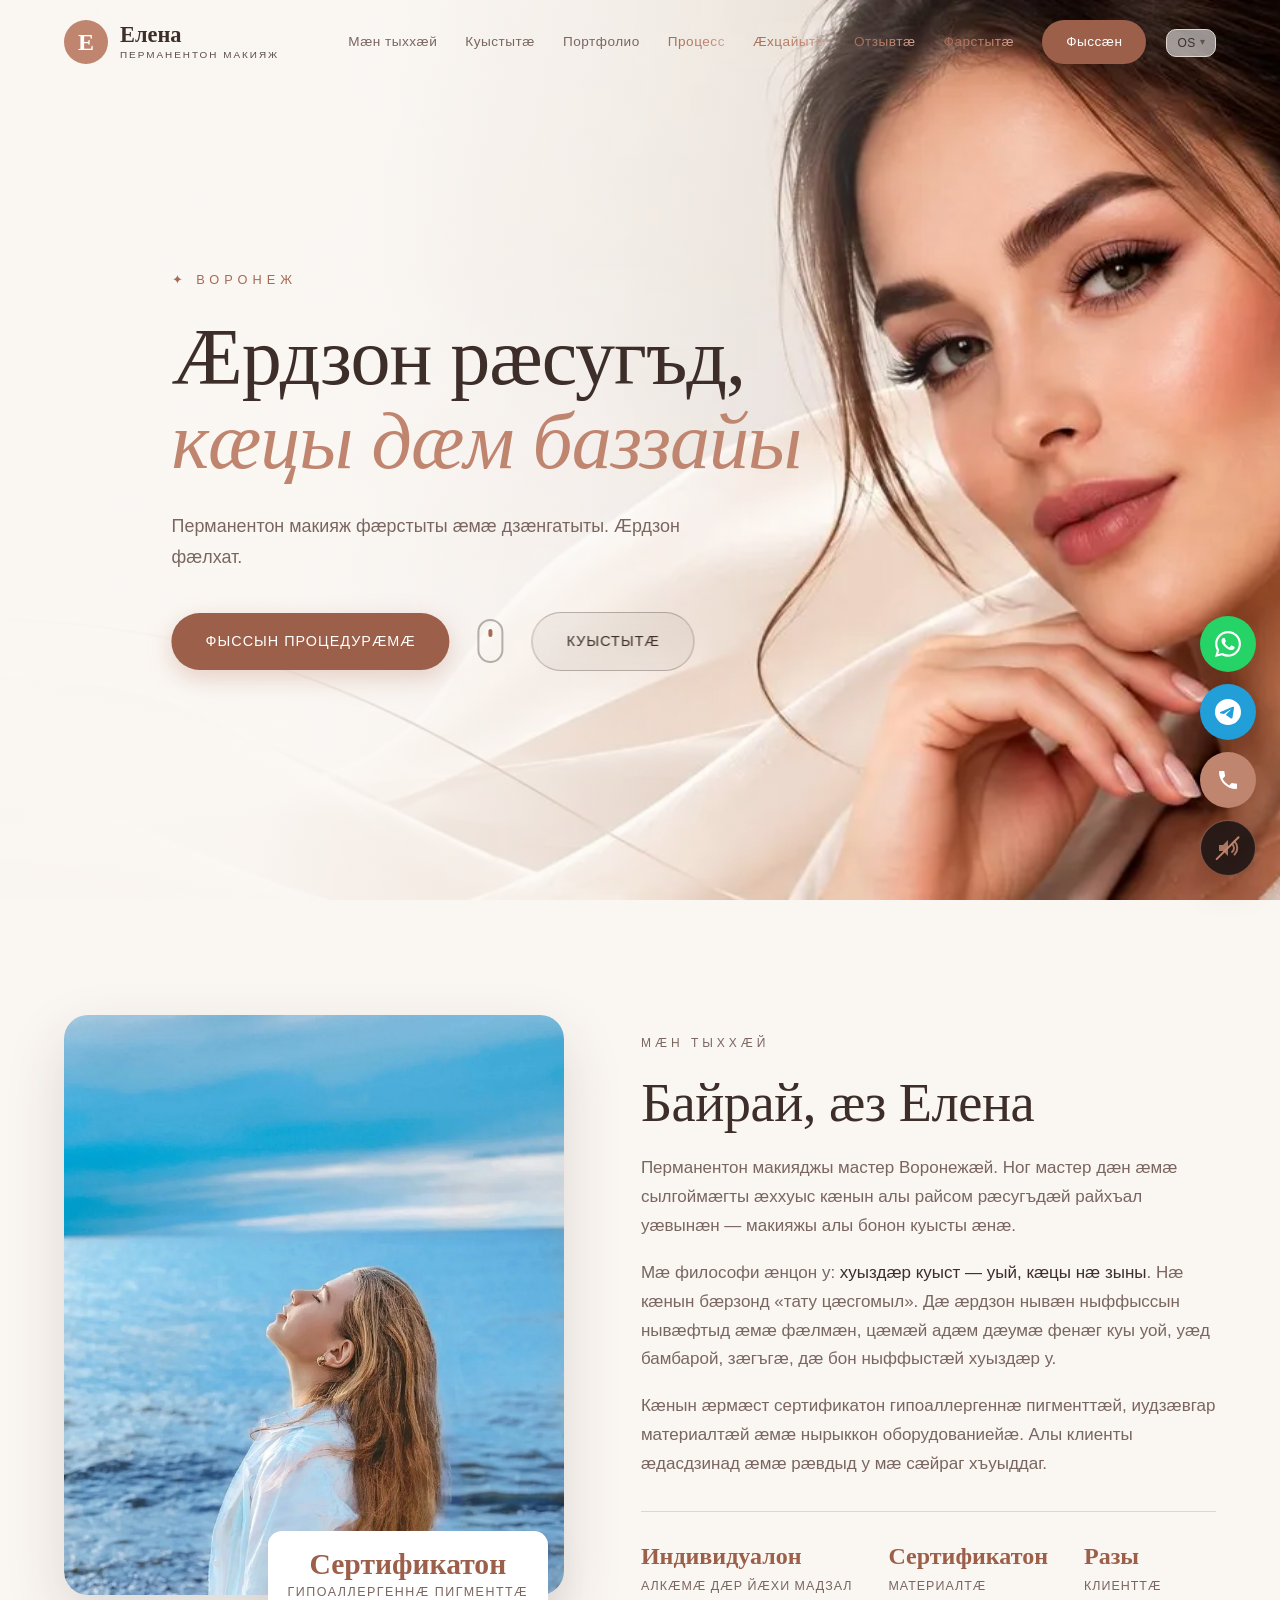
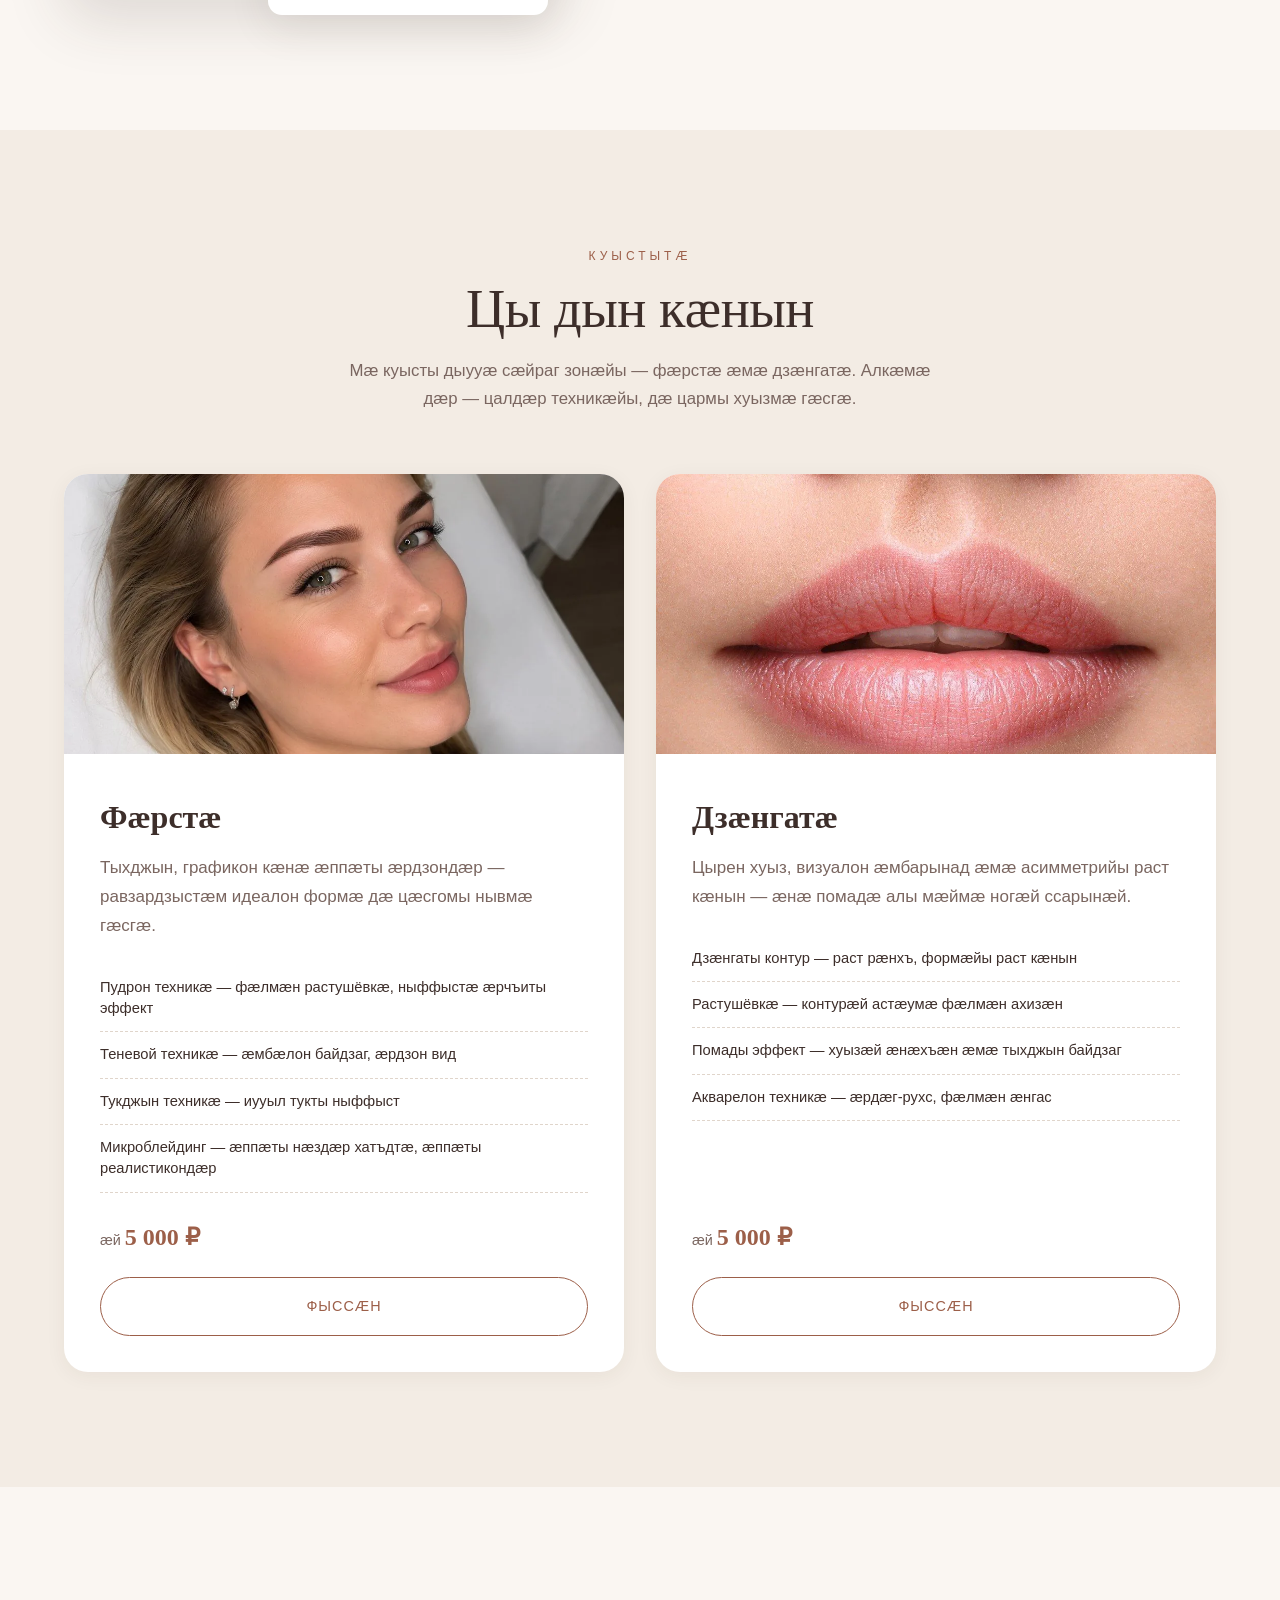
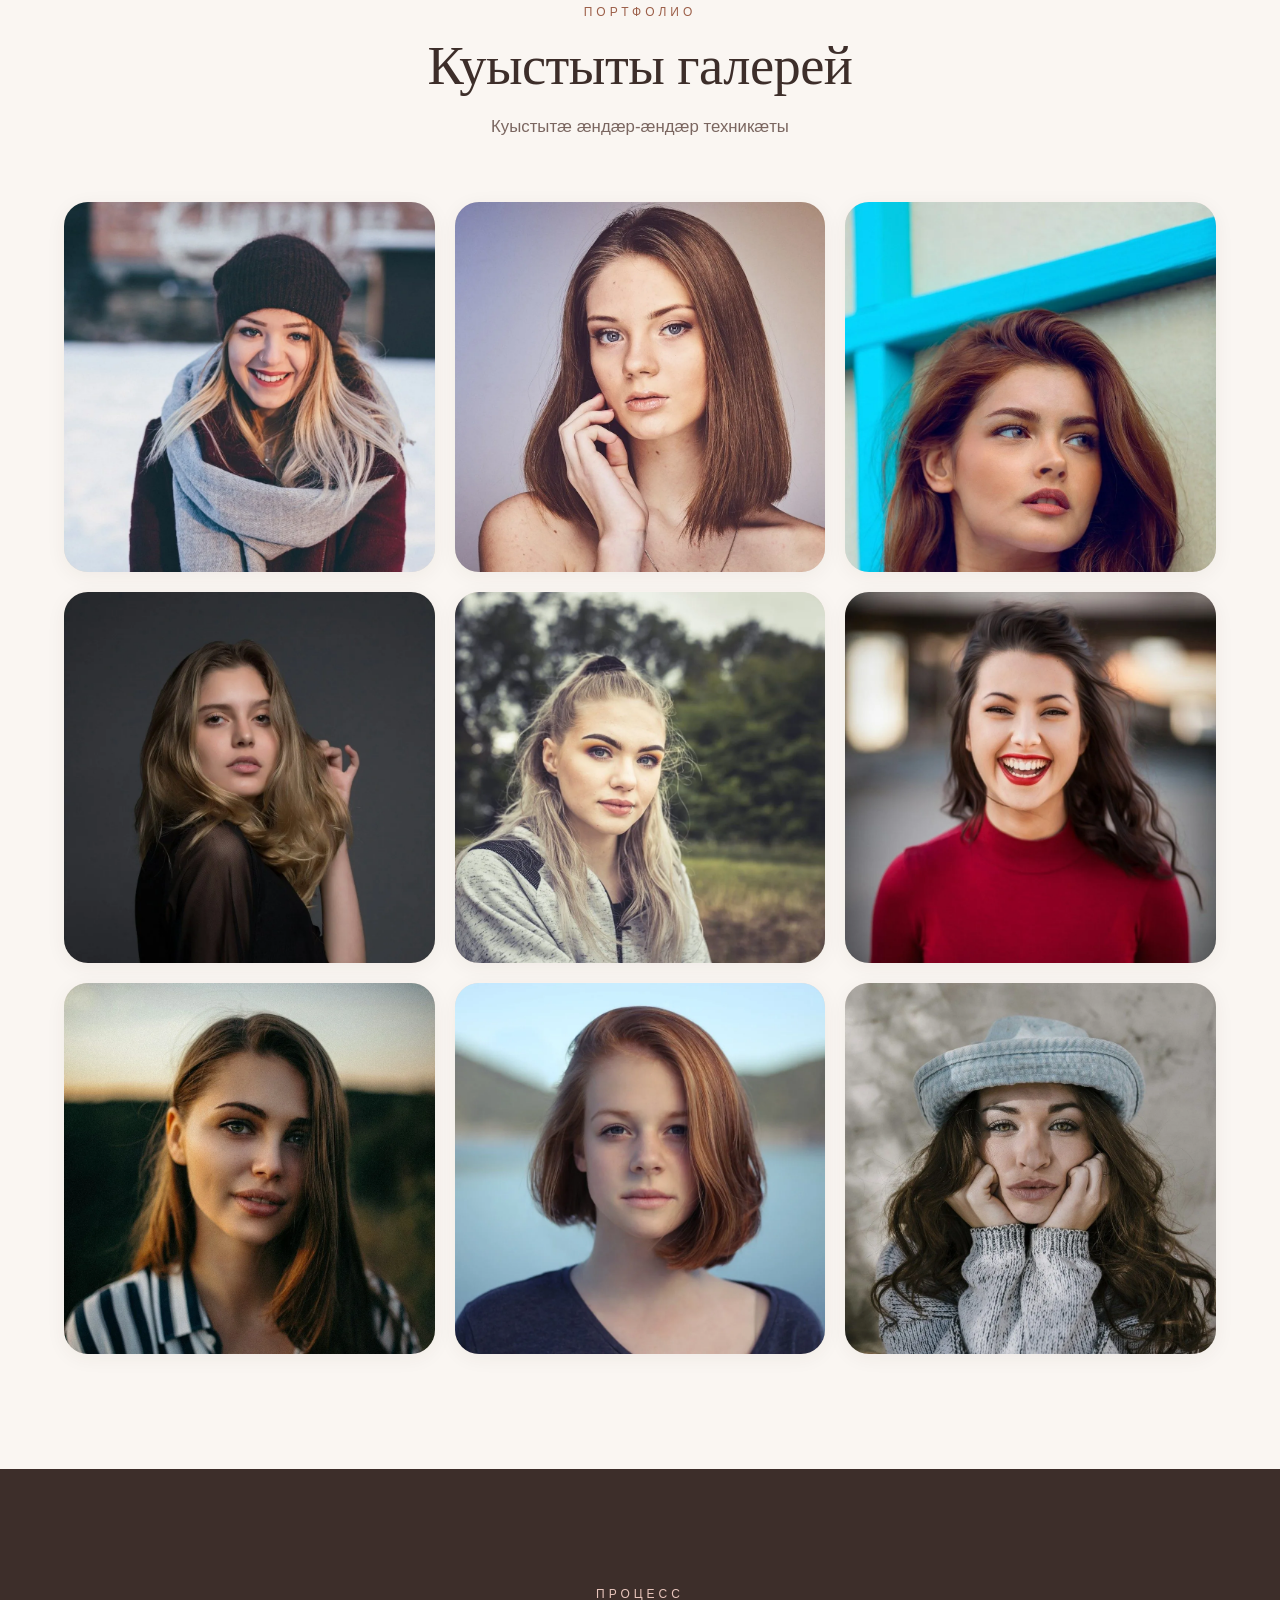
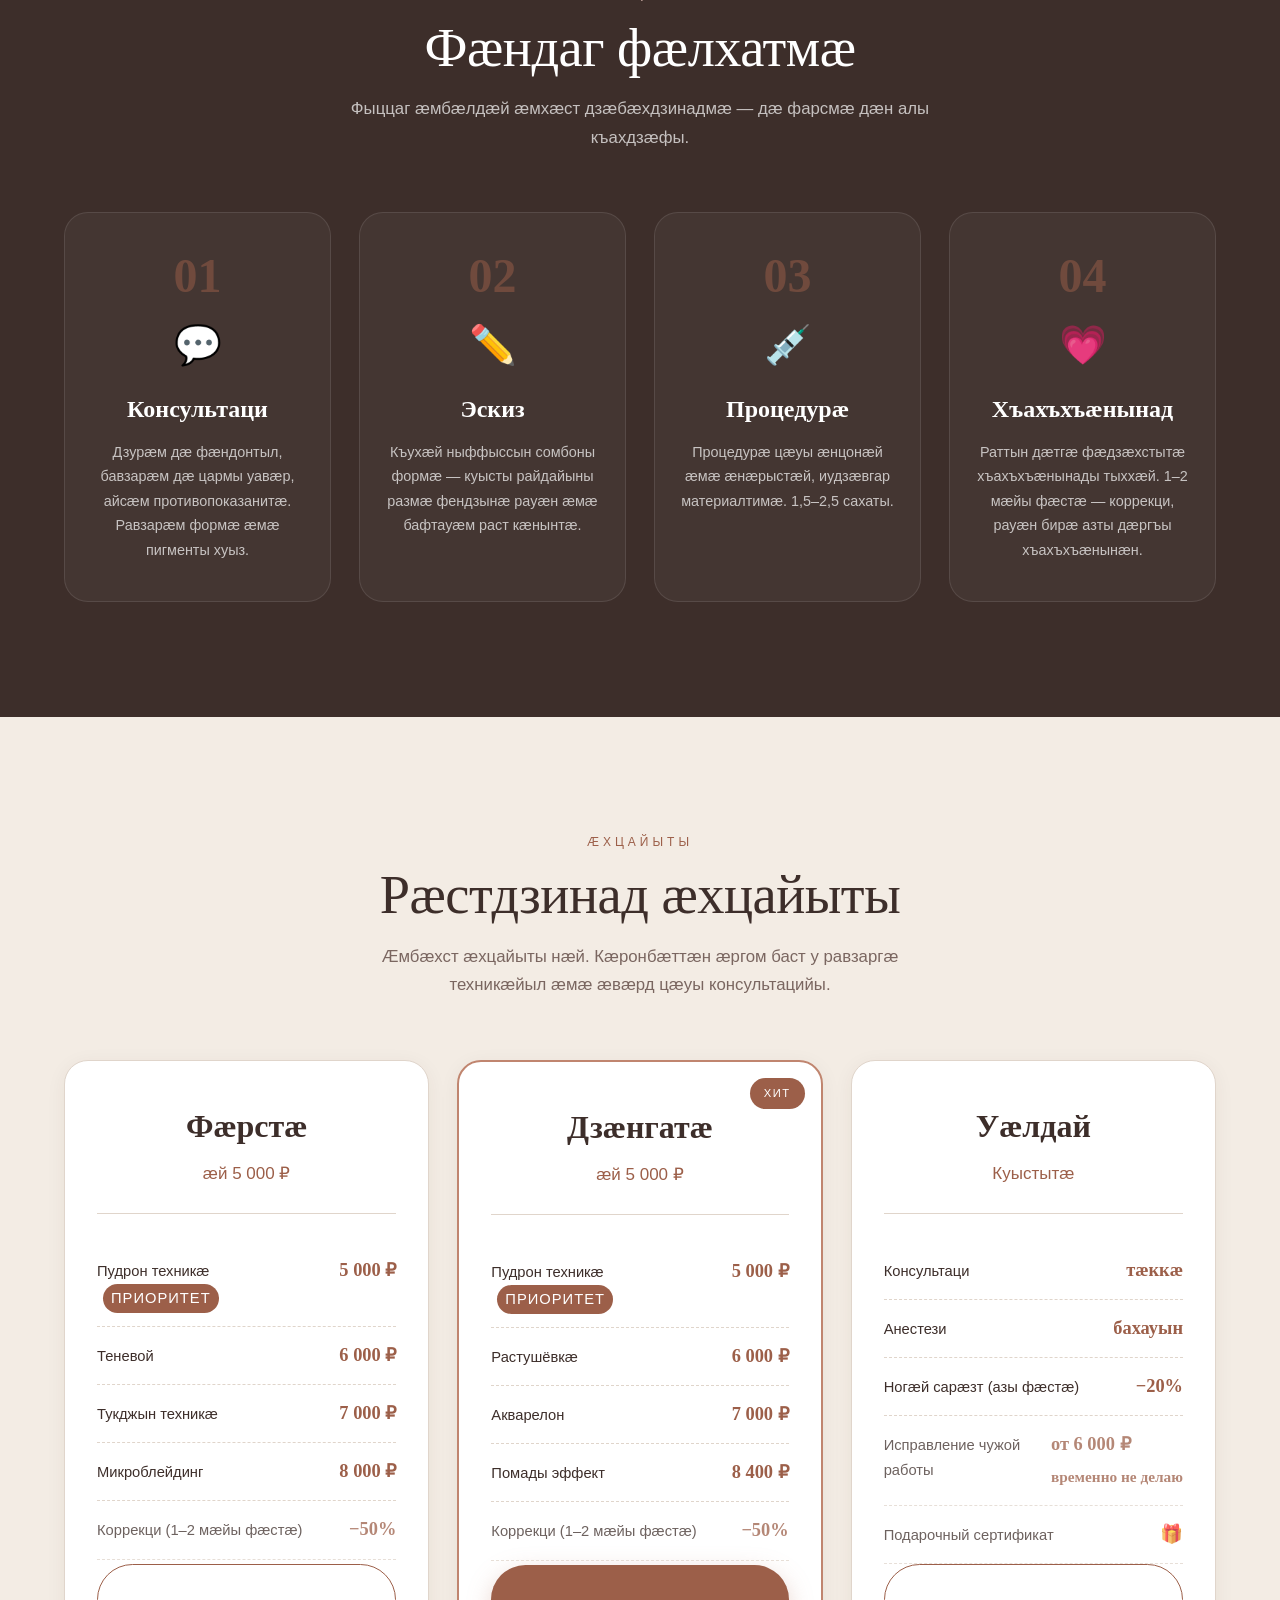
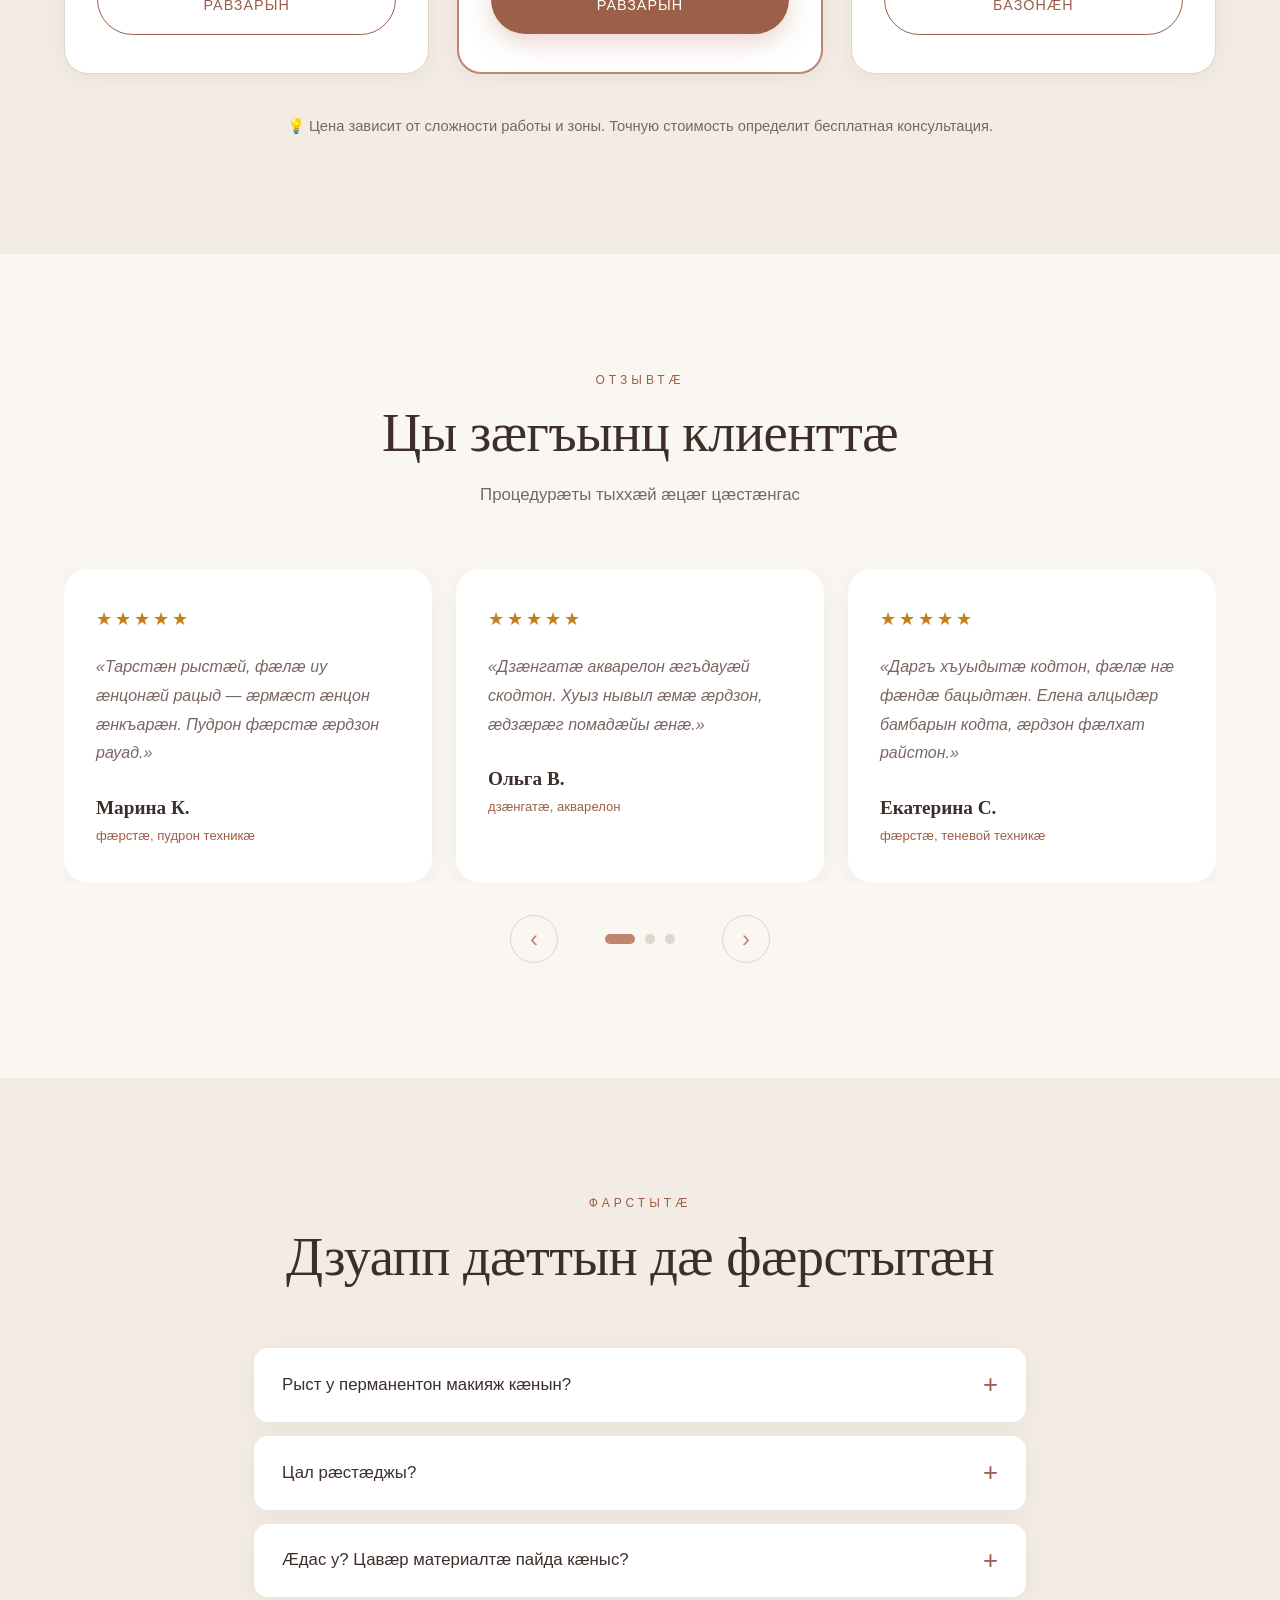
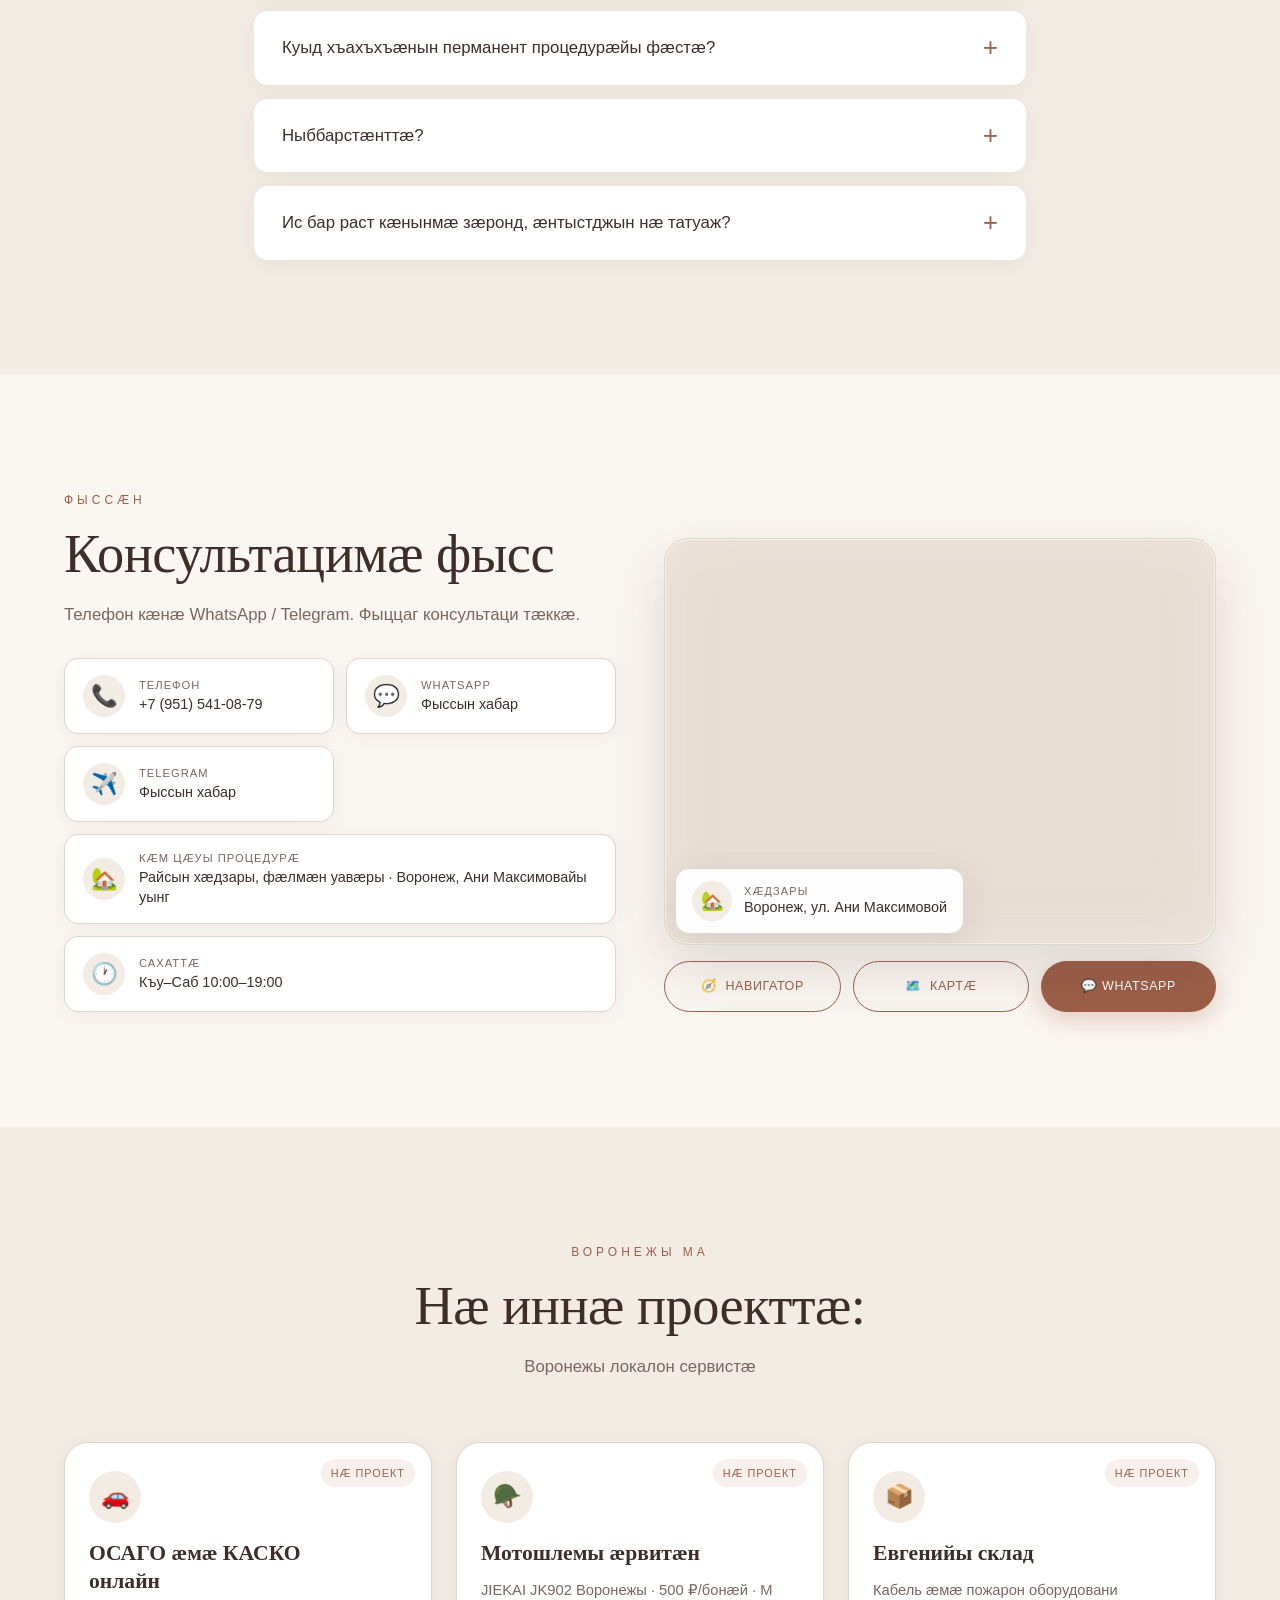
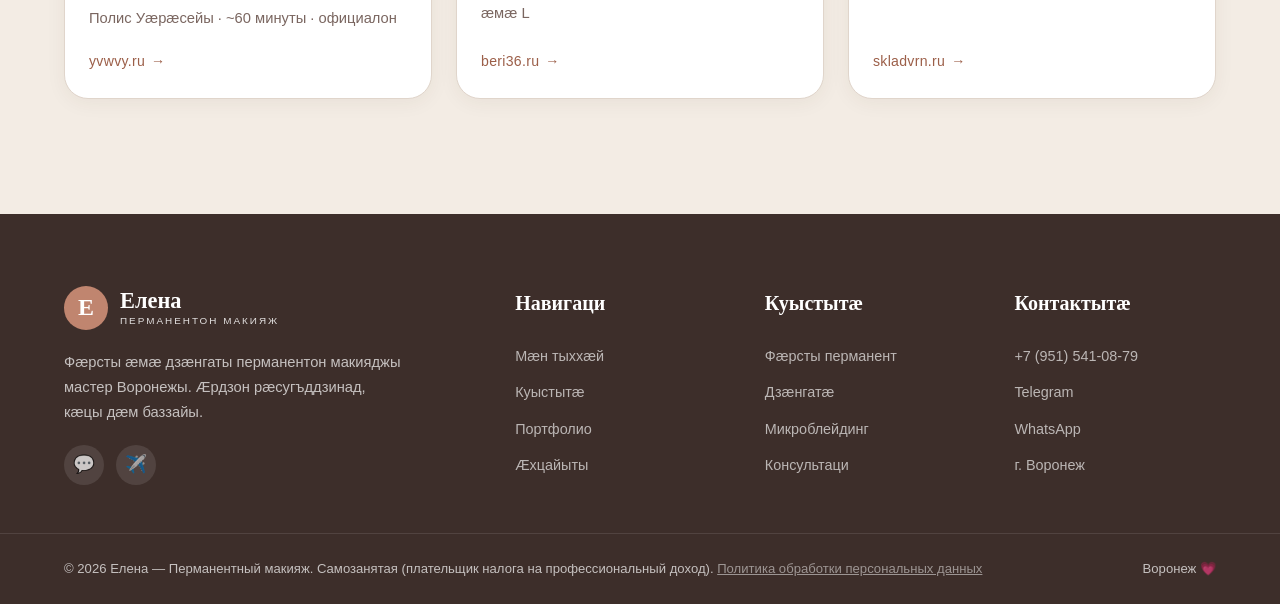
<file: index-os.html>
<!DOCTYPE html>

<html lang="os"><script>document.documentElement.classList.add('js');</script>
<head>
<meta charset="utf-8"/>
<meta http-equiv="Content-Security-Policy" content="default-src 'self'; script-src 'self' 'unsafe-inline' https://mc.yandex.ru https://mc.webvisor.org; style-src 'self' 'unsafe-inline' https://fonts.googleapis.com; font-src 'self' https://fonts.gstatic.com; img-src 'self' data: https://mc.yandex.ru; connect-src 'self' https://mc.yandex.ru wss://mc.yandex.ru wss://mc.yandex.com wss://mc.webvisor.org; frame-src https://yandex.ru https://mc.yandex.ru https://mc.yandex.com; base-uri 'self'; form-action 'self'; object-src 'none'; upgrade-insecure-requests"/>
<meta content="width=device-width, initial-scale=1.0, viewport-fit=cover" name="viewport"/>
<meta content="#3D2E2A" name="theme-color"/>
<meta content="index, follow" name="robots"/>
<meta content="Елена — перманентный макияж, Воронеж" name="author"/>
<meta content="Перманентон макияж фæрстыты æмæ дзæнгатыты Воронежы. Æрдзон фæлхат. Тæккæ консультаци." name="description"/>
<meta content="перманентный макияж Воронеж, татуаж бровей Воронеж, пудровые брови Воронеж, микроблейдинг Воронеж, татуаж губ Воронеж, перманентный макияж губ, акварельные губы, волосковая техника бровей, перманент бровей цена, коррекция перманентного макияжа Воронеж" name="keywords"/>
<meta content="7212f6251177285f" name="yandex-verification"/>
<meta content="kPjtt6Nt6N9rTs43Lpr_PBT9k_g7PgXFMlWb2uV_ee8" name="google-site-verification"/>
<!-- Yandex.Metrika counter -->
<script type="text/javascript">
        (function(m,e,t,r,i,k,a){
            m[i]=m[i]||function(){(m[i].a=m[i].a||[]).push(arguments)};
            m[i].l=1*new Date();
            for (var j = 0; j < document.scripts.length; j++) {if (document.scripts[j].src === r) { return; }}
            k=e.createElement(t),a=e.getElementsByTagName(t)[0],k.async=1,k.src=r,a.parentNode.insertBefore(k,a)
        })(window, document,'script','https://mc.yandex.ru/metrika/tag.js?id=111347939', 'ym');

        ym(111347939, 'init', {
            webvisor: true,
            clickmap: true,
            trackLinks: true,
            accurateTrackBounce: true
        });
    </script>
<!-- /Yandex.Metrika counter -->
<title>Перманентон макияж Воронеж | Елена</title>
<!-- Домен: elenaperm.ru -->
<link href="https://elenaperm.ru/index-os.html" rel="canonical"/><!-- hreflang: у каждого языка теперь своя настоящая статическая страница (не ?lang= на одном URL) — так поисковики видят реальный переведённый контент по каждому адресу, а не зависят от выполнения JS в браузере. x-default ведёт на русскую версию. --><link href="https://elenaperm.ru/" hreflang="ru" rel="alternate"/><link href="https://elenaperm.ru/index-en.html" hreflang="en" rel="alternate"/><link href="https://elenaperm.ru/index-zh.html" hreflang="zh-Hans" rel="alternate"/><link href="https://elenaperm.ru/index-uz.html" hreflang="uz" rel="alternate"/><link href="https://elenaperm.ru/index-ka.html" hreflang="ka" rel="alternate"/><link href="https://elenaperm.ru/index-os.html" hreflang="os" rel="alternate"/><link href="https://elenaperm.ru/index-ky.html" hreflang="ky" rel="alternate"/><link href="https://elenaperm.ru/index-fr.html" hreflang="fr" rel="alternate"/><link href="https://elenaperm.ru/" hreflang="x-default" rel="alternate"/>

<!-- Open Graph / превью ссылок (Telegram, VK и др.) -->
<meta content="website" property="og:type"/>
<meta content="os_RU" property="og:locale"/><meta content="ru_RU" property="og:locale:alternate"/><meta content="en_US" property="og:locale:alternate"/><meta content="zh_CN" property="og:locale:alternate"/><meta content="uz_UZ" property="og:locale:alternate"/><meta content="ka_GE" property="og:locale:alternate"/><meta content="ky_KG" property="og:locale:alternate"/><meta content="fr_FR" property="og:locale:alternate"/>






<meta content="Перманентон макияж Воронеж | Елена" property="og:title"/>
<meta content="Перманентон макияж фæрстыты æмæ дзæнгатыты Воронежы. Æрдзон фæлхат. Тæккæ консультаци." property="og:description"/>
<meta content="https://elenaperm.ru/images/hero-bg-new.jpg" property="og:image"/>
<meta content="1400" property="og:image:width"/>
<meta content="642" property="og:image:height"/>
<meta content="Перманентный макияж бровей и губ в Воронеже — мастер Елена" property="og:image:alt"/>
<meta content="https://elenaperm.ru/index-os.html" property="og:url"/>
<meta content="Елена — Перманентный макияж" property="og:site_name"/>
<!-- twitter: meta-теги убраны (X/Twitter ограничен в РФ) -->
<!-- Favicon -->
<link href="favicon.svg" rel="icon" type="image/svg+xml"/>
<link href="favicon-32.png" rel="icon" sizes="32x32" type="image/png"/>
<link href="apple-touch-icon.png" rel="apple-touch-icon"/>
<!-- Fonts -->
<link href="https://fonts.googleapis.com" rel="preconnect"/>
<link crossorigin="" href="https://fonts.gstatic.com" rel="preconnect"/>
<link href="https://fonts.googleapis.com/css2?family=Cormorant+Garamond:wght@400;500;600;700&amp;family=Jost:wght@300;400;500;600&amp;display=swap" rel="stylesheet"/>
<!-- Styles -->
<!-- Предзагрузка hero-фона: WebP для современных браузеров (~40% легче), JPG сам подтянется как фон в CSS для старых -->
<link as="image" fetchpriority="high" href="images/hero-bg-new.webp" rel="preload" type="image/webp"/>
<link href="css/style.css?v=7" rel="stylesheet"/>
<!-- Структурированные данные для поиска/карт -->
<script type="application/ld+json">
    {
        "@context": "https://schema.org",
        "@type": "BeautySalon",
        "@id": "https://elenaperm.ru/#business",
        "name": "Елена — Перманентный макияж",
        "description": "Перманентный макияж бровей и губ в Воронеже: пудровые брови, микроблейдинг, волосковая техника, акварельные губы и эффект помады. Натуральный результат, гипоаллергенные пигменты, индивидуальный подбор формы и цвета.",
        "image": "https://elenaperm.ru/images/hero-bg-new.jpg",
        "url": "https://elenaperm.ru/index-os.html",
        "telephone": "+79515410879",
        "priceRange": "от 5000 ₽",
        "currenciesAccepted": "RUB",
        "address": {
            "@type": "PostalAddress",
            "streetAddress": "ул. Ани Максимовой",
            "addressLocality": "Воронеж",
            "addressRegion": "Воронежская область",
            "addressCountry": "RU"
        },
        "geo": {
            "@type": "GeoCoordinates",
            "latitude": 51.581948,
            "longitude": 39.323545
        },
        "areaServed": {
            "@type": "City",
            "name": "Воронеж"
        },
        "sameAs": [
            "https://wa.me/79515410879",
            "https://t.me/Annship_Psy_CTR"
        ],
        "openingHoursSpecification": [
            {
                "@type": "OpeningHoursSpecification",
                "dayOfWeek": ["Monday","Tuesday","Wednesday","Thursday","Friday","Saturday"],
                "opens": "10:00",
                "closes": "19:00"
            }
        ],
        "hasOfferCatalog": {
            "@type": "OfferCatalog",
            "name": "Услуги перманентного макияжа",
            "itemListElement": [
                {
                    "@type": "Offer",
                    "itemOffered": { "@type": "Service", "name": "Перманентный макияж бровей (пудровая, теневая, волосковая техника, микроблейдинг)" },
                    "priceCurrency": "RUB",
                    "price": "5000"
                },
                {
                    "@type": "Offer",
                    "itemOffered": { "@type": "Service", "name": "Перманентный макияж губ (контур, растушёвка, акварель, эффект помады)" },
                    "priceCurrency": "RUB",
                    "price": "5000"
                }
            ]
        }
    }
    </script>
</head>
<body>
<!-- Пиксель Яндекс.Метрики для случая без JS — по спецификации HTML5 <noscript><div> не может
         жить внутри <head> (там разрешены только link/style/meta), поэтому перенесено сюда. -->
<noscript><div><img alt="" src="https://mc.yandex.ru/watch/111347939" style="position:absolute; left:-9999px;"/></div></noscript>
<a class="skip-link" href="#hero">Ацæуын мидисмæ</a>
<!-- Оверлей мобильного меню -->
<div aria-hidden="true" class="nav-overlay" id="navOverlay"></div>
<!-- ============ ПЛАВАЮЩИЕ КНОПКИ ============ -->
<div class="floating-buttons">
<a aria-label="WhatsApp" class="float-btn float-whatsapp" href="https://wa.me/79515410879" rel="noopener noreferrer" target="_blank">
<svg fill="currentColor" height="26" viewbox="0 0 24 24" width="26"><path d="M17.472 14.382c-.297-.149-1.758-.867-2.03-.967-.273-.099-.471-.148-.67.15-.197.297-.767.966-.94 1.164-.173.199-.347.223-.644.075-.297-.15-1.255-.463-2.39-1.475-.883-.788-1.48-1.761-1.653-2.059-.173-.297-.018-.458.13-.606.134-.133.298-.347.446-.52.149-.174.198-.298.298-.497.099-.198.05-.371-.025-.52-.075-.149-.669-1.612-.916-2.207-.242-.579-.487-.5-.669-.51-.173-.008-.371-.01-.57-.01-.198 0-.52.074-.792.372-.272.297-1.04 1.016-1.04 2.479 0 1.462 1.065 2.875 1.213 3.074.149.198 2.096 3.2 5.077 4.487.709.306 1.262.489 1.694.625.712.227 1.36.195 1.871.118.571-.085 1.758-.719 2.006-1.413.248-.694.248-1.289.173-1.413-.074-.124-.272-.198-.57-.347m-5.421 7.403h-.004a9.87 9.87 0 01-5.031-1.378l-.361-.214-3.741.982.998-3.648-.235-.374a9.86 9.86 0 01-1.51-5.26c.001-5.45 4.436-9.884 9.888-9.884 2.64 0 5.122 1.03 6.988 2.898a9.825 9.825 0 012.893 6.994c-.003 5.45-4.437 9.884-9.885 9.884m8.413-18.297A11.815 11.815 0 0012.05 0C5.495 0 .16 5.335.157 11.892c0 2.096.547 4.142 1.588 5.945L.057 24l6.305-1.654a11.882 11.882 0 005.683 1.448h.005c6.554 0 11.89-5.335 11.893-11.893a11.821 11.821 0 00-3.48-8.413Z"></path></svg>
</a>
<a aria-label="Telegram" class="float-btn float-telegram" href="https://t.me/Annship_Psy_CTR" rel="noopener noreferrer" target="_blank">
<svg fill="currentColor" height="26" viewbox="0 0 24 24" width="26"><path d="M11.944 0A12 12 0 0 0 0 12a12 12 0 0 0 12 12 12 12 0 0 0 12-12A12 12 0 0 0 12 0a12 12 0 0 0-.056 0zm4.962 7.224c.1-.002.321.023.465.14a.506.506 0 0 1 .171.325c.016.093.036.306.02.472-.18 1.898-.962 6.502-1.36 8.627-.168.9-.499 1.201-.82 1.23-.696.065-1.225-.46-1.9-.902-1.056-.693-1.653-1.124-2.678-1.8-1.185-.78-.417-1.21.258-1.91.177-.184 3.247-2.977 3.307-3.23.007-.032.014-.15-.056-.212s-.174-.041-.249-.024c-.106.024-1.793 1.14-5.061 3.345-.48.33-.913.49-1.302.48-.428-.008-1.252-.241-1.865-.44-.752-.245-1.349-.374-1.297-.789.027-.216.325-.437.893-.663 3.498-1.524 5.83-2.529 6.998-3.014 3.332-1.386 4.025-1.627 4.476-1.635z"></path></svg>
</a>
<a aria-label="Позвонить" class="float-btn float-phone" href="tel:+79515410879">
<svg fill="currentColor" height="24" viewbox="0 0 24 24" width="24"><path d="M6.62 10.79c1.44 2.83 3.76 5.14 6.59 6.59l2.2-2.2c.27-.27.67-.36 1.02-.24 1.12.37 2.33.57 3.57.57.55 0 1 .45 1 1V20c0 .55-.45 1-1 1-9.39 0-17-7.61-17-17 0-.55.45-1 1-1h3.5c.55 0 1 .45 1 1 0 1.25.2 2.45.57 3.57.11.35.03.74-.25 1.02l-2.2 2.2z"></path></svg>
</a>
<button aria-label="Музыка" aria-pressed="false" class="float-btn float-music" id="musicToggle" type="button">
<svg fill="currentColor" height="24" viewbox="0 0 24 24" width="24"><path d="M3 9v6h4l5 5V4L7 9H3z"/><path d="M16 8a5 5 0 0 1 0 8" fill="none" stroke="currentColor" stroke-width="2" stroke-linecap="round"/><path d="M18.5 5.5a9 9 0 0 1 0 13" fill="none" stroke="currentColor" stroke-width="2" stroke-linecap="round"/></svg>
</button>
</div>
<!-- ============ НАВИГАЦИЯ ============ -->
<header class="navbar" id="navbar">
<div class="container nav-container">
<a class="logo" href="#hero">
<span class="logo-mark">Е</span>
<span class="logo-text">Елена<small>перманентон макияж</small></span>
</a>
<nav class="nav-menu" id="navMenu">
<a class="nav-link" href="#about">Мæн тыххæй</a>
<a class="nav-link" href="#services">Куыстытæ</a>
<a class="nav-link" href="#portfolio">Портфолио</a>
<a class="nav-link nav-link-gradient" href="#process">Процесс</a>
<a class="nav-link nav-link-gradient" href="#pricing">Æхцайыты</a>
<a class="nav-link nav-link-gradient" href="#reviews">Отзывтæ</a>
<a class="nav-link nav-link-gradient" href="#faq">Фарстытæ</a>
<a class="nav-link nav-cta" href="#booking">Фыссæн</a>
</nav>
<div aria-label="Language" class="lang-dropdown lang-dropdown-static" id="langSwitcher"><button aria-expanded="false" aria-haspopup="listbox" aria-label="Language" class="lang-toggle" id="langToggle" type="button"><span class="lang-current" id="langCurrent">OS</span><span aria-hidden="true" class="lang-chevron">▾</span></button><div aria-label="Language" class="lang-menu" id="langMenu" role="listbox"><a aria-selected="false" class="lang-option" href="index.html" role="option"><span class="lang-option-code">RU</span><span class="lang-option-name">Русский</span></a><a aria-selected="false" class="lang-option" href="index-en.html" role="option"><span class="lang-option-code">EN</span><span class="lang-option-name">English</span></a><a aria-selected="false" class="lang-option" href="index-zh.html" role="option"><span class="lang-option-code">中文</span><span class="lang-option-name">中文</span></a><a aria-selected="false" class="lang-option" href="index-uz.html" role="option"><span class="lang-option-code">UZ</span><span class="lang-option-name">O'zbekcha</span></a><a aria-selected="false" class="lang-option" href="index-ka.html" role="option"><span class="lang-option-code">KA</span><span class="lang-option-name">ქართული</span></a><span aria-selected="true" class="lang-option active" role="option"><span class="lang-option-code">OS</span><span class="lang-option-name">Ирон</span></span><a aria-selected="false" class="lang-option" href="index-ky.html" role="option"><span class="lang-option-code">KY</span><span class="lang-option-name">Кыргызча</span></a><a aria-selected="false" class="lang-option" href="index-fr.html" role="option"><span class="lang-option-code">FR</span><span class="lang-option-name">Français</span></a></div></div>
<button aria-label="Меню" class="burger" id="burger" type="button">
<span></span><span></span><span></span>
</button>
</div>
</header>
<!-- ============ HERO ============ -->
<section class="hero" id="hero">
<div class="hero-overlay"></div>
<div class="container hero-content">
<p class="hero-tagline reveal">✦ Воронеж</p>
<h1 class="hero-title reveal">Æрдзон рæсугъд,<br/><em>кæцы дæм баззайы</em></h1>
<p class="hero-subtitle reveal">Перманентон макияж фæрстыты æмæ дзæнгатыты. Æрдзон фæлхат.</p>
<div class="hero-cta reveal">
<div class="hero-buttons">
<a class="btn btn-primary" href="#booking">Фыссын процедурæмæ</a>
<a aria-label="Прокрутить вниз" class="hero-scroll" href="#about">
<span></span>
</a>
<a class="btn btn-ghost" href="#portfolio">Куыстытæ</a>
</div>
</div>
</div>
</section>
<!-- ============ О ЕЛЕНЕ ============ -->
<section class="section about" id="about">
<div class="container about-grid">
<div class="about-image reveal">
<picture><source srcset="images/about-elena.webp" type="image/webp"/><img alt="Елена — перманентон макияджы мастер Воронежы" height="1067" loading="lazy" src="images/about-elena.jpg" width="800"/></picture>
<div class="about-badge">
<span class="badge-num">Сертификатон</span>
<span class="badge-text">гипоаллергеннæ пигменттæ</span>
</div>
</div>
<div class="about-text reveal">
<p class="eyebrow">мæн тыххæй</p>
<h2 class="section-title">Байрай, æз Елена</h2>
<p>Перманентон макияджы мастер Воронежæй. Ног мастер дæн æмæ сылгоймæгты æххуыс кæнын алы райсом рæсугъдæй райхъал уæвынæн — макияжы алы бонон куысты æнæ.</p>
<p>Мæ философи æнцон у: <strong>хуыздæр куыст — уый, кæцы нæ зыны</strong>. Нæ кæнын бæрзонд «тату цæсгомыл». Дæ æрдзон нывæн ныффыссын нывæфтыд æмæ фæлмæн, цæмæй адæм дæумæ фенæг куы уой, уæд бамбарой, зæгъгæ, дæ бон ныффыстæй хуыздæр у.</p>
<p>Кæнын æрмæст сертификатон гипоаллергеннæ пигменттæй, иудзæвгар материалтæй æмæ нырыккон оборудованиейæ. Алы клиенты æдасдзинад æмæ рæвдыд у мæ сæйраг хъуыддаг.</p>
<div class="about-stats">
<div class="stat">
<span class="stat-num stat-text">Индивидуалон</span>
<span class="stat-label">алкæмæ дæр йæхи мадзал</span>
</div>
<div class="stat">
<span class="stat-num stat-text">Сертификатон</span>
<span class="stat-label">материалтæ</span>
</div>
<div class="stat">
<span class="stat-num stat-text">Разы</span>
<span class="stat-label">клиенттæ</span>
</div>
</div>
</div>
</div>
</section>
<!-- ============ УСЛУГИ ============ -->
<section class="section services" id="services">
<div class="container">
<div class="section-head reveal">
<p class="eyebrow">куыстытæ</p>
<h2 class="section-title">Цы дын кæнын</h2>
<p class="section-sub">Мæ куысты дыууæ сæйраг зонæйы — фæрстæ æмæ дзæнгатæ. Алкæмæ дæр — цалдæр техникæйы, дæ цармы хуызмæ гæсгæ.</p>
</div>
<div class="services-grid">
<!-- БРОВИ -->
<article class="service-card reveal">
<div class="service-img">
<picture><source srcset="images/service-brows.webp" type="image/webp"/><img alt="Фæрстыты перманентон макияж Воронежы — пудрон æмæ тукджын техникæ" height="733" loading="lazy" src="images/service-brows.jpg" width="1100"/></picture>
</div>
<div class="service-body">
<h3>Фæрстæ</h3>
<p class="service-desc">Тыхджын, графикон кæнæ æппæты æрдзондæр — равзардзыстæм идеалон формæ дæ цæсгомы нывмæ гæсгæ.</p>
<ul class="service-list">
<li>Пудрон техникæ — фæлмæн растушёвкæ, ныффыстæ æрчъиты эффект</li>
<li>Теневой техникæ — æмбæлон байдзаг, æрдзон вид</li>
<li>Тукджын техникæ — иууыл тукты ныффыст</li>
<li>Микроблейдинг — æппæты нæздæр хатъдтæ, æппæты реалистикондæр</li>
</ul>
<div class="service-from"><span>æй</span> <strong>5 000 ₽</strong></div>
<a class="btn btn-outline" href="#booking">Фыссæн</a>
</div>
</article>
<!-- ГУБЫ -->
<article class="service-card reveal">
<div class="service-img">
<picture><source srcset="images/service-lips.webp" type="image/webp"/><img alt="Дзæнгатыты перманентон макияж Воронежы — акварелон техникæ" height="798" loading="lazy" src="images/service-lips.jpg" width="1077"/></picture>
</div>
<div class="service-body">
<h3>Дзæнгатæ</h3>
<p class="service-desc">Цырен хуыз, визуалон æмбарынад æмæ асимметрийы раст кæнын — æнæ помадæ алы мæймæ ногæй ссарынæй.</p>
<ul class="service-list">
<li>Дзæнгаты контур — раст рæнхъ, формæйы раст кæнын</li>
<li>Растушёвкæ — контурæй астæумæ фæлмæн ахизæн</li>
<li>Помады эффект — хуызæй æнæхъæн æмæ тыхджын байдзаг</li>
<li>Акварелон техникæ — æрдæг-рухс, фæлмæн æнгас</li>
</ul>
<div class="service-from"><span>æй</span> <strong>5 000 ₽</strong></div>
<a class="btn btn-outline" href="#booking">Фыссæн</a>
</div>
</article>
</div>
</div>
</section>
<!-- ============ ГАЛЕРЕЯ РАБОТ ============ -->
<section class="section portfolio" id="portfolio">
<div class="container">
<div class="section-head reveal">
<p class="eyebrow">портфолио</p>
<h2 class="section-title">Куыстыты галерей</h2>
<p class="section-sub">Куыстытæ æндæр-æндæр техникæты</p>
</div>
<div class="portfolio-grid">
<div class="portfolio-item reveal"><picture><source srcset="images/g1.webp" type="image/webp"/><img alt="Пудрон фæрстæ — Еленайы куыст" height="1000" loading="lazy" src="images/g1.jpg" width="1000"/></picture></div>
<div class="portfolio-item reveal"><picture><source srcset="images/g2.webp" type="image/webp"/><img alt="Фæрстыты перманентон макияж — æрдзон фæлхат" height="1000" loading="lazy" src="images/g2.jpg" width="1000"/></picture></div>
<div class="portfolio-item reveal"><picture><source srcset="images/g3.webp" type="image/webp"/><img alt="Акварелон дзæнгатæ — перманентон макияж Воронежы" height="1000" loading="lazy" src="images/g3.jpg" width="1000"/></picture></div>
<div class="portfolio-item reveal"><picture><source srcset="images/g4.webp" type="image/webp"/><img alt="Фæрстæ æмæ дзæнгатæ — размæ æмæ фæстæ" height="1000" loading="lazy" src="images/g4.jpg" width="1000"/></picture></div>
<div class="portfolio-item reveal"><picture><source srcset="images/g5.webp" type="image/webp"/><img alt="Микроблейдинг фæрстæ — Еленайы куыст" height="1000" loading="lazy" src="images/g5.jpg" width="1000"/></picture></div>
<div class="portfolio-item reveal"><picture><source srcset="images/g6.webp" type="image/webp"/><img alt="Теневой техникæйы фæрстæ" height="1000" loading="lazy" src="images/g6.jpg" width="1000"/></picture></div>
<div class="portfolio-item reveal"><picture><source srcset="images/g7.webp" type="image/webp"/><img alt="Тукджын техникæйы фæрстæ Воронежы" height="1000" loading="lazy" src="images/g7.jpg" width="1000"/></picture></div>
<div class="portfolio-item reveal"><picture><source srcset="images/g8.webp" type="image/webp"/><img alt="Дзæнгатыты перманент — помады эффект" height="1000" loading="lazy" src="images/g8.jpg" width="1000"/></picture></div>
<div class="portfolio-item reveal"><picture><source srcset="images/g9.webp" type="image/webp"/><img alt="Æрдзон перманентон макияж фæрстытæн æмæ дзæнгатытæн" height="1000" loading="lazy" src="images/g9.jpg" width="1000"/></picture></div>
</div>
</div>
</section>
<!-- ============ ПРОЦЕСС ============ -->
<section class="section process" id="process">
<div class="container">
<div class="section-head reveal">
<p class="eyebrow">процесс</p>
<h2 class="section-title">Фæндаг фæлхатмæ</h2>
<p class="section-sub">Фыццаг æмбæлдæй æмхæст дзæбæхдзинадмæ — дæ фарсмæ дæн алы къахдзæфы.</p>
</div>
<div class="process-timeline">
<div class="process-step reveal">
<div class="step-num">01</div>
<div class="step-icon">💬</div>
<h3>Консультаци</h3>
<p>Дзурæм дæ фæндонтыл, бавзарæм дæ цармы уавæр, айсæм противопоказанитæ. Равзарæм формæ æмæ пигменты хуыз.</p>
</div>
<div class="process-step reveal">
<div class="step-num">02</div>
<div class="step-icon">✏️</div>
<h3>Эскиз</h3>
<p>Къухæй ныффыссын сомбоны формæ — куысты райдайыны размæ фендзынæ рауæн æмæ бафтауæм раст кæнынтæ.</p>
</div>
<div class="process-step reveal">
<div class="step-num">03</div>
<div class="step-icon">💉</div>
<h3>Процедурæ</h3>
<p>Процедурæ цæуы æнцонæй æмæ æнæрыстæй, иудзæвгар материалтимæ. 1,5–2,5 сахаты.</p>
</div>
<div class="process-step reveal">
<div class="step-num">04</div>
<div class="step-icon">💗</div>
<h3>Хъахъхъæнынад</h3>
<p>Раттын дæтгæ фæдзæхстытæ хъахъхъæнынады тыххæй. 1–2 мæйы фæстæ — коррекци, рауæн бирæ азты дæргъы хъахъхъæнынæн.</p>
</div>
</div>
</div>
</section>
<!-- ============ ЦЕНЫ ============ -->
<section class="section pricing" id="pricing">
<div class="container">
<div class="section-head reveal">
<p class="eyebrow">æхцайыты</p>
<h2 class="section-title">Рæстдзинад æхцайыты</h2>
<p class="section-sub">Æмбæхст æхцайыты нæй. Кæронбæттæн æргом баст у равзаргæ техникæйыл æмæ æвæрд цæуы консультацийы.</p>
</div>
<div class="pricing-grid">
<!-- БРОВИ -->
<div class="price-card reveal">
<div class="price-head">
<h3>Фæрстæ</h3>
<p><span>æй</span> 5 000 ₽</p>
</div>
<ul class="price-list">
<li><span>Пудрон техникæ <span class="price-priority">приоритет</span></span><strong>5 000 ₽</strong></li>
<li><span>Теневой</span><strong>6 000 ₽</strong></li>
<li><span>Тукджын техникæ</span><strong>7 000 ₽</strong></li>
<li><span>Микроблейдинг</span><strong>8 000 ₽</strong></li>
<li class="price-note"><span>Коррекци (1–2 мæйы фæстæ)</span><strong>−50%</strong></li>
</ul>
<a class="btn btn-outline btn-block" href="#booking">Равзарын</a>
</div>
<!-- ГУБЫ -->
<div class="price-card price-featured reveal">
<div class="price-badge">Хит</div>
<div class="price-head">
<h3>Дзæнгатæ</h3>
<p><span>æй</span> 5 000 ₽</p>
</div>
<ul class="price-list">
<li><span>Пудрон техникæ <span class="price-priority">приоритет</span></span><strong>5 000 ₽</strong></li>
<li><span>Растушёвкæ</span><strong>6 000 ₽</strong></li>
<li><span>Акварелон</span><strong>7 000 ₽</strong></li>
<li><span>Помады эффект</span><strong>8 400 ₽</strong></li>
<li class="price-note"><span>Коррекци (1–2 мæйы фæстæ)</span><strong>−50%</strong></li>
</ul>
<a class="btn btn-primary btn-block" href="#booking">Равзарын</a>
</div>
<!-- ДОПОЛНИТЕЛЬНО -->
<div class="price-card reveal">
<div class="price-head">
<h3>Уæлдай</h3>
<p>Куыстытæ</p>
</div>
<ul class="price-list">
<li><span>Консультаци</span><strong>тæккæ</strong></li>
<li><span>Анестези</span><strong>бахауын</strong></li>
<li><span>Ногæй сарæзт (азы фæстæ)</span><strong>−20%</strong></li>
<li class="price-note"><span>Исправление чужой работы</span><strong>от 6 000 ₽<br/><small>временно не делаю</small></strong></li>
<li class="price-note"><span>Подарочный сертификат</span><strong>🎁</strong></li>
</ul>
<a class="btn btn-outline btn-block" href="#booking">Базонæн</a>
</div>
</div>
<p class="pricing-foot reveal">💡 Цена зависит от сложности работы и зоны. Точную стоимость определит бесплатная консультация.</p>
</div>
</section>
<!-- ============ ОТЗЫВЫ ============ -->
<section class="section reviews" id="reviews">
<div class="container">
<div class="section-head reveal">
<p class="eyebrow">отзывтæ</p>
<h2 class="section-title">Цы зæгъынц клиенттæ</h2>
<p class="section-sub">Процедурæты тыххæй æцæг цæстæнгас</p>
</div>
<div class="reviews-viewport">
<div class="reviews-track" id="reviewsTrack">
<div class="review-card">
<div class="stars">★★★★★</div>
<p>«Тарстæн рыстæй, фæлæ иу æнцонæй рацыд — æрмæст æнцон æнкъарæн. Пудрон фæрстæ æрдзон рауад.»</p>
<div class="review-author"><strong>Марина К.</strong><span>фæрстæ, пудрон техникæ</span></div>
</div>
<div class="review-card">
<div class="stars">★★★★★</div>
<p>«Дзæнгатæ акварелон æгъдауæй скодтон. Хуыз нывыл æмæ æрдзон, æдзæрæг помадæйы æнæ.»</p>
<div class="review-author"><strong>Ольга В.</strong><span>дзæнгатæ, акварелон</span></div>
</div>
<div class="review-card">
<div class="stars">★★★★★</div>
<p>«Даргъ хъуыдытæ кодтон, фæлæ нæ фæндæ бацыдтæн. Елена алцыдæр бамбарын кодта, æрдзон фæлхат райстон.»</p>
<div class="review-author"><strong>Екатерина С.</strong><span>фæрстæ, теневой техникæ</span></div>
</div>
<div class="review-card">
<div class="stars">★★★★★</div>
<p>«Фæрстæ æмæ дзæнгатæ иумæ равзæрстон. Райсомæй мачи хъæуы ныффыссын.»</p>
<div class="review-author"><strong>Анна Л.</strong><span>фæрстæ + дзæнгатæ</span></div>
</div>
<div class="review-card">
<div class="stars">★★★★★</div>
<p>«Микроблейдинг равзæрстон — æрдзон æмæ хынцгæ æвзонг рауад.»</p>
<div class="review-author"><strong>Дарья М.</strong><span>микроблейдинг</span></div>
</div>
</div>
</div>
<div class="reviews-nav">
<button aria-label="Предыдущий" class="review-btn" id="reviewPrev" type="button">‹</button>
<div class="reviews-dots" id="reviewDots"></div>
<button aria-label="Следующий" class="review-btn" id="reviewNext" type="button">›</button>
</div>
</div>
</section>
<!-- ============ FAQ ============ -->
<section class="section faq" id="faq">
<div class="container faq-container">
<div class="section-head reveal">
<p class="eyebrow">фарстытæ</p>
<h2 class="section-title">Дзуапп дæттын дæ фæрстытæн</h2>
</div>
<div class="faq-list">
<div class="faq-item reveal">
<button class="faq-question" type="button">
<span>Рыст у перманентон макияж кæнын?</span>
<span class="faq-icon">+</span>
</button>
<div class="faq-answer">
<p>Нæ, процедурæ цæуы æнцонæй — æрмæст фæлмæн æввахс базонын, æндæр ницы. Клиентты фылдæр релаксаци кæнынц æмæ хуыссæг дæр сæ ахсы сеансы рæстæг.</p>
</div>
</div>
<div class="faq-item reveal">
<button class="faq-question" type="button">
<span>Цал рæстæджы?</span>
<span class="faq-icon">+</span>
</button>
<div class="faq-answer">
<p>Æртæккаг азæй иу азмæ, цармы хуызмæ, техникæмæ æмæ хъахъхъæнынадмæ гæсгæ. Ниллæг цармыл пигмент тагъддæр аирвæзы, хус цармыл — бирæдæр хæцы. Рауæн бафидар кæнынæн уынаффæ у — иу коррекци 1–2 мæйы фæстæ.</p>
</div>
</div>
<div class="faq-item reveal">
<button class="faq-question" type="button">
<span>Æдас у? Цавæр материалтæ пайда кæныс?</span>
<span class="faq-icon">+</span>
</button>
<div class="faq-answer">
<p>О, хынцын æдасдзинады æппæт нормæтæ. Кусын æрмæст иудзæвгар стерилон материалтимæ, кæцытæ дæ раз байгом кæнын. Пигменттæ — сертификатон, гипоаллергеннæ. Æппæт оборудование санитарон нормæтæм гæсгæ архайд у.</p>
</div>
</div>
<div class="faq-item reveal">
<button class="faq-question" type="button">
<span>Куыд хъахъхъæнын перманент процедурæйы фæстæ?</span>
<span class="faq-icon">+</span>
</button>
<div class="faq-answer">
<p>Раттын дæтгæ фæдзæхст æмæ сæрмагонд крем. Сæйрагдæр: фыццаг 5–7 боны ма батай донæй, ма фæхсæр, ма ацу баняйы, бассейнмæ æмæ солярийы, ма сæвæр декоративон косметикæ уыцы зонæйыл. Æмхæст дзæбæхдзинад — 2–4 къуыри.</p>
</div>
</div>
<div class="faq-item reveal">
<button class="faq-question" type="button">
<span>Ныббарстæнттæ?</span>
<span class="faq-icon">+</span>
</button>
<div class="faq-answer">
<p>О: сидзæрдзинад æмæ лактаци, тыхджын тæвдгæнæнтæ, тыхджын хроникон низтæ уæвгæ рæстæджы, келоидон нывæн тырнынад, чысыл дæрæг медикаменттæ. Æнæмаст консультацийы алцыдæр иумæ бадзырддзыстæм.</p>
</div>
</div>
<div class="faq-item reveal">
<button class="faq-question" type="button">
<span>Ис бар раст кæнынмæ зæронд, æнтыстджын нæ татуаж?</span>
<span class="faq-icon">+</span>
</button>
<div class="faq-answer">
<p>Нырма нæ райсын æндæрты куысты раст кæнынмæ æмæ æрбайсынмæ — уый домы уæхст фæлтæрддзинад æмæ фæлмæн бавзарынад. Куыддæр райдайон ахæм хабæрттæ райсын, уæд ацы хабар ногæй фыссын. Кæд дызæрдыг кæныс, уæд æрцу æнæмаст консультацимæ, æцæгæлон бавзардзынæн уавæр.</p>
</div>
</div>
</div>
</div>
</section>
<!-- ============ ЗАПИСЬ / КОНТАКТЫ ============ -->
<!-- Формы заявки здесь намеренно нет: заявки принимаются напрямую по телефону/WhatsApp/Telegram -->
<section class="section booking" id="booking">
<div class="container booking-grid">
<div class="booking-info reveal">
<p class="eyebrow">фыссæн</p>
<h2 class="section-title">Консультацимæ фысс</h2>
<p class="booking-lead">Телефон кæнæ WhatsApp / Telegram. Фыццаг консультаци тæккæ.</p>
<div class="contact-cards">
<a class="contact-card" href="tel:+79515410879">
<span class="contact-icon">📞</span>
<div><small>Телефон</small><strong>+7 (951) 541-08-79</strong></div>
</a>
<a class="contact-card" href="https://wa.me/79515410879" rel="noopener noreferrer" target="_blank">
<span class="contact-icon">💬</span>
<div><small>WhatsApp</small><strong>Фыссын хабар</strong></div>
</a>
<a class="contact-card" href="https://t.me/Annship_Psy_CTR" rel="noopener noreferrer" target="_blank">
<span class="contact-icon">✈️</span>
<div><small>Telegram</small><strong>Фыссын хабар</strong></div>
</a>
<div class="contact-card contact-card--wide">
<span class="contact-icon">🏡</span>
<div><small>Кæм цæуы процедурæ</small><strong>Райсын хæдзары, фæлмæн уавæры · Воронеж, Ани Максимовайы уынг</strong></div>
</div>
<div class="contact-card contact-card--wide">
<span class="contact-icon">🕐</span>
<div><small>Сахаттæ</small><strong>Къу–Саб 10:00–19:00</strong></div>
</div>
</div>
</div>
<div class="booking-map-wrap reveal">
<div class="booking-map-card">
<iframe class="booking-map-frame" loading="lazy" src="https://yandex.ru/map-widget/v1/?ll=39.323545%2C51.581948&amp;z=15&amp;l=map&amp;pt=39.323545,51.581948,pm2rdm" title="Карта — улица Ани Максимовой, Воронеж"></iframe>
<div class="booking-map-badge">
<span aria-hidden="true" class="booking-map-badge-icon">🏡</span>
<div>
<small>Хæдзары</small>
<strong>Воронеж, ул. Ани Максимовой</strong>
</div>
</div>
</div>
<div class="booking-map-actions">
<a class="btn btn-outline btn-map" href="https://yandex.ru/maps/?rtext=~51.581948,39.323545&amp;rtt=auto" rel="noopener noreferrer" target="_blank">🧭 <span>Навигатор</span></a>
<a class="btn btn-outline btn-map" href="https://yandex.ru/maps/?ll=39.323545%2C51.581948&amp;z=15&amp;text=Воронеж%2C%20улица%20Ани%20Максимовой" rel="noopener noreferrer" target="_blank">🗺️ <span>Картæ</span></a>
<a class="btn btn-primary btn-map" href="https://wa.me/79515410879" rel="noopener noreferrer" target="_blank">💬 WhatsApp</a>
</div>
</div>
</div>
</section>
<!-- ============ ЕЩЁ В ВОРОНЕЖЕ ============ -->
<section class="section projects" id="projects">
<div class="container">
<div class="section-head reveal">
<p class="eyebrow">Воронежы ма</p>
<h2 class="section-title">Нæ иннæ проекттæ:</h2>
<p class="section-sub">Воронежы локалон сервистæ</p>
</div>
<div class="projects-grid" data-nosnippet>
<a class="project-card reveal" href="https://yvwvy.ru/" rel="sponsored nofollow noopener noreferrer" target="_blank">
<span class="project-badge">Нæ проект</span>
<span aria-hidden="true" class="project-icon">🚗</span>
<h3 class="project-title">ОСАГО æмæ КАСКО онлайн</h3>
<p class="project-desc">Полис Уæрæсейы · ~60 минуты · официалон</p>
<span class="project-link">yvwvy.ru <span aria-hidden="true">→</span></span>
</a>
<a class="project-card reveal" href="https://beri36.ru/" rel="sponsored nofollow noopener noreferrer" target="_blank">
<span class="project-badge">Нæ проект</span>
<span aria-hidden="true" class="project-icon">🪖</span>
<h3 class="project-title">Мотошлемы æрвитæн</h3>
<p class="project-desc">JIEKAI JK902 Воронежы · 500 ₽/бонæй · M æмæ L</p>
<span class="project-link">beri36.ru <span aria-hidden="true">→</span></span>
</a>
<a class="project-card reveal" href="https://skladvrn.ru/" rel="sponsored nofollow noopener noreferrer" target="_blank">
<span class="project-badge">Нæ проект</span>
<span aria-hidden="true" class="project-icon">📦</span>
<h3 class="project-title">Евгенийы склад</h3>
<p class="project-desc">Кабель æмæ пожарон оборудовани</p>
<span class="project-link">skladvrn.ru <span aria-hidden="true">→</span></span>
</a>
</div>
</div>
</section>
<!-- ============ FOOTER ============ -->
<footer class="footer">
<div class="container footer-grid">
<div class="footer-brand">
<a class="logo logo-footer" href="#hero">
<span class="logo-mark">Е</span>
<span class="logo-text">Елена<small>перманентон макияж</small></span>
</a>
<p>Фæрсты æмæ дзæнгаты перманентон макияджы мастер Воронежы. Æрдзон рæсугъддзинад, кæцы дæм баззайы.</p>
<div class="footer-social">
<a aria-label="WhatsApp" href="https://wa.me/79515410879" rel="noopener noreferrer" target="_blank">💬</a>
<a aria-label="Telegram" href="https://t.me/Annship_Psy_CTR" rel="noopener noreferrer" target="_blank">✈️</a>
</div>
</div>
<div class="footer-col">
<h4>Навигаци</h4>
<a href="#about">Мæн тыххæй</a>
<a href="#services">Куыстытæ</a>
<a href="#portfolio">Портфолио</a>
<a href="#pricing">Æхцайыты</a>
</div>
<div class="footer-col">
<h4>Куыстытæ</h4>
<a href="#services">Фæрсты перманент</a>
<a href="#services">Дзæнгатæ</a>
<a href="#services">Микроблейдинг</a>
<a href="#services">Консультаци</a>
</div>
<div class="footer-col">
<h4>Контактытæ</h4>
<a href="tel:+79515410879">+7 (951) 541-08-79</a>
<a href="https://t.me/Annship_Psy_CTR" rel="noopener noreferrer" target="_blank">Telegram</a>
<a href="https://wa.me/79515410879" rel="noopener noreferrer" target="_blank">WhatsApp</a>
<span>г. Воронеж</span>
</div>
</div>
<div class="footer-bottom">
<div class="container">
<p>© <span id="year">2026</span> Елена — Перманентный макияж. Самозанятая (плательщик налога на профессиональный доход). <a href="privacy-policy.html" style="color:inherit;text-decoration:underline;opacity:0.7;">Политика обработки персональных данных</a></p>
<p><span>Воронеж 💗</span></p>
</div>
</div>
</footer>
<!-- ============ ВСПЛЫВАЮЩЕЕ УВЕДОМЛЕНИЕ (БАННЕР) ============
         Текст и вкл/выкл меняются ТОЛЬКО в js/script.js
         (блок ANNOUNCEMENT_CONFIG в самом начале файла).
         Этот HTML — только разметка, не трогайте его. -->
<div aria-labelledby="announcementTitle" aria-modal="true" class="announcement-overlay" id="announcementOverlay" role="dialog">
<div class="announcement-modal" id="announcementModal">
<button aria-label="Закрыть уведомление" class="announcement-close" id="announcementClose" type="button">✕</button>
<div class="announcement-icon" id="announcementIcon">🌴</div>
<h3 class="announcement-title" id="announcementTitle">Отпуск</h3>
<p class="announcement-text" id="announcementText">До 12 сентября. Запись на новые процедуры — после возвращения.</p>
</div>
</div>


<audio id="bgMusic" loop preload="none" src="audio/background-music.mp3"></audio>
<script src="js/script.js?v=5"></script>
</body>
</html>
</file>
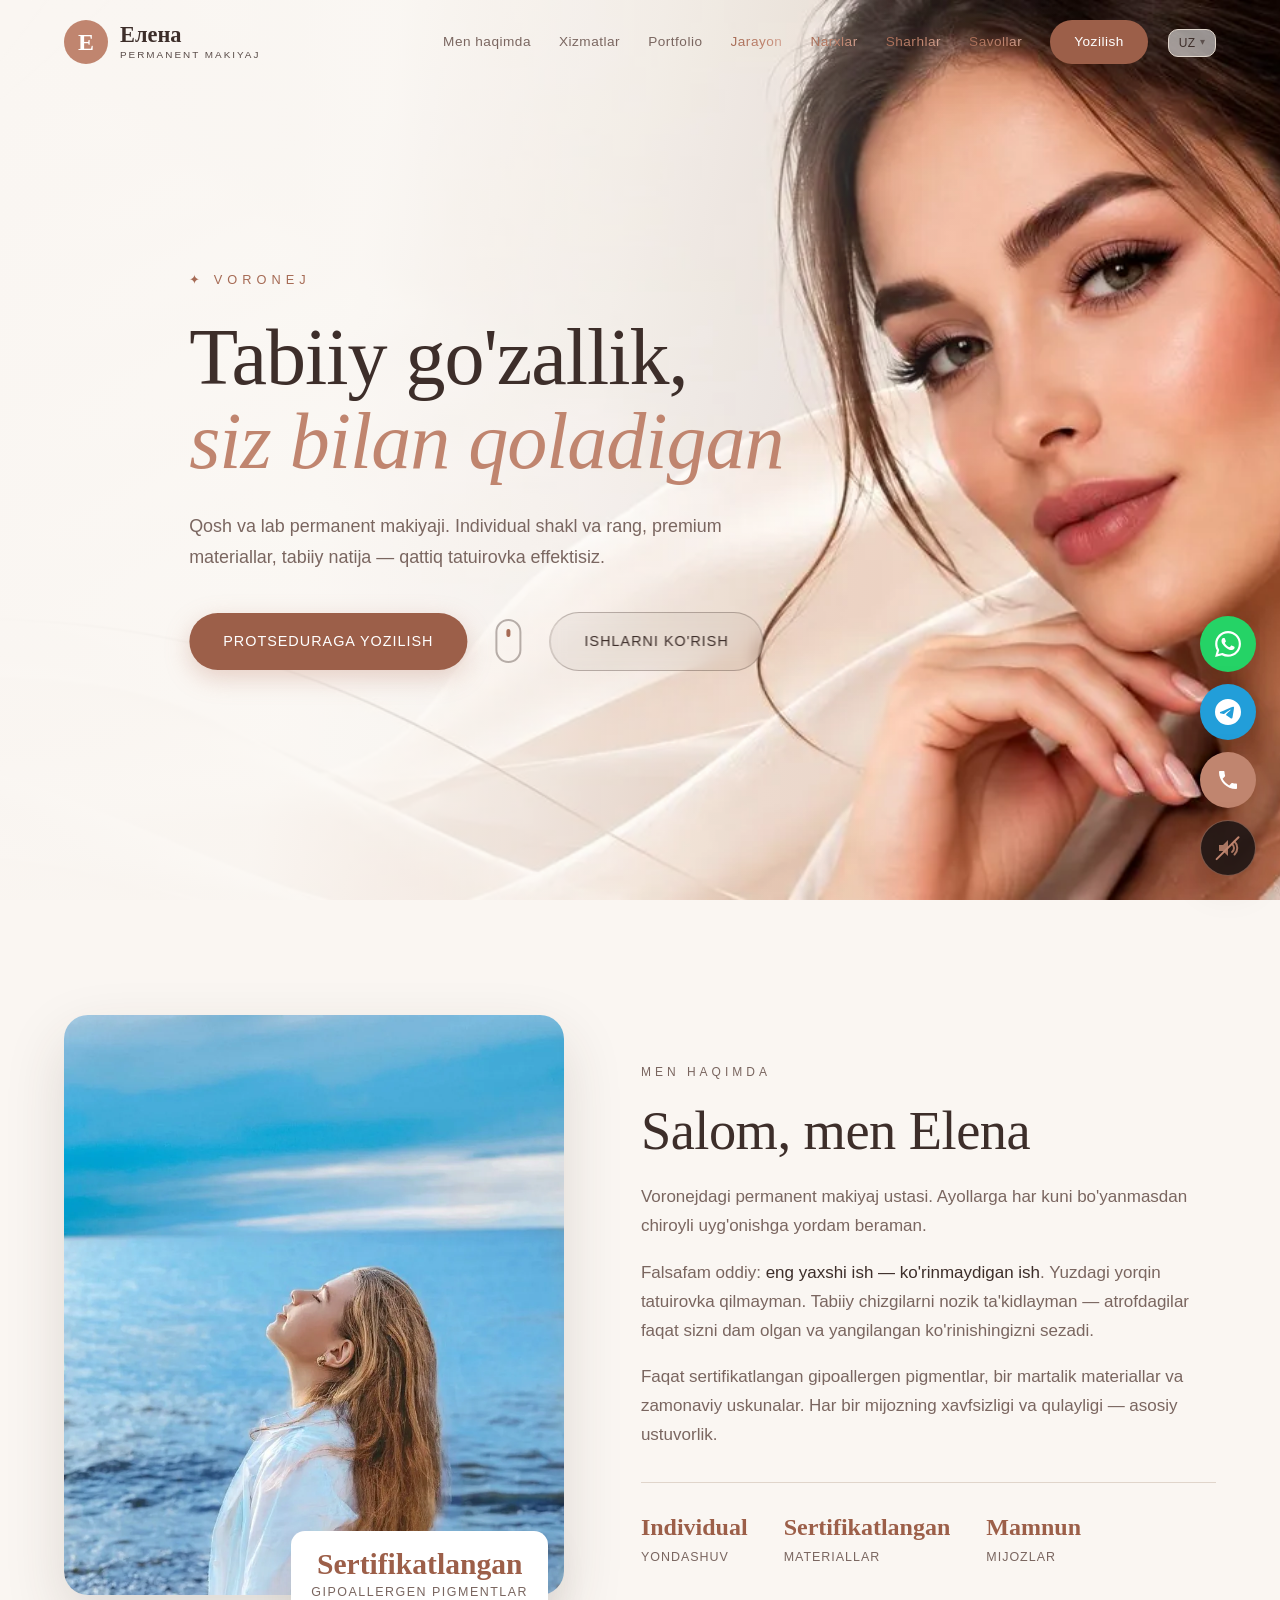
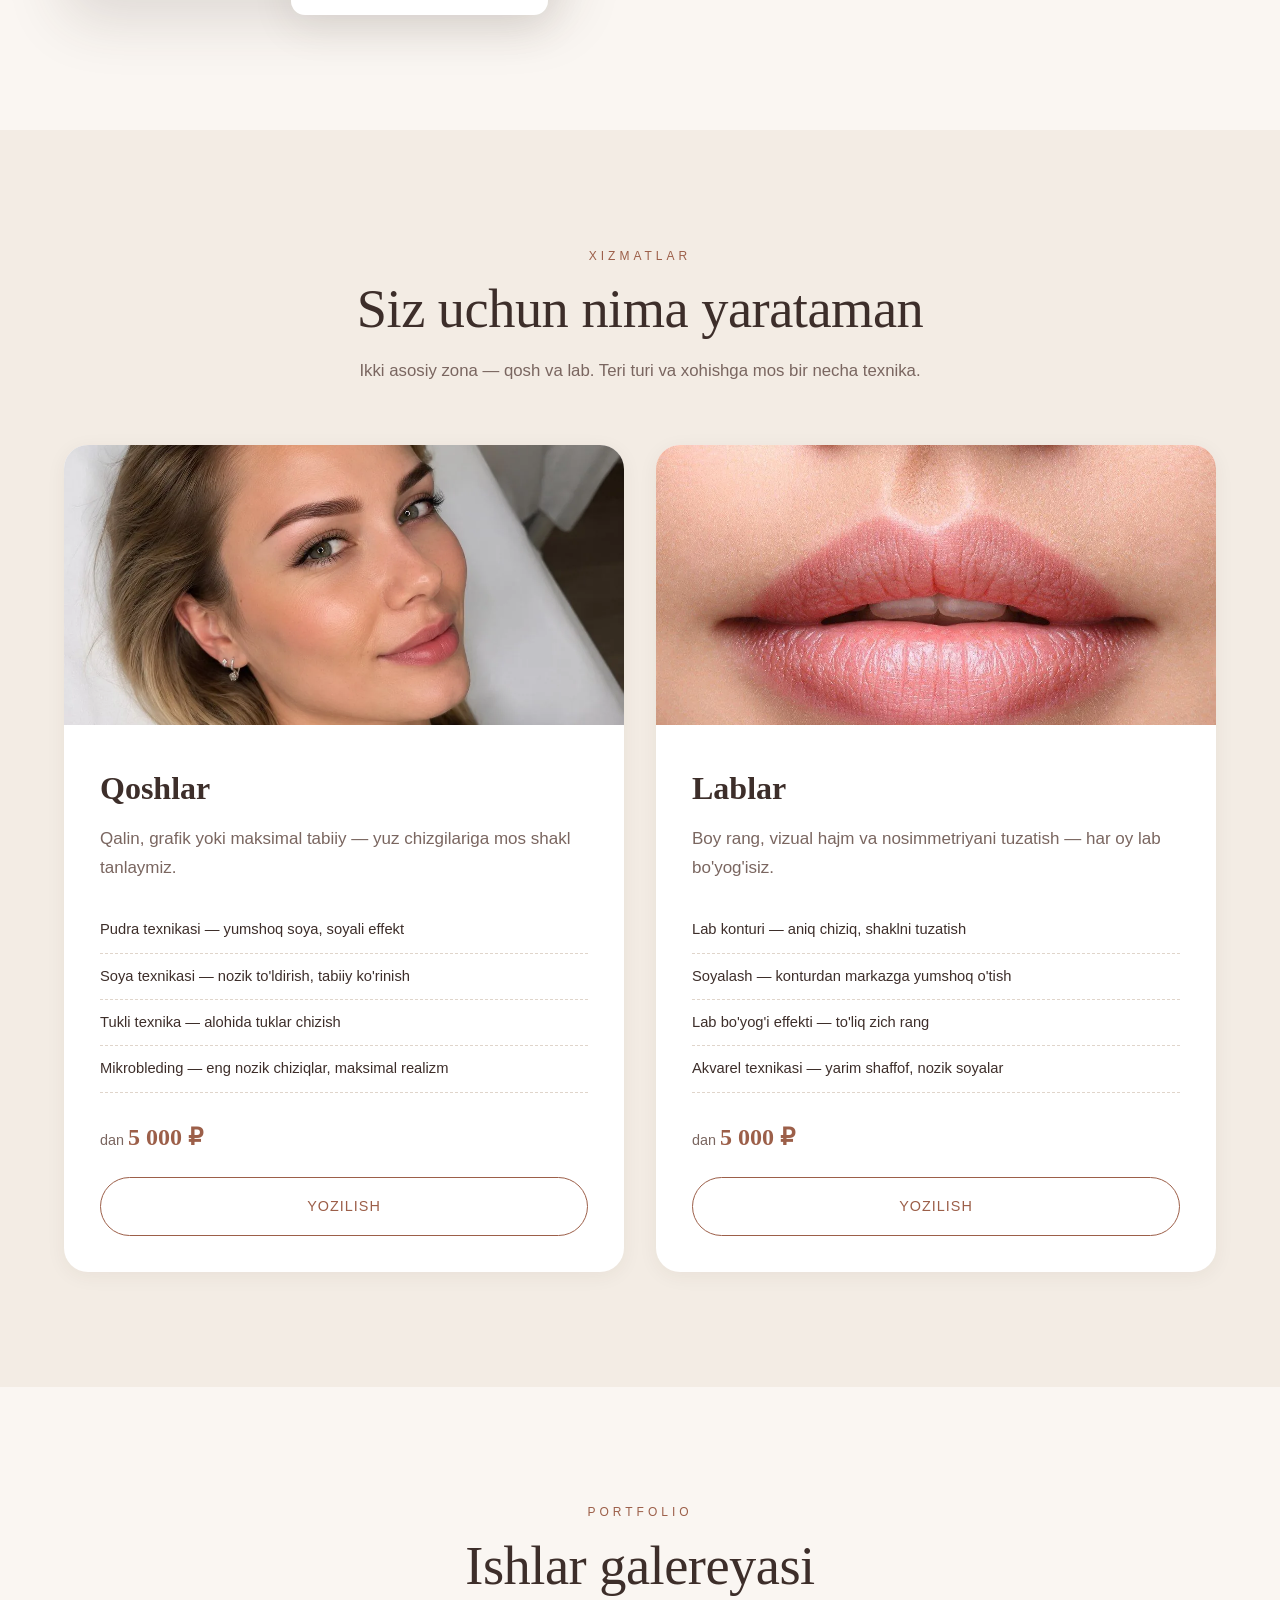
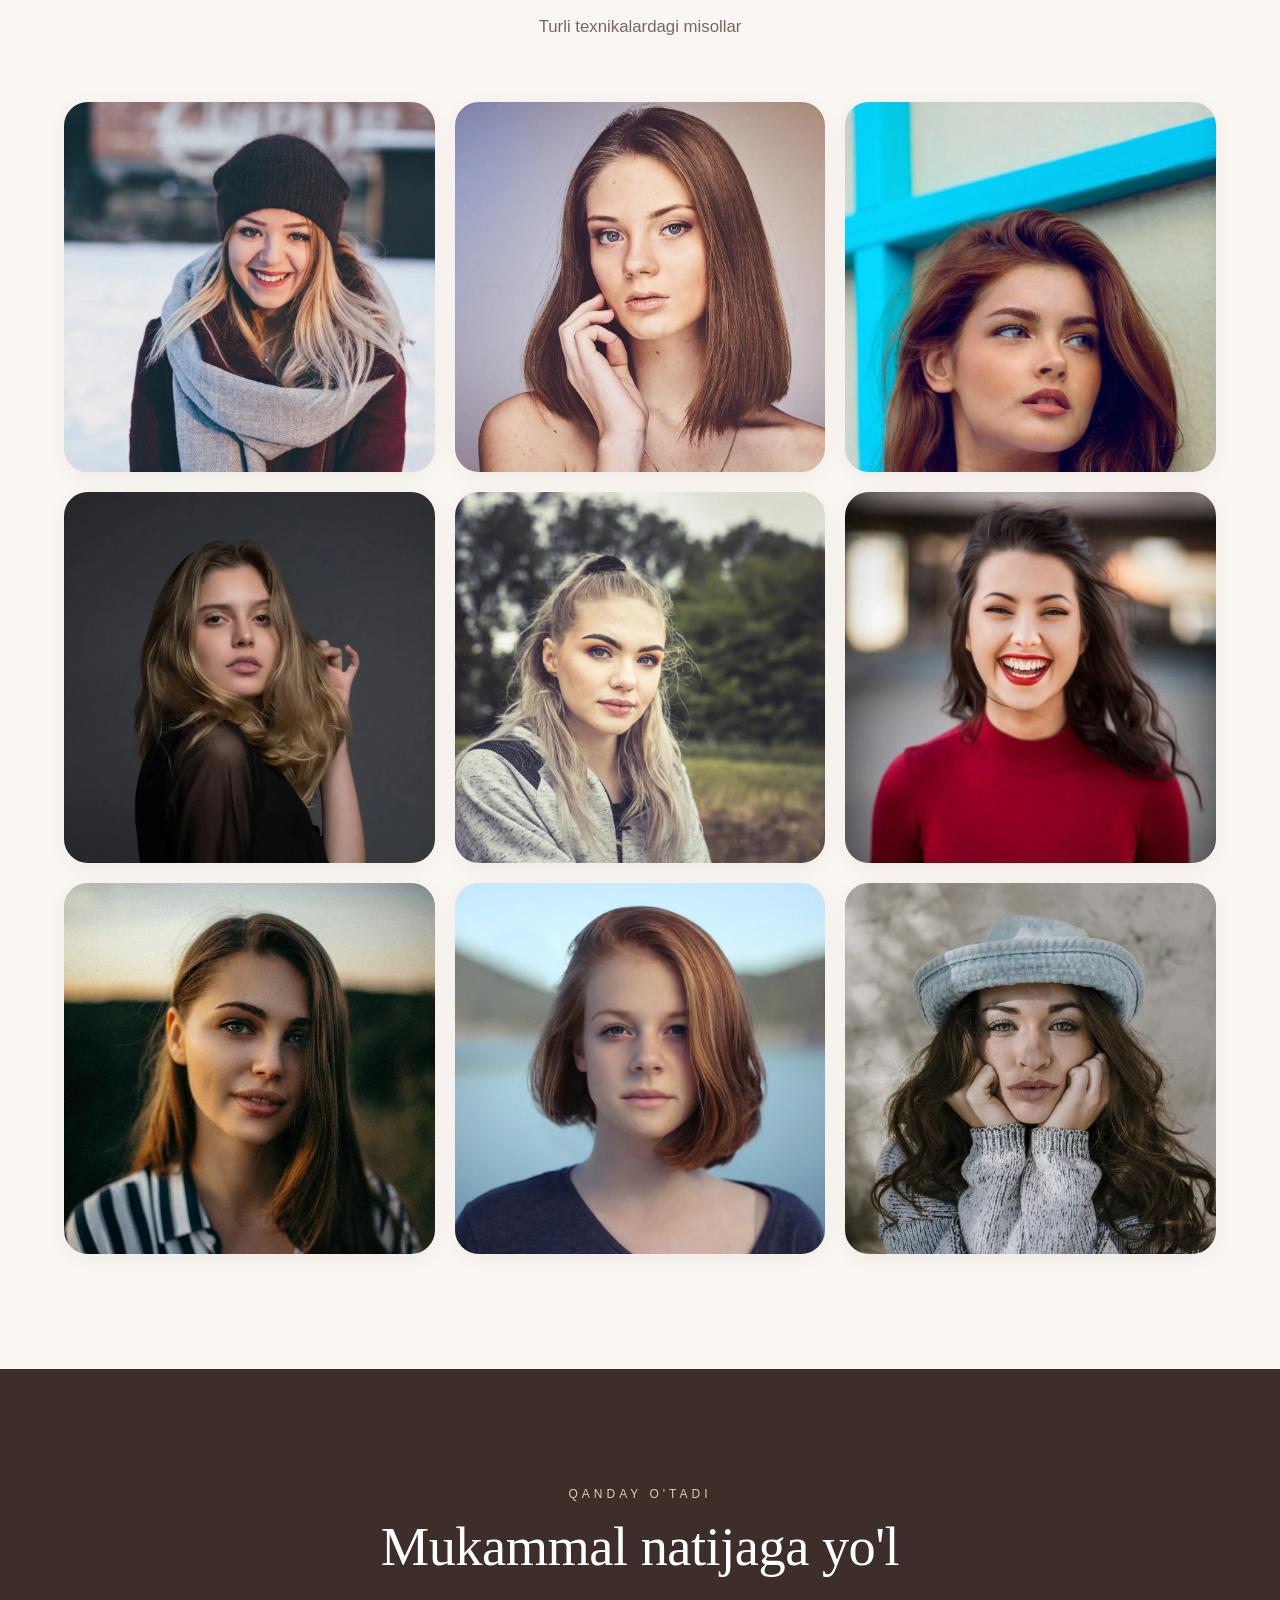
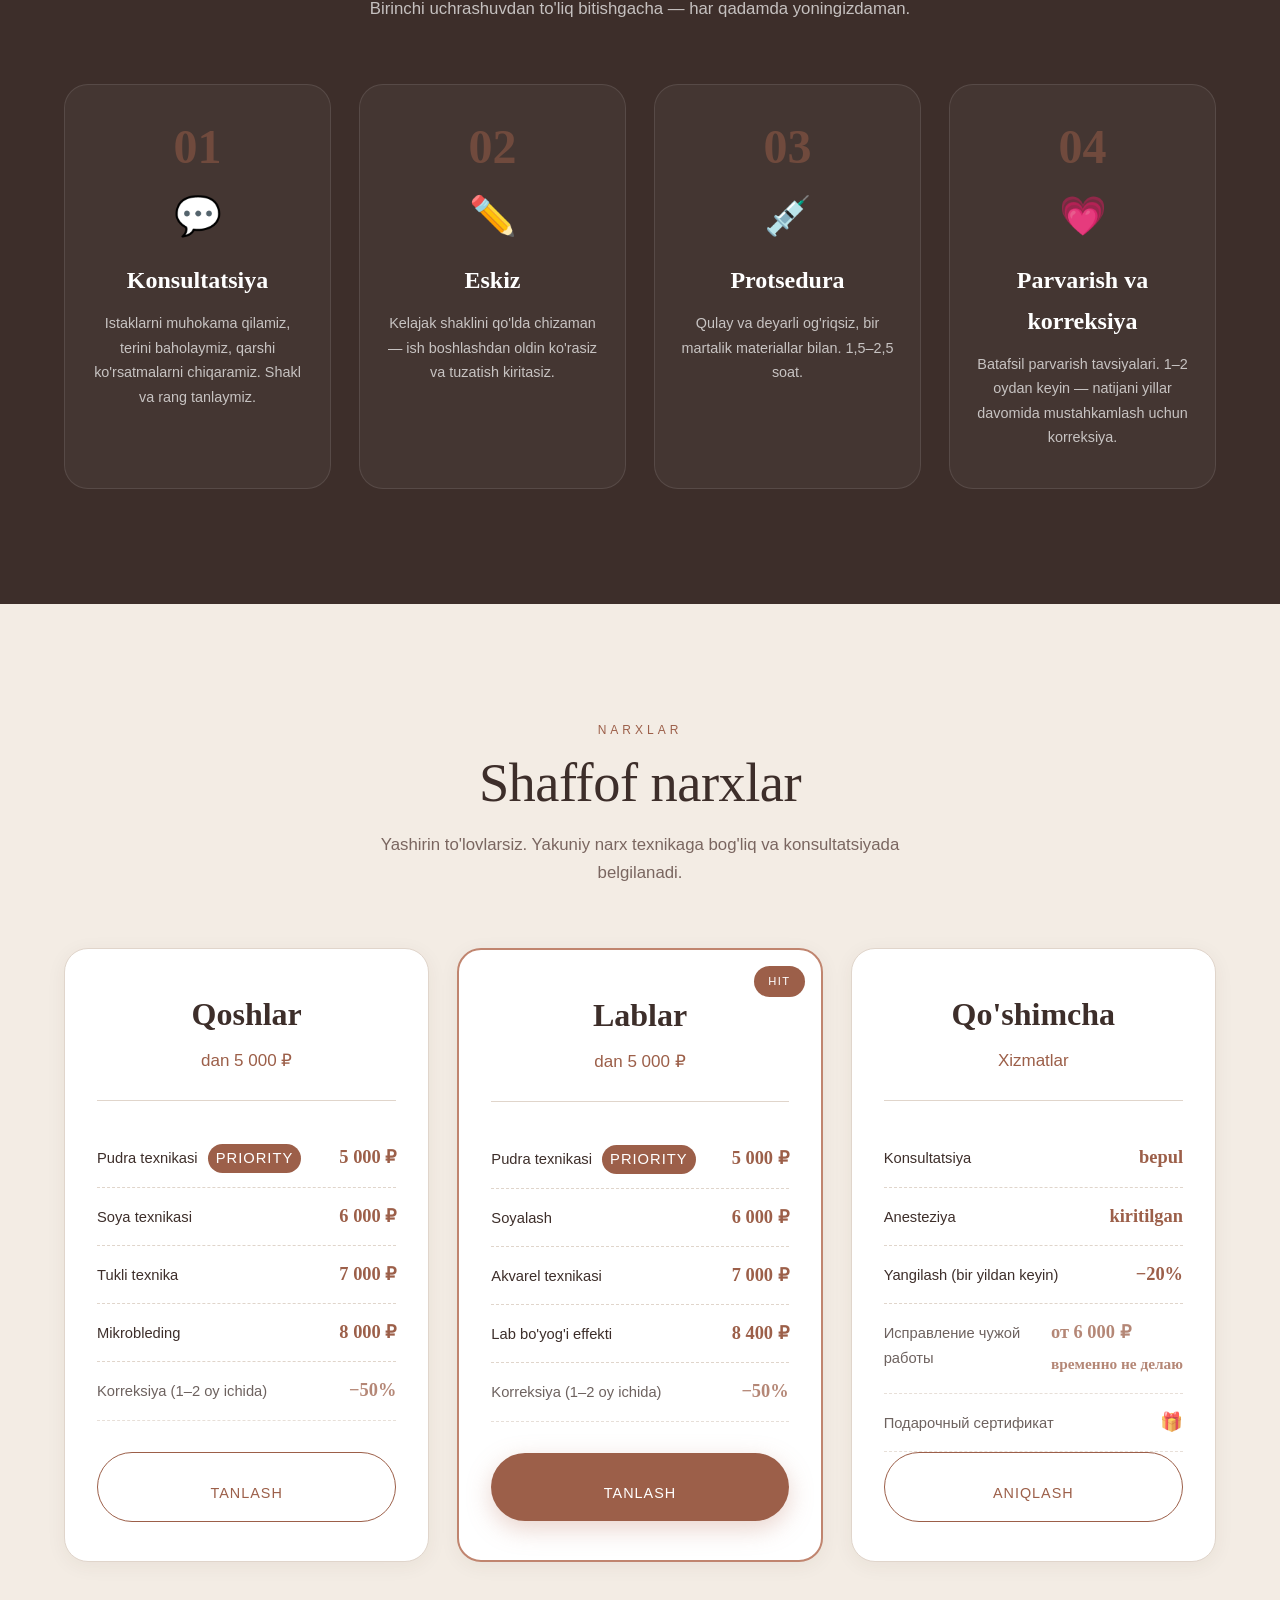
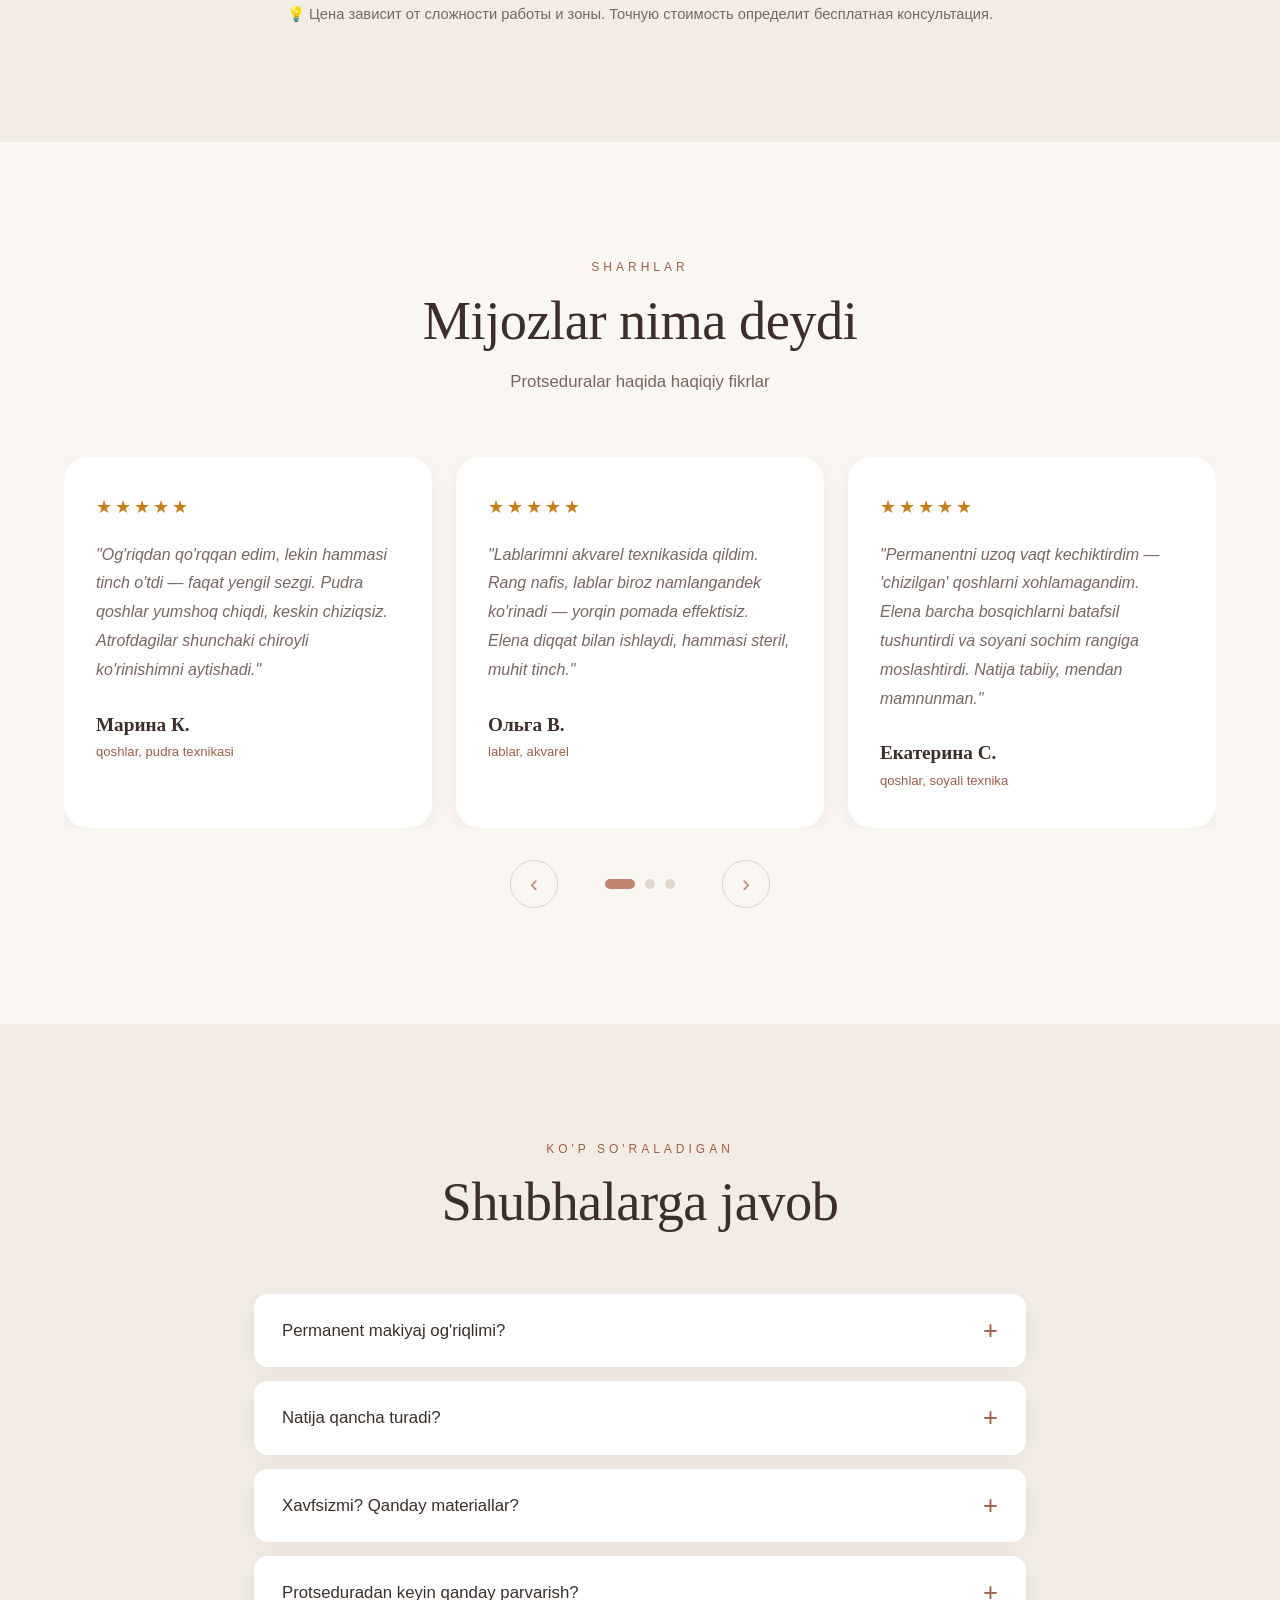
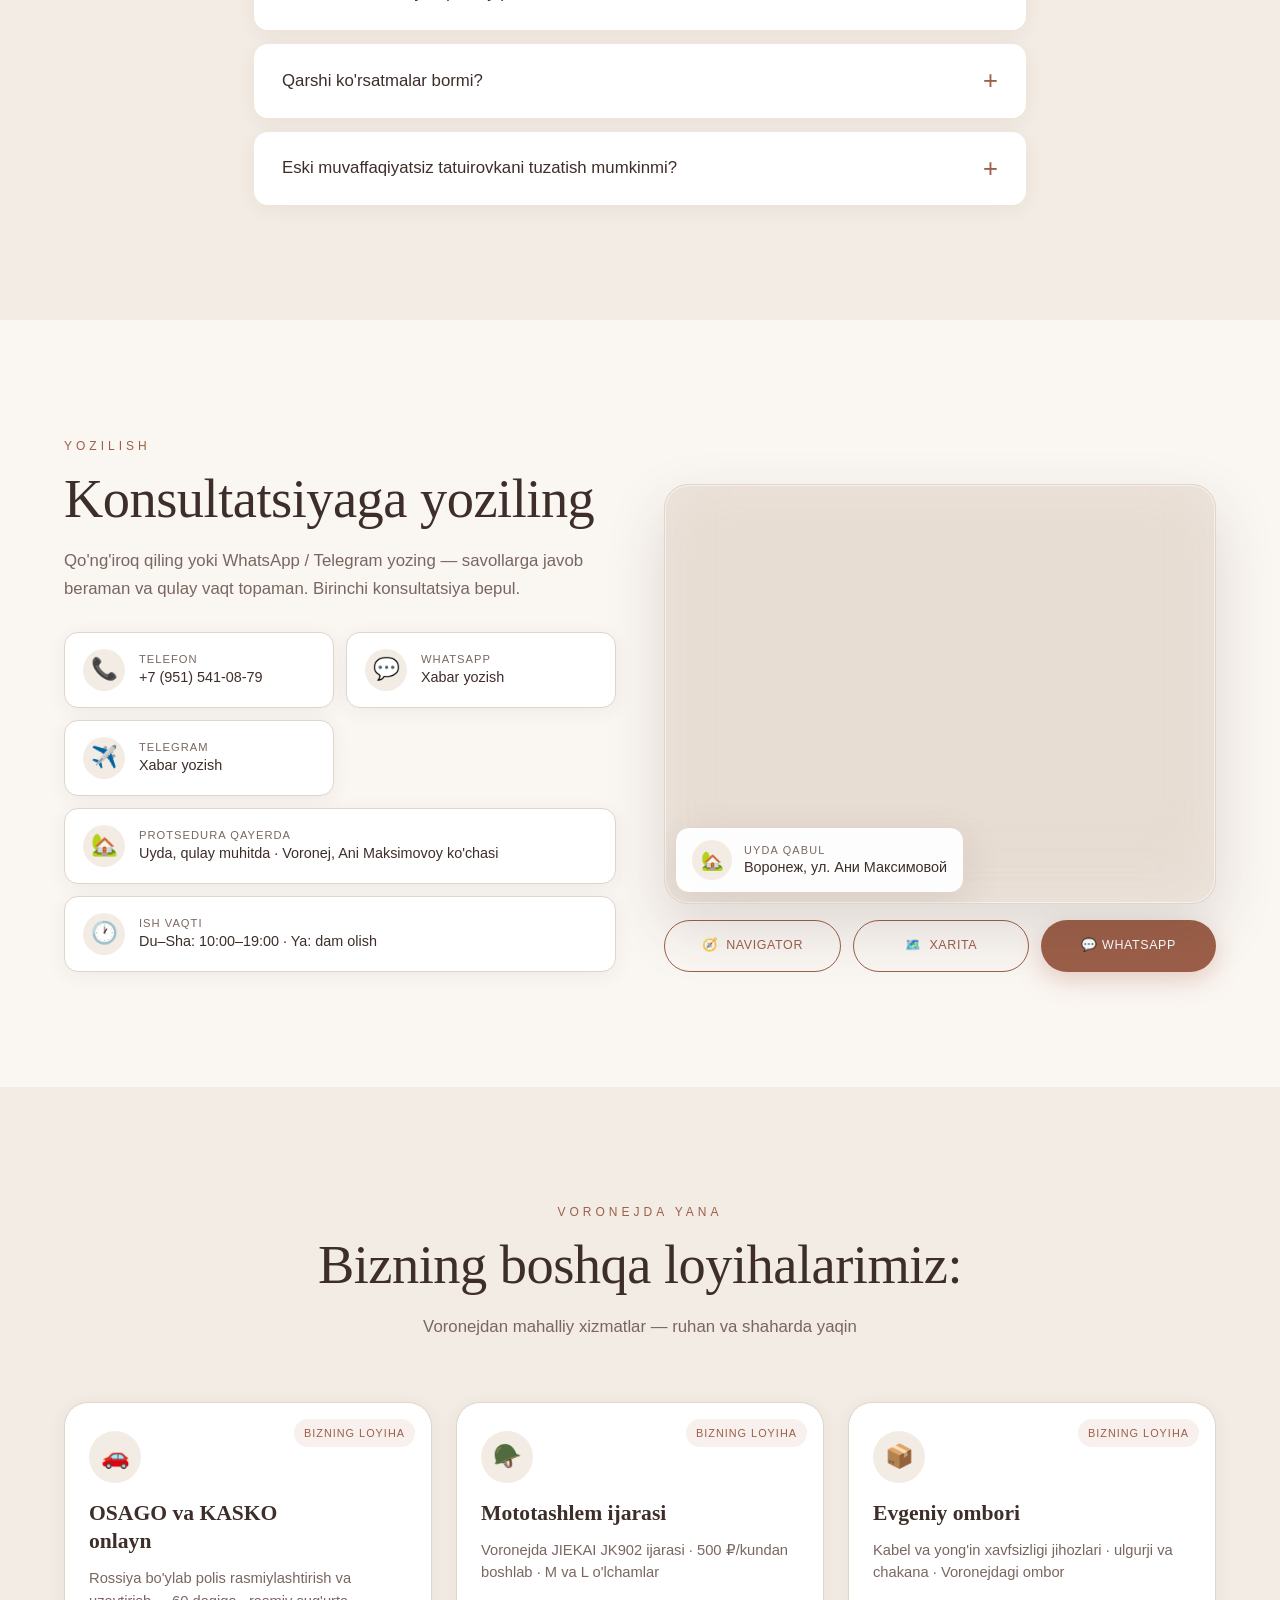
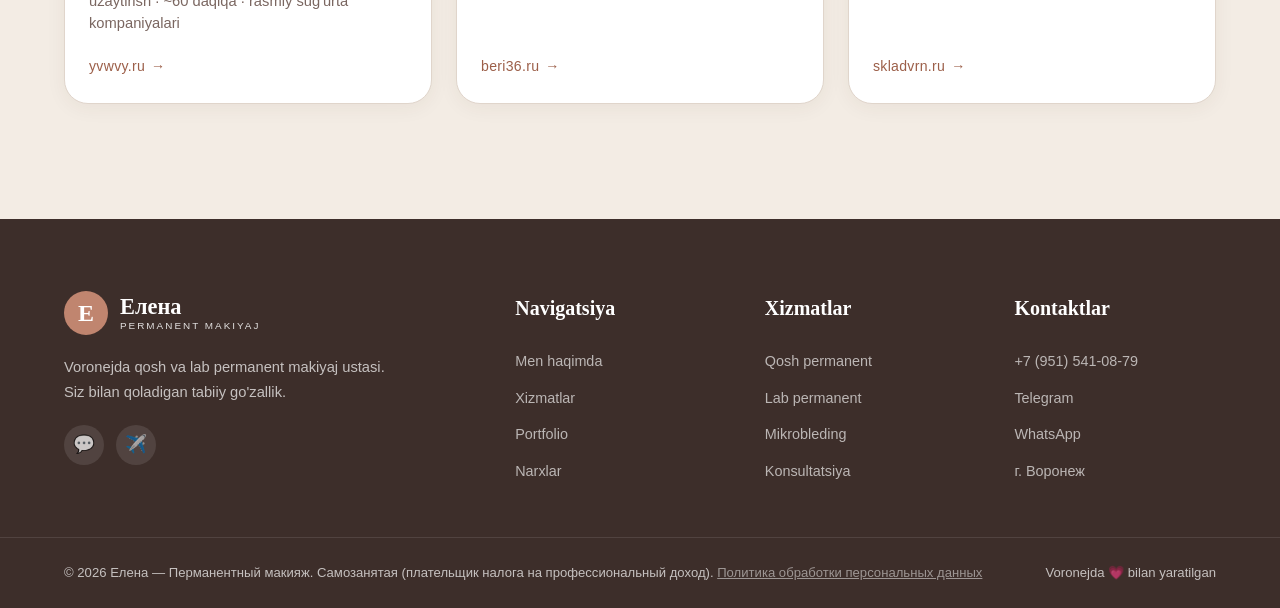
<file: index-uz.html>
<!DOCTYPE html>

<html lang="uz"><script>document.documentElement.classList.add('js');</script>
<head>
<meta charset="utf-8"/>
<meta http-equiv="Content-Security-Policy" content="default-src 'self'; script-src 'self' 'unsafe-inline' https://mc.yandex.ru https://mc.webvisor.org; style-src 'self' 'unsafe-inline' https://fonts.googleapis.com; font-src 'self' https://fonts.gstatic.com; img-src 'self' data: https://mc.yandex.ru; connect-src 'self' https://mc.yandex.ru wss://mc.yandex.ru wss://mc.yandex.com wss://mc.webvisor.org; frame-src https://yandex.ru https://mc.yandex.ru https://mc.yandex.com; base-uri 'self'; form-action 'self'; object-src 'none'; upgrade-insecure-requests"/>
<meta content="width=device-width, initial-scale=1.0, viewport-fit=cover" name="viewport"/>
<meta content="#3D2E2A" name="theme-color"/>
<meta content="index, follow" name="robots"/>
<meta content="Елена — перманентный макияж, Воронеж" name="author"/>
<meta content="Voronejda qosh va lab permanent makiyaji — pudra qoshlar, mikrobleding, akvarel lablar. Tabiiy natija, gipoallergen pigmentlar. Bepul konsultatsiya." name="description"/>
<meta content="перманентный макияж Воронеж, татуаж бровей Воронеж, пудровые брови Воронеж, микроблейдинг Воронеж, татуаж губ Воронеж, перманентный макияж губ, акварельные губы, волосковая техника бровей, перманент бровей цена, коррекция перманентного макияжа Воронеж" name="keywords"/>
<meta content="7212f6251177285f" name="yandex-verification"/>
<meta content="kPjtt6Nt6N9rTs43Lpr_PBT9k_g7PgXFMlWb2uV_ee8" name="google-site-verification"/>
<!-- Yandex.Metrika counter -->
<script type="text/javascript">
        (function(m,e,t,r,i,k,a){
            m[i]=m[i]||function(){(m[i].a=m[i].a||[]).push(arguments)};
            m[i].l=1*new Date();
            for (var j = 0; j < document.scripts.length; j++) {if (document.scripts[j].src === r) { return; }}
            k=e.createElement(t),a=e.getElementsByTagName(t)[0],k.async=1,k.src=r,a.parentNode.insertBefore(k,a)
        })(window, document,'script','https://mc.yandex.ru/metrika/tag.js?id=111347939', 'ym');

        ym(111347939, 'init', {
            webvisor: true,
            clickmap: true,
            trackLinks: true,
            accurateTrackBounce: true
        });
    </script>
<!-- /Yandex.Metrika counter -->
<title>Voronejdagi permanent makiyaj — qosh va lab | Elena</title>
<!-- Домен: elenaperm.ru -->
<link href="https://elenaperm.ru/index-uz.html" rel="canonical"/><!-- hreflang: у каждого языка теперь своя настоящая статическая страница (не ?lang= на одном URL) — так поисковики видят реальный переведённый контент по каждому адресу, а не зависят от выполнения JS в браузере. x-default ведёт на русскую версию. --><link href="https://elenaperm.ru/" hreflang="ru" rel="alternate"/><link href="https://elenaperm.ru/index-en.html" hreflang="en" rel="alternate"/><link href="https://elenaperm.ru/index-zh.html" hreflang="zh-Hans" rel="alternate"/><link href="https://elenaperm.ru/index-uz.html" hreflang="uz" rel="alternate"/><link href="https://elenaperm.ru/index-ka.html" hreflang="ka" rel="alternate"/><link href="https://elenaperm.ru/index-os.html" hreflang="os" rel="alternate"/><link href="https://elenaperm.ru/index-ky.html" hreflang="ky" rel="alternate"/><link href="https://elenaperm.ru/index-fr.html" hreflang="fr" rel="alternate"/><link href="https://elenaperm.ru/" hreflang="x-default" rel="alternate"/>

<!-- Open Graph / превью ссылок (Telegram, VK и др.) -->
<meta content="website" property="og:type"/>
<meta content="uz_UZ" property="og:locale"/><meta content="ru_RU" property="og:locale:alternate"/><meta content="en_US" property="og:locale:alternate"/><meta content="zh_CN" property="og:locale:alternate"/><meta content="ka_GE" property="og:locale:alternate"/><meta content="os_RU" property="og:locale:alternate"/><meta content="ky_KG" property="og:locale:alternate"/><meta content="fr_FR" property="og:locale:alternate"/>






<meta content="Voronejdagi permanent makiyaj — qosh va lab | Elena" property="og:title"/>
<meta content="Voronejda qosh va lab permanent makiyaji — pudra qoshlar, mikrobleding, akvarel lablar. Tabiiy natija, gipoallergen pigmentlar. Bepul konsultatsiya." property="og:description"/>
<meta content="https://elenaperm.ru/images/hero-bg-new.jpg" property="og:image"/>
<meta content="1400" property="og:image:width"/>
<meta content="642" property="og:image:height"/>
<meta content="Перманентный макияж бровей и губ в Воронеже — мастер Елена" property="og:image:alt"/>
<meta content="https://elenaperm.ru/index-uz.html" property="og:url"/>
<meta content="Елена — Перманентный макияж" property="og:site_name"/>
<!-- twitter: meta-теги убраны (X/Twitter ограничен в РФ) -->
<!-- Favicon -->
<link href="favicon.svg" rel="icon" type="image/svg+xml"/>
<link href="favicon-32.png" rel="icon" sizes="32x32" type="image/png"/>
<link href="apple-touch-icon.png" rel="apple-touch-icon"/>
<!-- Fonts -->
<link href="https://fonts.googleapis.com" rel="preconnect"/>
<link crossorigin="" href="https://fonts.gstatic.com" rel="preconnect"/>
<link href="https://fonts.googleapis.com/css2?family=Cormorant+Garamond:wght@400;500;600;700&amp;family=Jost:wght@300;400;500;600&amp;display=swap" rel="stylesheet"/>
<!-- Styles -->
<!-- Предзагрузка hero-фона: WebP для современных браузеров (~40% легче), JPG сам подтянется как фон в CSS для старых -->
<link as="image" fetchpriority="high" href="images/hero-bg-new.webp" rel="preload" type="image/webp"/>
<link href="css/style.css?v=7" rel="stylesheet"/>
<!-- Структурированные данные для поиска/карт -->
<script type="application/ld+json">
    {
        "@context": "https://schema.org",
        "@type": "BeautySalon",
        "@id": "https://elenaperm.ru/#business",
        "name": "Елена — Перманентный макияж",
        "description": "Перманентный макияж бровей и губ в Воронеже: пудровые брови, микроблейдинг, волосковая техника, акварельные губы и эффект помады. Натуральный результат, гипоаллергенные пигменты, индивидуальный подбор формы и цвета.",
        "image": "https://elenaperm.ru/images/hero-bg-new.jpg",
        "url": "https://elenaperm.ru/index-uz.html",
        "telephone": "+79515410879",
        "priceRange": "от 5000 ₽",
        "currenciesAccepted": "RUB",
        "address": {
            "@type": "PostalAddress",
            "streetAddress": "ул. Ани Максимовой",
            "addressLocality": "Воронеж",
            "addressRegion": "Воронежская область",
            "addressCountry": "RU"
        },
        "geo": {
            "@type": "GeoCoordinates",
            "latitude": 51.581948,
            "longitude": 39.323545
        },
        "areaServed": {
            "@type": "City",
            "name": "Воронеж"
        },
        "sameAs": [
            "https://wa.me/79515410879",
            "https://t.me/Annship_Psy_CTR"
        ],
        "openingHoursSpecification": [
            {
                "@type": "OpeningHoursSpecification",
                "dayOfWeek": ["Monday","Tuesday","Wednesday","Thursday","Friday","Saturday"],
                "opens": "10:00",
                "closes": "19:00"
            }
        ],
        "hasOfferCatalog": {
            "@type": "OfferCatalog",
            "name": "Услуги перманентного макияжа",
            "itemListElement": [
                {
                    "@type": "Offer",
                    "itemOffered": { "@type": "Service", "name": "Перманентный макияж бровей (пудровая, теневая, волосковая техника, микроблейдинг)" },
                    "priceCurrency": "RUB",
                    "price": "5000"
                },
                {
                    "@type": "Offer",
                    "itemOffered": { "@type": "Service", "name": "Перманентный макияж губ (контур, растушёвка, акварель, эффект помады)" },
                    "priceCurrency": "RUB",
                    "price": "5000"
                }
            ]
        }
    }
    </script>
</head>
<body>
<!-- Пиксель Яндекс.Метрики для случая без JS — по спецификации HTML5 <noscript><div> не может
         жить внутри <head> (там разрешены только link/style/meta), поэтому перенесено сюда. -->
<noscript><div><img alt="" src="https://mc.yandex.ru/watch/111347939" style="position:absolute; left:-9999px;"/></div></noscript>
<a class="skip-link" href="#hero">Kontentga o'tish</a>
<!-- Оверлей мобильного меню -->
<div aria-hidden="true" class="nav-overlay" id="navOverlay"></div>
<!-- ============ ПЛАВАЮЩИЕ КНОПКИ ============ -->
<div class="floating-buttons">
<a aria-label="WhatsApp" class="float-btn float-whatsapp" href="https://wa.me/79515410879" rel="noopener noreferrer" target="_blank">
<svg fill="currentColor" height="26" viewbox="0 0 24 24" width="26"><path d="M17.472 14.382c-.297-.149-1.758-.867-2.03-.967-.273-.099-.471-.148-.67.15-.197.297-.767.966-.94 1.164-.173.199-.347.223-.644.075-.297-.15-1.255-.463-2.39-1.475-.883-.788-1.48-1.761-1.653-2.059-.173-.297-.018-.458.13-.606.134-.133.298-.347.446-.52.149-.174.198-.298.298-.497.099-.198.05-.371-.025-.52-.075-.149-.669-1.612-.916-2.207-.242-.579-.487-.5-.669-.51-.173-.008-.371-.01-.57-.01-.198 0-.52.074-.792.372-.272.297-1.04 1.016-1.04 2.479 0 1.462 1.065 2.875 1.213 3.074.149.198 2.096 3.2 5.077 4.487.709.306 1.262.489 1.694.625.712.227 1.36.195 1.871.118.571-.085 1.758-.719 2.006-1.413.248-.694.248-1.289.173-1.413-.074-.124-.272-.198-.57-.347m-5.421 7.403h-.004a9.87 9.87 0 01-5.031-1.378l-.361-.214-3.741.982.998-3.648-.235-.374a9.86 9.86 0 01-1.51-5.26c.001-5.45 4.436-9.884 9.888-9.884 2.64 0 5.122 1.03 6.988 2.898a9.825 9.825 0 012.893 6.994c-.003 5.45-4.437 9.884-9.885 9.884m8.413-18.297A11.815 11.815 0 0012.05 0C5.495 0 .16 5.335.157 11.892c0 2.096.547 4.142 1.588 5.945L.057 24l6.305-1.654a11.882 11.882 0 005.683 1.448h.005c6.554 0 11.89-5.335 11.893-11.893a11.821 11.821 0 00-3.48-8.413Z"></path></svg>
</a>
<a aria-label="Telegram" class="float-btn float-telegram" href="https://t.me/Annship_Psy_CTR" rel="noopener noreferrer" target="_blank">
<svg fill="currentColor" height="26" viewbox="0 0 24 24" width="26"><path d="M11.944 0A12 12 0 0 0 0 12a12 12 0 0 0 12 12 12 12 0 0 0 12-12A12 12 0 0 0 12 0a12 12 0 0 0-.056 0zm4.962 7.224c.1-.002.321.023.465.14a.506.506 0 0 1 .171.325c.016.093.036.306.02.472-.18 1.898-.962 6.502-1.36 8.627-.168.9-.499 1.201-.82 1.23-.696.065-1.225-.46-1.9-.902-1.056-.693-1.653-1.124-2.678-1.8-1.185-.78-.417-1.21.258-1.91.177-.184 3.247-2.977 3.307-3.23.007-.032.014-.15-.056-.212s-.174-.041-.249-.024c-.106.024-1.793 1.14-5.061 3.345-.48.33-.913.49-1.302.48-.428-.008-1.252-.241-1.865-.44-.752-.245-1.349-.374-1.297-.789.027-.216.325-.437.893-.663 3.498-1.524 5.83-2.529 6.998-3.014 3.332-1.386 4.025-1.627 4.476-1.635z"></path></svg>
</a>
<a aria-label="Позвонить" class="float-btn float-phone" href="tel:+79515410879">
<svg fill="currentColor" height="24" viewbox="0 0 24 24" width="24"><path d="M6.62 10.79c1.44 2.83 3.76 5.14 6.59 6.59l2.2-2.2c.27-.27.67-.36 1.02-.24 1.12.37 2.33.57 3.57.57.55 0 1 .45 1 1V20c0 .55-.45 1-1 1-9.39 0-17-7.61-17-17 0-.55.45-1 1-1h3.5c.55 0 1 .45 1 1 0 1.25.2 2.45.57 3.57.11.35.03.74-.25 1.02l-2.2 2.2z"></path></svg>
</a>
<button aria-label="Музыка" aria-pressed="false" class="float-btn float-music" id="musicToggle" type="button">
<svg fill="currentColor" height="24" viewbox="0 0 24 24" width="24"><path d="M3 9v6h4l5 5V4L7 9H3z"/><path d="M16 8a5 5 0 0 1 0 8" fill="none" stroke="currentColor" stroke-width="2" stroke-linecap="round"/><path d="M18.5 5.5a9 9 0 0 1 0 13" fill="none" stroke="currentColor" stroke-width="2" stroke-linecap="round"/></svg>
</button>
</div>
<!-- ============ НАВИГАЦИЯ ============ -->
<header class="navbar" id="navbar">
<div class="container nav-container">
<a class="logo" href="#hero">
<span class="logo-mark">Е</span>
<span class="logo-text">Елена<small>permanent makiyaj</small></span>
</a>
<nav class="nav-menu" id="navMenu">
<a class="nav-link" href="#about">Men haqimda</a>
<a class="nav-link" href="#services">Xizmatlar</a>
<a class="nav-link" href="#portfolio">Portfolio</a>
<a class="nav-link nav-link-gradient" href="#process">Jarayon</a>
<a class="nav-link nav-link-gradient" href="#pricing">Narxlar</a>
<a class="nav-link nav-link-gradient" href="#reviews">Sharhlar</a>
<a class="nav-link nav-link-gradient" href="#faq">Savollar</a>
<a class="nav-link nav-cta" href="#booking">Yozilish</a>
</nav>
<div aria-label="Language" class="lang-dropdown lang-dropdown-static" id="langSwitcher"><button aria-expanded="false" aria-haspopup="listbox" aria-label="Language" class="lang-toggle" id="langToggle" type="button"><span class="lang-current" id="langCurrent">UZ</span><span aria-hidden="true" class="lang-chevron">▾</span></button><div aria-label="Language" class="lang-menu" id="langMenu" role="listbox"><a aria-selected="false" class="lang-option" href="index.html" role="option"><span class="lang-option-code">RU</span><span class="lang-option-name">Русский</span></a><a aria-selected="false" class="lang-option" href="index-en.html" role="option"><span class="lang-option-code">EN</span><span class="lang-option-name">English</span></a><a aria-selected="false" class="lang-option" href="index-zh.html" role="option"><span class="lang-option-code">中文</span><span class="lang-option-name">中文</span></a><span aria-selected="true" class="lang-option active" role="option"><span class="lang-option-code">UZ</span><span class="lang-option-name">O'zbekcha</span></span><a aria-selected="false" class="lang-option" href="index-ka.html" role="option"><span class="lang-option-code">KA</span><span class="lang-option-name">ქართული</span></a><a aria-selected="false" class="lang-option" href="index-os.html" role="option"><span class="lang-option-code">OS</span><span class="lang-option-name">Ирон</span></a><a aria-selected="false" class="lang-option" href="index-ky.html" role="option"><span class="lang-option-code">KY</span><span class="lang-option-name">Кыргызча</span></a><a aria-selected="false" class="lang-option" href="index-fr.html" role="option"><span class="lang-option-code">FR</span><span class="lang-option-name">Français</span></a></div></div>
<button aria-label="Menyu" class="burger" id="burger" type="button">
<span></span><span></span><span></span>
</button>
</div>
</header>
<!-- ============ HERO ============ -->
<section class="hero" id="hero">
<div class="hero-overlay"></div>
<div class="container hero-content">
<p class="hero-tagline reveal">✦ Voronej</p>
<h1 class="hero-title reveal">Tabiiy go'zallik,<br/><em>siz bilan qoladigan</em></h1>
<p class="hero-subtitle reveal">Qosh va lab permanent makiyaji. Individual shakl va rang, premium materiallar, tabiiy natija — qattiq tatuirovka effektisiz.</p>
<div class="hero-cta reveal">
<div class="hero-buttons">
<a class="btn btn-primary" href="#booking">Protseduraga yozilish</a>
<a aria-label="Прокрутить вниз" class="hero-scroll" href="#about">
<span></span>
</a>
<a class="btn btn-ghost" href="#portfolio">Ishlarni ko'rish</a>
</div>
</div>
</div>
</section>
<!-- ============ О ЕЛЕНЕ ============ -->
<section class="section about" id="about">
<div class="container about-grid">
<div class="about-image reveal">
<picture><source srcset="images/about-elena.webp" type="image/webp"/><img alt="Elena — Voronejda qosh va lab permanent makiyaji ustasi" height="1067" loading="lazy" src="images/about-elena.jpg" width="800"/></picture>
<div class="about-badge">
<span class="badge-num">Sertifikatlangan</span>
<span class="badge-text">gipoallergen pigmentlar</span>
</div>
</div>
<div class="about-text reveal">
<p class="eyebrow">men haqimda</p>
<h2 class="section-title">Salom, men Elena</h2>
<p>Voronejdagi permanent makiyaj ustasi. Ayollarga har kuni bo'yanmasdan chiroyli uyg'onishga yordam beraman.</p>
<p>Falsafam oddiy: <strong>eng yaxshi ish — ko'rinmaydigan ish</strong>. Yuzdagi yorqin tatuirovka qilmayman. Tabiiy chizgilarni nozik ta'kidlayman — atrofdagilar faqat sizni dam olgan va yangilangan ko'rinishingizni sezadi.</p>
<p>Faqat sertifikatlangan gipoallergen pigmentlar, bir martalik materiallar va zamonaviy uskunalar. Har bir mijozning xavfsizligi va qulayligi — asosiy ustuvorlik.</p>
<div class="about-stats">
<div class="stat">
<span class="stat-num stat-text">Individual</span>
<span class="stat-label">yondashuv</span>
</div>
<div class="stat">
<span class="stat-num stat-text">Sertifikatlangan</span>
<span class="stat-label">materiallar</span>
</div>
<div class="stat">
<span class="stat-num stat-text">Mamnun</span>
<span class="stat-label">mijozlar</span>
</div>
</div>
</div>
</div>
</section>
<!-- ============ УСЛУГИ ============ -->
<section class="section services" id="services">
<div class="container">
<div class="section-head reveal">
<p class="eyebrow">xizmatlar</p>
<h2 class="section-title">Siz uchun nima yarataman</h2>
<p class="section-sub">Ikki asosiy zona — qosh va lab. Teri turi va xohishga mos bir necha texnika.</p>
</div>
<div class="services-grid">
<!-- БРОВИ -->
<article class="service-card reveal">
<div class="service-img">
<picture><source srcset="images/service-brows.webp" type="image/webp"/><img alt="Voronejda qosh permanent makiyaji — pudra va tolali texnika" height="733" loading="lazy" src="images/service-brows.jpg" width="1100"/></picture>
</div>
<div class="service-body">
<h3>Qoshlar</h3>
<p class="service-desc">Qalin, grafik yoki maksimal tabiiy — yuz chizgilariga mos shakl tanlaymiz.</p>
<ul class="service-list">
<li>Pudra texnikasi — yumshoq soya, soyali effekt</li>
<li>Soya texnikasi — nozik to'ldirish, tabiiy ko'rinish</li>
<li>Tukli texnika — alohida tuklar chizish</li>
<li>Mikrobleding — eng nozik chiziqlar, maksimal realizm</li>
</ul>
<div class="service-from"><span>dan</span> <strong>5 000 ₽</strong></div>
<a class="btn btn-outline" href="#booking">Yozilish</a>
</div>
</article>
<!-- ГУБЫ -->
<article class="service-card reveal">
<div class="service-img">
<picture><source srcset="images/service-lips.webp" type="image/webp"/><img alt="Voronejda lab permanent makiyaji — akvarel texnikasi va pomada effekti" height="798" loading="lazy" src="images/service-lips.jpg" width="1077"/></picture>
</div>
<div class="service-body">
<h3>Lablar</h3>
<p class="service-desc">Boy rang, vizual hajm va nosimmetriyani tuzatish — har oy lab bo'yog'isiz.</p>
<ul class="service-list">
<li>Lab konturi — aniq chiziq, shaklni tuzatish</li>
<li>Soyalash — konturdan markazga yumshoq o'tish</li>
<li>Lab bo'yog'i effekti — to'liq zich rang</li>
<li>Akvarel texnikasi — yarim shaffof, nozik soyalar</li>
</ul>
<div class="service-from"><span>dan</span> <strong>5 000 ₽</strong></div>
<a class="btn btn-outline" href="#booking">Yozilish</a>
</div>
</article>
</div>
</div>
</section>
<!-- ============ ГАЛЕРЕЯ РАБОТ ============ -->
<section class="section portfolio" id="portfolio">
<div class="container">
<div class="section-head reveal">
<p class="eyebrow">portfolio</p>
<h2 class="section-title">Ishlar galereyasi</h2>
<p class="section-sub">Turli texnikalardagi misollar</p>
</div>
<div class="portfolio-grid">
<div class="portfolio-item reveal"><picture><source srcset="images/g1.webp" type="image/webp"/><img alt="Pudra qoshlar — usta Elenaning Voronejdagi ishi" height="1000" loading="lazy" src="images/g1.jpg" width="1000"/></picture></div>
<div class="portfolio-item reveal"><picture><source srcset="images/g2.webp" type="image/webp"/><img alt="Qosh permanent makiyaji — tabiiy natija" height="1000" loading="lazy" src="images/g2.jpg" width="1000"/></picture></div>
<div class="portfolio-item reveal"><picture><source srcset="images/g3.webp" type="image/webp"/><img alt="Akvarel lablar — Voronejda permanent makiyaj" height="1000" loading="lazy" src="images/g3.jpg" width="1000"/></picture></div>
<div class="portfolio-item reveal"><picture><source srcset="images/g4.webp" type="image/webp"/><img alt="Qosh va lab permanenti — oldin va keyin" height="1000" loading="lazy" src="images/g4.jpg" width="1000"/></picture></div>
<div class="portfolio-item reveal"><picture><source srcset="images/g5.webp" type="image/webp"/><img alt="Mikrobleding qoshlar — Elenaning ishi" height="1000" loading="lazy" src="images/g5.jpg" width="1000"/></picture></div>
<div class="portfolio-item reveal"><picture><source srcset="images/g6.webp" type="image/webp"/><img alt="Soyali texnika qoshlar — permanent makiyaj" height="1000" loading="lazy" src="images/g6.jpg" width="1000"/></picture></div>
<div class="portfolio-item reveal"><picture><source srcset="images/g7.webp" type="image/webp"/><img alt="Voronejda tolali qosh texnikasi" height="1000" loading="lazy" src="images/g7.jpg" width="1000"/></picture></div>
<div class="portfolio-item reveal"><picture><source srcset="images/g8.webp" type="image/webp"/><img alt="Lab permanent makiyaji — pomada effekti" height="1000" loading="lazy" src="images/g8.jpg" width="1000"/></picture></div>
<div class="portfolio-item reveal"><picture><source srcset="images/g9.webp" type="image/webp"/><img alt="Tabiiy qosh va lab permanent makiyaji" height="1000" loading="lazy" src="images/g9.jpg" width="1000"/></picture></div>
</div>
</div>
</section>
<!-- ============ ПРОЦЕСС ============ -->
<section class="section process" id="process">
<div class="container">
<div class="section-head reveal">
<p class="eyebrow">qanday o'tadi</p>
<h2 class="section-title">Mukammal natijaga yo'l</h2>
<p class="section-sub">Birinchi uchrashuvdan to'liq bitishgacha — har qadamda yoningizdaman.</p>
</div>
<div class="process-timeline">
<div class="process-step reveal">
<div class="step-num">01</div>
<div class="step-icon">💬</div>
<h3>Konsultatsiya</h3>
<p>Istaklarni muhokama qilamiz, terini baholaymiz, qarshi ko'rsatmalarni chiqaramiz. Shakl va rang tanlaymiz.</p>
</div>
<div class="process-step reveal">
<div class="step-num">02</div>
<div class="step-icon">✏️</div>
<h3>Eskiz</h3>
<p>Kelajak shaklini qo'lda chizaman — ish boshlashdan oldin ko'rasiz va tuzatish kiritasiz.</p>
</div>
<div class="process-step reveal">
<div class="step-num">03</div>
<div class="step-icon">💉</div>
<h3>Protsedura</h3>
<p>Qulay va deyarli og'riqsiz, bir martalik materiallar bilan. 1,5–2,5 soat.</p>
</div>
<div class="process-step reveal">
<div class="step-num">04</div>
<div class="step-icon">💗</div>
<h3>Parvarish va korreksiya</h3>
<p>Batafsil parvarish tavsiyalari. 1–2 oydan keyin — natijani yillar davomida mustahkamlash uchun korreksiya.</p>
</div>
</div>
</div>
</section>
<!-- ============ ЦЕНЫ ============ -->
<section class="section pricing" id="pricing">
<div class="container">
<div class="section-head reveal">
<p class="eyebrow">narxlar</p>
<h2 class="section-title">Shaffof narxlar</h2>
<p class="section-sub">Yashirin to'lovlarsiz. Yakuniy narx texnikaga bog'liq va konsultatsiyada belgilanadi.</p>
</div>
<div class="pricing-grid">
<!-- БРОВИ -->
<div class="price-card reveal">
<div class="price-head">
<h3>Qoshlar</h3>
<p><span>dan</span> 5 000 ₽</p>
</div>
<ul class="price-list">
<li><span>Pudra texnikasi <span class="price-priority">priority</span></span><strong>5 000 ₽</strong></li>
<li><span>Soya texnikasi</span><strong>6 000 ₽</strong></li>
<li><span>Tukli texnika</span><strong>7 000 ₽</strong></li>
<li><span>Mikrobleding</span><strong>8 000 ₽</strong></li>
<li class="price-note"><span>Korreksiya (1–2 oy ichida)</span><strong>−50%</strong></li>
</ul>
<a class="btn btn-outline btn-block" href="#booking">Tanlash</a>
</div>
<!-- ГУБЫ -->
<div class="price-card price-featured reveal">
<div class="price-badge">Hit</div>
<div class="price-head">
<h3>Lablar</h3>
<p><span>dan</span> 5 000 ₽</p>
</div>
<ul class="price-list">
<li><span>Pudra texnikasi <span class="price-priority">priority</span></span><strong>5 000 ₽</strong></li>
<li><span>Soyalash</span><strong>6 000 ₽</strong></li>
<li><span>Akvarel texnikasi</span><strong>7 000 ₽</strong></li>
<li><span>Lab bo'yog'i effekti</span><strong>8 400 ₽</strong></li>
<li class="price-note"><span>Korreksiya (1–2 oy ichida)</span><strong>−50%</strong></li>
</ul>
<a class="btn btn-primary btn-block" href="#booking">Tanlash</a>
</div>
<!-- ДОПОЛНИТЕЛЬНО -->
<div class="price-card reveal">
<div class="price-head">
<h3>Qo'shimcha</h3>
<p>Xizmatlar</p>
</div>
<ul class="price-list">
<li><span>Konsultatsiya</span><strong>bepul</strong></li>
<li><span>Anesteziya</span><strong>kiritilgan</strong></li>
<li><span>Yangilash (bir yildan keyin)</span><strong>−20%</strong></li>
<li class="price-note"><span>Исправление чужой работы</span><strong>от 6 000 ₽<br/><small>временно не делаю</small></strong></li>
<li class="price-note"><span>Подарочный сертификат</span><strong>🎁</strong></li>
</ul>
<a class="btn btn-outline btn-block" href="#booking">Aniqlash</a>
</div>
</div>
<p class="pricing-foot reveal">💡 Цена зависит от сложности работы и зоны. Точную стоимость определит бесплатная консультация.</p>
</div>
</section>
<!-- ============ ОТЗЫВЫ ============ -->
<section class="section reviews" id="reviews">
<div class="container">
<div class="section-head reveal">
<p class="eyebrow">sharhlar</p>
<h2 class="section-title">Mijozlar nima deydi</h2>
<p class="section-sub">Protseduralar haqida haqiqiy fikrlar</p>
</div>
<div class="reviews-viewport">
<div class="reviews-track" id="reviewsTrack">
<div class="review-card">
<div class="stars">★★★★★</div>
<p>"Og'riqdan qo'rqqan edim, lekin hammasi tinch o'tdi — faqat yengil sezgi. Pudra qoshlar yumshoq chiqdi, keskin chiziqsiz. Atrofdagilar shunchaki chiroyli ko'rinishimni aytishadi."</p>
<div class="review-author"><strong>Марина К.</strong><span>qoshlar, pudra texnikasi</span></div>
</div>
<div class="review-card">
<div class="stars">★★★★★</div>
<p>"Lablarimni akvarel texnikasida qildim. Rang nafis, lablar biroz namlangandek ko'rinadi — yorqin pomada effektisiz. Elena diqqat bilan ishlaydi, hammasi steril, muhit tinch."</p>
<div class="review-author"><strong>Ольга В.</strong><span>lablar, akvarel</span></div>
</div>
<div class="review-card">
<div class="stars">★★★★★</div>
<p>"Permanentni uzoq vaqt kechiktirdim — 'chizilgan' qoshlarni xohlamagandim. Elena barcha bosqichlarni batafsil tushuntirdi va soyani sochim rangiga moslashtirdi. Natija tabiiy, mendan mamnunman."</p>
<div class="review-author"><strong>Екатерина С.</strong><span>qoshlar, soyali texnika</span></div>
</div>
<div class="review-card">
<div class="stars">★★★★★</div>
<p>"Ham qoshlarimni, ham lablarimni qildim. Ertalab endi hech narsa chizishning hojati yo'q — har kuni vaqt tejaladi. Elena shaklni yuzimga moslab tanladi, 'moda' variantini majburlamadi."</p>
<div class="review-author"><strong>Анна Л.</strong><span>qoshlar + lablar</span></div>
</div>
<div class="review-card">
<div class="stars">★★★★★</div>
<p>"Mikrobledingni tanladim — alohida tuklar effektini xohlagandim. Chiroyli va tabiiy chiqdi. Bitgandan keyin rang biroz yumshadi, Elena oldindan ogohlantirgan edi. Tuzatishga kelishni rejalashtiryapman."</p>
<div class="review-author"><strong>Дарья М.</strong><span>mikrobleding</span></div>
</div>
</div>
</div>
<div class="reviews-nav">
<button aria-label="Предыдущий" class="review-btn" id="reviewPrev" type="button">‹</button>
<div class="reviews-dots" id="reviewDots"></div>
<button aria-label="Следующий" class="review-btn" id="reviewNext" type="button">›</button>
</div>
</div>
</section>
<!-- ============ FAQ ============ -->
<section class="section faq" id="faq">
<div class="container faq-container">
<div class="section-head reveal">
<p class="eyebrow">ko'p so'raladigan</p>
<h2 class="section-title">Shubhalarga javob</h2>
</div>
<div class="faq-list">
<div class="faq-item reveal">
<button class="faq-question" type="button">
<span>Permanent makiyaj og'riqlimi?</span>
<span class="faq-icon">+</span>
</button>
<div class="faq-answer">
<p>Yo'q — protsedura qulay. Faqat engil tegish seziladi. Ko'pchilik mijozlar dam oladi, hatto uxlab qoladi.</p>
</div>
</div>
<div class="faq-item reveal">
<button class="faq-question" type="button">
<span>Natija qancha turadi?</span>
<span class="faq-icon">+</span>
</button>
<div class="faq-answer">
<p>O'rtacha 1–3 yil, teri turi, texnika va parvarishga bog'liq. Yog'li terida tezroq ketadi, quruqda uzoqroq. 1–2 oydan keyin bitta korreksiya tavsiya etiladi.</p>
</div>
</div>
<div class="faq-item reveal">
<button class="faq-question" type="button">
<span>Xavfsizmi? Qanday materiallar?</span>
<span class="faq-icon">+</span>
</button>
<div class="faq-answer">
<p>Ha. Barcha xavfsizlik normalariga rioya qilaman. Faqat steril bir martalik materiallar, sizning oldingizda ochiladi. Sertifikatlangan gipoallergen pigmentlar.</p>
</div>
</div>
<div class="faq-item reveal">
<button class="faq-question" type="button">
<span>Protseduradan keyin qanday parvarish?</span>
<span class="faq-icon">+</span>
</button>
<div class="faq-answer">
<p>Batafsil eslatma va krem beraman. Asosiysi: 5–7 kun suv, ishqalash, hammom, basseyn, solyariy va dekorativ kosmetika yo'q. To'liq bitish — 2–4 hafta.</p>
</div>
</div>
<div class="faq-item reveal">
<button class="faq-question" type="button">
<span>Qarshi ko'rsatmalar bormi?</span>
<span class="faq-icon">+</span>
</button>
<div class="faq-answer">
<p>Ha: homiladorlik va emizish, o'tkir yallig'lanishlar, og'ir surunkali kasalliklar, keloid moyilligi, ba'zi dorilar. Bepul konsultatsiyada muhokama qilamiz.</p>
</div>
</div>
<div class="faq-item reveal">
<button class="faq-question" type="button">
<span>Eski muvaffaqiyatsiz tatuirovkani tuzatish mumkinmi?</span>
<span class="faq-icon">+</span>
</button>
<div class="faq-answer">
<p>Hozircha boshqa ustalarning ishini yopishni qabul qilmayman. Keyinroq yangilanadi. Shubhangiz bo'lsa — bepul konsultatsiyaga keling.</p>
</div>
</div>
</div>
</div>
</section>
<!-- ============ ЗАПИСЬ / КОНТАКТЫ ============ -->
<!-- Формы заявки здесь намеренно нет: заявки принимаются напрямую по телефону/WhatsApp/Telegram -->
<section class="section booking" id="booking">
<div class="container booking-grid">
<div class="booking-info reveal">
<p class="eyebrow">yozilish</p>
<h2 class="section-title">Konsultatsiyaga yoziling</h2>
<p class="booking-lead">Qo'ng'iroq qiling yoki WhatsApp / Telegram yozing — savollarga javob beraman va qulay vaqt topaman. Birinchi konsultatsiya bepul.</p>
<div class="contact-cards">
<a class="contact-card" href="tel:+79515410879">
<span class="contact-icon">📞</span>
<div><small>Telefon</small><strong>+7 (951) 541-08-79</strong></div>
</a>
<a class="contact-card" href="https://wa.me/79515410879" rel="noopener noreferrer" target="_blank">
<span class="contact-icon">💬</span>
<div><small>WhatsApp</small><strong>Xabar yozish</strong></div>
</a>
<a class="contact-card" href="https://t.me/Annship_Psy_CTR" rel="noopener noreferrer" target="_blank">
<span class="contact-icon">✈️</span>
<div><small>Telegram</small><strong>Xabar yozish</strong></div>
</a>
<div class="contact-card contact-card--wide">
<span class="contact-icon">🏡</span>
<div><small>Protsedura qayerda</small><strong>Uyda, qulay muhitda · Voronej, Ani Maksimovoy ko'chasi</strong></div>
</div>
<div class="contact-card contact-card--wide">
<span class="contact-icon">🕐</span>
<div><small>Ish vaqti</small><strong>Du–Sha: 10:00–19:00 · Ya: dam olish</strong></div>
</div>
</div>
</div>
<div class="booking-map-wrap reveal">
<div class="booking-map-card">
<iframe class="booking-map-frame" loading="lazy" src="https://yandex.ru/map-widget/v1/?ll=39.323545%2C51.581948&amp;z=15&amp;l=map&amp;pt=39.323545,51.581948,pm2rdm" title="Карта — улица Ани Максимовой, Воронеж"></iframe>
<div class="booking-map-badge">
<span aria-hidden="true" class="booking-map-badge-icon">🏡</span>
<div>
<small>Uyda qabul</small>
<strong>Воронеж, ул. Ани Максимовой</strong>
</div>
</div>
</div>
<div class="booking-map-actions">
<a class="btn btn-outline btn-map" href="https://yandex.ru/maps/?rtext=~51.581948,39.323545&amp;rtt=auto" rel="noopener noreferrer" target="_blank">🧭 <span>Navigator</span></a>
<a class="btn btn-outline btn-map" href="https://yandex.ru/maps/?ll=39.323545%2C51.581948&amp;z=15&amp;text=Воронеж%2C%20улица%20Ани%20Максимовой" rel="noopener noreferrer" target="_blank">🗺️ <span>Xarita</span></a>
<a class="btn btn-primary btn-map" href="https://wa.me/79515410879" rel="noopener noreferrer" target="_blank">💬 WhatsApp</a>
</div>
</div>
</div>
</section>
<!-- ============ ЕЩЁ В ВОРОНЕЖЕ ============ -->
<section class="section projects" id="projects">
<div class="container">
<div class="section-head reveal">
<p class="eyebrow">Voronejda yana</p>
<h2 class="section-title">Bizning boshqa loyihalarimiz:</h2>
<p class="section-sub">Voronejdan mahalliy xizmatlar — ruhan va shaharda yaqin</p>
</div>
<div class="projects-grid" data-nosnippet>
<a class="project-card reveal" href="https://yvwvy.ru/" rel="sponsored nofollow noopener noreferrer" target="_blank">
<span class="project-badge">Bizning loyiha</span>
<span aria-hidden="true" class="project-icon">🚗</span>
<h3 class="project-title">OSAGO va KASKO onlayn</h3>
<p class="project-desc">Rossiya bo'ylab polis rasmiylashtirish va uzaytirish · ~60 daqiqa · rasmiy sug'urta kompaniyalari</p>
<span class="project-link">yvwvy.ru <span aria-hidden="true">→</span></span>
</a>
<a class="project-card reveal" href="https://beri36.ru/" rel="sponsored nofollow noopener noreferrer" target="_blank">
<span class="project-badge">Bizning loyiha</span>
<span aria-hidden="true" class="project-icon">🪖</span>
<h3 class="project-title">Mototashlem ijarasi</h3>
<p class="project-desc">Voronejda JIEKAI JK902 ijarasi · 500 ₽/kundan boshlab · M va L o'lchamlar</p>
<span class="project-link">beri36.ru <span aria-hidden="true">→</span></span>
</a>
<a class="project-card reveal" href="https://skladvrn.ru/" rel="sponsored nofollow noopener noreferrer" target="_blank">
<span class="project-badge">Bizning loyiha</span>
<span aria-hidden="true" class="project-icon">📦</span>
<h3 class="project-title">Evgeniy ombori</h3>
<p class="project-desc">Kabel va yong'in xavfsizligi jihozlari · ulgurji va chakana · Voronejdagi ombor</p>
<span class="project-link">skladvrn.ru <span aria-hidden="true">→</span></span>
</a>
</div>
</div>
</section>
<!-- ============ FOOTER ============ -->
<footer class="footer">
<div class="container footer-grid">
<div class="footer-brand">
<a class="logo logo-footer" href="#hero">
<span class="logo-mark">Е</span>
<span class="logo-text">Елена<small>permanent makiyaj</small></span>
</a>
<p>Voronejda qosh va lab permanent makiyaj ustasi. Siz bilan qoladigan tabiiy go'zallik.</p>
<div class="footer-social">
<a aria-label="WhatsApp" href="https://wa.me/79515410879" rel="noopener noreferrer" target="_blank">💬</a>
<a aria-label="Telegram" href="https://t.me/Annship_Psy_CTR" rel="noopener noreferrer" target="_blank">✈️</a>
</div>
</div>
<div class="footer-col">
<h4>Navigatsiya</h4>
<a href="#about">Men haqimda</a>
<a href="#services">Xizmatlar</a>
<a href="#portfolio">Portfolio</a>
<a href="#pricing">Narxlar</a>
</div>
<div class="footer-col">
<h4>Xizmatlar</h4>
<a href="#services">Qosh permanent</a>
<a href="#services">Lab permanent</a>
<a href="#services">Mikrobleding</a>
<a href="#services">Konsultatsiya</a>
</div>
<div class="footer-col">
<h4>Kontaktlar</h4>
<a href="tel:+79515410879">+7 (951) 541-08-79</a>
<a href="https://t.me/Annship_Psy_CTR" rel="noopener noreferrer" target="_blank">Telegram</a>
<a href="https://wa.me/79515410879" rel="noopener noreferrer" target="_blank">WhatsApp</a>
<span>г. Воронеж</span>
</div>
</div>
<div class="footer-bottom">
<div class="container">
<p>© <span id="year">2026</span> Елена — Перманентный макияж. Самозанятая (плательщик налога на профессиональный доход). <a href="privacy-policy.html" style="color:inherit;text-decoration:underline;opacity:0.7;">Политика обработки персональных данных</a></p>
<p><span>Voronejda 💗 bilan yaratilgan</span></p>
</div>
</div>
</footer>
<!-- ============ ВСПЛЫВАЮЩЕЕ УВЕДОМЛЕНИЕ (БАННЕР) ============
         Текст и вкл/выкл меняются ТОЛЬКО в js/script.js
         (блок ANNOUNCEMENT_CONFIG в самом начале файла).
         Этот HTML — только разметка, не трогайте его. -->
<div aria-labelledby="announcementTitle" aria-modal="true" class="announcement-overlay" id="announcementOverlay" role="dialog">
<div class="announcement-modal" id="announcementModal">
<button aria-label="Закрыть уведомление" class="announcement-close" id="announcementClose" type="button">✕</button>
<div class="announcement-icon" id="announcementIcon">🌴</div>
<h3 class="announcement-title" id="announcementTitle">Отпуск</h3>
<p class="announcement-text" id="announcementText">До 12 сентября. Запись на новые процедуры — после возвращения.</p>
</div>
</div>


<audio id="bgMusic" loop preload="none" src="audio/background-music.mp3"></audio>
<script src="js/script.js?v=5"></script>
</body>
</html>
</file>
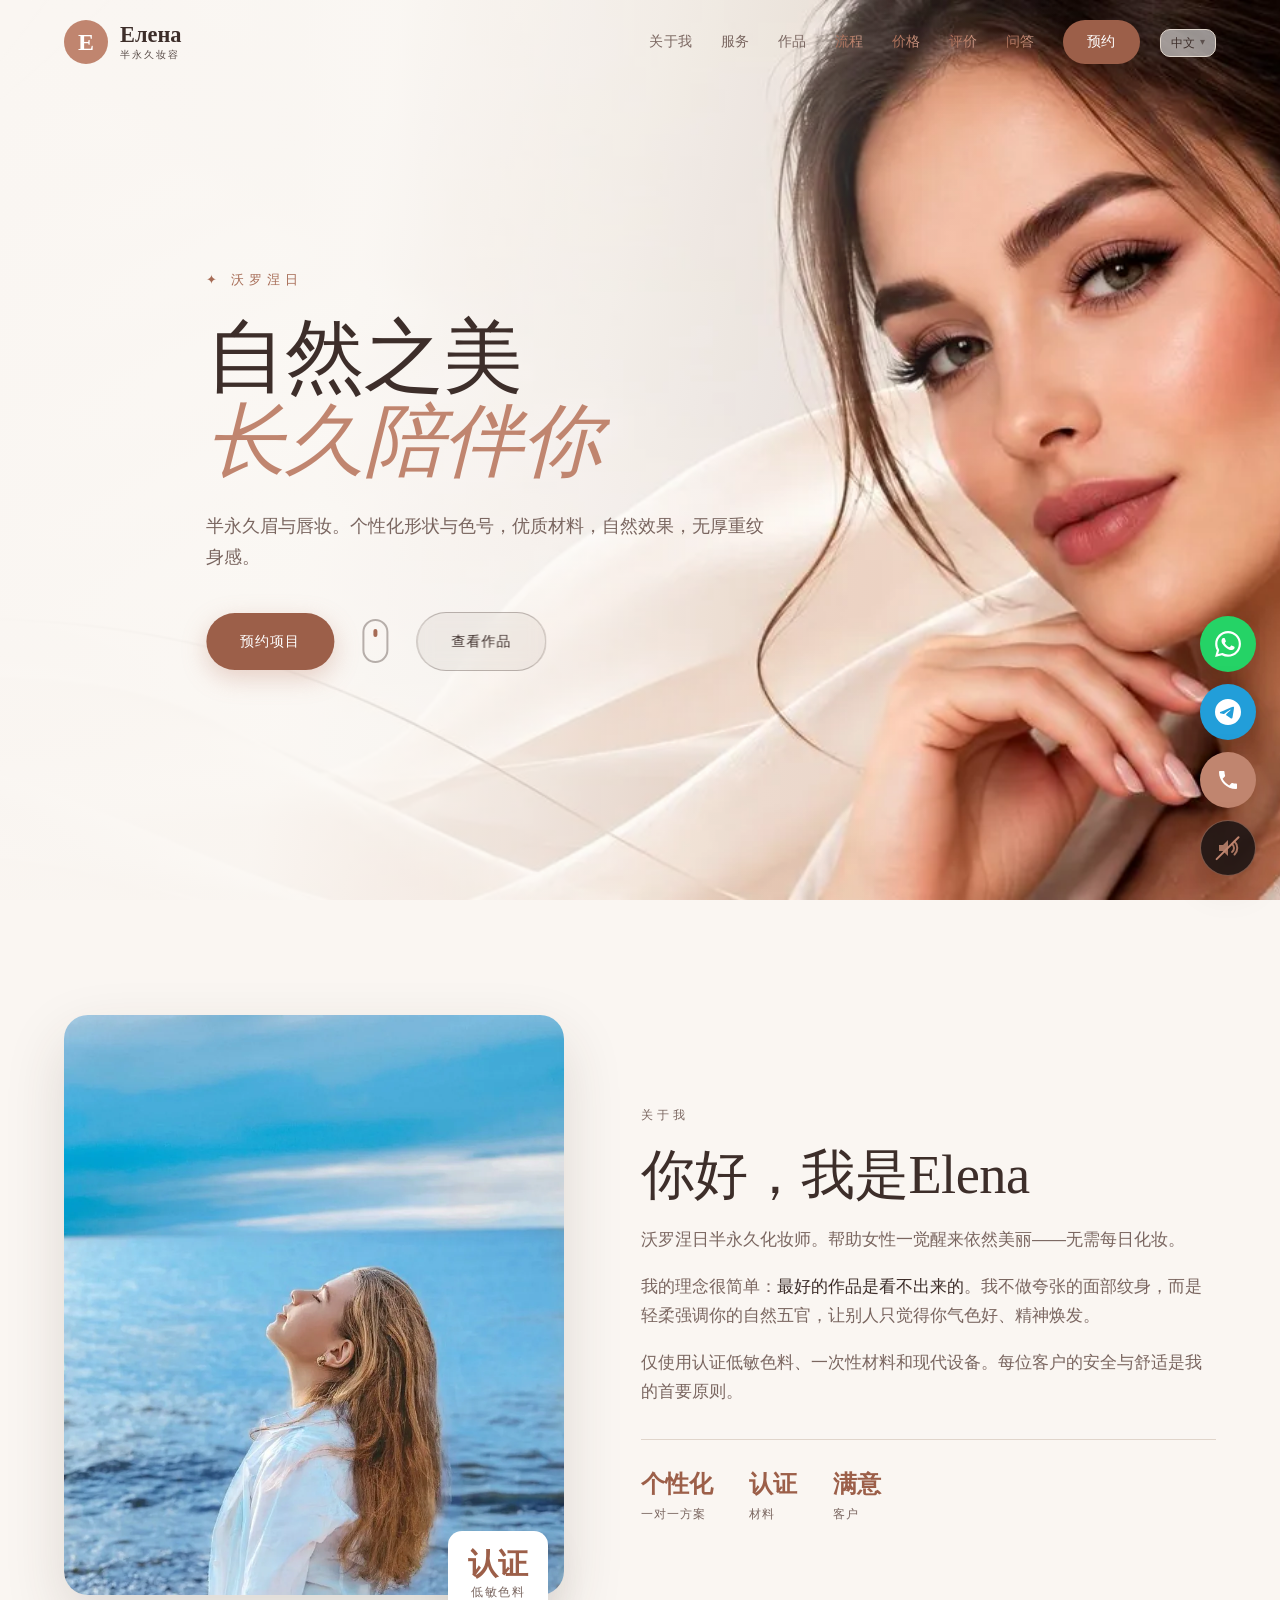
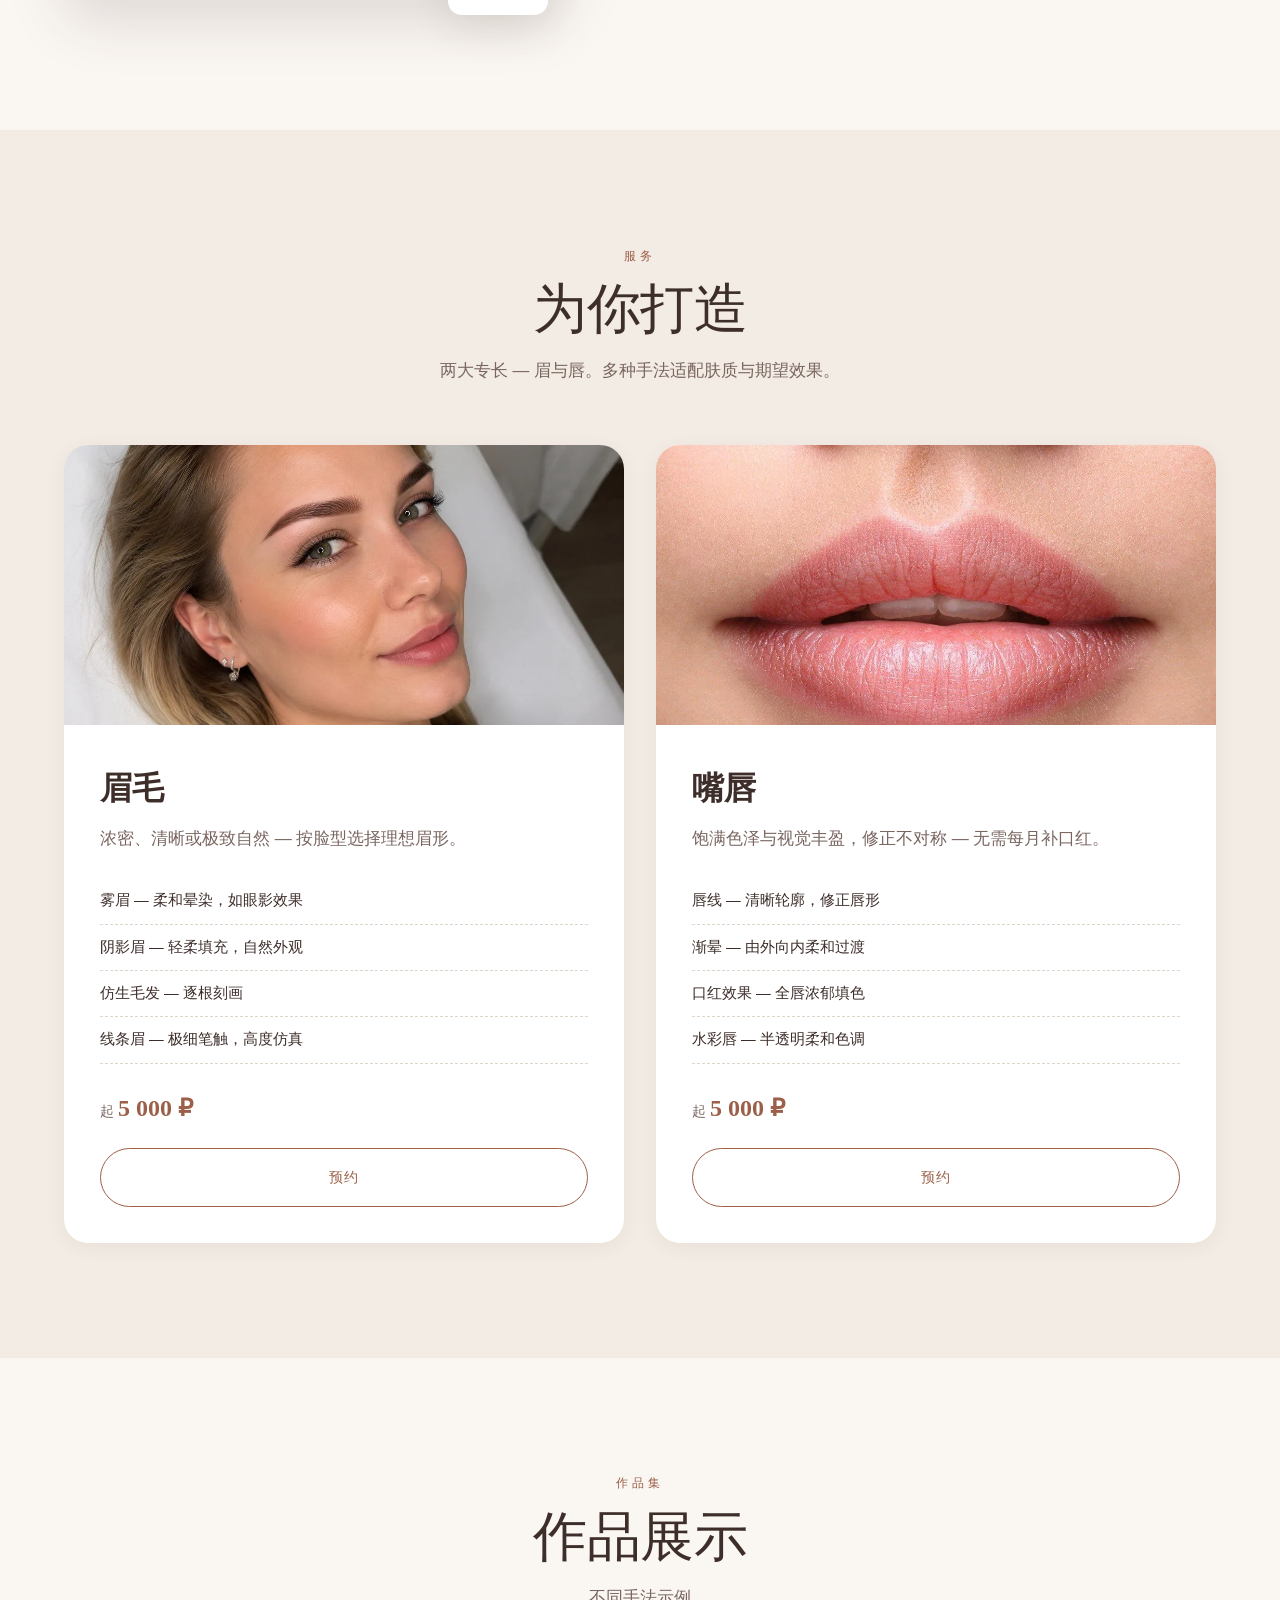
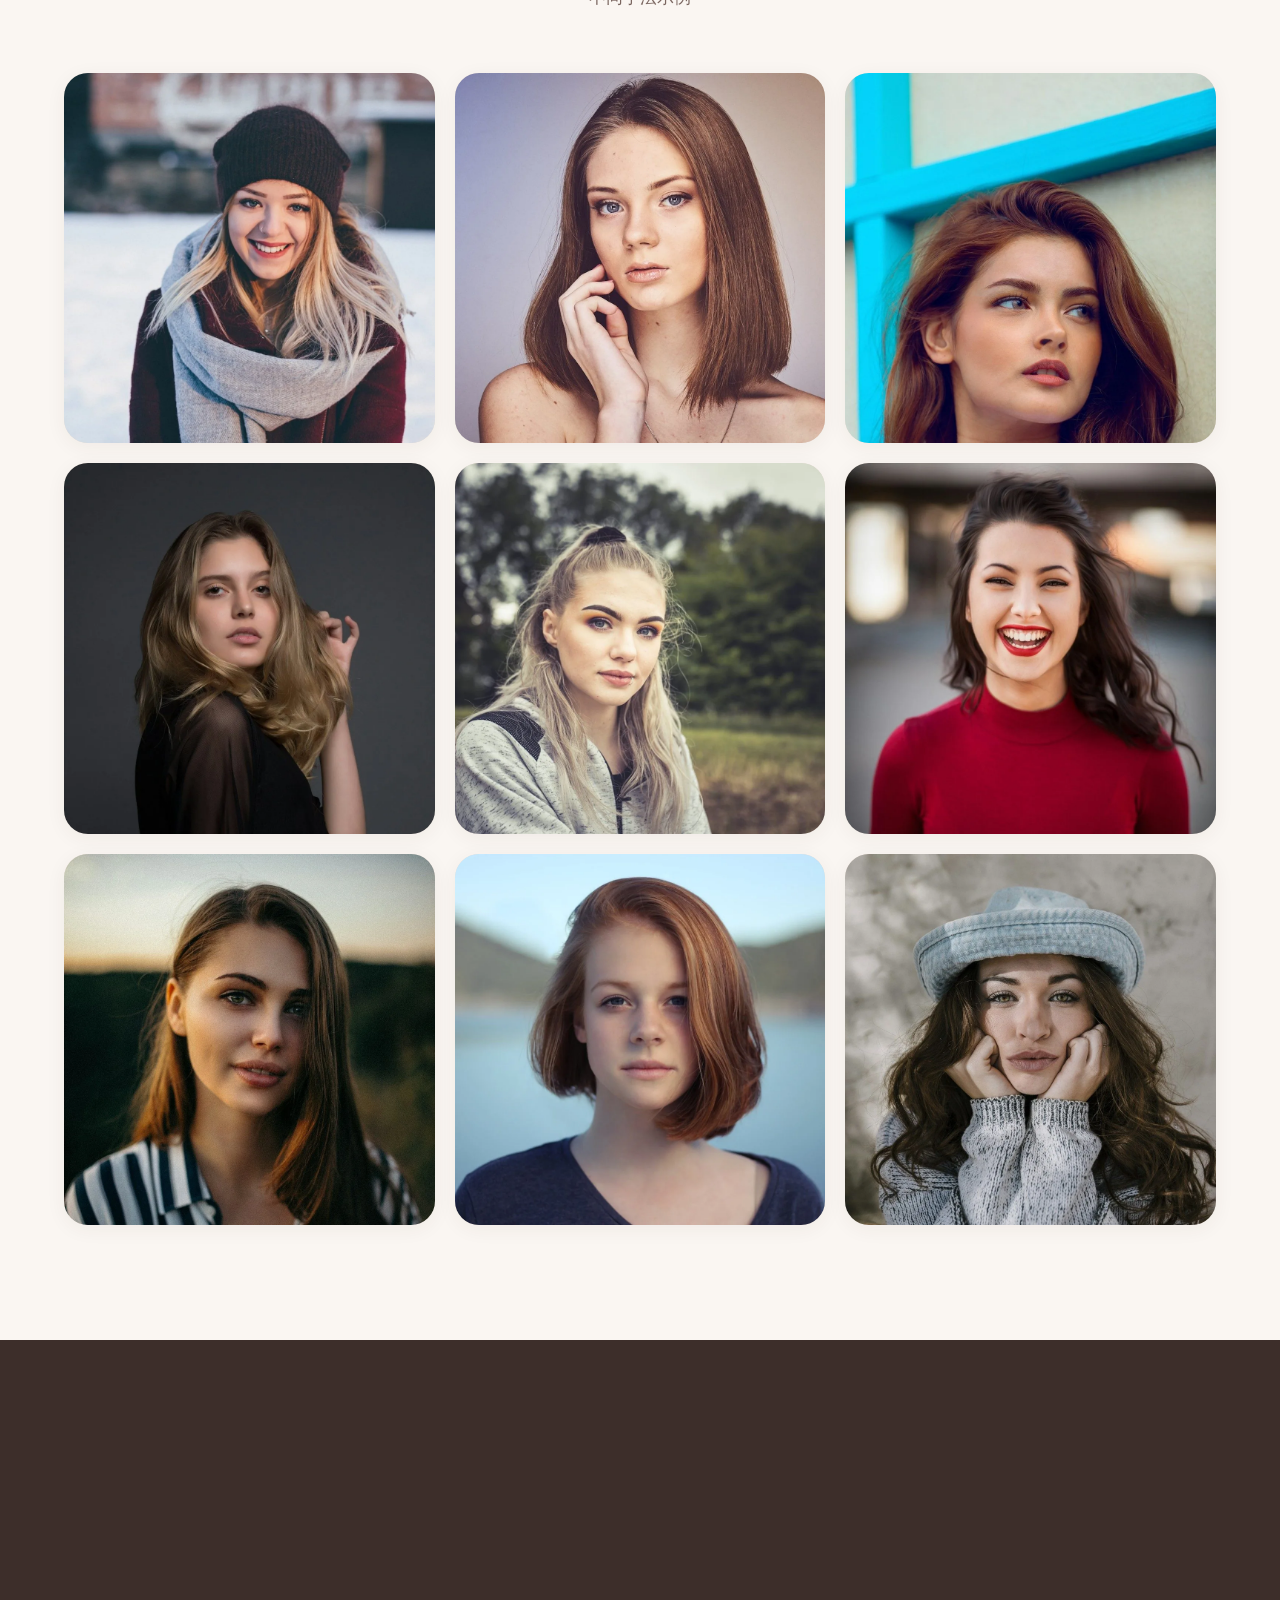
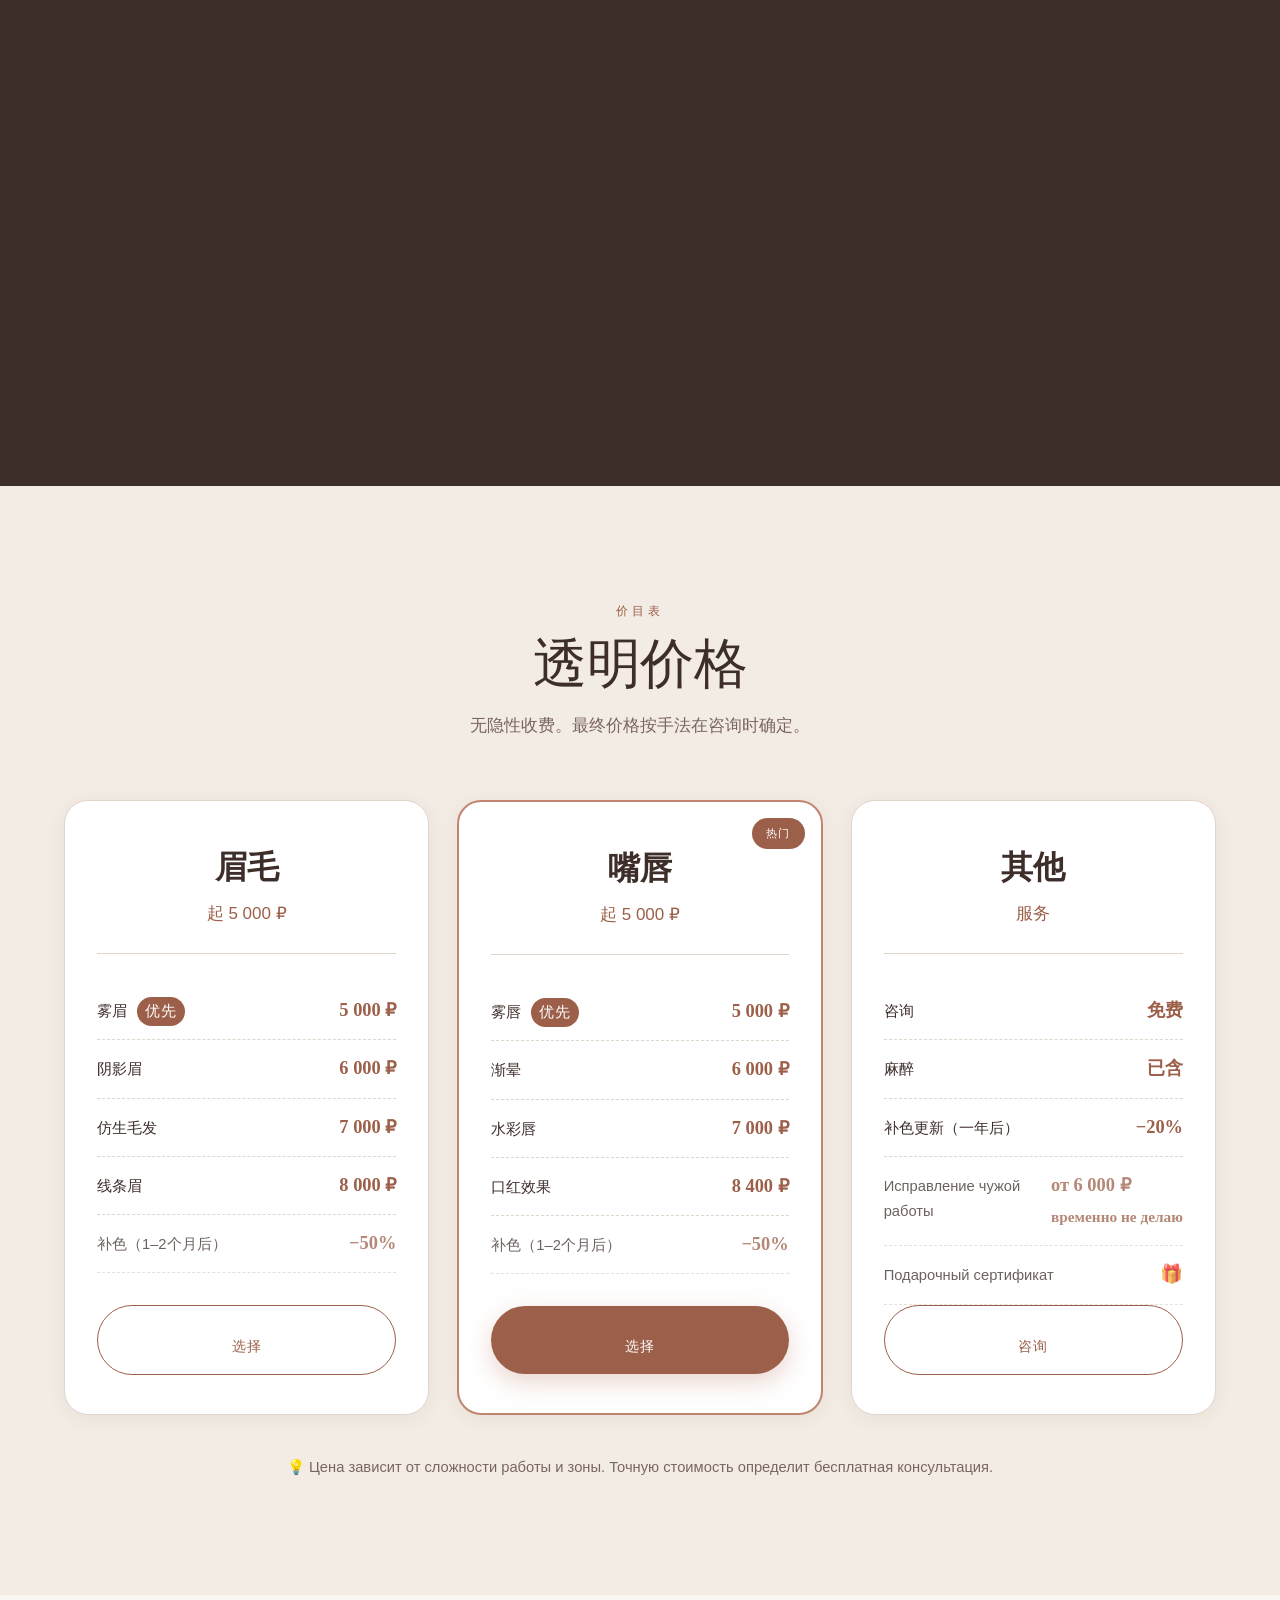
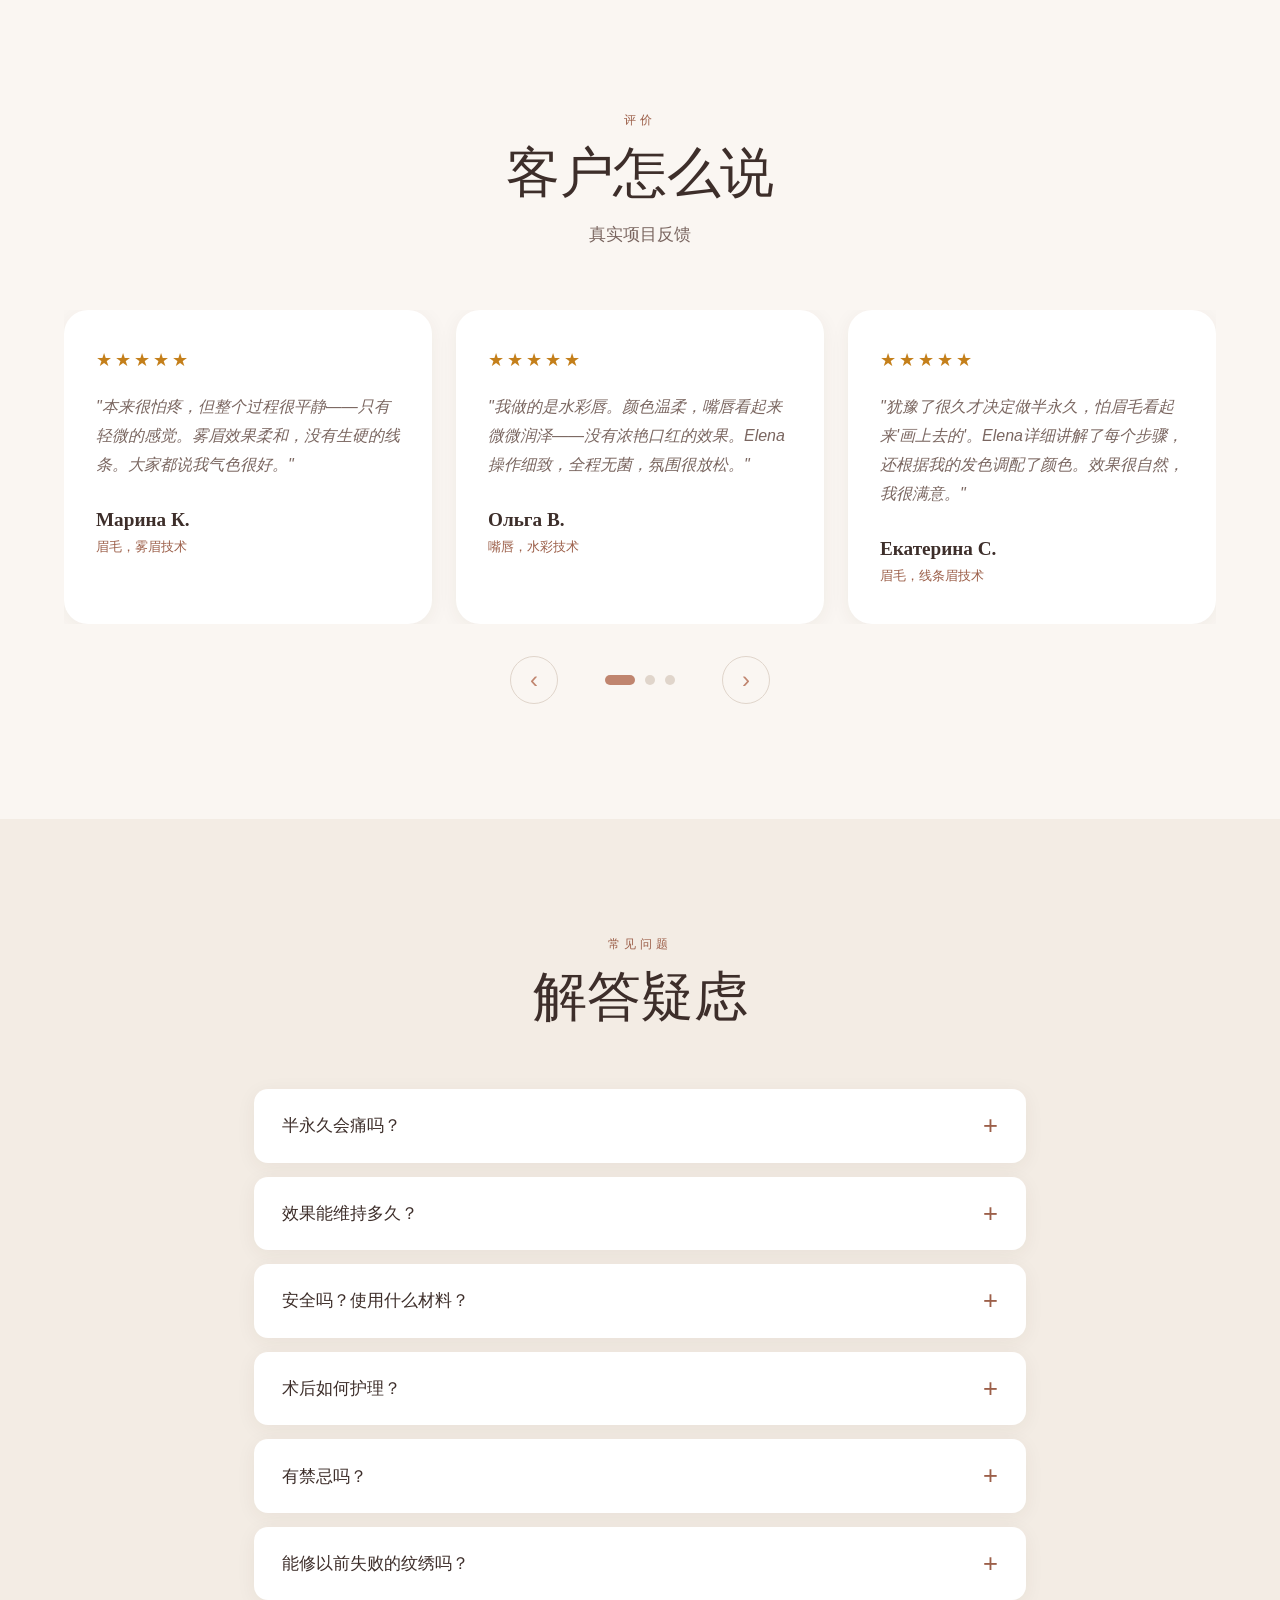
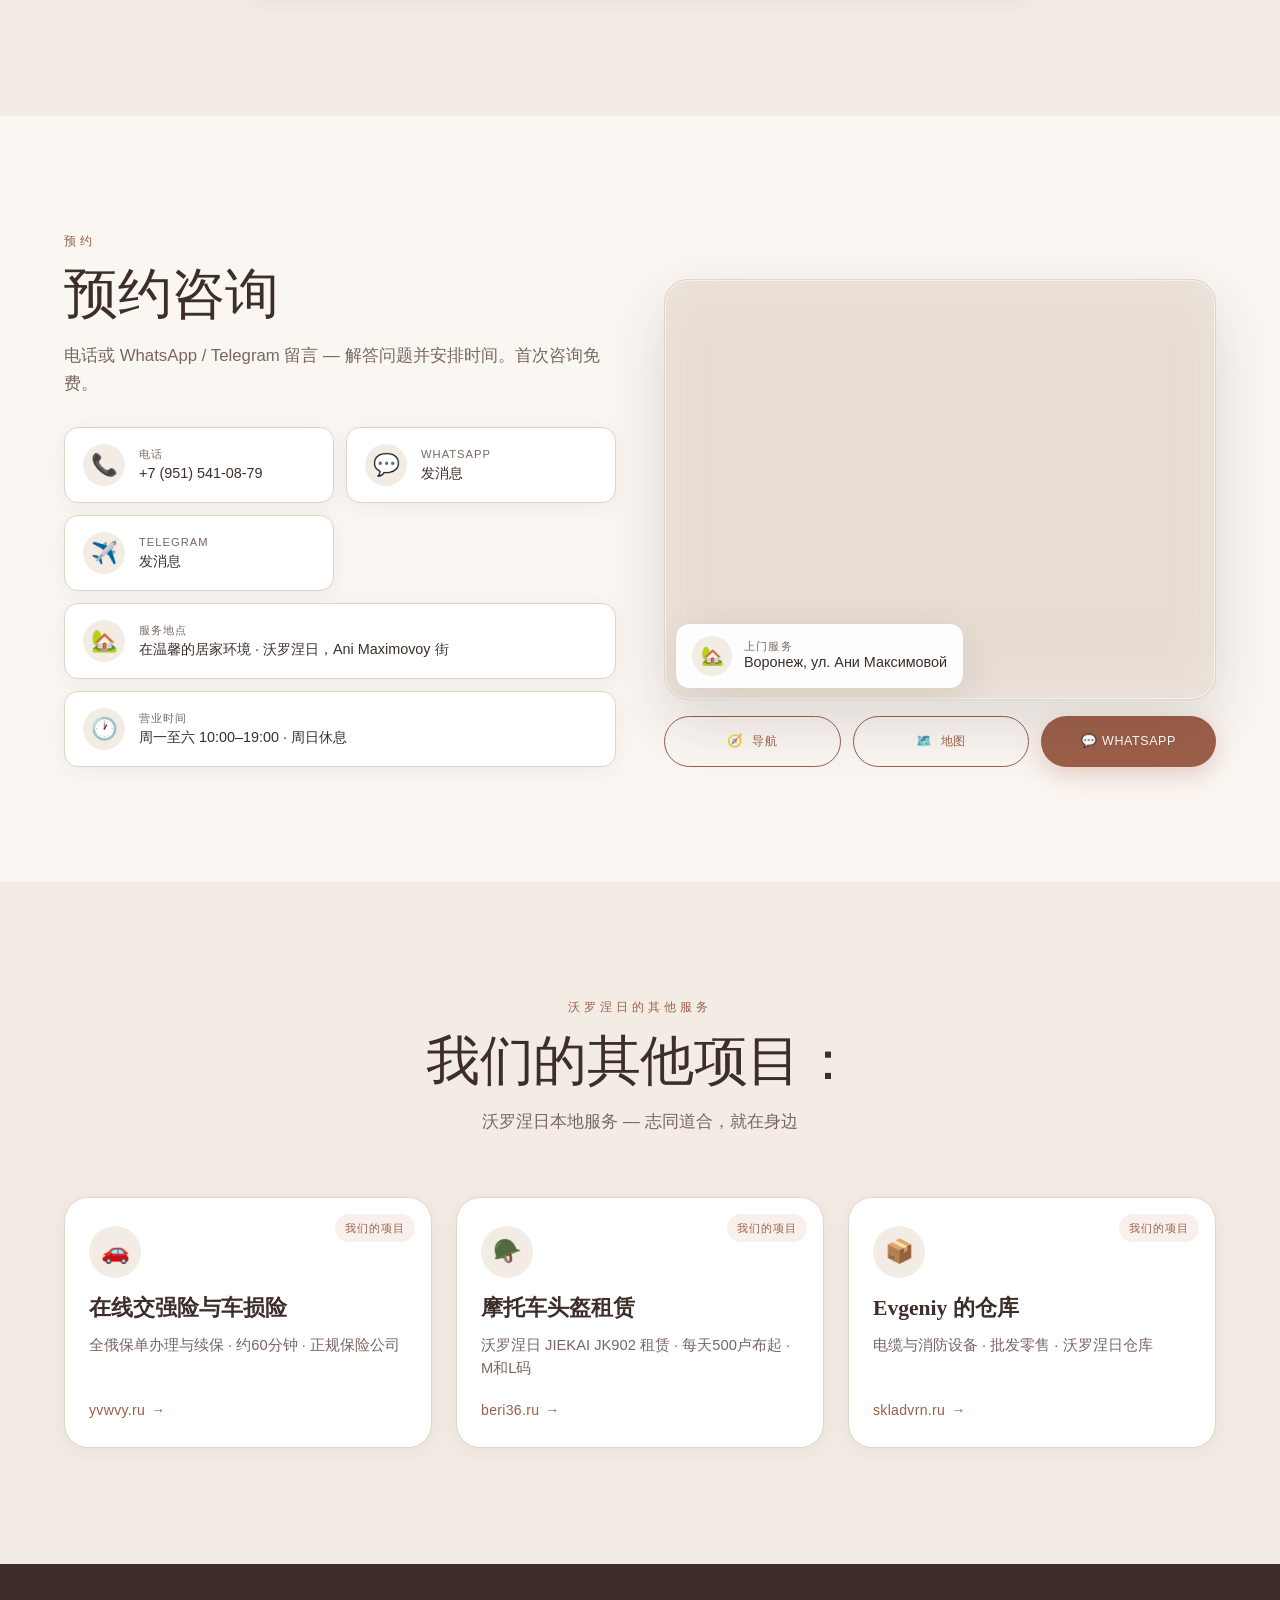
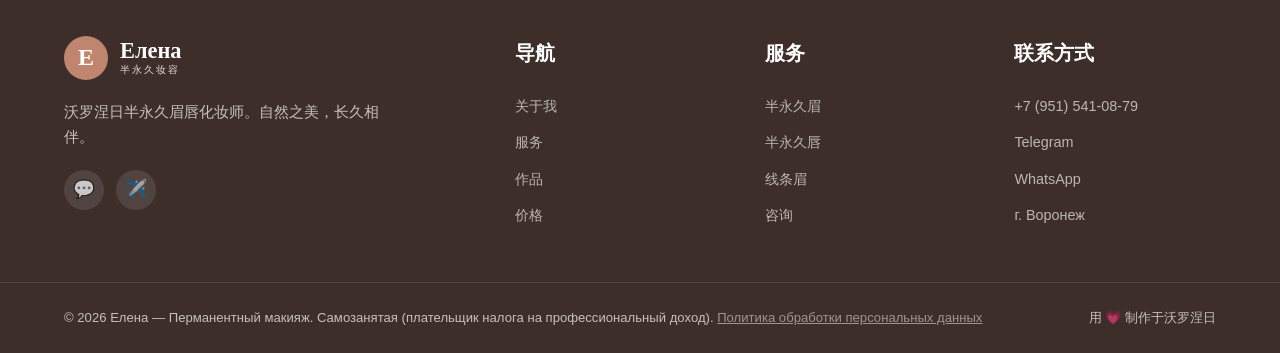
<file: index-zh.html>
<!DOCTYPE html>

<html lang="zh"><script>document.documentElement.classList.add('js');</script>
<head>
<meta charset="utf-8"/>
<meta http-equiv="Content-Security-Policy" content="default-src 'self'; script-src 'self' 'unsafe-inline' https://mc.yandex.ru https://mc.webvisor.org; style-src 'self' 'unsafe-inline' https://fonts.googleapis.com; font-src 'self' https://fonts.gstatic.com; img-src 'self' data: https://mc.yandex.ru; connect-src 'self' https://mc.yandex.ru wss://mc.yandex.ru wss://mc.yandex.com wss://mc.webvisor.org; frame-src https://yandex.ru https://mc.yandex.ru https://mc.yandex.com; base-uri 'self'; form-action 'self'; object-src 'none'; upgrade-insecure-requests"/>
<meta content="width=device-width, initial-scale=1.0, viewport-fit=cover" name="viewport"/>
<meta content="#3D2E2A" name="theme-color"/>
<meta content="index, follow" name="robots"/>
<meta content="Елена — перманентный макияж, Воронеж" name="author"/>
<meta content="沃罗涅日半永久眉妆与唇妆 — 雾眉、线条眉、水彩唇。自然效果，低敏色料。免费咨询预约。" name="description"/>
<meta content="перманентный макияж Воронеж, татуаж бровей Воронеж, пудровые брови Воронеж, микроблейдинг Воронеж, татуаж губ Воронеж, перманентный макияж губ, акварельные губы, волосковая техника бровей, перманент бровей цена, коррекция перманентного макияжа Воронеж" name="keywords"/>
<meta content="7212f6251177285f" name="yandex-verification"/>
<meta content="kPjtt6Nt6N9rTs43Lpr_PBT9k_g7PgXFMlWb2uV_ee8" name="google-site-verification"/>
<!-- Yandex.Metrika counter -->
<script type="text/javascript">
        (function(m,e,t,r,i,k,a){
            m[i]=m[i]||function(){(m[i].a=m[i].a||[]).push(arguments)};
            m[i].l=1*new Date();
            for (var j = 0; j < document.scripts.length; j++) {if (document.scripts[j].src === r) { return; }}
            k=e.createElement(t),a=e.getElementsByTagName(t)[0],k.async=1,k.src=r,a.parentNode.insertBefore(k,a)
        })(window, document,'script','https://mc.yandex.ru/metrika/tag.js?id=111347939', 'ym');

        ym(111347939, 'init', {
            webvisor: true,
            clickmap: true,
            trackLinks: true,
            accurateTrackBounce: true
        });
    </script>
<!-- /Yandex.Metrika counter -->
<title>沃罗涅日半永久妆容 — 眉与唇 | Elena</title>
<!-- Домен: elenaperm.ru -->
<link href="https://elenaperm.ru/index-zh.html" rel="canonical"/><!-- hreflang: у каждого языка теперь своя настоящая статическая страница (не ?lang= на одном URL) — так поисковики видят реальный переведённый контент по каждому адресу, а не зависят от выполнения JS в браузере. x-default ведёт на русскую версию. --><link href="https://elenaperm.ru/" hreflang="ru" rel="alternate"/><link href="https://elenaperm.ru/index-en.html" hreflang="en" rel="alternate"/><link href="https://elenaperm.ru/index-zh.html" hreflang="zh-Hans" rel="alternate"/><link href="https://elenaperm.ru/index-uz.html" hreflang="uz" rel="alternate"/><link href="https://elenaperm.ru/index-ka.html" hreflang="ka" rel="alternate"/><link href="https://elenaperm.ru/index-os.html" hreflang="os" rel="alternate"/><link href="https://elenaperm.ru/index-ky.html" hreflang="ky" rel="alternate"/><link href="https://elenaperm.ru/index-fr.html" hreflang="fr" rel="alternate"/><link href="https://elenaperm.ru/" hreflang="x-default" rel="alternate"/>

<!-- Open Graph / превью ссылок (Telegram, VK и др.) -->
<meta content="website" property="og:type"/>
<meta content="zh_CN" property="og:locale"/><meta content="ru_RU" property="og:locale:alternate"/><meta content="en_US" property="og:locale:alternate"/><meta content="uz_UZ" property="og:locale:alternate"/><meta content="ka_GE" property="og:locale:alternate"/><meta content="os_RU" property="og:locale:alternate"/><meta content="ky_KG" property="og:locale:alternate"/><meta content="fr_FR" property="og:locale:alternate"/>






<meta content="沃罗涅日半永久妆容 — 眉与唇 | Elena" property="og:title"/>
<meta content="沃罗涅日半永久眉妆与唇妆 — 雾眉、线条眉、水彩唇。自然效果，低敏色料。免费咨询预约。" property="og:description"/>
<meta content="https://elenaperm.ru/images/hero-bg-new.jpg" property="og:image"/>
<meta content="1400" property="og:image:width"/>
<meta content="642" property="og:image:height"/>
<meta content="Перманентный макияж бровей и губ в Воронеже — мастер Елена" property="og:image:alt"/>
<meta content="https://elenaperm.ru/index-zh.html" property="og:url"/>
<meta content="Елена — Перманентный макияж" property="og:site_name"/>
<!-- twitter: meta-теги убраны (X/Twitter ограничен в РФ) -->
<!-- Favicon -->
<link href="favicon.svg" rel="icon" type="image/svg+xml"/>
<link href="favicon-32.png" rel="icon" sizes="32x32" type="image/png"/>
<link href="apple-touch-icon.png" rel="apple-touch-icon"/>
<!-- Fonts -->
<link href="https://fonts.googleapis.com" rel="preconnect"/>
<link crossorigin="" href="https://fonts.gstatic.com" rel="preconnect"/>
<link href="https://fonts.googleapis.com/css2?family=Cormorant+Garamond:wght@400;500;600;700&amp;family=Jost:wght@300;400;500;600&amp;display=swap" rel="stylesheet"/>
<!-- Styles -->
<!-- Предзагрузка hero-фона: WebP для современных браузеров (~40% легче), JPG сам подтянется как фон в CSS для старых -->
<link as="image" fetchpriority="high" href="images/hero-bg-new.webp" rel="preload" type="image/webp"/>
<link href="css/style.css?v=7" rel="stylesheet"/>
<!-- Структурированные данные для поиска/карт -->
<script type="application/ld+json">
    {
        "@context": "https://schema.org",
        "@type": "BeautySalon",
        "@id": "https://elenaperm.ru/#business",
        "name": "Елена — Перманентный макияж",
        "description": "Перманентный макияж бровей и губ в Воронеже: пудровые брови, микроблейдинг, волосковая техника, акварельные губы и эффект помады. Натуральный результат, гипоаллергенные пигменты, индивидуальный подбор формы и цвета.",
        "image": "https://elenaperm.ru/images/hero-bg-new.jpg",
        "url": "https://elenaperm.ru/index-zh.html",
        "telephone": "+79515410879",
        "priceRange": "от 5000 ₽",
        "currenciesAccepted": "RUB",
        "address": {
            "@type": "PostalAddress",
            "streetAddress": "ул. Ани Максимовой",
            "addressLocality": "Воронеж",
            "addressRegion": "Воронежская область",
            "addressCountry": "RU"
        },
        "geo": {
            "@type": "GeoCoordinates",
            "latitude": 51.581948,
            "longitude": 39.323545
        },
        "areaServed": {
            "@type": "City",
            "name": "Воронеж"
        },
        "sameAs": [
            "https://wa.me/79515410879",
            "https://t.me/Annship_Psy_CTR"
        ],
        "openingHoursSpecification": [
            {
                "@type": "OpeningHoursSpecification",
                "dayOfWeek": ["Monday","Tuesday","Wednesday","Thursday","Friday","Saturday"],
                "opens": "10:00",
                "closes": "19:00"
            }
        ],
        "hasOfferCatalog": {
            "@type": "OfferCatalog",
            "name": "Услуги перманентного макияжа",
            "itemListElement": [
                {
                    "@type": "Offer",
                    "itemOffered": { "@type": "Service", "name": "Перманентный макияж бровей (пудровая, теневая, волосковая техника, микроблейдинг)" },
                    "priceCurrency": "RUB",
                    "price": "5000"
                },
                {
                    "@type": "Offer",
                    "itemOffered": { "@type": "Service", "name": "Перманентный макияж губ (контур, растушёвка, акварель, эффект помады)" },
                    "priceCurrency": "RUB",
                    "price": "5000"
                }
            ]
        }
    }
    </script>
</head>
<body>
<!-- Пиксель Яндекс.Метрики для случая без JS — по спецификации HTML5 <noscript><div> не может
         жить внутри <head> (там разрешены только link/style/meta), поэтому перенесено сюда. -->
<noscript><div><img alt="" src="https://mc.yandex.ru/watch/111347939" style="position:absolute; left:-9999px;"/></div></noscript>
<a class="skip-link" href="#hero">跳到内容</a>
<!-- Оверлей мобильного меню -->
<div aria-hidden="true" class="nav-overlay" id="navOverlay"></div>
<!-- ============ ПЛАВАЮЩИЕ КНОПКИ ============ -->
<div class="floating-buttons">
<a aria-label="WhatsApp" class="float-btn float-whatsapp" href="https://wa.me/79515410879" rel="noopener noreferrer" target="_blank">
<svg fill="currentColor" height="26" viewbox="0 0 24 24" width="26"><path d="M17.472 14.382c-.297-.149-1.758-.867-2.03-.967-.273-.099-.471-.148-.67.15-.197.297-.767.966-.94 1.164-.173.199-.347.223-.644.075-.297-.15-1.255-.463-2.39-1.475-.883-.788-1.48-1.761-1.653-2.059-.173-.297-.018-.458.13-.606.134-.133.298-.347.446-.52.149-.174.198-.298.298-.497.099-.198.05-.371-.025-.52-.075-.149-.669-1.612-.916-2.207-.242-.579-.487-.5-.669-.51-.173-.008-.371-.01-.57-.01-.198 0-.52.074-.792.372-.272.297-1.04 1.016-1.04 2.479 0 1.462 1.065 2.875 1.213 3.074.149.198 2.096 3.2 5.077 4.487.709.306 1.262.489 1.694.625.712.227 1.36.195 1.871.118.571-.085 1.758-.719 2.006-1.413.248-.694.248-1.289.173-1.413-.074-.124-.272-.198-.57-.347m-5.421 7.403h-.004a9.87 9.87 0 01-5.031-1.378l-.361-.214-3.741.982.998-3.648-.235-.374a9.86 9.86 0 01-1.51-5.26c.001-5.45 4.436-9.884 9.888-9.884 2.64 0 5.122 1.03 6.988 2.898a9.825 9.825 0 012.893 6.994c-.003 5.45-4.437 9.884-9.885 9.884m8.413-18.297A11.815 11.815 0 0012.05 0C5.495 0 .16 5.335.157 11.892c0 2.096.547 4.142 1.588 5.945L.057 24l6.305-1.654a11.882 11.882 0 005.683 1.448h.005c6.554 0 11.89-5.335 11.893-11.893a11.821 11.821 0 00-3.48-8.413Z"></path></svg>
</a>
<a aria-label="Telegram" class="float-btn float-telegram" href="https://t.me/Annship_Psy_CTR" rel="noopener noreferrer" target="_blank">
<svg fill="currentColor" height="26" viewbox="0 0 24 24" width="26"><path d="M11.944 0A12 12 0 0 0 0 12a12 12 0 0 0 12 12 12 12 0 0 0 12-12A12 12 0 0 0 12 0a12 12 0 0 0-.056 0zm4.962 7.224c.1-.002.321.023.465.14a.506.506 0 0 1 .171.325c.016.093.036.306.02.472-.18 1.898-.962 6.502-1.36 8.627-.168.9-.499 1.201-.82 1.23-.696.065-1.225-.46-1.9-.902-1.056-.693-1.653-1.124-2.678-1.8-1.185-.78-.417-1.21.258-1.91.177-.184 3.247-2.977 3.307-3.23.007-.032.014-.15-.056-.212s-.174-.041-.249-.024c-.106.024-1.793 1.14-5.061 3.345-.48.33-.913.49-1.302.48-.428-.008-1.252-.241-1.865-.44-.752-.245-1.349-.374-1.297-.789.027-.216.325-.437.893-.663 3.498-1.524 5.83-2.529 6.998-3.014 3.332-1.386 4.025-1.627 4.476-1.635z"></path></svg>
</a>
<a aria-label="Позвонить" class="float-btn float-phone" href="tel:+79515410879">
<svg fill="currentColor" height="24" viewbox="0 0 24 24" width="24"><path d="M6.62 10.79c1.44 2.83 3.76 5.14 6.59 6.59l2.2-2.2c.27-.27.67-.36 1.02-.24 1.12.37 2.33.57 3.57.57.55 0 1 .45 1 1V20c0 .55-.45 1-1 1-9.39 0-17-7.61-17-17 0-.55.45-1 1-1h3.5c.55 0 1 .45 1 1 0 1.25.2 2.45.57 3.57.11.35.03.74-.25 1.02l-2.2 2.2z"></path></svg>
</a>
<button aria-label="Музыка" aria-pressed="false" class="float-btn float-music" id="musicToggle" type="button">
<svg fill="currentColor" height="24" viewbox="0 0 24 24" width="24"><path d="M3 9v6h4l5 5V4L7 9H3z"/><path d="M16 8a5 5 0 0 1 0 8" fill="none" stroke="currentColor" stroke-width="2" stroke-linecap="round"/><path d="M18.5 5.5a9 9 0 0 1 0 13" fill="none" stroke="currentColor" stroke-width="2" stroke-linecap="round"/></svg>
</button>
</div>
<!-- ============ НАВИГАЦИЯ ============ -->
<header class="navbar" id="navbar">
<div class="container nav-container">
<a class="logo" href="#hero">
<span class="logo-mark">Е</span>
<span class="logo-text">Елена<small>半永久妆容</small></span>
</a>
<nav class="nav-menu" id="navMenu">
<a class="nav-link" href="#about">关于我</a>
<a class="nav-link" href="#services">服务</a>
<a class="nav-link" href="#portfolio">作品</a>
<a class="nav-link nav-link-gradient" href="#process">流程</a>
<a class="nav-link nav-link-gradient" href="#pricing">价格</a>
<a class="nav-link nav-link-gradient" href="#reviews">评价</a>
<a class="nav-link nav-link-gradient" href="#faq">问答</a>
<a class="nav-link nav-cta" href="#booking">预约</a>
</nav>
<div aria-label="Language" class="lang-dropdown lang-dropdown-static" id="langSwitcher"><button aria-expanded="false" aria-haspopup="listbox" aria-label="Language" class="lang-toggle" id="langToggle" type="button"><span class="lang-current" id="langCurrent">中文</span><span aria-hidden="true" class="lang-chevron">▾</span></button><div aria-label="Language" class="lang-menu" id="langMenu" role="listbox"><a aria-selected="false" class="lang-option" href="index.html" role="option"><span class="lang-option-code">RU</span><span class="lang-option-name">Русский</span></a><a aria-selected="false" class="lang-option" href="index-en.html" role="option"><span class="lang-option-code">EN</span><span class="lang-option-name">English</span></a><span aria-selected="true" class="lang-option active" role="option"><span class="lang-option-code">中文</span><span class="lang-option-name">中文</span></span><a aria-selected="false" class="lang-option" href="index-uz.html" role="option"><span class="lang-option-code">UZ</span><span class="lang-option-name">O'zbekcha</span></a><a aria-selected="false" class="lang-option" href="index-ka.html" role="option"><span class="lang-option-code">KA</span><span class="lang-option-name">ქართული</span></a><a aria-selected="false" class="lang-option" href="index-os.html" role="option"><span class="lang-option-code">OS</span><span class="lang-option-name">Ирон</span></a><a aria-selected="false" class="lang-option" href="index-ky.html" role="option"><span class="lang-option-code">KY</span><span class="lang-option-name">Кыргызча</span></a><a aria-selected="false" class="lang-option" href="index-fr.html" role="option"><span class="lang-option-code">FR</span><span class="lang-option-name">Français</span></a></div></div>
<button aria-label="菜单" class="burger" id="burger" type="button">
<span></span><span></span><span></span>
</button>
</div>
</header>
<!-- ============ HERO ============ -->
<section class="hero" id="hero">
<div class="hero-overlay"></div>
<div class="container hero-content">
<p class="hero-tagline reveal">✦ 沃罗涅日</p>
<h1 class="hero-title reveal">自然之美<br/><em>长久陪伴你</em></h1>
<p class="hero-subtitle reveal">半永久眉与唇妆。个性化形状与色号，优质材料，自然效果，无厚重纹身感。</p>
<div class="hero-cta reveal">
<div class="hero-buttons">
<a class="btn btn-primary" href="#booking">预约项目</a>
<a aria-label="Прокрутить вниз" class="hero-scroll" href="#about">
<span></span>
</a>
<a class="btn btn-ghost" href="#portfolio">查看作品</a>
</div>
</div>
</div>
</section>
<!-- ============ О ЕЛЕНЕ ============ -->
<section class="section about" id="about">
<div class="container about-grid">
<div class="about-image reveal">
<picture><source srcset="images/about-elena.webp" type="image/webp"/><img alt="Elena — 沃罗涅日半永久眉唇妆容师" height="1067" loading="lazy" src="images/about-elena.jpg" width="800"/></picture>
<div class="about-badge">
<span class="badge-num">认证</span>
<span class="badge-text">低敏色料</span>
</div>
</div>
<div class="about-text reveal">
<p class="eyebrow">关于我</p>
<h2 class="section-title">你好，我是Elena</h2>
<p>沃罗涅日半永久化妆师。帮助女性一觉醒来依然美丽——无需每日化妆。</p>
<p>我的理念很简单：<strong>最好的作品是看不出来的</strong>。我不做夸张的面部纹身，而是轻柔强调你的自然五官，让别人只觉得你气色好、精神焕发。</p>
<p>仅使用认证低敏色料、一次性材料和现代设备。每位客户的安全与舒适是我的首要原则。</p>
<div class="about-stats">
<div class="stat">
<span class="stat-num stat-text">个性化</span>
<span class="stat-label">一对一方案</span>
</div>
<div class="stat">
<span class="stat-num stat-text">认证</span>
<span class="stat-label">材料</span>
</div>
<div class="stat">
<span class="stat-num stat-text">满意</span>
<span class="stat-label">客户</span>
</div>
</div>
</div>
</div>
</section>
<!-- ============ УСЛУГИ ============ -->
<section class="section services" id="services">
<div class="container">
<div class="section-head reveal">
<p class="eyebrow">服务</p>
<h2 class="section-title">为你打造</h2>
<p class="section-sub">两大专长 — 眉与唇。多种手法适配肤质与期望效果。</p>
</div>
<div class="services-grid">
<!-- БРОВИ -->
<article class="service-card reveal">
<div class="service-img">
<picture><source srcset="images/service-brows.webp" type="image/webp"/><img alt="沃罗涅日半永久眉妆 — 雾眉与线条眉技术" height="733" loading="lazy" src="images/service-brows.jpg" width="1100"/></picture>
</div>
<div class="service-body">
<h3>眉毛</h3>
<p class="service-desc">浓密、清晰或极致自然 — 按脸型选择理想眉形。</p>
<ul class="service-list">
<li>雾眉 — 柔和晕染，如眼影效果</li>
<li>阴影眉 — 轻柔填充，自然外观</li>
<li>仿生毛发 — 逐根刻画</li>
<li>线条眉 — 极细笔触，高度仿真</li>
</ul>
<div class="service-from"><span>起</span> <strong>5 000 ₽</strong></div>
<a class="btn btn-outline" href="#booking">预约</a>
</div>
</article>
<!-- ГУБЫ -->
<article class="service-card reveal">
<div class="service-img">
<picture><source srcset="images/service-lips.webp" type="image/webp"/><img alt="沃罗涅日半永久唇妆 — 水彩技术与丰唇效果" height="798" loading="lazy" src="images/service-lips.jpg" width="1077"/></picture>
</div>
<div class="service-body">
<h3>嘴唇</h3>
<p class="service-desc">饱满色泽与视觉丰盈，修正不对称 — 无需每月补口红。</p>
<ul class="service-list">
<li>唇线 — 清晰轮廓，修正唇形</li>
<li>渐晕 — 由外向内柔和过渡</li>
<li>口红效果 — 全唇浓郁填色</li>
<li>水彩唇 — 半透明柔和色调</li>
</ul>
<div class="service-from"><span>起</span> <strong>5 000 ₽</strong></div>
<a class="btn btn-outline" href="#booking">预约</a>
</div>
</article>
</div>
</div>
</section>
<!-- ============ ГАЛЕРЕЯ РАБОТ ============ -->
<section class="section portfolio" id="portfolio">
<div class="container">
<div class="section-head reveal">
<p class="eyebrow">作品集</p>
<h2 class="section-title">作品展示</h2>
<p class="section-sub">不同手法示例</p>
</div>
<div class="portfolio-grid">
<div class="portfolio-item reveal"><picture><source srcset="images/g1.webp" type="image/webp"/><img alt="雾眉 — Elena 在沃罗涅日的作品" height="1000" loading="lazy" src="images/g1.jpg" width="1000"/></picture></div>
<div class="portfolio-item reveal"><picture><source srcset="images/g2.webp" type="image/webp"/><img alt="半永久眉妆 — 自然效果" height="1000" loading="lazy" src="images/g2.jpg" width="1000"/></picture></div>
<div class="portfolio-item reveal"><picture><source srcset="images/g3.webp" type="image/webp"/><img alt="水彩唇 — 沃罗涅日半永久妆容" height="1000" loading="lazy" src="images/g3.jpg" width="1000"/></picture></div>
<div class="portfolio-item reveal"><picture><source srcset="images/g4.webp" type="image/webp"/><img alt="半永久眉唇 — 前后对比" height="1000" loading="lazy" src="images/g4.jpg" width="1000"/></picture></div>
<div class="portfolio-item reveal"><picture><source srcset="images/g5.webp" type="image/webp"/><img alt="线条眉 — Elena 的作品" height="1000" loading="lazy" src="images/g5.jpg" width="1000"/></picture></div>
<div class="portfolio-item reveal"><picture><source srcset="images/g6.webp" type="image/webp"/><img alt="影调眉技术 — 半永久妆容" height="1000" loading="lazy" src="images/g6.jpg" width="1000"/></picture></div>
<div class="portfolio-item reveal"><picture><source srcset="images/g7.webp" type="image/webp"/><img alt="沃罗涅日线条眉技术" height="1000" loading="lazy" src="images/g7.jpg" width="1000"/></picture></div>
<div class="portfolio-item reveal"><picture><source srcset="images/g8.webp" type="image/webp"/><img alt="半永久唇妆 — 丰唇效果" height="1000" loading="lazy" src="images/g8.jpg" width="1000"/></picture></div>
<div class="portfolio-item reveal"><picture><source srcset="images/g9.webp" type="image/webp"/><img alt="自然的半永久眉唇妆容" height="1000" loading="lazy" src="images/g9.jpg" width="1000"/></picture></div>
</div>
</div>
</section>
<!-- ============ ПРОЦЕСС ============ -->
<section class="section process" id="process">
<div class="container">
<div class="section-head reveal">
<p class="eyebrow">流程</p>
<h2 class="section-title">通往理想效果之路</h2>
<p class="section-sub">从初次沟通到完全愈合 — 每一步我都陪伴你。</p>
</div>
<div class="process-timeline">
<div class="process-step reveal">
<div class="step-num">01</div>
<div class="step-icon">💬</div>
<h3>咨询</h3>
<p>沟通需求、评估皮肤、排除禁忌。选择形状与色料。</p>
</div>
<div class="process-step reveal">
<div class="step-num">02</div>
<div class="step-icon">✏️</div>
<h3>设计稿</h3>
<p>手绘预想形状 — 开工前即可看到效果并调整。</p>
</div>
<div class="process-step reveal">
<div class="step-num">03</div>
<div class="step-icon">💉</div>
<h3>操作</h3>
<p>舒适、基本无痛，一次性材料。约1.5–2.5小时。</p>
</div>
<div class="process-step reveal">
<div class="step-num">04</div>
<div class="step-icon">💗</div>
<h3>护理与补色</h3>
<p>详细护理说明。1–2个月后补色，效果可保持数年。</p>
</div>
</div>
</div>
</section>
<!-- ============ ЦЕНЫ ============ -->
<section class="section pricing" id="pricing">
<div class="container">
<div class="section-head reveal">
<p class="eyebrow">价目表</p>
<h2 class="section-title">透明价格</h2>
<p class="section-sub">无隐性收费。最终价格按手法在咨询时确定。</p>
</div>
<div class="pricing-grid">
<!-- БРОВИ -->
<div class="price-card reveal">
<div class="price-head">
<h3>眉毛</h3>
<p><span>起</span> 5 000 ₽</p>
</div>
<ul class="price-list">
<li><span>雾眉 <span class="price-priority">优先</span></span><strong>5 000 ₽</strong></li>
<li><span>阴影眉</span><strong>6 000 ₽</strong></li>
<li><span>仿生毛发</span><strong>7 000 ₽</strong></li>
<li><span>线条眉</span><strong>8 000 ₽</strong></li>
<li class="price-note"><span>补色（1–2个月后）</span><strong>−50%</strong></li>
</ul>
<a class="btn btn-outline btn-block" href="#booking">选择</a>
</div>
<!-- ГУБЫ -->
<div class="price-card price-featured reveal">
<div class="price-badge">热门</div>
<div class="price-head">
<h3>嘴唇</h3>
<p><span>起</span> 5 000 ₽</p>
</div>
<ul class="price-list">
<li><span>雾唇 <span class="price-priority">优先</span></span><strong>5 000 ₽</strong></li>
<li><span>渐晕</span><strong>6 000 ₽</strong></li>
<li><span>水彩唇</span><strong>7 000 ₽</strong></li>
<li><span>口红效果</span><strong>8 400 ₽</strong></li>
<li class="price-note"><span>补色（1–2个月后）</span><strong>−50%</strong></li>
</ul>
<a class="btn btn-primary btn-block" href="#booking">选择</a>
</div>
<!-- ДОПОЛНИТЕЛЬНО -->
<div class="price-card reveal">
<div class="price-head">
<h3>其他</h3>
<p>服务</p>
</div>
<ul class="price-list">
<li><span>咨询</span><strong>免费</strong></li>
<li><span>麻醉</span><strong>已含</strong></li>
<li><span>补色更新（一年后）</span><strong>−20%</strong></li>
<li class="price-note"><span>Исправление чужой работы</span><strong>от 6 000 ₽<br/><small>временно не делаю</small></strong></li>
<li class="price-note"><span>Подарочный сертификат</span><strong>🎁</strong></li>
</ul>
<a class="btn btn-outline btn-block" href="#booking">咨询</a>
</div>
</div>
<p class="pricing-foot reveal">💡 Цена зависит от сложности работы и зоны. Точную стоимость определит бесплатная консультация.</p>
</div>
</section>
<!-- ============ ОТЗЫВЫ ============ -->
<section class="section reviews" id="reviews">
<div class="container">
<div class="section-head reveal">
<p class="eyebrow">评价</p>
<h2 class="section-title">客户怎么说</h2>
<p class="section-sub">真实项目反馈</p>
</div>
<div class="reviews-viewport">
<div class="reviews-track" id="reviewsTrack">
<div class="review-card">
<div class="stars">★★★★★</div>
<p>"本来很怕疼，但整个过程很平静——只有轻微的感觉。雾眉效果柔和，没有生硬的线条。大家都说我气色很好。"</p>
<div class="review-author"><strong>Марина К.</strong><span>眉毛，雾眉技术</span></div>
</div>
<div class="review-card">
<div class="stars">★★★★★</div>
<p>"我做的是水彩唇。颜色温柔，嘴唇看起来微微润泽——没有浓艳口红的效果。Elena操作细致，全程无菌，氛围很放松。"</p>
<div class="review-author"><strong>Ольга В.</strong><span>嘴唇，水彩技术</span></div>
</div>
<div class="review-card">
<div class="stars">★★★★★</div>
<p>"犹豫了很久才决定做半永久，怕眉毛看起来'画上去的'。Elena详细讲解了每个步骤，还根据我的发色调配了颜色。效果很自然，我很满意。"</p>
<div class="review-author"><strong>Екатерина С.</strong><span>眉毛，线条眉技术</span></div>
</div>
<div class="review-card">
<div class="stars">★★★★★</div>
<p>"我做了眉毛和嘴唇。早上不用再化妆——每天都省了不少时间。Elena是按我的脸型定制的形状，而不是套用'流行'模板。"</p>
<div class="review-author"><strong>Анна Л.</strong><span>眉毛+嘴唇</span></div>
</div>
<div class="review-card">
<div class="stars">★★★★★</div>
<p>"我选择了线条眉，想要单根眉毛的效果。做出来很精致自然。恢复后颜色略微变浅，Elena之前也提醒过我。打算再去补色。"</p>
<div class="review-author"><strong>Дарья М.</strong><span>线条眉</span></div>
</div>
</div>
</div>
<div class="reviews-nav">
<button aria-label="Предыдущий" class="review-btn" id="reviewPrev" type="button">‹</button>
<div class="reviews-dots" id="reviewDots"></div>
<button aria-label="Следующий" class="review-btn" id="reviewNext" type="button">›</button>
</div>
</div>
</section>
<!-- ============ FAQ ============ -->
<section class="section faq" id="faq">
<div class="container faq-container">
<div class="section-head reveal">
<p class="eyebrow">常见问题</p>
<h2 class="section-title">解答疑虑</h2>
</div>
<div class="faq-list">
<div class="faq-item reveal">
<button class="faq-question" type="button">
<span>半永久会痛吗？</span>
<span class="faq-icon">+</span>
</button>
<div class="faq-answer">
<p>不会。过程舒适，仅有轻微触感。多数客户会放松，甚至打瞌睡。</p>
</div>
</div>
<div class="faq-item reveal">
<button class="faq-question" type="button">
<span>效果能维持多久？</span>
<span class="faq-icon">+</span>
</button>
<div class="faq-answer">
<p>平均1至3年，取决于肤质、手法与护理。油性皮肤褪色较快，干性更久。建议1–2个月后补色一次。</p>
</div>
</div>
<div class="faq-item reveal">
<button class="faq-question" type="button">
<span>安全吗？使用什么材料？</span>
<span class="faq-icon">+</span>
</button>
<div class="faq-answer">
<p>安全。遵守全部规范。仅用无菌一次性材料，当面拆封。认证低敏色料。设备按卫生标准处理。</p>
</div>
</div>
<div class="faq-item reveal">
<button class="faq-question" type="button">
<span>术后如何护理？</span>
<span class="faq-icon">+</span>
</button>
<div class="faq-answer">
<p>提供详细说明与护理霜。前5–7天：勿沾水、勿摩擦、勿桑拿泳池日光浴、勿化妆。完全愈合2–4周。</p>
</div>
</div>
<div class="faq-item reveal">
<button class="faq-question" type="button">
<span>有禁忌吗？</span>
<span class="faq-icon">+</span>
</button>
<div class="faq-answer">
<p>有：怀孕哺乳、急性炎症、慢性病急性期、瘢痕体质、部分药物。免费咨询时会详细说明。</p>
</div>
</div>
<div class="faq-item reveal">
<button class="faq-question" type="button">
<span>能修以前失败的纹绣吗？</span>
<span class="faq-icon">+</span>
</button>
<div class="faq-answer">
<p>暂不承接遮盖他人作品。需要更多经验。开始接单后会更新信息。不确定可先免费咨询。</p>
</div>
</div>
</div>
</div>
</section>
<!-- ============ ЗАПИСЬ / КОНТАКТЫ ============ -->
<!-- Формы заявки здесь намеренно нет: заявки принимаются напрямую по телефону/WhatsApp/Telegram -->
<section class="section booking" id="booking">
<div class="container booking-grid">
<div class="booking-info reveal">
<p class="eyebrow">预约</p>
<h2 class="section-title">预约咨询</h2>
<p class="booking-lead">电话或 WhatsApp / Telegram 留言 — 解答问题并安排时间。首次咨询免费。</p>
<div class="contact-cards">
<a class="contact-card" href="tel:+79515410879">
<span class="contact-icon">📞</span>
<div><small>电话</small><strong>+7 (951) 541-08-79</strong></div>
</a>
<a class="contact-card" href="https://wa.me/79515410879" rel="noopener noreferrer" target="_blank">
<span class="contact-icon">💬</span>
<div><small>WhatsApp</small><strong>发消息</strong></div>
</a>
<a class="contact-card" href="https://t.me/Annship_Psy_CTR" rel="noopener noreferrer" target="_blank">
<span class="contact-icon">✈️</span>
<div><small>Telegram</small><strong>发消息</strong></div>
</a>
<div class="contact-card contact-card--wide">
<span class="contact-icon">🏡</span>
<div><small>服务地点</small><strong>在温馨的居家环境 · 沃罗涅日，Ani Maximovoy 街</strong></div>
</div>
<div class="contact-card contact-card--wide">
<span class="contact-icon">🕐</span>
<div><small>营业时间</small><strong>周一至六 10:00–19:00 · 周日休息</strong></div>
</div>
</div>
</div>
<div class="booking-map-wrap reveal">
<div class="booking-map-card">
<iframe class="booking-map-frame" loading="lazy" src="https://yandex.ru/map-widget/v1/?ll=39.323545%2C51.581948&amp;z=15&amp;l=map&amp;pt=39.323545,51.581948,pm2rdm" title="Карта — улица Ани Максимовой, Воронеж"></iframe>
<div class="booking-map-badge">
<span aria-hidden="true" class="booking-map-badge-icon">🏡</span>
<div>
<small>上门服务</small>
<strong>Воронеж, ул. Ани Максимовой</strong>
</div>
</div>
</div>
<div class="booking-map-actions">
<a class="btn btn-outline btn-map" href="https://yandex.ru/maps/?rtext=~51.581948,39.323545&amp;rtt=auto" rel="noopener noreferrer" target="_blank">🧭 <span>导航</span></a>
<a class="btn btn-outline btn-map" href="https://yandex.ru/maps/?ll=39.323545%2C51.581948&amp;z=15&amp;text=Воронеж%2C%20улица%20Ани%20Максимовой" rel="noopener noreferrer" target="_blank">🗺️ <span>地图</span></a>
<a class="btn btn-primary btn-map" href="https://wa.me/79515410879" rel="noopener noreferrer" target="_blank">💬 WhatsApp</a>
</div>
</div>
</div>
</section>
<!-- ============ ЕЩЁ В ВОРОНЕЖЕ ============ -->
<section class="section projects" id="projects">
<div class="container">
<div class="section-head reveal">
<p class="eyebrow">沃罗涅日的其他服务</p>
<h2 class="section-title">我们的其他项目：</h2>
<p class="section-sub">沃罗涅日本地服务 — 志同道合，就在身边</p>
</div>
<div class="projects-grid" data-nosnippet>
<a class="project-card reveal" href="https://yvwvy.ru/" rel="sponsored nofollow noopener noreferrer" target="_blank">
<span class="project-badge">我们的项目</span>
<span aria-hidden="true" class="project-icon">🚗</span>
<h3 class="project-title">在线交强险与车损险</h3>
<p class="project-desc">全俄保单办理与续保 · 约60分钟 · 正规保险公司</p>
<span class="project-link">yvwvy.ru <span aria-hidden="true">→</span></span>
</a>
<a class="project-card reveal" href="https://beri36.ru/" rel="sponsored nofollow noopener noreferrer" target="_blank">
<span class="project-badge">我们的项目</span>
<span aria-hidden="true" class="project-icon">🪖</span>
<h3 class="project-title">摩托车头盔租赁</h3>
<p class="project-desc">沃罗涅日 JIEKAI JK902 租赁 · 每天500卢布起 · M和L码</p>
<span class="project-link">beri36.ru <span aria-hidden="true">→</span></span>
</a>
<a class="project-card reveal" href="https://skladvrn.ru/" rel="sponsored nofollow noopener noreferrer" target="_blank">
<span class="project-badge">我们的项目</span>
<span aria-hidden="true" class="project-icon">📦</span>
<h3 class="project-title">Evgeniy 的仓库</h3>
<p class="project-desc">电缆与消防设备 · 批发零售 · 沃罗涅日仓库</p>
<span class="project-link">skladvrn.ru <span aria-hidden="true">→</span></span>
</a>
</div>
</div>
</section>
<!-- ============ FOOTER ============ -->
<footer class="footer">
<div class="container footer-grid">
<div class="footer-brand">
<a class="logo logo-footer" href="#hero">
<span class="logo-mark">Е</span>
<span class="logo-text">Елена<small>半永久妆容</small></span>
</a>
<p>沃罗涅日半永久眉唇化妆师。自然之美，长久相伴。</p>
<div class="footer-social">
<a aria-label="WhatsApp" href="https://wa.me/79515410879" rel="noopener noreferrer" target="_blank">💬</a>
<a aria-label="Telegram" href="https://t.me/Annship_Psy_CTR" rel="noopener noreferrer" target="_blank">✈️</a>
</div>
</div>
<div class="footer-col">
<h4>导航</h4>
<a href="#about">关于我</a>
<a href="#services">服务</a>
<a href="#portfolio">作品</a>
<a href="#pricing">价格</a>
</div>
<div class="footer-col">
<h4>服务</h4>
<a href="#services">半永久眉</a>
<a href="#services">半永久唇</a>
<a href="#services">线条眉</a>
<a href="#services">咨询</a>
</div>
<div class="footer-col">
<h4>联系方式</h4>
<a href="tel:+79515410879">+7 (951) 541-08-79</a>
<a href="https://t.me/Annship_Psy_CTR" rel="noopener noreferrer" target="_blank">Telegram</a>
<a href="https://wa.me/79515410879" rel="noopener noreferrer" target="_blank">WhatsApp</a>
<span>г. Воронеж</span>
</div>
</div>
<div class="footer-bottom">
<div class="container">
<p>© <span id="year">2026</span> Елена — Перманентный макияж. Самозанятая (плательщик налога на профессиональный доход). <a href="privacy-policy.html" style="color:inherit;text-decoration:underline;opacity:0.7;">Политика обработки персональных данных</a></p>
<p><span>用 💗 制作于沃罗涅日</span></p>
</div>
</div>
</footer>
<!-- ============ ВСПЛЫВАЮЩЕЕ УВЕДОМЛЕНИЕ (БАННЕР) ============
         Текст и вкл/выкл меняются ТОЛЬКО в js/script.js
         (блок ANNOUNCEMENT_CONFIG в самом начале файла).
         Этот HTML — только разметка, не трогайте его. -->
<div aria-labelledby="announcementTitle" aria-modal="true" class="announcement-overlay" id="announcementOverlay" role="dialog">
<div class="announcement-modal" id="announcementModal">
<button aria-label="Закрыть уведомление" class="announcement-close" id="announcementClose" type="button">✕</button>
<div class="announcement-icon" id="announcementIcon">🌴</div>
<h3 class="announcement-title" id="announcementTitle">Отпуск</h3>
<p class="announcement-text" id="announcementText">До 12 сентября. Запись на новые процедуры — после возвращения.</p>
</div>
</div>


<audio id="bgMusic" loop preload="none" src="audio/background-music.mp3"></audio>
<script src="js/script.js?v=5"></script>
</body>
</html>
</file>
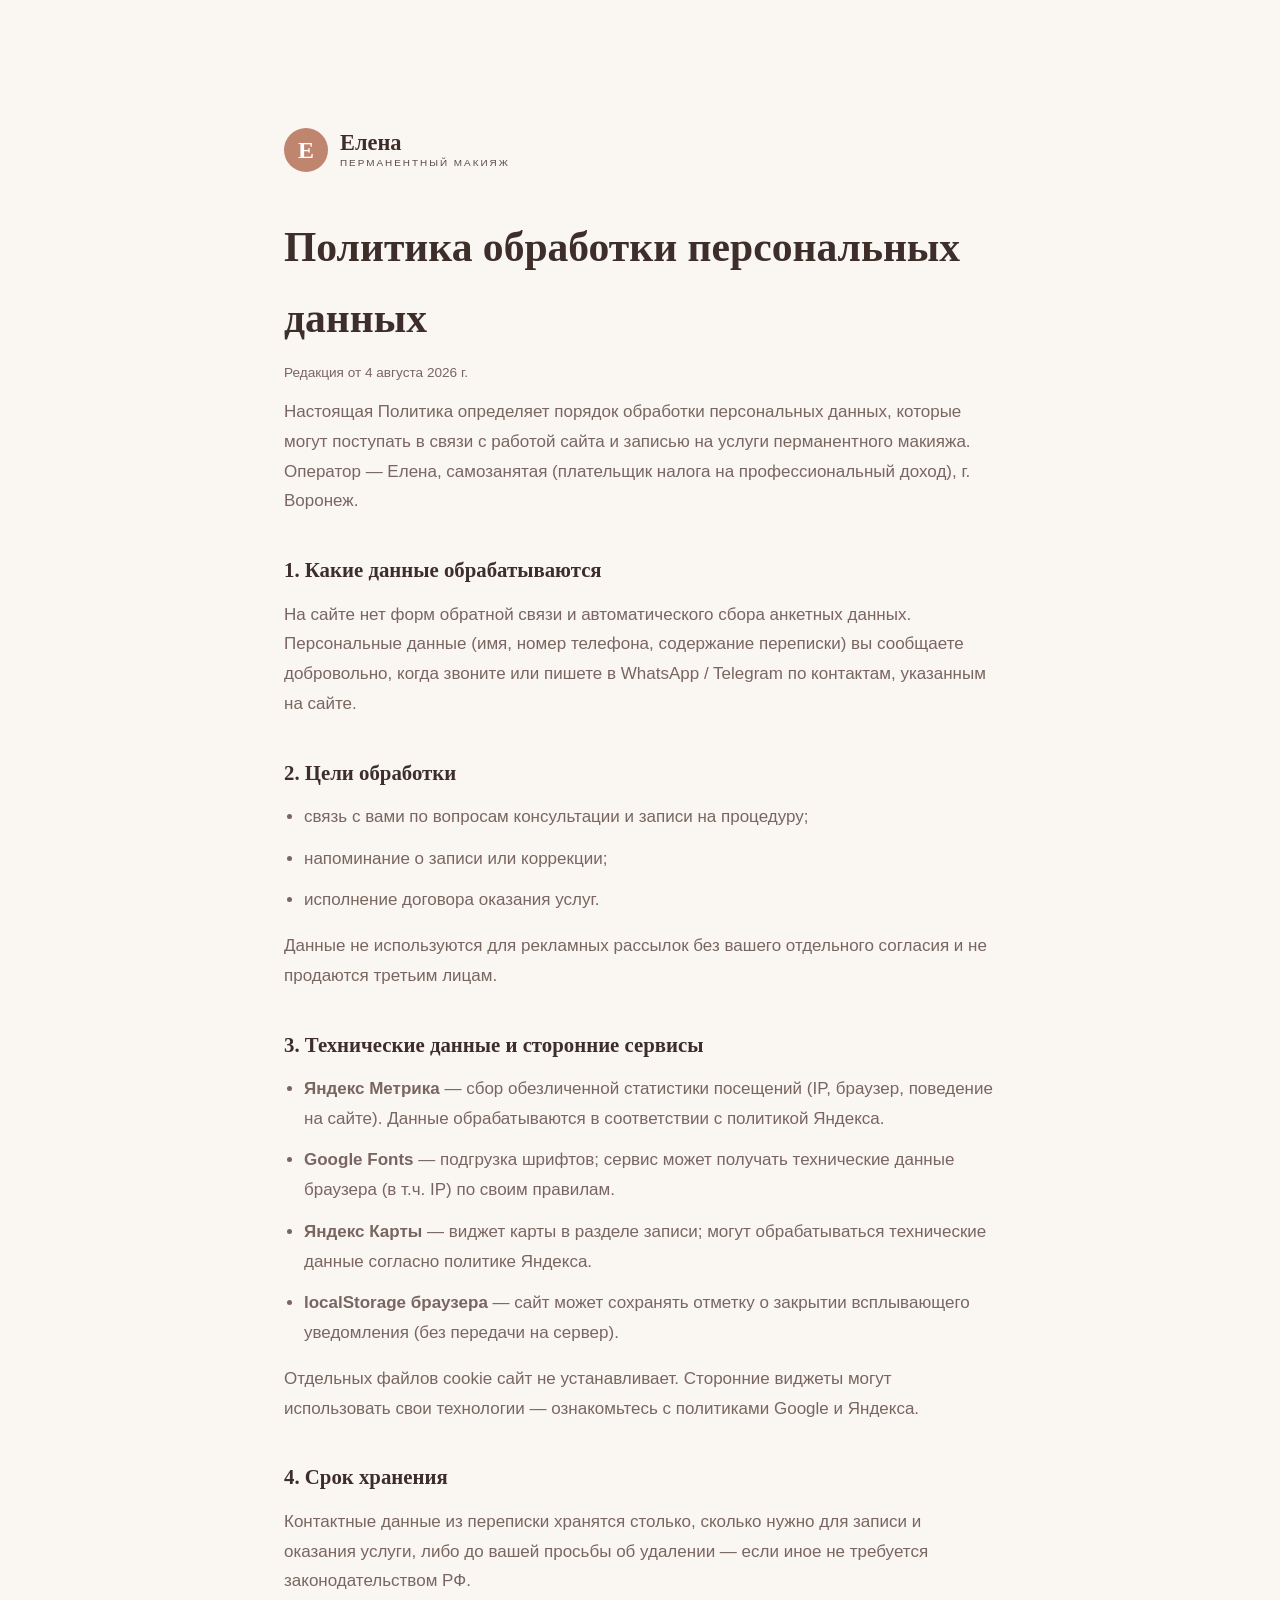
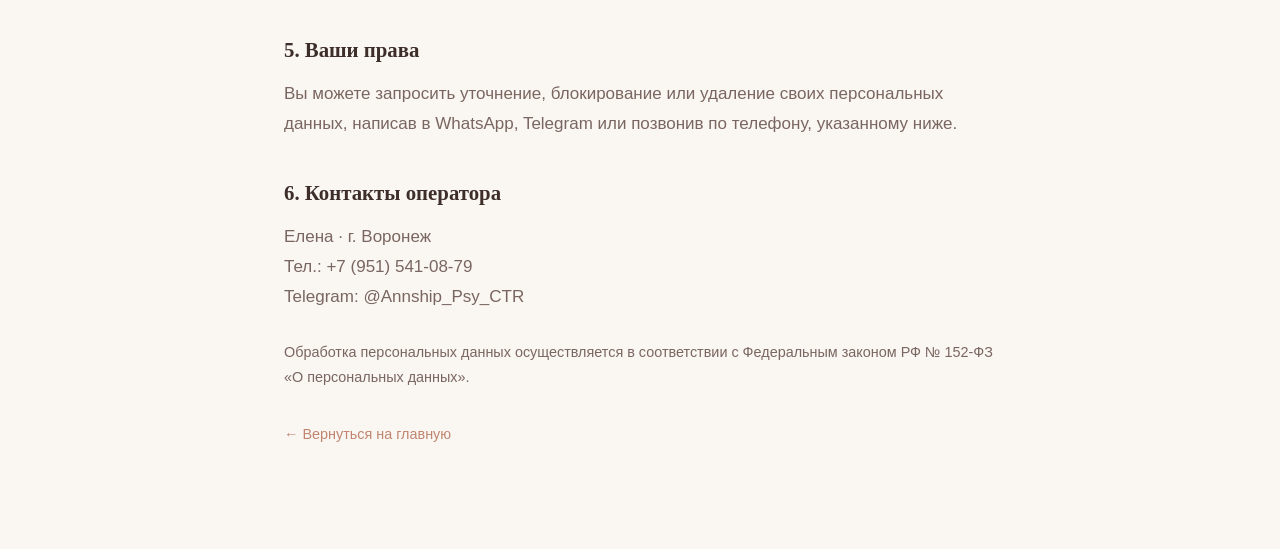
<file: privacy-policy.html>
<!DOCTYPE html>
<html lang="ru">
<head>
    <meta charset="UTF-8">
    <meta http-equiv="Content-Security-Policy" content="default-src 'self'; script-src 'self' 'unsafe-inline' https://mc.yandex.ru https://mc.webvisor.org; style-src 'self' 'unsafe-inline' https://fonts.googleapis.com; font-src 'self' https://fonts.gstatic.com; img-src 'self' data: https://mc.yandex.ru; connect-src 'self' https://mc.yandex.ru wss://mc.yandex.ru wss://mc.yandex.com wss://mc.webvisor.org; frame-src https://yandex.ru https://mc.yandex.ru https://mc.yandex.com; base-uri 'self'; form-action 'self'; object-src 'none'; upgrade-insecure-requests">
    <meta name="viewport" content="width=device-width, initial-scale=1.0">
    <meta name="robots" content="noindex, follow">
    <meta name="description" content="Политика обработки персональных данных сайта Елены — мастера перманентного макияжа в Воронеже.">
    <title>Политика обработки персональных данных — Елена</title>

    <link rel="canonical" href="https://elenaperm.ru/privacy-policy.html">
    <link rel="icon" type="image/svg+xml" href="favicon.svg">
    <link rel="icon" type="image/png" sizes="32x32" href="favicon-32.png">

    <link rel="preconnect" href="https://fonts.googleapis.com">
    <link rel="preconnect" href="https://fonts.gstatic.com" crossorigin>
    <link href="https://fonts.googleapis.com/css2?family=Cormorant+Garamond:wght@400;500;600;700&family=Jost:wght@300;400;500;600&display=swap" rel="stylesheet">

    <link rel="stylesheet" href="css/style.css">
    <!-- Yandex.Metrika counter -->
    <script type="text/javascript">
        (function(m,e,t,r,i,k,a){
            m[i]=m[i]||function(){(m[i].a=m[i].a||[]).push(arguments)};
            m[i].l=1*new Date();
            for (var j = 0; j < document.scripts.length; j++) {if (document.scripts[j].src === r) { return; }}
            k=e.createElement(t),a=e.getElementsByTagName(t)[0],k.async=1,k.src=r,a.parentNode.insertBefore(k,a)
        })(window, document,'script','https://mc.yandex.ru/metrika/tag.js?id=111347939', 'ym');

        ym(111347939, 'init', {
            webvisor: true,
            clickmap: true,
            trackLinks: true,
            accurateTrackBounce: true
        });
    </script>
    <noscript><div><img src="https://mc.yandex.ru/watch/111347939" style="position:absolute; left:-9999px;" alt="" /></div></noscript>
    <!-- /Yandex.Metrika counter -->
    <style>
        .policy-wrap {
            max-width: 760px;
            margin: 0 auto;
            padding: clamp(80px, 10vw, 130px) 24px 100px;
        }
        .policy-wrap h1 {
            font-family: var(--serif);
            font-size: clamp(1.8rem, 4vw, 2.6rem);
            font-weight: 600;
            margin-bottom: 8px;
        }
        .policy-updated { color: var(--text-muted); font-size: 0.85rem; margin-bottom: 40px; }
        .policy-wrap h2 {
            font-family: var(--serif);
            font-size: 1.3rem;
            font-weight: 600;
            margin: 36px 0 12px;
        }
        .policy-wrap p, .policy-wrap li { color: var(--text-muted); line-height: 1.75; margin-bottom: 12px; }
        .policy-wrap ul { padding-left: 20px; list-style: disc; margin-bottom: 16px; }
        .policy-back {
            display: inline-block;
            margin-top: 20px;
            color: var(--accent);
            font-size: 0.9rem;
        }
    </style>
</head>
<body>
        <div class="policy-wrap">
        <a href="index.html#hero" class="logo" style="margin-bottom:40px;">
            <span class="logo-mark">Е</span>
            <span class="logo-text">Елена<small>перманентный макияж</small></span>
        </a>

        <h1>Политика обработки персональных данных</h1>
        <p class="policy-updated">Редакция от 4 августа 2026 г.</p>

        <p>Настоящая Политика определяет порядок обработки персональных данных, которые могут поступать в связи с работой сайта и записью на услуги перманентного макияжа. Оператор — Елена, самозанятая (плательщик налога на профессиональный доход), г. Воронеж.</p>

        <h2>1. Какие данные обрабатываются</h2>
        <p>На сайте нет форм обратной связи и автоматического сбора анкетных данных. Персональные данные (имя, номер телефона, содержание переписки) вы сообщаете добровольно, когда звоните или пишете в WhatsApp / Telegram по контактам, указанным на сайте.</p>

        <h2>2. Цели обработки</h2>
        <ul>
            <li>связь с вами по вопросам консультации и записи на процедуру;</li>
            <li>напоминание о записи или коррекции;</li>
            <li>исполнение договора оказания услуг.</li>
        </ul>
        <p>Данные не используются для рекламных рассылок без вашего отдельного согласия и не продаются третьим лицам.</p>

        <h2>3. Технические данные и сторонние сервисы</h2>
        <ul>
            <li><strong>Яндекс Метрика</strong> — сбор обезличенной статистики посещений (IP, браузер, поведение на сайте). Данные обрабатываются в соответствии с политикой Яндекса.</li>
            <li><strong>Google Fonts</strong> — подгрузка шрифтов; сервис может получать технические данные браузера (в т.ч. IP) по своим правилам.</li>
            <li><strong>Яндекс Карты</strong> — виджет карты в разделе записи; могут обрабатываться технические данные согласно политике Яндекса.</li>
            <li><strong>localStorage браузера</strong> — сайт может сохранять отметку о закрытии всплывающего уведомления (без передачи на сервер).</li>
        </ul>
        <p>Отдельных файлов cookie сайт не устанавливает. Сторонние виджеты могут использовать свои технологии — ознакомьтесь с политиками Google и Яндекса.</p>

        <h2>4. Срок хранения</h2>
        <p>Контактные данные из переписки хранятся столько, сколько нужно для записи и оказания услуги, либо до вашей просьбы об удалении — если иное не требуется законодательством РФ.</p>

        <h2>5. Ваши права</h2>
        <p>Вы можете запросить уточнение, блокирование или удаление своих персональных данных, написав в WhatsApp, Telegram или позвонив по телефону, указанному ниже.</p>

        <h2>6. Контакты оператора</h2>
        <p>Елена · г. Воронеж<br>
        Тел.: <a href="tel:+79515410879">+7 (951) 541-08-79</a><br>
        Telegram: <a href="https://t.me/Annship_Psy_CTR" target="_blank" rel="noopener noreferrer">@Annship_Psy_CTR</a></p>

        <p style="margin-top:28px;font-size:0.9rem;">Обработка персональных данных осуществляется в соответствии с Федеральным законом РФ № 152-ФЗ «О персональных данных».</p>

        <a href="index.html#hero" class="policy-back">← Вернуться на главную</a>
    </div>
</body>
</html>
</file>
<file: css/style.css>
/* ================================================
   ЕЛЕНА — ПЕРМАНЕНТНЫЙ МАКИЯЖ
   Премиальный стиль «Тихая роскошь»
   -----------------------------------------------
   ДЛЯ МАСТЕРА И ИИ:
   • Цвета: блок :root ( --accent, --bg, --text … )
   • Адаптив: конец файла (@media 1100 / 992 / 768 / 480 / 380)
   • Языки: .lang-dropdown
   • Реклама проектов: .projects / .project-card
   • Не удалять safe-area и hover:none — мобилки и iPhone
   ================================================ */

/* ---------- ПЕРЕМЕННЫЕ ---------- */
:root {
    --bg: #FAF6F2;
    --bg-alt: #F3ECE4;
    --bg-dark: #3D2E2A;
    --text: #3D2E2A;
    --text-muted: #7A6660;
    --accent: #C0856F;
    --accent-a11y: #9C5F49; /* доступный по контрасту вариант акцента: 5.06:1 на белом, 4.71:1 на фоне сайта — проходит WCAG AA для текста и кнопок */
    --accent-dark: #A66B55;
    --accent-light: #E8C5BC;
    --sand: #E8DDD3;
    --white: #ffffff;
    --border: #E0D5CB;
    --serif: 'Cormorant Garamond', Georgia, serif;
    --sans: 'Jost', -apple-system, BlinkMacSystemFont, sans-serif;
    --shadow-sm: 0 4px 20px rgba(61, 46, 42, 0.06);
    --shadow-md: 0 12px 40px rgba(61, 46, 42, 0.1);
    --shadow-lg: 0 24px 60px rgba(61, 46, 42, 0.15);
    --radius: 14px;
    --radius-lg: 24px;
    --max: 1200px;
    --ease: cubic-bezier(0.25, 0.46, 0.45, 0.94);
}

/* ---------- СБРОС ---------- */
*, *::before, *::after { margin: 0; padding: 0; box-sizing: border-box; }

html {
    scroll-behavior: smooth;
    -webkit-text-size-adjust: 100%;
    /* Защита от горизонтального переполнения на мобильных:
       фото/контент не должны растягивать страницу за пределы экрана */
    overflow-x: hidden;
}

body {
    font-family: var(--sans);
    font-weight: 300;
    color: var(--text);
    background: var(--bg);
    line-height: 1.7;
    overflow-x: hidden;
    font-size: 17px;
    padding-left: env(safe-area-inset-left, 0);
    padding-right: env(safe-area-inset-right, 0);
}

img { max-width: 100%; display: block; }
a { color: inherit; text-decoration: none; }
ul { list-style: none; }
button { font-family: inherit; cursor: pointer; border: none; background: none; }

::selection { background: var(--accent); color: var(--white); }

/* ---------- СКРОЛЛБАР ---------- */
::-webkit-scrollbar { width: 10px; }
::-webkit-scrollbar-track { background: var(--bg-alt); }
::-webkit-scrollbar-thumb { background: var(--accent); border-radius: 10px; }

/* ---------- КОНТЕЙНЕР ---------- */
.container { max-width: var(--max); margin: 0 auto; padding: 0 24px; }

.skip-link {
    position: absolute;
    top: -100%;
    left: 16px;
    z-index: 999;
    padding: 12px 24px;
    background: var(--accent-a11y);
    color: var(--white);
    border-radius: 0 0 8px 8px;
    font-size: 0.9rem;
    font-weight: 500;
    transition: top 0.2s;
}
.skip-link:focus {
    top: 0;
}

/* ---------- ТИПОГРАФИКА ---------- */
.section-title {
    font-family: var(--serif);
    font-weight: 500;
    font-size: clamp(2rem, 5vw, 3.4rem);
    line-height: 1.15;
    letter-spacing: -0.5px;
    color: var(--text);
}
.section-title em { font-style: italic; color: var(--accent); }

.eyebrow {
    text-transform: uppercase;
    letter-spacing: 4px;
    font-size: 0.75rem;
    font-weight: 500;
    color: var(--accent-a11y);
    margin-bottom: 12px;
    display: block;
}

.section-sub {
    color: var(--text-muted);
    max-width: 600px;
    margin: 16px auto 0;
    font-size: 1.05rem;
}

/* ---------- КНОПКИ ---------- */
.btn {
    display: inline-flex;
    align-items: center;
    justify-content: center;
    gap: 8px;
    padding: 16px 34px;
    font-family: var(--sans);
    font-size: 0.9rem;
    font-weight: 500;
    letter-spacing: 1px;
    text-transform: uppercase;
    border-radius: 100px;
    transition: all 0.4s var(--ease);
    cursor: pointer;
    white-space: nowrap;
}
.btn-primary {
    background: var(--accent-a11y);
    color: var(--white);
    box-shadow: 0 8px 24px rgba(192, 133, 111, 0.35);
}
.btn-primary:hover {
    background: var(--accent-dark);
    transform: translateY(-3px);
    box-shadow: 0 14px 32px rgba(192, 133, 111, 0.45);
}
.btn-ghost {
    background: rgba(58,42,36,0.05);
    color: var(--text);
    border: 1.5px solid rgba(58,42,36,0.3);
    backdrop-filter: blur(8px);
}
.btn-ghost:hover { background: rgba(58,42,36,0.1); border-color: var(--accent-dark); color: var(--accent-dark); transform: translateY(-3px); }
.btn-outline {
    background: transparent;
    color: var(--accent-a11y);
    border: 1.5px solid var(--accent-a11y);
}
.btn-outline:hover { background: var(--accent-a11y); color: var(--white); transform: translateY(-3px); }
.btn-block { width: 100%; display: flex; }

/* ---------- СЕКЦИИ ---------- */
.section { padding: clamp(64px, 9vw, 120px) 0; }

.section-head { text-align: center; margin-bottom: clamp(40px, 6vw, 60px); }
.section-head .section-title { margin-top: 4px; }

/* ================================================
   ПЛАВАЮЩИЕ КНОПКИ
   ================================================ */
.floating-buttons {
    position: fixed;
    right: max(24px, env(safe-area-inset-right, 0px));
    bottom: max(24px, env(safe-area-inset-bottom, 0px));
    z-index: 200;
    display: flex;
    flex-direction: column;
    gap: 12px;
}

/* Оверлей мобильного меню */
.nav-overlay {
    position: fixed;
    inset: 0;
    background: rgba(61, 46, 42, 0.45);
    backdrop-filter: blur(4px);
    -webkit-backdrop-filter: blur(4px);
    z-index: 99;
    opacity: 0;
    visibility: hidden;
    transition: opacity 0.35s var(--ease), visibility 0.35s var(--ease);
    pointer-events: none;
}
.nav-overlay.active {
    opacity: 1;
    visibility: visible;
    pointer-events: auto;
}
.float-btn {
    width: 56px; height: 56px;
    border-radius: 50%;
    display: flex;
    align-items: center;
    justify-content: center;
    color: var(--white);
    box-shadow: var(--shadow-md);
    transition: all 0.3s var(--ease);
    animation: floatPulse 2.5s ease-in-out infinite;
}
.float-whatsapp { background: #25D366; }
.float-telegram { background: #229ED9; animation-delay: 0.6s; }
.float-phone { background: var(--accent); animation-delay: 1.2s; }
.float-music {
    position: relative;
    background: rgba(30, 22, 20, 0.9);
    border: 1px solid rgba(192, 133, 111, 0.55);
    color: var(--accent);
    animation-delay: 1.8s;
    cursor: pointer;
}
.float-music:hover { color: var(--white); border-color: var(--accent); }
.float-music.is-playing {
    background: var(--accent);
    color: var(--white);
    border-color: var(--accent);
}
.float-music.is-muted svg {
    opacity: 0.85;
}
.float-music.is-muted::after {
    content: '';
    position: absolute;
    width: 62%;
    height: 2px;
    border-radius: 2px;
    background: currentColor;
    transform: rotate(-45deg);
    pointer-events: none;
}
.float-btn:hover { transform: scale(1.12) translateY(-2px); }
body.menu-open .floating-buttons { display: none; }
body.menu-open { overflow: hidden; }
@keyframes floatPulse {
    0%, 100% { box-shadow: 0 8px 24px rgba(0,0,0,0.2), 0 0 0 0 rgba(192,133,111,0.4); }
    50% { box-shadow: 0 8px 24px rgba(0,0,0,0.2), 0 0 0 14px rgba(192,133,111,0); }
}

/* ================================================
   НАВИГАЦИЯ
   ================================================ */
.navbar {
    position: fixed;
    top: 0; left: 0; right: 0;
    z-index: 101;
    padding: 20px 0;
    padding-top: max(20px, env(safe-area-inset-top, 0px));
    transition: all 0.4s var(--ease);
}
.navbar.scrolled {
    background: rgba(250, 246, 242, 0.92);
    backdrop-filter: blur(16px);
    padding: 14px 0;
    padding-top: max(14px, env(safe-area-inset-top, 0px));
    box-shadow: var(--shadow-sm);
}
.nav-container {
    display: flex;
    align-items: center;
    gap: 16px;
}
/* Меню справа, как в начале проекта */
.nav-menu {
    margin-left: auto;
}

/* Язык — справа от меню, компактно, не мешает пунктам */
.lang-switcher,
.lang-dropdown {
    position: relative;
    flex-shrink: 0;
    margin-left: 4px;
    margin-right: 0;
    z-index: 120;
}
.lang-toggle {
    display: inline-flex;
    align-items: center;
    gap: 4px;
    padding: 7px 10px;
    border-radius: 10px;
    border: 1px solid var(--border);
    background: rgba(255, 255, 255, 0.55);
    backdrop-filter: blur(8px);
    -webkit-backdrop-filter: blur(8px);
    color: var(--text);
    font-family: var(--sans);
    font-size: 0.75rem;
    font-weight: 500;
    letter-spacing: 0.4px;
    line-height: 1;
    transition: border-color 0.25s var(--ease), background 0.25s var(--ease);
}
.lang-toggle:hover {
    border-color: var(--accent-light);
}
.navbar.scrolled .lang-toggle {
    background: var(--white);
}
.lang-current {
    min-width: 1.4em;
    text-align: center;
}
.lang-chevron {
    font-size: 0.65rem;
    opacity: 0.65;
    transition: transform 0.25s var(--ease);
}
.lang-dropdown.open .lang-chevron {
    transform: rotate(180deg);
}
.lang-menu {
    position: absolute;
    top: calc(100% + 8px);
    right: 0;
    min-width: 168px;
    padding: 6px;
    background: var(--white);
    border: 1px solid var(--border);
    border-radius: 12px;
    box-shadow: var(--shadow-md);
    opacity: 0;
    visibility: hidden;
    transform: translateY(-6px);
    transition: opacity 0.2s var(--ease), transform 0.2s var(--ease), visibility 0.2s;
    z-index: 130;
}
.lang-dropdown.open .lang-menu {
    opacity: 1;
    visibility: visible;
    transform: translateY(0);
}
.lang-option {
    display: flex;
    align-items: center;
    justify-content: space-between;
    gap: 12px;
    width: 100%;
    padding: 10px 12px;
    border-radius: 8px;
    border: none;
    background: transparent;
    color: var(--text);
    font-family: var(--sans);
    font-size: 0.82rem;
    text-align: left;
    cursor: pointer;
    transition: background 0.2s var(--ease);
}
.lang-option:hover {
    background: var(--bg-alt);
}
.lang-option.active {
    background: rgba(192, 133, 111, 0.14);
    color: var(--accent-a11y);
}
.lang-option-code {
    font-weight: 600;
    letter-spacing: 0.4px;
    min-width: 2.2em;
}
.lang-option-name {
    font-weight: 400;
    color: var(--text-muted);
    font-size: 0.78rem;
}
.lang-option.active .lang-option-name {
    color: var(--accent-a11y);
}

@media (max-width: 992px) {
    .nav-container > .nav-menu {
        margin-left: 0; /* выезжающая панель, не flex-элемент ряда */
    }
    .lang-switcher,
    .lang-dropdown {
        margin-left: auto; /* язык у правого края, рядом с бургером */
        margin-right: 4px;
        order: 2;
    }
    .lang-toggle {
        padding: 6px 8px;
        font-size: 0.72rem;
    }
    .lang-menu {
        right: 0;
        left: auto;
        min-width: 160px;
    }
    .burger { order: 3; margin-left: 0; }
    .logo { order: 1; }
    .nav-menu { order: 4; }
}

.logo { display: flex; align-items: center; gap: 12px; }
.logo-mark {
    width: 44px; height: 44px;
    border-radius: 50%;
    background: var(--accent);
    color: var(--white);
    display: flex;
    align-items: center;
    justify-content: center;
    font-family: var(--serif);
    font-size: 1.5rem;
    font-weight: 600;
    transition: transform 0.4s var(--ease);
}
.logo:hover .logo-mark { transform: rotate(360deg); }
.logo-text {
    display: flex;
    flex-direction: column;
    font-family: var(--serif);
    font-size: 1.4rem;
    font-weight: 600;
    line-height: 1;
    color: var(--text);
    transition: color 0.4s;
}
.logo-text small {
    font-family: var(--sans);
    font-size: 0.62rem;
    letter-spacing: 2px;
    text-transform: uppercase;
    font-weight: 400;
    opacity: 0.85;
    margin-top: 3px;
}
.navbar.scrolled .logo-text { color: var(--text); }

.nav-menu { display: flex; align-items: center; gap: 28px; }
.nav-link {
    font-size: 0.85rem;
    font-weight: 400;
    letter-spacing: 0.5px;
    color: var(--text-muted);
    position: relative;
    transition: color 0.3s;
}
.nav-link.nav-link-gradient {
    background: linear-gradient(90deg, var(--accent-dark) 0%, var(--accent) 35%, var(--accent-light) 65%, #F7E9DE 100%);
    background-size: 200% auto;
    -webkit-background-clip: text;
    background-clip: text;
    -webkit-text-fill-color: transparent;
    color: transparent;
    font-weight: 500;
    transition: background-position 0.5s var(--ease);
}
.nav-link.nav-link-gradient:hover { background-position: right center; }
.navbar.scrolled .nav-link { color: var(--text-muted); }
.nav-link::after {
    content: '';
    position: absolute;
    bottom: -6px; left: 0;
    width: 0; height: 1.5px;
    background: var(--accent);
    transition: width 0.3s var(--ease);
}
.nav-link:hover { color: var(--accent); }
.nav-link:hover::after { width: 100%; }
.nav-link.nav-link-gradient:hover {
    -webkit-text-fill-color: transparent;
    color: transparent;
}
.nav-link.nav-link-gradient::after { background: var(--accent); }

.nav-cta {
    background: var(--accent-a11y);
    color: var(--white) !important;
    padding: 10px 24px;
    border-radius: 100px;
    transition: all 0.3s var(--ease);
}
.nav-cta::after { display: none; }
.nav-cta:hover { background: var(--accent-dark); transform: translateY(-2px); color: var(--white) !important; }
.navbar.scrolled .nav-cta { color: var(--white) !important; }

/* Бургер */
.burger { display: none; flex-direction: column; gap: 5px; padding: 8px; z-index: 101; }
.burger span {
    width: 26px; height: 2px;
    background: var(--text);
    transition: all 0.3s var(--ease);
    border-radius: 2px;
}
.burger.active span:nth-child(1) { transform: translateY(7px) rotate(45deg); }
.burger.active span:nth-child(2) { opacity: 0; }
.burger.active span:nth-child(3) { transform: translateY(-7px) rotate(-45deg); }
.navbar:not(.scrolled) .burger span { background: var(--text); }

/* ================================================
   HERO
   ================================================ */
.hero {
    position: relative;
    min-height: 100vh;
    min-height: 100dvh;
    display: flex;
    align-items: center;
    background: url('../images/hero-bg-new.jpg') center/cover no-repeat;
    color: var(--text);
    overflow: hidden;
}
/* WebP для hero-фона там, где браузер его поддерживает (экономия ~40% веса) */
@supports (background-image: image-set(url('../images/hero-bg-new.webp') type('image/webp'))) {
    .hero {
        background-image: image-set(url('../images/hero-bg-new.webp') type('image/webp'), url('../images/hero-bg-new.jpg') type('image/jpeg'));
    }
}
.hero-overlay {
    position: absolute;
    inset: 0;
    background: linear-gradient(100deg, var(--bg) 0%, rgba(251,248,244,0.94) 28%, rgba(251,248,244,0.62) 46%, rgba(251,248,244,0.12) 62%, rgba(251,248,244,0) 75%);
}
.hero-content {
    position: relative;
    z-index: 2;
    max-width: 720px;
    padding-top: 88px;
    padding-bottom: 48px;
    margin-left: auto;
    margin-right: auto;
    transform: translateX(-12vw);
}
.hero-tagline {
    text-transform: uppercase;
    letter-spacing: 5px;
    font-size: 0.8rem;
    font-weight: 500;
    margin-bottom: 24px;
    color: var(--accent-dark);
    opacity: 1;
}
.hero-title {
    font-family: var(--serif);
    font-weight: 500;
    font-size: clamp(2.5rem, 7vw, 5rem);
    line-height: 1.05;
    letter-spacing: -1px;
    margin-bottom: 28px;
    color: var(--text);
}
.hero-title em { font-style: italic; color: var(--accent); }
.hero-subtitle {
    font-size: 1.12rem;
    font-weight: 300;
    line-height: 1.7;
    color: var(--text-muted);
    opacity: 1;
    max-width: 560px;
    margin-bottom: 40px;
}
.hero-cta {
    display: flex;
    flex-direction: column;
    align-items: center;
    width: fit-content;
    max-width: 100%;
}
.hero-buttons {
    display: flex;
    gap: 28px;
    flex-wrap: wrap;
    align-items: center;
    justify-content: center;
}
.hero-buttons .btn-ghost { margin-left: 0; }

/* На больших экранах значок скролла — третий элемент в строке,
   стоит строго между кнопками благодаря flex-порядку в разметке */
.hero-scroll {
    position: relative;
    display: block;
    width: 26px;
    height: 44px;
    border: 2px solid rgba(58,42,36,0.35);
    border-radius: 20px;
    z-index: 2;
    flex-shrink: 0;
}
.hero-scroll span {
    display: block;
    width: 4px;
    height: 8px;
    background: var(--accent-dark);
    border-radius: 2px;
    margin: 8px auto 0;
    animation: scrollWheel 1.8s infinite;
}
@keyframes scrollWheel {
    0% { opacity: 0; transform: translateY(0); }
    50% { opacity: 1; }
    100% { opacity: 0; transform: translateY(14px); }
}

/* ================================================
   О ЕЛЕНЕ
   ================================================ */
.about { background: var(--bg); }
.about-grid {
    display: grid;
    grid-template-columns: 1fr 1.15fr;
    gap: clamp(40px, 6vw, 80px);
    align-items: center;
}
.about-image,
.about-text {
    min-width: 0;
    max-width: 100%;
}
.about-image {
    position: relative;
    margin-bottom: 20px;
}
.about-image picture {
    display: block;
    width: 100%;
}
.about-image img {
    width: 100%;
    max-width: 100%;
    height: min(580px, 70vw);
    max-height: 580px;
    object-fit: cover;
    object-position: 70% center;
    border-radius: var(--radius-lg);
    box-shadow: var(--shadow-lg);
}
.about-badge {
    position: absolute;
    bottom: -20px;
    right: 16px;
    background: var(--white);
    padding: 16px 20px;
    border-radius: var(--radius);
    box-shadow: var(--shadow-md);
    text-align: center;
    display: flex;
    flex-direction: column;
    align-items: center;
    line-height: 1.15;
    max-width: calc(100% - 32px);
    box-sizing: border-box;
    overflow: visible;
}
.badge-num {
    font-family: var(--serif);
    font-size: clamp(1.2rem, 2.4vw, 1.85rem);
    font-weight: 600;
    color: var(--accent-a11y);
    overflow-wrap: break-word;
    word-break: normal;
    max-width: 100%;
}
.badge-text {
    font-size: 0.78rem;
    text-transform: uppercase;
    letter-spacing: 1.5px;
    color: var(--text-muted);
    margin-top: 4px;
}

.about-text p { margin-bottom: 18px; color: var(--text-muted); }
.about-text p strong { color: var(--text); font-weight: 500; }
.about-text .section-title { margin-bottom: 20px; }

.about-stats {
    display: flex;
    flex-wrap: wrap;
    gap: 28px 36px;
    margin-top: 32px;
    padding-top: 32px;
    border-top: 1px solid var(--border);
}
.stat { display: flex; flex-direction: column; }
.stat-num {
    font-family: var(--serif);
    font-size: 2.6rem;
    font-weight: 600;
    color: var(--accent-a11y);
    line-height: 1;
    display: inline-block;
}
.stat-num.stat-text { font-size: 1.5rem; white-space: nowrap; }
.stat { position: relative; }
.stat-label {
    font-size: 0.78rem;
    text-transform: uppercase;
    letter-spacing: 1px;
    color: var(--text-muted);
    margin-top: 8px;
}

/* ================================================
   УСЛУГИ
   ================================================ */
.services { background: var(--bg-alt); }
.services-grid {
    display: grid;
    grid-template-columns: repeat(2, 1fr);
    gap: clamp(20px, 3vw, 32px);
}
.service-card {
    background: var(--white);
    border-radius: var(--radius-lg);
    overflow: hidden;
    box-shadow: var(--shadow-sm);
    transition: all 0.5s var(--ease);
    display: flex;
    flex-direction: column;
}
.service-card:hover { transform: translateY(-10px); box-shadow: var(--shadow-lg); }
.service-img { height: 280px; overflow: hidden; }
.service-img img { width: 100%; height: 100%; object-fit: cover; transition: transform 0.7s var(--ease); }
.service-card:hover .service-img img { transform: scale(1.08); }

.service-body { padding: clamp(24px, 3vw, 36px); flex: 1; display: flex; flex-direction: column; }
.service-body h3 {
    font-family: var(--serif);
    font-size: 2rem;
    font-weight: 600;
    margin-bottom: 10px;
}
.service-desc { color: var(--text-muted); margin-bottom: 24px; }
.service-list { margin-bottom: 24px; }
.service-list li {
    display: flex;
    justify-content: space-between;
    align-items: baseline;
    gap: 16px;
    padding: 12px 0;
    border-bottom: 1px dashed var(--border);
    font-size: 0.92rem;
    line-height: 1.45;
    color: var(--text);
}
.service-list li span:first-child { font-weight: 500; font-size: 0.95rem; }
.service-list li span:last-child { font-size: 0.82rem; color: var(--text-muted); text-align: right; }
.service-from {
    font-size: 0.9rem;
    color: var(--text-muted);
    margin-bottom: 20px;
    margin-top: auto;
}
.service-from strong { font-family: var(--serif); font-size: 1.5rem; color: var(--accent-a11y); font-weight: 600; }


/* ================================================
   ГАЛЕРЕЯ РАБОТ
   ================================================ */
.portfolio-grid {
    display: grid;
    grid-template-columns: repeat(3, 1fr);
    gap: clamp(12px, 2vw, 20px);
}
.portfolio-item {
    position: relative;
    border-radius: var(--radius-lg);
    overflow: hidden;
    aspect-ratio: 1 / 1;
    background: var(--sand);
    box-shadow: var(--shadow-sm);
}
.portfolio-item img {
    width: 100%;
    height: 100%;
    object-fit: cover;
    display: block;
    transition: transform 0.6s var(--ease);
}
.portfolio-item:hover img {
    transform: scale(1.06);
}

/* ================================================
   ПРОЦЕСС
   ================================================ */
.process { background: var(--bg-dark); color: var(--white); }
.process .section-title,
.process .section-sub { color: var(--white); }
.process .eyebrow { color: var(--accent-light); }
.process .section-sub { color: rgba(255,255,255,0.7); }

.process-timeline {
    display: grid;
    grid-template-columns: repeat(4, 1fr);
    gap: clamp(16px, 2.5vw, 28px);
    position: relative;
}
.process-step {
    text-align: center;
    position: relative;
    padding: clamp(28px, 3vw, 40px) clamp(16px, 2vw, 24px);
    background: rgba(255,255,255,0.04);
    border: 1px solid rgba(255,255,255,0.1);
    border-radius: var(--radius-lg);
    transition: all 0.4s var(--ease);
}
.process-step:hover {
    background: rgba(192,133,111,0.12);
    border-color: var(--accent);
    transform: translateY(-6px);
}
.step-num {
    font-family: var(--serif);
    font-size: 3rem;
    font-weight: 600;
    color: var(--accent-a11y);
    opacity: 0.5;
    line-height: 1;
}
.step-icon { font-size: 2.4rem; margin: 12px 0; }
.process-step h3 {
    font-family: var(--serif);
    font-size: 1.5rem;
    font-weight: 600;
    margin-bottom: 10px;
}
.process-step p { font-size: 0.9rem; color: rgba(255,255,255,0.7); }

/* ================================================
   ЦЕНЫ
   ================================================ */
.pricing { background: var(--bg-alt); }
.pricing-grid {
    display: grid;
    grid-template-columns: repeat(3, 1fr);
    gap: clamp(16px, 2.5vw, 28px);
    align-items: stretch;
}
.price-card {
    background: var(--white);
    border-radius: var(--radius-lg);
    padding: clamp(28px, 3vw, 40px) clamp(20px, 2.5vw, 32px);
    box-shadow: var(--shadow-sm);
    border: 1.5px solid var(--border);
    transition: all 0.4s var(--ease);
    position: relative;
    display: flex;
    flex-direction: column;
    height: 100%;
    box-sizing: border-box;
}
.price-card:hover { transform: translateY(-6px); box-shadow: var(--shadow-md); }
.price-featured {
    border: 2px solid var(--accent);
    /* без scale — рамки на одной линии */
}
.price-featured:hover { transform: translateY(-6px); }
.price-badge {
    position: absolute;
    top: 16px;
    right: 16px;
    left: auto;
    transform: none;
    background: var(--accent-a11y);
    color: var(--white);
    padding: 6px 14px;
    border-radius: 100px;
    font-size: 0.7rem;
    text-transform: uppercase;
    letter-spacing: 1.5px;
    font-weight: 500;
    z-index: 1;
}
.price-head { text-align: center; margin-bottom: 28px; padding-bottom: 24px; border-bottom: 1px solid var(--border); }
.price-head h3 { font-family: var(--serif); font-size: 2rem; font-weight: 600; }
.price-head p { color: var(--accent-a11y); font-weight: 500; margin-top: 6px; }

.price-list {
    flex: 1;
}
.price-list li {
    display: flex;
    justify-content: space-between;
    align-items: baseline;
    padding: 13px 0;
    border-bottom: 1px dashed var(--border);
    gap: 12px;
}
.price-list li span { font-size: 0.92rem; }
.price-list li strong { font-family: var(--serif); font-size: 1.15rem; font-weight: 600; color: var(--accent-a11y); white-space: nowrap; }
.price-note { opacity: 0.75; }
.price-priority {
    display: inline-block;
    background: var(--accent-a11y);
    color: var(--white);
    padding: 2px 8px;
    border-radius: 100px;
    font-size: 0.6rem;
    text-transform: uppercase;
    letter-spacing: 1px;
    font-weight: 500;
    margin-left: 6px;
    vertical-align: baseline;
}
.price-card .btn { margin-top: auto; padding-top: 28px; }

.pricing-foot { text-align: center; margin-top: clamp(28px, 4vw, 40px); color: var(--text-muted); font-size: 0.92rem; }

/* ================================================
   ОТЗЫВЫ
   ================================================ */
.reviews { background: var(--bg); }
.reviews-viewport {
    overflow: hidden;
    margin-bottom: 32px;
}
.reviews-track {
    display: flex;
    gap: 24px;
    transition: transform 0.5s var(--ease);
}
.review-card {
    flex: 0 0 calc(33.333% - 16px);
    background: var(--white);
    border-radius: var(--radius-lg);
    padding: clamp(24px, 3vw, 36px) clamp(20px, 2.5vw, 32px);
    box-shadow: var(--shadow-sm);
    transition: all 0.5s var(--ease);
}
.stars { color: #C47F1A; font-size: 1.1rem; letter-spacing: 3px; margin-bottom: 18px; }
.review-card p {
    font-size: 1rem;
    color: var(--text-muted);
    font-style: italic;
    margin-bottom: 24px;
    line-height: 1.8;
}
.review-author { display: flex; flex-direction: column; }
.review-author strong { font-family: var(--serif); font-size: 1.2rem; }
.review-author span { font-size: 0.82rem; color: var(--accent-a11y); }

.reviews-nav {
    display: flex;
    align-items: center;
    justify-content: space-between;
    gap: 16px;
    width: 100%;
    max-width: 260px;
    margin: 0 auto;
}
.review-btn {
    width: 48px; height: 48px;
    border-radius: 50%;
    border: 1.5px solid var(--border);
    color: var(--accent);
    font-size: 1.5rem;
    transition: all 0.3s var(--ease);
    display: flex;
    align-items: center;
    justify-content: center;
    flex-shrink: 0;
}
.review-btn:hover { background: var(--accent-a11y); color: var(--white); border-color: var(--accent-a11y); }
.reviews-dots {
    display: flex;
    align-items: center;
    justify-content: center;
    gap: 10px;
    flex: 1;
}
.review-dot {
    width: 10px; height: 10px;
    border-radius: 50%;
    background: var(--border);
    cursor: pointer;
    transition: all 0.3s var(--ease);
}
.review-dot.active { background: var(--accent); width: 30px; border-radius: 6px; }

/* ================================================
   FAQ
   ================================================ */
.faq { background: var(--bg-alt); }
.faq-container { max-width: 820px; margin: 0 auto; }
.faq-list { display: flex; flex-direction: column; gap: 14px; }
.faq-item {
    background: var(--white);
    border-radius: var(--radius);
    overflow: hidden;
    box-shadow: var(--shadow-sm);
    transition: box-shadow 0.3s;
}
.faq-item.open { box-shadow: var(--shadow-md); }
.faq-question {
    width: 100%;
    display: flex;
    justify-content: space-between;
    align-items: center;
    gap: 16px;
    padding: 24px 28px;
    text-align: left;
    font-size: 1.05rem;
    font-weight: 500;
    color: var(--text);
    transition: color 0.3s;
}
.faq-question:hover { color: var(--accent); }
.faq-icon {
    font-size: 1.6rem;
    color: var(--accent-a11y);
    transition: transform 0.3s var(--ease);
    flex-shrink: 0;
    line-height: 1;
}
.faq-item.open .faq-icon { transform: rotate(45deg); }
.faq-answer {
    max-height: 0;
    overflow: hidden;
    transition: max-height 0.4s var(--ease);
}
.faq-answer p { padding: 0 28px 24px; color: var(--text-muted); }

/* ================================================
   ЗАПИСЬ / КОНТАКТЫ
   ================================================ */
.booking { background: var(--bg); }
.booking-grid {
    display: grid;
    grid-template-columns: 1fr 1fr;
    gap: clamp(32px, 4vw, 48px);
    align-items: stretch;
}
.booking-info {
    display: flex;
    flex-direction: column;
    height: 100%;
}
.booking-info .section-title { text-align: left; }
.booking-info .eyebrow { text-align: left; }
.booking-lead {
    color: var(--text-muted);
    margin: 16px 0 28px;
    font-size: 1.05rem;
}
.contact-cards {
    display: grid;
    grid-template-columns: 1fr 1fr;
    gap: 12px;
    flex: 1;
    align-content: start;
}
.contact-card {
    display: flex;
    align-items: center;
    gap: 14px;
    padding: 16px 18px;
    background: var(--white);
    border-radius: var(--radius);
    box-shadow: var(--shadow-sm);
    border: 1px solid var(--border);
    transition: all 0.3s var(--ease);
}
.contact-card--wide {
    grid-column: 1 / -1;
}
a.contact-card:hover {
    transform: translateY(-2px);
    box-shadow: var(--shadow-md);
    border-color: var(--accent-light);
}
.contact-icon {
    font-size: 1.35rem;
    width: 42px; height: 42px;
    background: var(--bg-alt);
    border-radius: 50%;
    display: flex;
    align-items: center;
    justify-content: center;
    flex-shrink: 0;
}
.contact-card div { display: flex; flex-direction: column; line-height: 1.4; min-width: 0; }
.contact-card small { font-size: 0.7rem; text-transform: uppercase; letter-spacing: 1px; color: var(--text-muted); }
.contact-card strong { font-size: 0.9rem; font-weight: 500; color: var(--text); }

/* ================================================
   КАРТА
   ================================================ */
.booking-map-wrap {
    display: flex;
    flex-direction: column;
    height: 100%;
    min-height: 0;
}
.booking-map-card {
    width: 100%;
    flex: 1 1 auto;
    min-height: 320px;
    margin-top: 48px; /* выравнивание с блоком контактов слева */
    border-radius: var(--radius-lg);
    overflow: hidden;
    position: relative;
    background: var(--sand);
    border: 1.5px solid var(--border);
    box-shadow: var(--shadow-lg);
}
/* тёплая «рамка» в палитре сайта — без перекрытия карты */
.booking-map-card::before {
    content: '';
    position: absolute;
    inset: 0;
    z-index: 2;
    pointer-events: none;
    border-radius: inherit;
    box-shadow:
        inset 0 0 0 1px rgba(255, 255, 255, 0.55),
        inset 0 0 60px rgba(250, 246, 242, 0.35),
        inset 0 -40px 50px rgba(232, 221, 211, 0.25);
}
.booking-map-frame {
    display: block;
    width: 100%;
    height: 100%;
    border: 0;
    position: absolute;
    inset: 0;
    /* лёгкий тёплый тон под фон сайта, карта остаётся читаемой */
    filter: sepia(6%) saturate(92%) brightness(1.02);
}
/* адресная плашка в стиле карточек сайта */
.booking-map-badge {
    position: absolute;
    left: 10px;
    bottom: 10px;
    right: auto;
    z-index: 3;
    display: flex;
    align-items: center;
    gap: 12px;
    padding: 12px 16px;
    background: rgba(255, 255, 255, 0.94);
    backdrop-filter: blur(10px);
    -webkit-backdrop-filter: blur(10px);
    border: 1px solid var(--border);
    border-radius: var(--radius);
    box-shadow: var(--shadow-md);
    max-width: calc(100% - 20px);
}
.booking-map-badge-icon {
    width: 40px;
    height: 40px;
    border-radius: 50%;
    background: var(--bg-alt);
    color: var(--accent);
    display: flex;
    align-items: center;
    justify-content: center;
    font-size: 1.15rem;
    flex-shrink: 0;
}
.booking-map-badge div {
    display: flex;
    flex-direction: column;
    line-height: 1.35;
    min-width: 0;
}
.booking-map-badge small {
    font-size: 0.68rem;
    text-transform: uppercase;
    letter-spacing: 1.2px;
    color: var(--text-muted);
}
.booking-map-badge strong {
    font-size: 0.9rem;
    font-weight: 500;
    color: var(--text);
    white-space: nowrap;
    overflow: hidden;
    text-overflow: ellipsis;
}
.booking-map-actions {
    display: flex;
    justify-content: stretch;
    gap: 12px;
    margin-top: 16px;
    flex-wrap: wrap;
    flex-shrink: 0;
}
.btn-map {
    flex: 1 1 0;
    min-width: 0;
    text-align: center;
    padding: 14px 12px;
    font-size: 0.78rem;
    letter-spacing: 0.6px;
    white-space: nowrap;
    overflow: hidden;
    text-overflow: ellipsis;
}


/* пометки «дорабатывается» — тот же шрифт, чуть мягче */
.title-note {
    font: inherit;
    font-weight: 400;
    letter-spacing: normal;
    text-transform: none;
    opacity: 0.55;
    font-size: 0.55em;
}
.eyebrow-note {
    font: inherit;
    font-size: inherit;
    font-weight: inherit;
    letter-spacing: inherit;
    text-transform: inherit;
    opacity: 0.65;
}
.section-sub-note {
    font-style: normal;
    opacity: 0.85;
    margin-top: 8px;
    max-width: 420px;
    margin-left: auto;
    margin-right: auto;
    font-size: 0.92rem;
    line-height: 1.45;
}



/* ================================================
   ЕЩЁ В ВОРОНЕЖЕ — проекты
   ================================================ */
.projects {
    background: var(--bg-alt);
}
.projects-grid {
    display: grid;
    grid-template-columns: repeat(3, 1fr);
    gap: 24px;
}
.project-card {
    position: relative;
    display: flex;
    flex-direction: column;
    gap: 12px;
    padding: 28px 24px 24px;
    background: var(--white);
    border: 1px solid var(--border);
    border-radius: var(--radius-lg);
    box-shadow: var(--shadow-sm);
    transition: transform 0.35s var(--ease), box-shadow 0.35s var(--ease), border-color 0.35s var(--ease);
    color: inherit;
    text-decoration: none;
    min-height: 100%;
}
.project-card:hover {
    transform: translateY(-6px);
    box-shadow: var(--shadow-md);
    border-color: var(--accent-light);
}
.project-badge {
    position: absolute;
    top: 16px;
    right: 16px;
    font-size: 0.68rem;
    letter-spacing: 1px;
    text-transform: uppercase;
    color: var(--accent-a11y);
    background: rgba(192, 133, 111, 0.12);
    padding: 5px 10px;
    border-radius: 999px;
    font-weight: 500;
}
.project-icon {
    width: 52px;
    height: 52px;
    border-radius: 50%;
    background: var(--bg-alt);
    display: flex;
    align-items: center;
    justify-content: center;
    font-size: 1.45rem;
    margin-bottom: 4px;
}
.project-title {
    font-family: var(--serif);
    font-size: 1.35rem;
    font-weight: 600;
    color: var(--text);
    line-height: 1.3;
    padding-right: 72px;
}
.project-desc {
    font-size: 0.92rem;
    color: var(--text-muted);
    line-height: 1.55;
    flex-grow: 1;
}
.project-link {
    display: inline-flex;
    align-items: center;
    gap: 6px;
    margin-top: 8px;
    font-size: 0.88rem;
    font-weight: 500;
    color: var(--accent-a11y);
    letter-spacing: 0.3px;
}
.project-card:hover .project-link {
    color: var(--accent-dark);
}

@media (max-width: 992px) {
    .projects-grid { grid-template-columns: 1fr; max-width: 480px; margin: 0 auto; }
}
@media (max-width: 768px) {
    .projects-grid { grid-template-columns: 1fr; max-width: none; }
    .project-card { padding: 24px 20px 20px; }
    .project-title { font-size: 1.22rem; padding-right: 88px; }
    .project-badge { top: 14px; right: 14px; font-size: 0.64rem; }
    .project-desc { font-size: 0.9rem; }
}

@media (min-width: 769px) and (max-width: 992px) {
    .projects-grid { grid-template-columns: repeat(2, 1fr); max-width: none; }
    .projects-grid .project-card:last-child { grid-column: 1 / -1; max-width: 480px; margin: 0 auto; }
}

/* ================================================
   FOOTER
   ================================================ */
.footer { background: var(--bg-dark); color: rgba(255,255,255,0.7); padding-top: 72px; }
.footer-grid {
    display: grid;
    grid-template-columns: 2fr 1fr 1fr 1fr;
    gap: 48px;
    padding-bottom: 48px;
}
.footer-brand p { margin: 20px 0; font-size: 0.92rem; max-width: 340px; }
.logo-footer .logo-text { color: var(--white); }
.footer-social { display: flex; gap: 12px; }
.footer-social a {
    width: 40px; height: 40px;
    border-radius: 50%;
    background: rgba(255,255,255,0.1);
    display: flex;
    align-items: center;
    justify-content: center;
    font-size: 1.1rem;
    transition: all 0.3s var(--ease);
}
.footer-social a:hover { background: var(--accent); transform: translateY(-3px); }
.footer-col h4 {
    font-family: var(--serif);
    font-size: 1.25rem;
    color: var(--white);
    margin-bottom: 18px;
    font-weight: 600;
}
.footer-col a, .footer-col span {
    display: block;
    padding: 6px 0;
    font-size: 0.9rem;
    color: rgba(255,255,255,0.65);
    transition: color 0.3s;
}
.footer-col a:hover { color: var(--accent); }
.footer-bottom {
    border-top: 1px solid rgba(255,255,255,0.1);
    padding: 24px 0;
}
.footer-bottom .container {
    display: flex;
    justify-content: space-between;
    align-items: center;
    font-size: 0.82rem;
    flex-wrap: wrap;
    gap: 8px;
}

/* ================================================
   ВСПЛЫВАЮЩЕЕ УВЕДОМЛЕНИЕ (БАННЕР)
   ================================================ */
.announcement-overlay {
    position: fixed;
    inset: 0;
    z-index: 300;
    background: rgba(61, 46, 42, 0.55);
    backdrop-filter: blur(4px);
    -webkit-backdrop-filter: blur(4px);
    display: flex;
    align-items: center;
    justify-content: center;
    padding: 24px;
    opacity: 0;
    visibility: hidden;
    transition: opacity 0.4s var(--ease), visibility 0.4s var(--ease);
}
.announcement-overlay.show {
    opacity: 1;
    visibility: visible;
}
.announcement-modal {
    position: relative;
    max-width: 460px;
    width: 100%;
    background: var(--white);
    border-radius: var(--radius-lg);
    box-shadow: var(--shadow-lg);
    padding: 44px 40px 40px;
    text-align: center;
    transform: translateY(20px) scale(0.97);
    transition: transform 0.4s var(--ease);
}
.announcement-overlay.show .announcement-modal {
    transform: translateY(0) scale(1);
}
.announcement-close {
    position: absolute;
    top: 16px; right: 16px;
    width: 36px; height: 36px;
    border-radius: 50%;
    border: 1.5px solid var(--border);
    background: var(--white);
    color: var(--text-muted);
    font-size: 1rem;
    cursor: pointer;
    display: flex;
    align-items: center;
    justify-content: center;
    transition: all 0.3s var(--ease);
    z-index: 2;
}
.announcement-close:hover {
    background: var(--accent);
    color: var(--white);
    border-color: var(--accent);
    transform: rotate(90deg);
}
.announcement-icon { font-size: 2.6rem; margin-bottom: 16px; }
.announcement-title {
    font-family: var(--serif);
    font-size: 1.7rem;
    font-weight: 600;
    margin-bottom: 12px;
    color: var(--text);
}
.announcement-text { color: var(--text-muted); line-height: 1.7; font-size: 1.02rem; }

/* ================================================
   АНИМАЦИИ ПОЯВЛЕНИЯ
   ================================================ */
/* Анимация появления включается ТОЛЬКО при работающем JS (html.js).
   Без JS (или если скрипт не успел выполниться) контент сразу виден —
   это защищает от «обрезанного» текста/фото на мобильных. */
html.js .reveal {
    opacity: 0;
    transform: translateY(40px);
    transition: opacity 0.8s var(--ease), transform 0.8s var(--ease);
}
html.js .reveal.visible { opacity: 1; transform: translateY(0); }

/* ================================================
   АДАПТИВ — ОЧЕНЬ ШИРОКИЙ ЭКРАН
   ================================================ */
@media (min-width: 1600px) {
    .hero-content {
        transform: translateX(clamp(-140px, -8vw, -80px));
        max-width: 760px;
    }
}

/* ================================================
   АДАПТИВ — УЗКИЙ ДЕСКТОП / ШИРОКИЙ ПЛАНШЕТ
   ================================================ */
@media (max-width: 1100px) {
    .nav-menu { gap: 18px; }
    .nav-link { font-size: 0.8rem; }
    .hero-content { transform: translateX(-6vw); }
}

/* ================================================
   АДАПТИВ — ПЛАНШЕТ (+ бургер-меню)
   ================================================ */
@media (max-width: 992px) {
    .about-grid { grid-template-columns: 1fr; gap: 48px; align-items: start; }
    .about-image { margin-bottom: 12px; }
    /* Портретное фото целиком, без обрезки object-fit: cover */
    .about-image img {
        height: auto;
        max-height: none;
        object-fit: contain;
        object-position: center top;
    }
    .about-badge {
        position: relative;
        right: auto;
        bottom: auto;
        left: auto;
        margin-top: 16px;
        max-width: 100%;
        width: 100%;
        padding: 16px 18px;
    }
    .badge-num { font-size: clamp(1.15rem, 5.2vw, 1.5rem); }
    .booking-grid { grid-template-columns: 1fr; gap: 36px; }
    .booking-info .section-title { text-align: center; }
    .booking-info .eyebrow { text-align: center; }
    .booking-lead { text-align: center; margin-left: auto; margin-right: auto; max-width: 520px; }
    .booking-map-card { min-height: 320px; height: 320px; flex: none; margin-top: 0; }
    .portfolio-grid { grid-template-columns: repeat(2, 1fr); }
    .process-timeline { grid-template-columns: repeat(2, 1fr); }
    .pricing-grid { grid-template-columns: 1fr; max-width: 440px; margin: 0 auto; }
    .review-card { flex: 0 0 calc(50% - 12px); }
    .footer-grid { grid-template-columns: 1fr 1fr; gap: 32px; }
    .hero-content { transform: none; max-width: 640px; }
    .service-list li {
        flex-direction: column;
        align-items: flex-start;
        gap: 4px;
    }
    .service-list li span:last-child { text-align: left; }

    /* Бургер уже на планшетах — меню не сжимается в ряд */
    .nav-menu {
        position: fixed;
        top: 0; right: -100%;
        width: 80%;
        max-width: 340px;
        height: 100vh;
        height: 100dvh;
        background: var(--bg);
        flex-direction: column;
        justify-content: center;
        gap: 24px;
        padding: 40px 32px;
        padding-top: max(40px, env(safe-area-inset-top, 0px));
        padding-bottom: max(40px, env(safe-area-inset-bottom, 0px));
        box-shadow: -10px 0 40px rgba(0,0,0,0.15);
        transition: right 0.4s var(--ease);
        z-index: 102;
    }
    .nav-menu.active { right: 0; }
    .nav-link { color: var(--text) !important; font-size: 1.1rem; }
    .navbar.scrolled .nav-link { color: var(--text) !important; }
    .burger { display: flex; z-index: 103; }
}

/* ================================================
   АДАПТИВ — ТЕЛЕФОН
   ================================================ */
@media (max-width: 768px) {
    body { font-size: 16px; }
    .container {
        padding-left: max(20px, env(safe-area-inset-left, 0px));
        padding-right: max(20px, env(safe-area-inset-right, 0px));
    }
    .booking-map-card { height: 260px; min-height: 260px; flex: none; margin-top: 0; }
    .booking-map-badge { left: 8px; right: auto; bottom: 8px; max-width: calc(100% - 16px); padding: 10px 14px; }
    .booking-map-badge strong { white-space: normal; }
    .btn-map { flex: 1 1 40%; min-width: 0; padding: 12px 10px; font-size: 0.72rem; }
    .booking-map-actions { gap: 8px; }
    .contact-cards { grid-template-columns: 1fr; gap: 10px; }
    .contact-card--wide { grid-column: auto; }
    .contact-card { padding: 14px 16px; min-height: 52px; }

    /* Hero: лицо справа на фото → фокус 82% 28% */
    .hero {
        background-position: 82% 28%;
        min-height: 100svh;
        min-height: 100dvh;
    }
    .hero-overlay {
        background: linear-gradient(
            180deg,
            rgba(250, 246, 242, 0.97) 0%,
            rgba(250, 246, 242, 0.88) 35%,
            rgba(250, 246, 242, 0.55) 62%,
            rgba(250, 246, 242, 0.22) 100%
        );
    }
    .hero-content {
        padding-top: max(96px, calc(72px + env(safe-area-inset-top, 0px)));
        padding-bottom: 40px;
        transform: none;
        text-align: left;
    }
    .hero-tagline { letter-spacing: 3px; font-size: 0.72rem; }
    .hero-title { margin-bottom: 20px; font-size: clamp(2.1rem, 9vw, 3.2rem); }
    .hero-subtitle { margin-bottom: 32px; font-size: 1.02rem; max-width: 100%; }
    .hero-cta { width: 100%; align-items: stretch; }
    .hero-buttons { flex-direction: column; align-items: stretch; width: 100%; gap: 14px; }
    .hero-buttons .btn { width: 100%; order: 1; min-height: 48px; }
    .hero-buttons .btn-primary { order: 1; }
    .hero-buttons .btn-ghost { margin-left: 0; order: 2; }
    .hero-scroll { order: 3; margin-top: 16px; align-self: center; }

    .services-grid { grid-template-columns: 1fr; gap: 20px; }
    .service-img { height: 220px; }

    .pricing-grid { grid-template-columns: 1fr; max-width: none; }
    .price-featured { transform: none; }
    .price-featured:hover { transform: translateY(-6px); }

    .review-card { flex: 0 0 100%; }
    .reviews-viewport { margin-bottom: 24px; }
    .reviews-nav { max-width: 220px; }

    .process-timeline { grid-template-columns: 1fr; gap: 14px; }

    .faq-question { padding: 18px 20px; font-size: 1rem; min-height: 52px; }
    .faq-answer p { padding: 0 20px 18px; }

    .footer {
        padding-top: 56px;
        padding-bottom: max(24px, env(safe-area-inset-bottom, 0px));
    }
    .footer-grid { grid-template-columns: 1fr; text-align: center; gap: 28px; }
    .footer-brand p { margin-left: auto; margin-right: auto; }
    .footer-social { justify-content: center; }
    .footer-bottom .container { flex-direction: column; text-align: center; gap: 12px; }

    .section {
        padding: 56px 0;
        padding-bottom: max(56px, calc(56px + env(safe-area-inset-bottom, 0px) * 0.3));
    }
    .section-head { margin-bottom: 36px; }
    .about-stats { gap: 20px 24px; }
    .stat-num { font-size: 2.2rem; }
    .stat-num.stat-text { font-size: 1.25rem; white-space: normal; }
    .about-grid {
        display: flex;
        flex-direction: column;
        gap: 28px;
        width: 100%;
        max-width: 100%;
    }
    .about-image,
    .about-image picture,
    .about-text {
        min-width: 0;
        max-width: 100%;
        width: 100%;
        overflow: visible;
    }
    .about-image img {
        width: 100%;
        max-width: 100%;
        height: auto;
        max-height: none;
        object-fit: contain;
        object-position: center top;
    }
    .about-text .section-title {
        font-size: clamp(1.7rem, 8vw, 2.4rem);
        overflow-wrap: break-word;
        word-wrap: break-word;
    }
    .about-text p {
        overflow-wrap: break-word;
    }

    /* На мобильных отключаем анимацию появления — контент (фото, текст)
       должен быть виден сразу, без ожидания IntersectionObserver */
    .reveal,
    html.js .reveal {
        opacity: 1 !important;
        transform: none !important;
    }

    .floating-buttons {
        right: max(12px, env(safe-area-inset-right, 0px));
        bottom: max(12px, calc(12px + env(safe-area-inset-bottom, 0px)));
        gap: 8px;
    }
    .float-btn { width: 44px; height: 44px; }
    .float-btn svg { width: 22px; height: 22px; }
    .announcement-modal { padding: 36px 24px 28px; }

    /* Отступ снизу, чтобы контент не упирался в плавающие кнопки */
    .booking { padding-bottom: max(72px, calc(56px + env(safe-area-inset-bottom, 0px) + 56px)); }
}

@media (max-width: 480px) {
    .container {
        padding-left: max(16px, env(safe-area-inset-left, 0px));
        padding-right: max(16px, env(safe-area-inset-right, 0px));
    }
    .floating-buttons {
        position: fixed;
        right: max(8px, env(safe-area-inset-right, 0px));
        bottom: max(8px, calc(8px + env(safe-area-inset-bottom, 0px)));
        gap: 8px;
    }
    .float-btn { width: 40px; height: 40px; }
    .float-btn svg { width: 20px; height: 20px; }
    .about-badge {
        position: relative;
        bottom: auto;
        right: auto;
        width: 100%;
        max-width: 100%;
        margin-top: 14px;
        padding: 14px 14px;
    }
    .badge-num { font-size: clamp(1.05rem, 5vw, 1.35rem); }
    .badge-text { letter-spacing: 0.6px; }
    .about-image { margin-bottom: 0; }
    .portfolio-grid { grid-template-columns: 1fr 1fr; gap: 10px; }
    .section { padding: 48px 0; }
    .btn { padding: 14px 28px; min-height: 48px; }
    .price-list li strong { font-size: 1.05rem; }
    .hero-title { font-size: clamp(1.95rem, 8.5vw, 2.6rem); }
    .hero-tagline { letter-spacing: 2.5px; }
}

/* Очень узкие экраны — портфолио крупнее */
@media (max-width: 380px) {
    .portfolio-grid { grid-template-columns: 1fr; gap: 12px; }
    .hero {
        background-position: 88% 22%;
    }
    .floating-buttons {
        position: fixed;
        right: max(6px, env(safe-area-inset-right, 0px));
        bottom: max(6px, calc(6px + env(safe-area-inset-bottom, 0px)));
        gap: 6px;
    }
    .float-btn { width: 36px; height: 36px; }
    .float-btn svg { width: 18px; height: 18px; }
    /* Компактная шапка на узких экранах: логотип, язык и бургер должны влезать */
    .logo-text { font-size: 1.15rem; }
    .logo-mark { width: 36px; height: 36px; font-size: 1.2rem; }
    .navbar { padding: 12px 0; padding-top: max(12px, env(safe-area-inset-top, 0px)); }
    .nav-container { gap: 8px; }
}

/* ================================================
   АДАПТИВ — НИЗКИЙ ЭКРАН / LANDSCAPE НА ТЕЛЕФОНЕ
   ================================================ */
@media (max-height: 500px) and (orientation: landscape) {
    .hero {
        min-height: auto;
        padding: 72px 0 32px;
    }
    .hero-content {
        padding-top: 24px;
        padding-bottom: 24px;
    }
    .hero-title {
        font-size: clamp(1.6rem, 5vw, 2.2rem);
        margin-bottom: 12px;
    }
    .hero-subtitle {
        font-size: 0.95rem;
        margin-bottom: 16px;
        line-height: 1.5;
    }
    .hero-tagline { margin-bottom: 10px; }
    .hero-buttons { gap: 10px; }
    .hero-buttons .btn { min-height: 42px; padding: 10px 20px; }
    .hero-scroll { display: none; }
    .floating-buttons {
        right: max(10px, env(safe-area-inset-right, 0px));
        bottom: max(10px, env(safe-area-inset-bottom, 0px));
        gap: 8px;
    }
    .float-btn { width: 42px; height: 42px; }
    .section { padding: 40px 0; }
}

/* ================================================
   HOVER ТОЛЬКО НА УСТРОЙСТВАХ С НАСТОЯЩИМ HOVER
   (убирает «залипание» после тапа на тач-экранах)
   ================================================ */
@media (hover: none) {
    .btn-primary:hover,
    .btn-ghost:hover,
    .btn-outline:hover,
    .float-btn:hover,
    .service-card:hover,
    .price-card:hover,
    .price-featured:hover,
    .process-step:hover,
    .portfolio-item:hover img,
    .contact-card:hover,
    .footer-social a:hover,
    .nav-cta:hover,
    .review-btn:hover {
        transform: none;
    }
    .service-card:hover .service-img img {
        transform: none;
    }
    .logo:hover .logo-mark {
        transform: none;
    }
}

/* ---------- Уважение к настройкам анимаций ---------- */
@media (prefers-reduced-motion: reduce) {
    *, *::before, *::after {
        animation-duration: 0.01ms !important;
        transition-duration: 0.01ms !important;
    }
    .reveal { opacity: 1; transform: none; }
}
</file>
